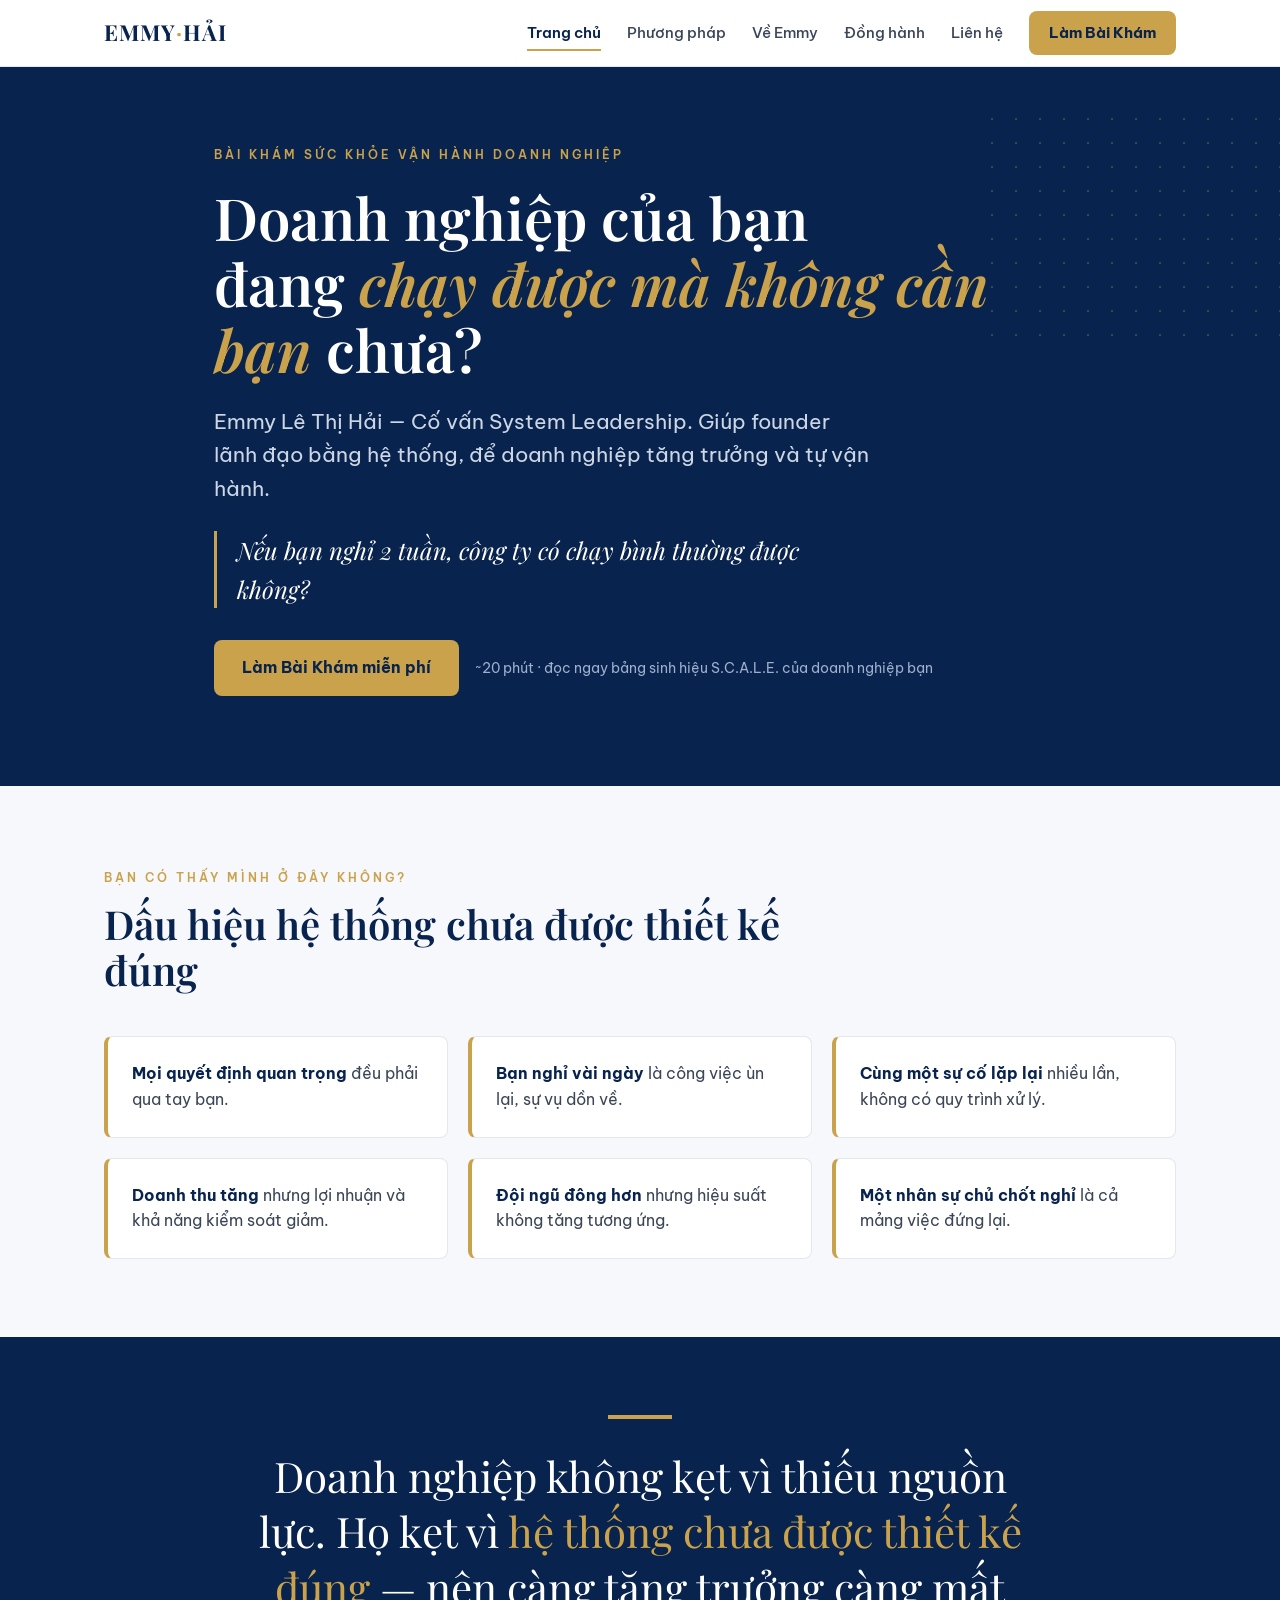
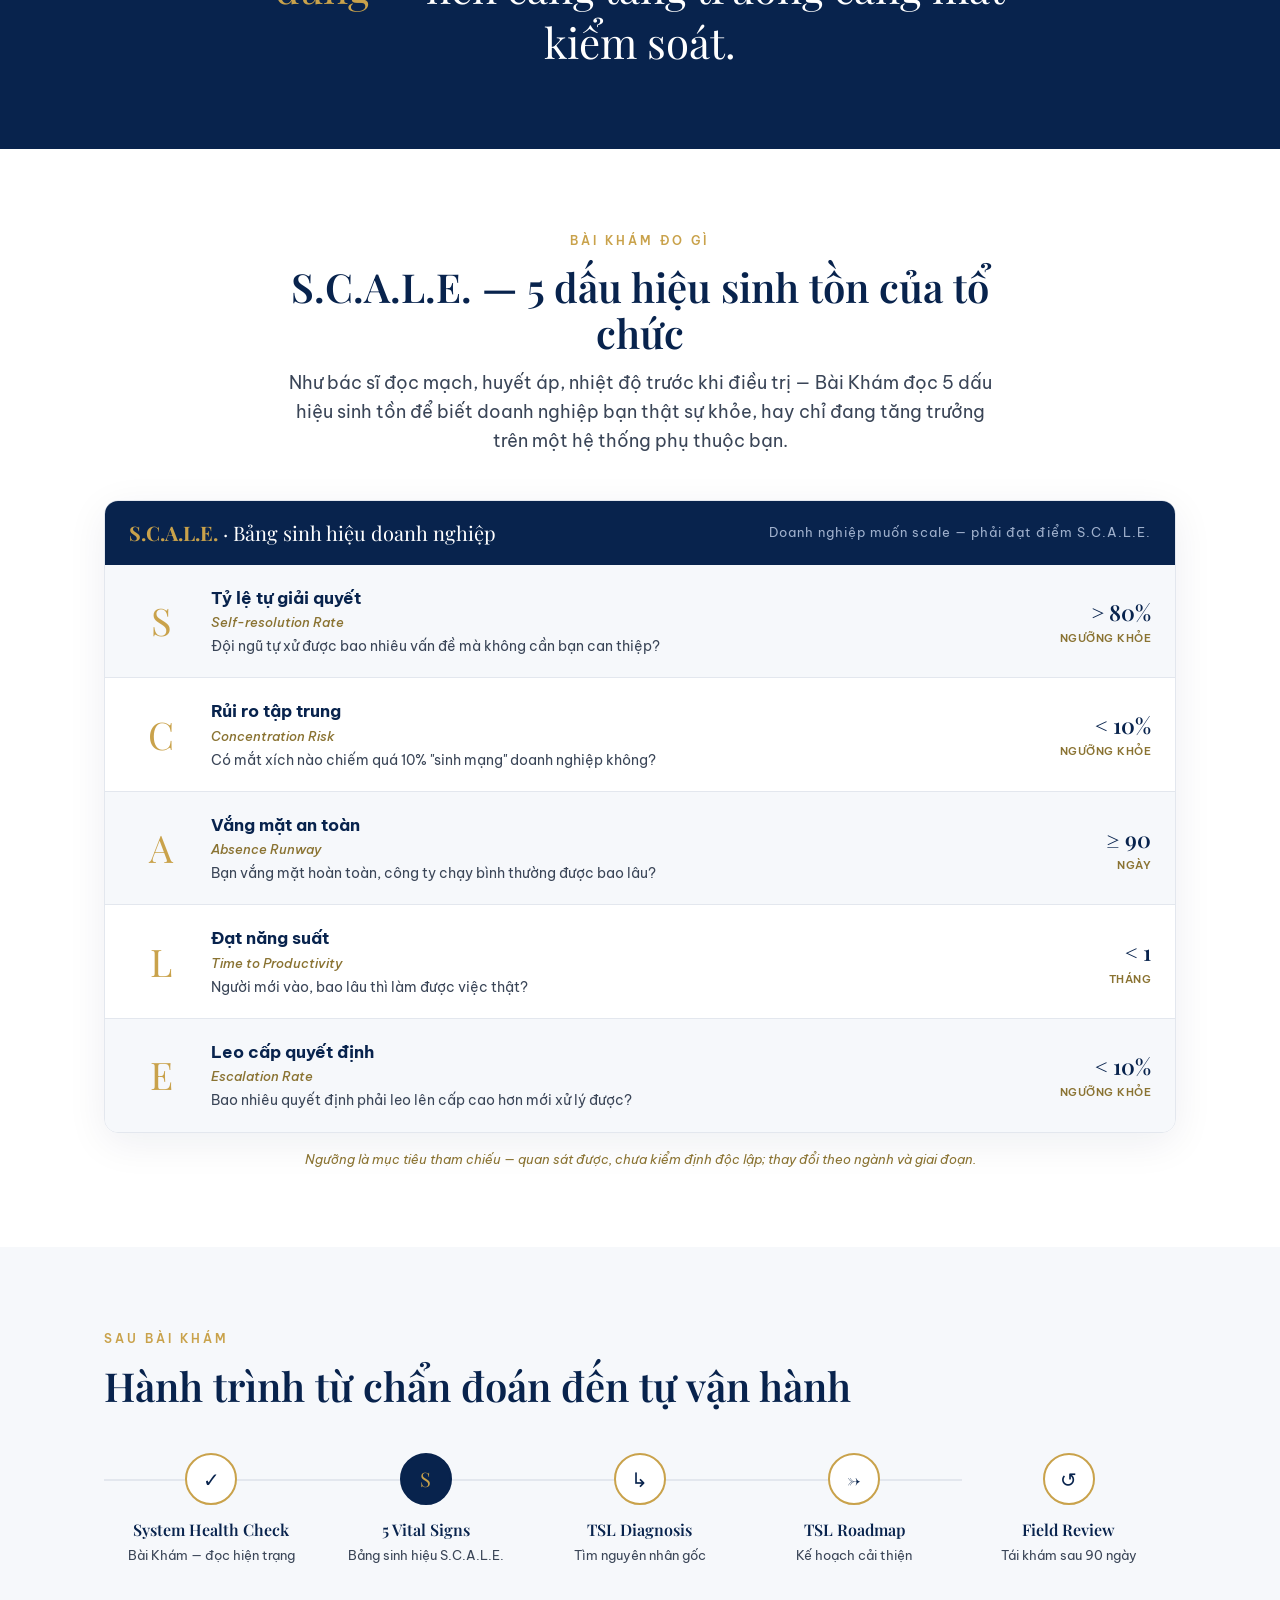
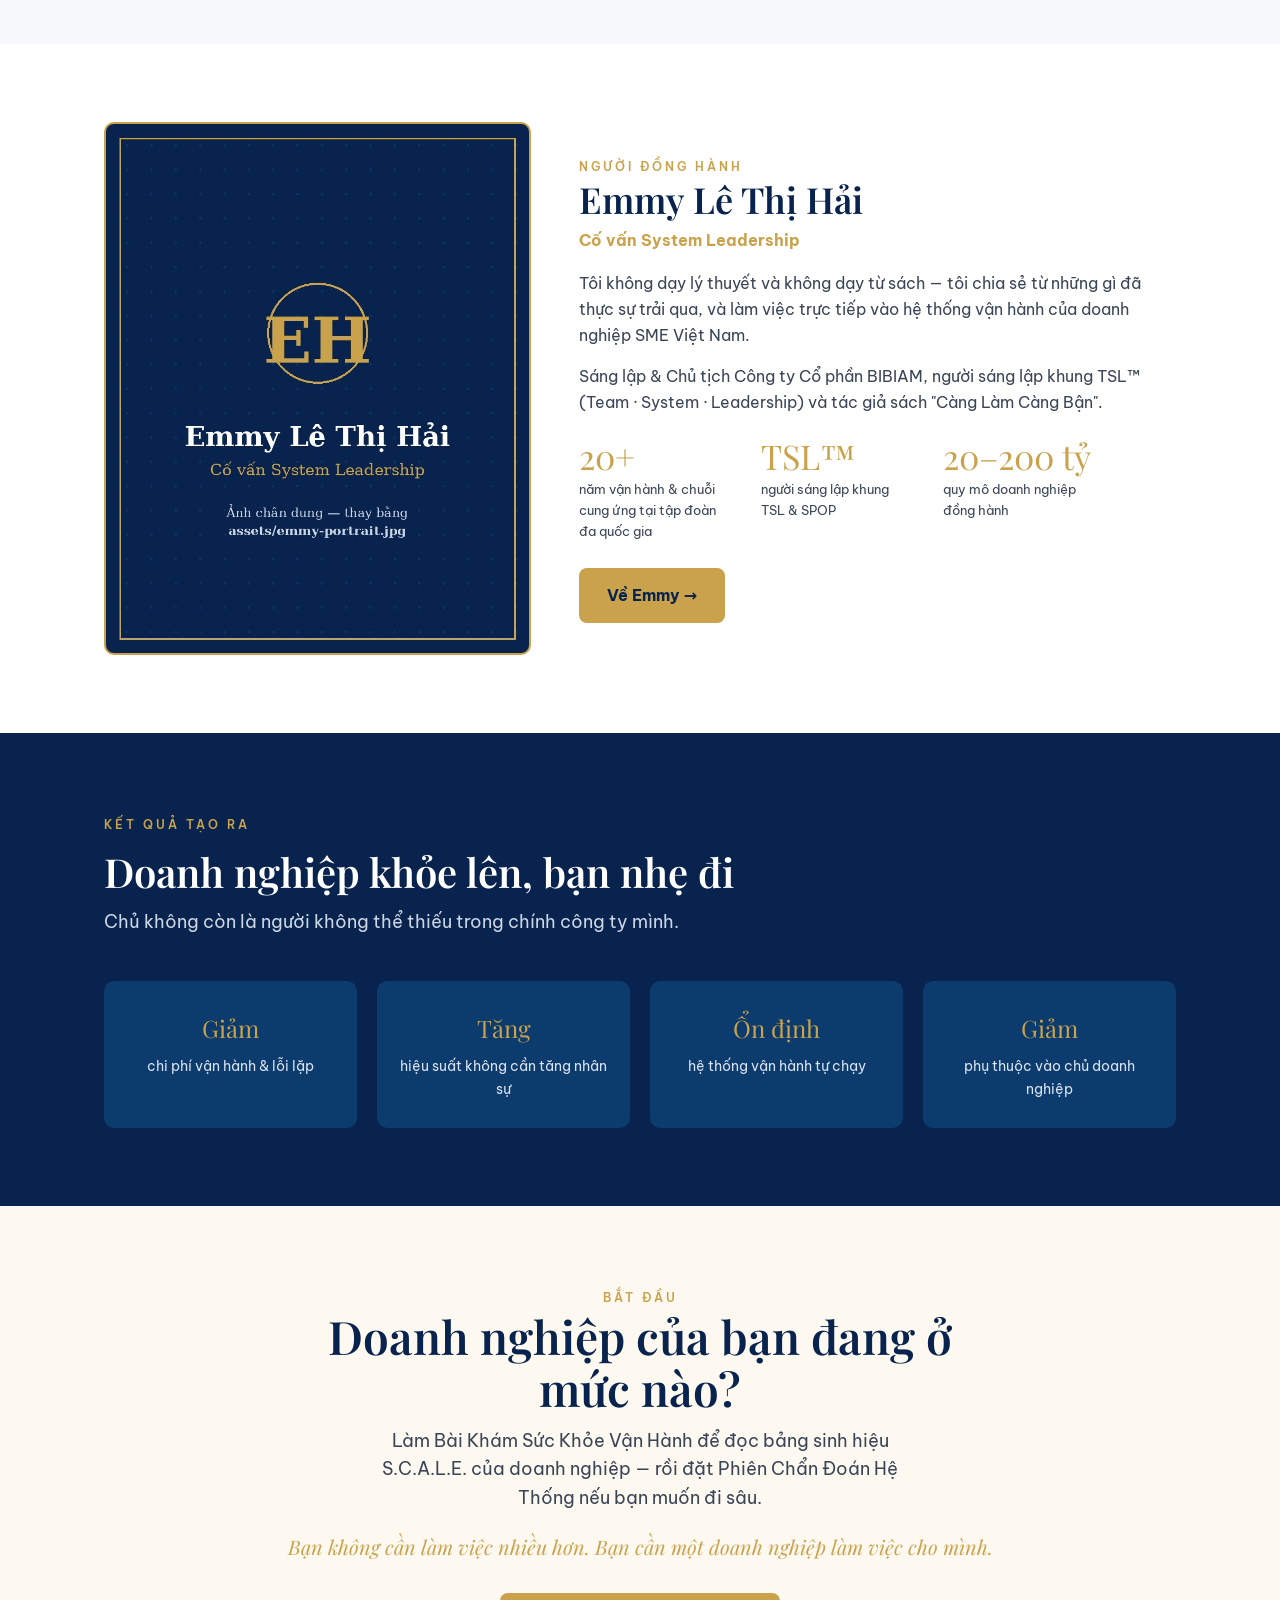
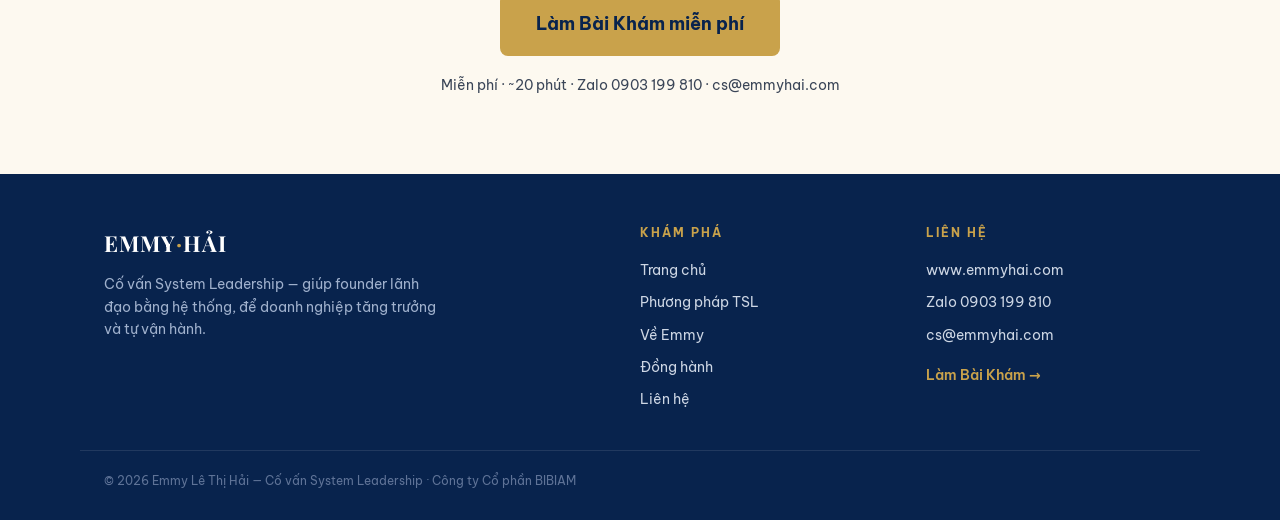
<file: index.html>
<!DOCTYPE html>
<html lang="vi">
<head>
<meta charset="utf-8">
<meta name="viewport" content="width=device-width, initial-scale=1">
<title>Emmy Lê Thị Hải — Cố vấn System Leadership | Bài Khám Sức Khỏe Vận Hành</title>
<meta name="description" content="Doanh nghiệp của bạn đang ở mức trưởng thành nào? Làm Bài Khám Sức Khỏe Vận Hành để đọc 5 dấu hiệu sinh tồn S.C.A.L.E. và biết chính xác điểm nghẽn khiến công ty phụ thuộc vào bạn.">
<link rel="canonical" href="https://www.emmyhai.com/">
<meta name="robots" content="index,follow">
<meta name="theme-color" content="#08234D">
<meta property="og:type" content="website">
<meta property="og:title" content="Emmy Lê Thị Hải — Cố vấn System Leadership">
<meta property="og:description" content="Giúp founder lãnh đạo bằng hệ thống, để doanh nghiệp tăng trưởng và tự vận hành. Làm Bài Khám Sức Khỏe Vận Hành để đọc bảng sinh hiệu S.C.A.L.E.">
<meta property="og:url" content="https://www.emmyhai.com/">
<meta property="og:site_name" content="Emmy Lê Thị Hải">
<meta property="og:image" content="https://www.emmyhai.com/assets/og-image.png">
<meta name="twitter:card" content="summary_large_image">
<link rel="icon" href="data:image/svg+xml,%3Csvg xmlns='http://www.w3.org/2000/svg' viewBox='0 0 32 32'%3E%3Crect width='32' height='32' rx='6' fill='%2308234D'/%3E%3Ccircle cx='16' cy='16' r='7' fill='%23C9A24B'/%3E%3C/svg%3E">
<link rel="preconnect" href="https://fonts.googleapis.com">
<link rel="preconnect" href="https://fonts.gstatic.com" crossorigin>
<link href="https://fonts.googleapis.com/css2?family=Playfair+Display:ital,wght@0,500;0,600;0,700;1,500&family=Be+Vietnam+Pro:wght@400;500;600;700&display=swap" rel="stylesheet">
<link rel="stylesheet" href="assets/site.css">
<script type="application/ld+json">
{
  "@context":"https://schema.org",
  "@type":"Person",
  "name":"Emmy Lê Thị Hải",
  "jobTitle":"Cố vấn System Leadership",
  "url":"https://www.emmyhai.com/",
  "worksFor":{"@type":"Organization","name":"Công ty Cổ phần BIBIAM"},
  "sameAs":[],
  "email":"cs@emmyhai.com",
  "description":"Cố vấn System Leadership — giúp founder lãnh đạo bằng hệ thống, để doanh nghiệp tăng trưởng và tự vận hành. Người sáng lập khung TSL (Team · System · Leadership)."
}
</script>
<style>
:root{
  --navy:#08234D; --navy-2:#0c3b6e; --gold:#C9A24B; --gold-soft:#fdf9f0;
  --ink:#1a2233; --ink-soft:#3a4557; --line:#e3e7ee; --bg:#ffffff; --bg-soft:#f6f8fb;
  --pf:'Playfair Display',Georgia,serif; --bvp:'Be Vietnam Pro',system-ui,sans-serif;
}
*{margin:0;padding:0;box-sizing:border-box;}
html{scroll-behavior:smooth;}
body{font-family:var(--bvp);color:var(--ink);background:var(--bg);line-height:1.6;-webkit-font-smoothing:antialiased;}
a{color:inherit;text-decoration:none;}
.wrap{max-width:1120px;margin:0 auto;padding:0 24px;}
.eyebrow{font-size:12px;letter-spacing:3px;text-transform:uppercase;color:var(--gold);font-weight:600;}
h1,h2,h3{font-family:var(--pf);color:var(--navy);line-height:1.14;font-weight:600;}
.btn{display:inline-flex;align-items:center;gap:8px;background:var(--gold);color:var(--navy);font-family:var(--bvp);font-weight:700;font-size:16px;padding:15px 28px;border-radius:8px;border:none;cursor:pointer;transition:transform .15s ease,box-shadow .15s ease;}
.btn:hover{transform:translateY(-2px);box-shadow:0 8px 24px rgba(201,162,75,.35);}
.btn:focus-visible{outline:3px solid var(--navy);outline-offset:2px;}
.btn-ghost{background:transparent;color:#fff;border:1.5px solid var(--gold);}
.btn-ghost:hover{background:rgba(201,162,75,.12);box-shadow:none;}

/* HERO */
.hero{background:var(--navy);color:#fff;padding:78px 0 90px;position:relative;overflow:hidden;}
.hero:before{content:"";position:absolute;top:40px;right:-40px;width:340px;height:240px;background-image:radial-gradient(var(--gold) 1.5px,transparent 1.5px);background-size:24px 24px;opacity:.28;}
.hero .wrap{position:relative;z-index:1;max-width:900px;}
.hero .eyebrow{margin-bottom:20px;}
.hero h1{color:#fff;font-size:clamp(34px,5.4vw,58px);margin-bottom:22px;}
.hero h1 em{font-style:italic;color:var(--gold);}
.hero .sub{font-size:clamp(17px,2.2vw,21px);color:#cdd6e4;max-width:660px;margin-bottom:14px;}
.hero .hook{font-family:var(--pf);font-style:italic;font-size:clamp(19px,2.4vw,24px);color:#fff;margin:26px 0 32px;padding-left:20px;border-left:3px solid var(--gold);max-width:640px;}
.hero-cta{display:flex;gap:16px;flex-wrap:wrap;align-items:center;}
.hero-cta .micro{font-size:14px;color:#9fb0cc;}

/* SECTION base */
section{padding:78px 0;}
.sec-head{max-width:720px;margin-bottom:44px;}
.sec-head h2{font-size:clamp(28px,3.6vw,40px);margin:12px 0 14px;}
.sec-head p{font-size:18px;color:var(--ink-soft);}

/* PAIN */
.pain{background:var(--bg-soft);}
.pain-grid{display:grid;grid-template-columns:repeat(3,1fr);gap:20px;}
.pain-card{background:#fff;border:1px solid var(--line);border-left:4px solid var(--gold);border-radius:8px;padding:24px;font-size:16px;color:var(--ink-soft);}
.pain-card b{color:var(--navy);}

/* INSIGHT */
.insight{background:var(--navy);color:#fff;text-align:center;}
.insight .wrap{max-width:820px;}
.insight .line{width:64px;height:4px;background:var(--gold);margin:0 auto 30px;}
.insight p{font-family:var(--pf);font-size:clamp(26px,4vw,42px);line-height:1.32;color:#fff;}
.insight em{color:var(--gold);font-style:normal;}

/* SCALE — signature */
.scale .sec-head{margin-left:auto;margin-right:auto;text-align:center;}
.vitals{border:1px solid var(--line);border-radius:14px;overflow:hidden;box-shadow:0 10px 40px rgba(8,35,77,.07);}
.vitals-top{background:var(--navy);color:#fff;padding:16px 24px;display:flex;align-items:center;justify-content:space-between;flex-wrap:wrap;gap:8px;}
.vitals-top .t{font-family:var(--pf);font-size:20px;color:#fff;}
.vitals-top .t b{color:var(--gold);}
.vitals-top .pulse{font-size:13px;color:#9fb0cc;letter-spacing:1px;}
.vital{display:grid;grid-template-columns:64px 1fr 120px;align-items:center;gap:18px;padding:20px 24px;border-bottom:1px solid var(--line);}
.vital:last-child{border-bottom:none;}
.vital:nth-child(even){background:var(--bg-soft);}
.vital .letter{font-family:var(--pf);font-size:38px;color:var(--gold);text-align:center;line-height:1;}
.vital .nm{font-weight:700;color:var(--navy);font-size:17px;}
.vital .nm .en{display:block;font-weight:500;font-size:12.5px;color:#8a7332;font-style:italic;}
.vital .q{font-size:14px;color:var(--ink-soft);margin-top:3px;}
.vital .thr{text-align:right;font-family:var(--pf);font-size:22px;color:var(--navy);font-weight:600;}
.vital .thr span{display:block;font-family:var(--bvp);font-size:11px;color:#8a7332;font-weight:600;letter-spacing:.5px;text-transform:uppercase;}
.scale-note{text-align:center;font-size:13px;color:#8a7332;font-style:italic;margin-top:16px;}

/* PROCESS */
.process{background:var(--bg-soft);}
.steps{display:grid;grid-template-columns:repeat(5,1fr);gap:0;position:relative;}
.step{text-align:center;padding:0 12px;position:relative;}
.step:not(:last-child):after{content:"";position:absolute;top:26px;right:-0;width:100%;height:2px;background:var(--line);z-index:0;}
.step .dot{width:52px;height:52px;border-radius:50%;background:#fff;border:2px solid var(--gold);color:var(--navy);font-family:var(--pf);font-size:20px;display:flex;align-items:center;justify-content:center;margin:0 auto 16px;position:relative;z-index:1;}
.step.hl .dot{background:var(--navy);color:var(--gold);border-color:var(--navy);}
.step h3{font-size:16px;margin-bottom:6px;}
.step p{font-size:13px;color:var(--ink-soft);}

/* ABOUT */
.about-grid{display:grid;grid-template-columns:1fr 1.4fr;gap:48px;align-items:center;}
.about-photo{aspect-ratio:4/5;border:2px solid var(--gold);border-radius:10px;background:var(--gold-soft);background-size:cover;background-position:center 18%;background-repeat:no-repeat;display:flex;align-items:center;justify-content:center;text-align:center;color:#b39a5f;font-size:14px;padding:20px;line-height:1.6;}
.about h2{font-size:clamp(26px,3.4vw,36px);margin-bottom:8px;}
.about .role{color:var(--gold);font-weight:700;margin-bottom:18px;}
.about p{color:var(--ink-soft);margin-bottom:16px;font-size:16px;}
.stats{display:flex;gap:32px;margin-top:24px;flex-wrap:wrap;}
.stat .n{font-family:var(--pf);font-size:34px;color:var(--gold);line-height:1;}
.stat .l{font-size:13px;color:var(--ink-soft);margin-top:6px;max-width:150px;}

/* RESULTS */
.results{background:var(--navy);color:#fff;}
.results .sec-head h2{color:#fff;}
.results .sec-head p{color:#cdd6e4;}
.res-grid{display:grid;grid-template-columns:repeat(4,1fr);gap:20px;}
.res-card{background:var(--navy-2);border-radius:10px;padding:28px 22px;text-align:center;}
.res-card .big{font-family:var(--pf);font-size:24px;color:var(--gold);margin-bottom:8px;}
.res-card p{font-size:14px;color:#dbe3f0;}

/* FINAL CTA */
.final{background:var(--gold-soft);text-align:center;}
.final .wrap{max-width:760px;}
.final h2{font-size:clamp(30px,4.4vw,46px);margin-bottom:12px;}
.final .line{font-family:var(--pf);font-style:italic;font-size:20px;color:var(--gold);margin:18px 0 30px;}
.final .micro{font-size:14px;color:var(--ink-soft);margin-top:18px;}

/* reveal */
.reveal{opacity:0;transform:translateY(18px);transition:opacity .6s ease,transform .6s ease;}
.reveal.in{opacity:1;transform:none;}

/* RESPONSIVE */
@media(max-width:900px){
  .pain-grid{grid-template-columns:1fr 1fr;}
  .steps{grid-template-columns:1fr 1fr 1fr;gap:28px 12px;}
  .step:after{display:none;}
  .about-grid{grid-template-columns:1fr;gap:28px;}
  .about-photo{max-width:280px;}
  .res-grid{grid-template-columns:1fr 1fr;}
}
@media(max-width:620px){
  section{padding:56px 0;}
  .hero{padding:56px 0 64px;}
  .pain-grid{grid-template-columns:1fr;}
  .vital{grid-template-columns:44px 1fr;gap:12px;}
  .vital .thr{grid-column:2;text-align:left;}
  .steps{grid-template-columns:1fr 1fr;}
  .res-grid{grid-template-columns:1fr;}
  .foot-grid{flex-direction:column;align-items:flex-start;}
}
@media(prefers-reduced-motion:reduce){
  html{scroll-behavior:auto;}
  .reveal{opacity:1;transform:none;transition:none;}
  .btn{transition:none;}
}
</style>
</head>
<body>

<header class="site-header">
  <div class="site-nav-wrap">
    <a class="site-logo" href="index.html">EMMY<span>·</span>HẢI</a>
    <button class="site-burger" aria-label="Mở menu" aria-expanded="false"><span></span><span></span><span></span></button>
    <nav class="site-menu" aria-label="Điều hướng chính">
      <a href="index.html" class="active" aria-current="page">Trang chủ</a>
      <a href="phuong-phap.html">Phương pháp</a>
      <a href="ve-emmy.html">Về Emmy</a>
      <a href="dong-hanh.html">Đồng hành</a>
      <a href="lien-he.html">Liên hệ</a>
      <a class="site-cta" href="bai-kham.html">Làm Bài Khám</a>
    </nav>
  </div>
</header>

<!-- HERO -->
<section class="hero">
  <div class="wrap">
    <div class="eyebrow">Bài Khám Sức Khỏe Vận Hành Doanh Nghiệp</div>
    <h1>Doanh nghiệp của bạn<br>đang <em>chạy được mà không cần bạn</em> chưa?</h1>
    <p class="sub">Emmy Lê Thị Hải — Cố vấn System Leadership. Giúp founder lãnh đạo bằng hệ thống, để doanh nghiệp tăng trưởng và tự vận hành.</p>
    <div class="hook">Nếu bạn nghỉ 2 tuần, công ty có chạy bình thường được không?</div>
    <div class="hero-cta">
      <a class="btn" href="bai-kham.html">Làm Bài Khám miễn phí</a>
      <span class="micro">~20 phút · đọc ngay bảng sinh hiệu S.C.A.L.E. của doanh nghiệp bạn</span>
    </div>
  </div>
</section>

<!-- PAIN -->
<section class="pain">
  <div class="wrap">
    <div class="sec-head reveal">
      <span class="eyebrow">Bạn có thấy mình ở đây không?</span>
      <h2>Dấu hiệu hệ thống chưa được thiết kế đúng</h2>
    </div>
    <div class="pain-grid">
      <div class="pain-card reveal"><b>Mọi quyết định quan trọng</b> đều phải qua tay bạn.</div>
      <div class="pain-card reveal"><b>Bạn nghỉ vài ngày</b> là công việc ùn lại, sự vụ dồn về.</div>
      <div class="pain-card reveal"><b>Cùng một sự cố lặp lại</b> nhiều lần, không có quy trình xử lý.</div>
      <div class="pain-card reveal"><b>Doanh thu tăng</b> nhưng lợi nhuận và khả năng kiểm soát giảm.</div>
      <div class="pain-card reveal"><b>Đội ngũ đông hơn</b> nhưng hiệu suất không tăng tương ứng.</div>
      <div class="pain-card reveal"><b>Một nhân sự chủ chốt nghỉ</b> là cả mảng việc đứng lại.</div>
    </div>
  </div>
</section>

<!-- INSIGHT -->
<section class="insight">
  <div class="wrap reveal">
    <div class="line"></div>
    <p>Doanh nghiệp không kẹt vì thiếu nguồn lực. Họ kẹt vì <em>hệ thống chưa được thiết kế đúng</em> — nên càng tăng trưởng càng mất kiểm soát.</p>
  </div>
</section>

<!-- SCALE signature -->
<section class="scale">
  <div class="wrap">
    <div class="sec-head reveal">
      <span class="eyebrow">Bài Khám đo gì</span>
      <h2>S.C.A.L.E. — 5 dấu hiệu sinh tồn của tổ chức</h2>
      <p>Như bác sĩ đọc mạch, huyết áp, nhiệt độ trước khi điều trị — Bài Khám đọc 5 dấu hiệu sinh tồn để biết doanh nghiệp bạn thật sự khỏe, hay chỉ đang tăng trưởng trên một hệ thống phụ thuộc bạn.</p>
    </div>
    <div class="vitals reveal">
      <div class="vitals-top">
        <div class="t"><b>S.C.A.L.E.</b> · Bảng sinh hiệu doanh nghiệp</div>
        <div class="pulse">Doanh nghiệp muốn scale — phải đạt điểm S.C.A.L.E.</div>
      </div>
      <div class="vital">
        <div class="letter">S</div>
        <div><div class="nm">Tỷ lệ tự giải quyết<span class="en">Self-resolution Rate</span></div><div class="q">Đội ngũ tự xử được bao nhiêu vấn đề mà không cần bạn can thiệp?</div></div>
        <div class="thr">&gt; 80%<span>Ngưỡng khỏe</span></div>
      </div>
      <div class="vital">
        <div class="letter">C</div>
        <div><div class="nm">Rủi ro tập trung<span class="en">Concentration Risk</span></div><div class="q">Có mắt xích nào chiếm quá 10% "sinh mạng" doanh nghiệp không?</div></div>
        <div class="thr">&lt; 10%<span>Ngưỡng khỏe</span></div>
      </div>
      <div class="vital">
        <div class="letter">A</div>
        <div><div class="nm">Vắng mặt an toàn<span class="en">Absence Runway</span></div><div class="q">Bạn vắng mặt hoàn toàn, công ty chạy bình thường được bao lâu?</div></div>
        <div class="thr">≥ 90<span>ngày</span></div>
      </div>
      <div class="vital">
        <div class="letter">L</div>
        <div><div class="nm">Đạt năng suất<span class="en">Time to Productivity</span></div><div class="q">Người mới vào, bao lâu thì làm được việc thật?</div></div>
        <div class="thr">&lt; 1<span>tháng</span></div>
      </div>
      <div class="vital">
        <div class="letter">E</div>
        <div><div class="nm">Leo cấp quyết định<span class="en">Escalation Rate</span></div><div class="q">Bao nhiêu quyết định phải leo lên cấp cao hơn mới xử lý được?</div></div>
        <div class="thr">&lt; 10%<span>Ngưỡng khỏe</span></div>
      </div>
    </div>
    <p class="scale-note">Ngưỡng là mục tiêu tham chiếu — quan sát được, chưa kiểm định độc lập; thay đổi theo ngành và giai đoạn.</p>
  </div>
</section>

<!-- PROCESS -->
<section class="process">
  <div class="wrap">
    <div class="sec-head reveal" style="max-width:760px;">
      <span class="eyebrow">Sau Bài Khám</span>
      <h2>Hành trình từ chẩn đoán đến tự vận hành</h2>
    </div>
    <div class="steps">
      <div class="step reveal"><div class="dot">✓</div><h3>System Health Check</h3><p>Bài Khám — đọc hiện trạng</p></div>
      <div class="step reveal hl"><div class="dot">S</div><h3>5 Vital Signs</h3><p>Bảng sinh hiệu S.C.A.L.E.</p></div>
      <div class="step reveal"><div class="dot">↳</div><h3>TSL Diagnosis</h3><p>Tìm nguyên nhân gốc</p></div>
      <div class="step reveal"><div class="dot">→</div><h3>TSL Roadmap</h3><p>Kế hoạch cải thiện</p></div>
      <div class="step reveal"><div class="dot">↺</div><h3>Field Review</h3><p>Tái khám sau 90 ngày</p></div>
    </div>
  </div>
</section>

<!-- ABOUT -->
<section class="about">
  <div class="wrap about-grid">
    <div class="about-photo reveal" role="img" aria-label="Chân dung Emmy Lê Thị Hải" style="background-image:url('assets/emmy-portrait.jpg');"></div>
    <div class="reveal">
      <span class="eyebrow">Người đồng hành</span>
      <h2>Emmy Lê Thị Hải</h2>
      <div class="role">Cố vấn System Leadership</div>
      <p>Tôi không dạy lý thuyết và không dạy từ sách — tôi chia sẻ từ những gì đã thực sự trải qua, và làm việc trực tiếp vào hệ thống vận hành của doanh nghiệp SME Việt Nam.</p>
      <p>Sáng lập &amp; Chủ tịch Công ty Cổ phần BIBIAM, người sáng lập khung TSL™ (Team · System · Leadership) và tác giả sách "Càng Làm Càng Bận".</p>
      <div class="stats">
        <div class="stat"><div class="n">20+</div><div class="l">năm vận hành &amp; chuỗi cung ứng tại tập đoàn đa quốc gia</div></div>
        <div class="stat"><div class="n">TSL™</div><div class="l">người sáng lập khung TSL &amp; SPOP</div></div>
        <div class="stat"><div class="n">20–200 tỷ</div><div class="l">quy mô doanh nghiệp đồng hành</div></div>
      </div>
      <div style="margin-top:26px;"><a class="btn" href="ve-emmy.html">Về Emmy →</a></div>
    </div>
  </div>
</section>

<!-- RESULTS -->
<section class="results">
  <div class="wrap">
    <div class="sec-head reveal">
      <span class="eyebrow">Kết quả tạo ra</span>
      <h2>Doanh nghiệp khỏe lên, bạn nhẹ đi</h2>
      <p>Chủ không còn là người không thể thiếu trong chính công ty mình.</p>
    </div>
    <div class="res-grid">
      <div class="res-card reveal"><div class="big">Giảm</div><p>chi phí vận hành &amp; lỗi lặp</p></div>
      <div class="res-card reveal"><div class="big">Tăng</div><p>hiệu suất không cần tăng nhân sự</p></div>
      <div class="res-card reveal"><div class="big">Ổn định</div><p>hệ thống vận hành tự chạy</p></div>
      <div class="res-card reveal"><div class="big">Giảm</div><p>phụ thuộc vào chủ doanh nghiệp</p></div>
    </div>
  </div>
</section>

<!-- FINAL CTA -->
<section class="final" id="bai-kham">
  <div class="wrap reveal">
    <span class="eyebrow">Bắt đầu</span>
    <h2>Doanh nghiệp của bạn đang ở mức nào?</h2>
    <p style="font-size:18px;color:var(--ink-soft);max-width:560px;margin:0 auto;">Làm Bài Khám Sức Khỏe Vận Hành để đọc bảng sinh hiệu S.C.A.L.E. của doanh nghiệp — rồi đặt Phiên Chẩn Đoán Hệ Thống nếu bạn muốn đi sâu.</p>
    <div class="line">Bạn không cần làm việc nhiều hơn. Bạn cần một doanh nghiệp làm việc cho mình.</div>
    <a class="btn" href="bai-kham.html" style="font-size:18px;padding:17px 36px;">Làm Bài Khám miễn phí</a>
    <p class="micro">Miễn phí · ~20 phút · Zalo 0903 199 810 · cs@emmyhai.com</p>
  </div>
</section>

<footer class="site-footer">
  <div class="site-foot-wrap">
    <div class="site-foot-brand">
      <div class="site-foot-logo">EMMY<span>·</span>HẢI</div>
      <p>Cố vấn System Leadership — giúp founder lãnh đạo bằng hệ thống, để doanh nghiệp tăng trưởng và tự vận hành.</p>
    </div>
    <div class="site-foot-col">
      <h4>Khám phá</h4>
      <a href="index.html">Trang chủ</a>
      <a href="phuong-phap.html">Phương pháp TSL</a>
      <a href="ve-emmy.html">Về Emmy</a>
      <a href="dong-hanh.html">Đồng hành</a>
      <a href="lien-he.html">Liên hệ</a>
    </div>
    <div class="site-foot-col">
      <h4>Liên hệ</h4>
      <a href="https://www.emmyhai.com">www.emmyhai.com</a>
      <a href="https://zalo.me/0903199810">Zalo 0903 199 810</a>
      <a href="mailto:cs@emmyhai.com">cs@emmyhai.com</a>
      <a href="bai-kham.html" class="site-foot-cta">Làm Bài Khám →</a>
    </div>
  </div>
  <div class="site-foot-base">© 2026 Emmy Lê Thị Hải — Cố vấn System Leadership · Công ty Cổ phần BIBIAM</div>
</footer>

<script src="assets/site.js"></script>
</body>
</html>
</file>
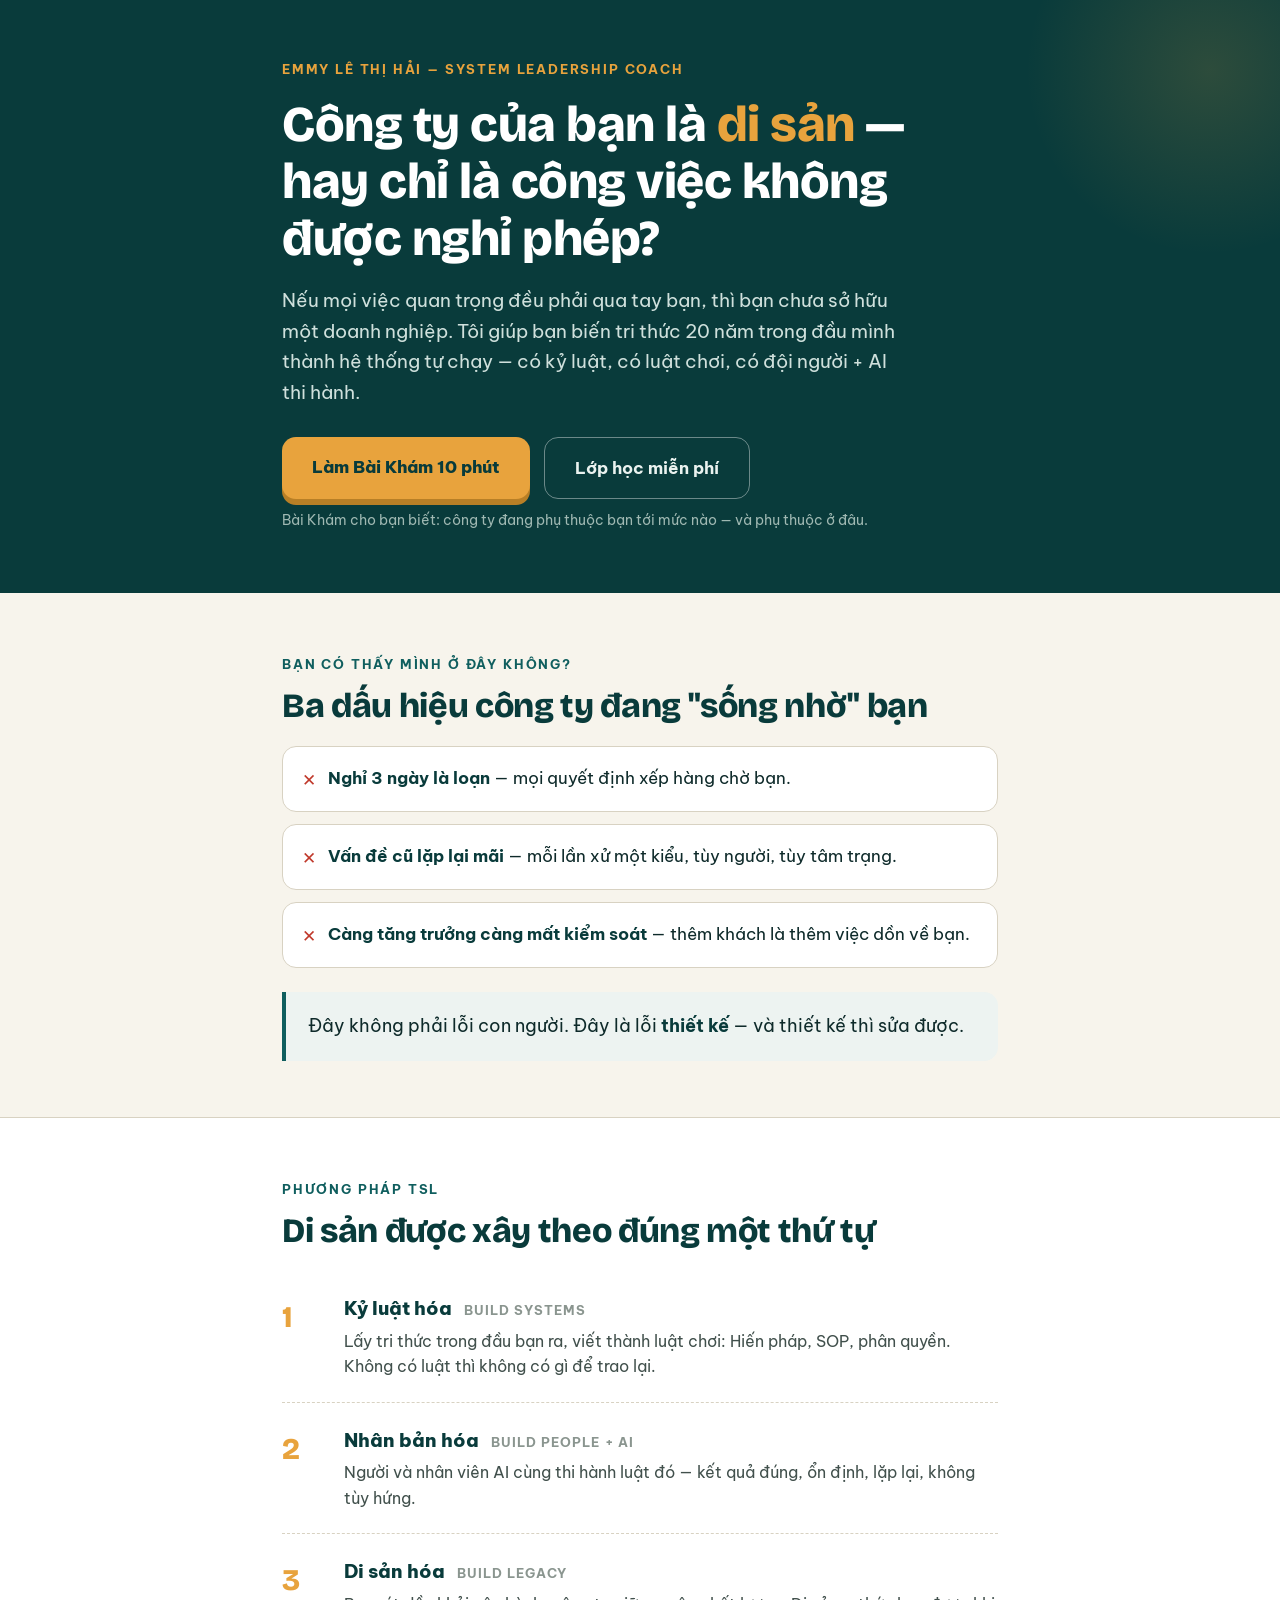
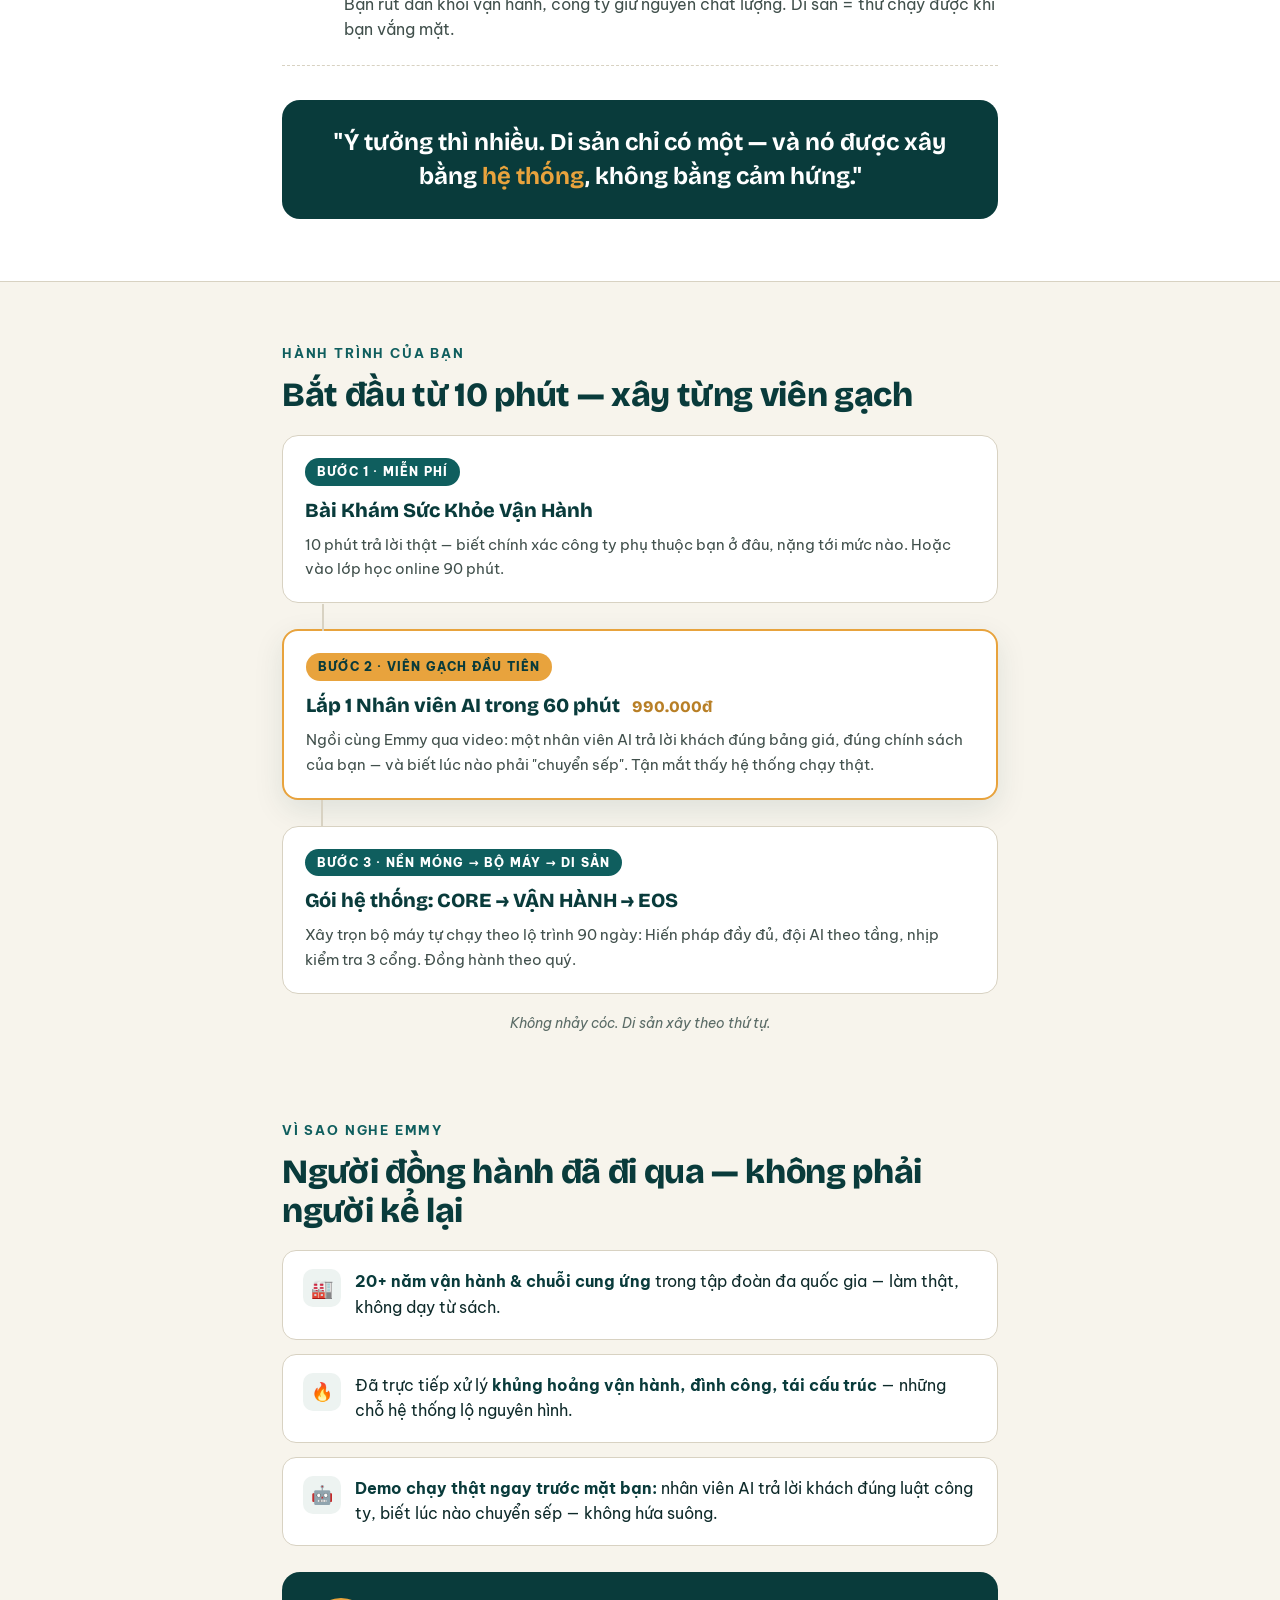
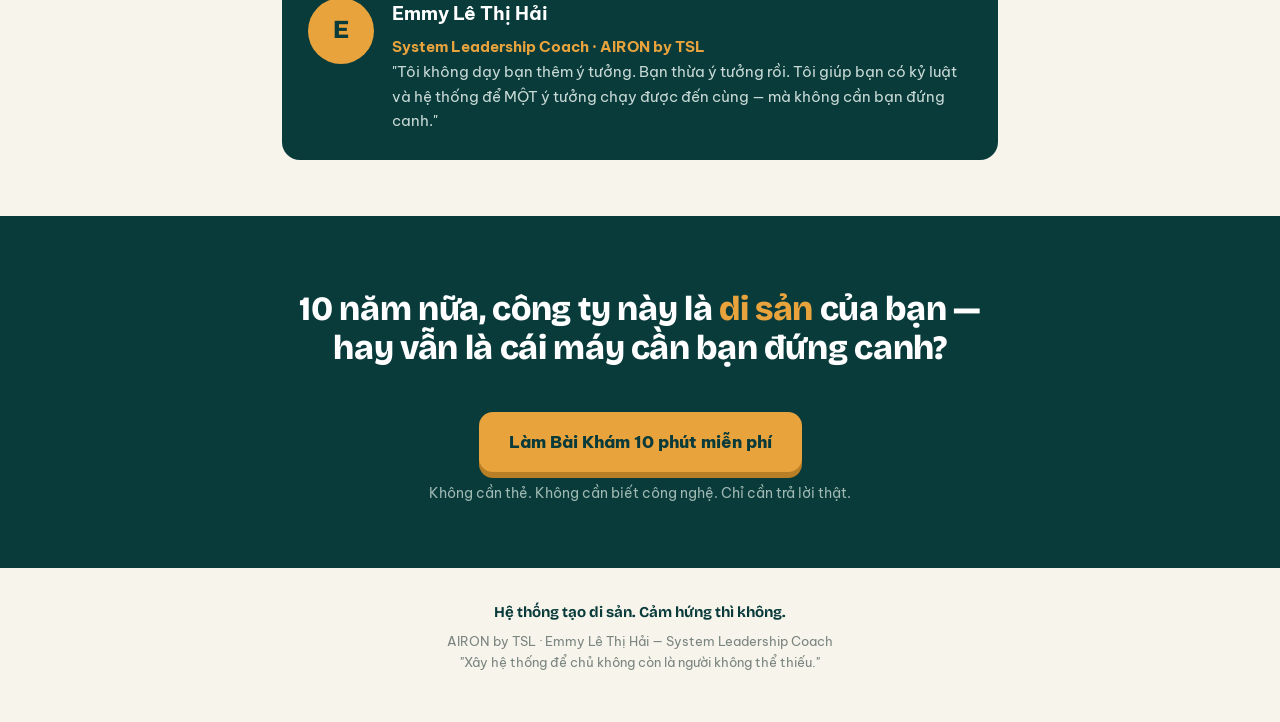
<file: airon-web/index.html>
<!DOCTYPE html>
<html lang="vi">
<head>
<meta charset="UTF-8">
<meta name="viewport" content="width=device-width, initial-scale=1.0">
<title>Emmy Lê Thị Hải — System Leadership Coach | Hệ thống tạo di sản</title>
<meta name="description" content="Tôi giúp chủ doanh nghiệp SME biến tri thức trong đầu mình thành hệ thống tự chạy — để công ty lớn lên mà không cần họ phải có mặt.">
<meta property="og:title" content="Công ty của bạn là DI SẢN — hay chỉ là công việc không được nghỉ phép?">
<meta property="og:description" content="Emmy Lê Thị Hải — System Leadership Coach. Hệ thống tạo di sản. Cảm hứng thì không.">
<link rel="preconnect" href="https://fonts.googleapis.com">
<link rel="preconnect" href="https://fonts.gstatic.com" crossorigin>
<link href="https://fonts.googleapis.com/css2?family=Be+Vietnam+Pro:ital,wght@0,400;0,500;0,700;0,800;1,400&family=Bricolage+Grotesque:opsz,wght@12..96,500;12..96,700;12..96,800&display=swap" rel="stylesheet">
<style>
:root{
  --ink:#0E2A2A; --teal:#0F5E5E; --teal-deep:#093B3B;
  --gold:#E8A33D; --gold-deep:#B87F26;
  --paper:#F7F4EC; --line:#D8D2C2;
}
*{margin:0;padding:0;box-sizing:border-box}
html{scroll-behavior:smooth}
body{font-family:'Be Vietnam Pro',system-ui,sans-serif;color:var(--ink);background:var(--paper);line-height:1.65;font-size:17px}
.wrap{max-width:760px;margin:0 auto;padding:0 22px}
.eyebrow{font-size:13px;font-weight:700;letter-spacing:.14em;text-transform:uppercase;color:var(--teal)}
h1,h2{font-family:'Bricolage Grotesque','Be Vietnam Pro',sans-serif;line-height:1.14;letter-spacing:-.01em}
section{padding:56px 0}
h2{font-size:clamp(25px,5.4vw,34px);font-weight:800;color:var(--teal-deep);margin:10px 0 20px}
.btn{display:inline-block;text-align:center;background:var(--gold);color:var(--teal-deep);font-weight:800;font-size:17px;padding:16px 30px;border:none;border-radius:14px;cursor:pointer;text-decoration:none;box-shadow:0 6px 0 var(--gold-deep);transition:transform .08s,box-shadow .08s}
.btn:active{transform:translateY(4px);box-shadow:0 2px 0 var(--gold-deep)}
.btn.ghost{background:transparent;color:#EAF2EF;border:1.5px solid rgba(255,255,255,.4);box-shadow:none;font-weight:700}
.btn.wide{display:block;width:100%}
.note{font-size:13.5px;color:#5A6B66;margin-top:10px}

/* ===== KHỐI 1 — HERO ===== */
.hero{background:var(--teal-deep);color:#F2EFE6;padding:54px 0 62px;position:relative;overflow:hidden}
.hero::after{content:"";position:absolute;right:-140px;top:-140px;width:420px;height:420px;border-radius:50%;
  background:radial-gradient(circle,rgba(232,163,61,.16),transparent 62%);pointer-events:none}
.hero .eyebrow{color:var(--gold)}
.hero h1{font-size:clamp(31px,7.4vw,50px);font-weight:800;color:#fff;margin:14px 0 18px}
.hero h1 em{font-style:normal;color:var(--gold)}
.hero .sub{font-size:18.5px;color:#CFE0DC;max-width:620px}
.hero .ctas{display:flex;gap:14px;flex-wrap:wrap;margin-top:30px}
.hero .note{color:#9FB8B2}

/* ===== KHỐI 2 — NỖI ĐAU ===== */
.pain-list{list-style:none;display:grid;gap:12px}
.pain-list li{background:#fff;border:1px solid var(--line);border-radius:14px;padding:17px 19px;display:flex;gap:12px;align-items:flex-start}
.pain-list li::before{content:"✕";color:#C0392B;font-weight:800;margin-top:2px}
.pain-list b{color:var(--teal-deep)}
.pivot{margin-top:24px;padding:20px 22px;border-left:4px solid var(--teal);background:#EDF3F1;border-radius:0 14px 14px 0;font-size:17.5px}
.pivot b{color:var(--teal-deep)}

/* ===== KHỐI 3 — PHƯƠNG PHÁP ===== */
.method{background:#fff;border-top:1px solid var(--line);border-bottom:1px solid var(--line)}
.step{display:flex;gap:18px;padding:22px 0;border-bottom:1px dashed var(--line)}
.step:last-of-type{border-bottom:none}
.step .no{font-family:'Bricolage Grotesque',sans-serif;font-weight:800;font-size:30px;color:var(--gold);min-width:44px}
.step h3{font-size:18.5px;font-weight:800;color:var(--teal-deep);margin-bottom:5px}
.step h3 span{font-size:13px;font-weight:700;color:#8A958F;letter-spacing:.08em;text-transform:uppercase;margin-left:8px}
.step p{font-size:15.5px;color:#41504C}
.bigquote{margin:34px 0 6px;padding:26px 24px;background:var(--teal-deep);border-radius:18px;color:#fff;
  font-family:'Bricolage Grotesque',sans-serif;font-weight:700;font-size:clamp(19px,4.6vw,24px);line-height:1.4;text-align:center}
.bigquote em{font-style:normal;color:var(--gold)}

/* ===== KHỐI 4 — HÀNH TRÌNH ===== */
.ladder{display:grid;gap:0;margin-top:6px}
.rung{background:#fff;border:1px solid var(--line);border-radius:16px;padding:20px 22px;position:relative}
.rung + .rung{margin-top:26px}
.rung + .rung::before{content:"";position:absolute;left:38px;top:-27px;width:2px;height:27px;background:var(--line)}
.rung .lvl{display:inline-block;font-size:12px;font-weight:800;letter-spacing:.1em;text-transform:uppercase;color:#fff;background:var(--teal);border-radius:999px;padding:4px 12px;margin-bottom:8px}
.rung.hot{border:2px solid var(--gold);box-shadow:0 10px 30px rgba(9,59,59,.10)}
.rung.hot .lvl{background:var(--gold);color:var(--teal-deep)}
.rung h3{font-family:'Bricolage Grotesque',sans-serif;font-size:20px;font-weight:800;color:var(--teal-deep);margin-bottom:6px}
.rung h3 .price{color:var(--gold-deep);font-size:16px;margin-left:8px}
.rung p{font-size:15px;color:#41504C}
.ladder-note{text-align:center;font-size:14px;color:#5A6B66;margin-top:18px;font-style:italic}

/* ===== KHỐI 5 — UY TÍN ===== */
.proof{display:grid;gap:14px}
.proof-card{background:#fff;border:1px solid var(--line);border-radius:14px;padding:18px 20px;display:flex;gap:14px;align-items:flex-start}
.proof-card .ic{min-width:38px;height:38px;border-radius:10px;background:#EDF3F1;display:grid;place-items:center;font-size:18px}
.proof-card p{font-size:15.5px}
.proof-card b{color:var(--teal-deep)}
.emmy-box{margin-top:26px;display:flex;gap:18px;align-items:flex-start;background:var(--teal-deep);color:#E8EFEC;border-radius:18px;padding:26px}
.emmy-box .avatar{min-width:66px;height:66px;border-radius:50%;background:var(--gold);display:grid;place-items:center;font-family:'Bricolage Grotesque',sans-serif;font-weight:800;font-size:26px;color:var(--teal-deep)}
.emmy-box h3{color:#fff;font-size:19px;margin-bottom:6px}
.emmy-box p{font-size:15px;color:#C9DAD6}
.emmy-box .tag{color:var(--gold);font-weight:700}

/* ===== KHỐI 6 — CTA CUỐI ===== */
.final{background:var(--teal-deep);color:#F2EFE6;text-align:center;padding:64px 0}
.final h2{color:#fff;font-size:clamp(24px,5.8vw,34px)}
.final h2 em{font-style:normal;color:var(--gold)}
.final .btn{margin-top:24px}
.final .note{color:#9FB8B2}

footer{padding:32px 0 48px;text-align:center;font-size:13px;color:#7A857F}
footer .sig{font-family:'Bricolage Grotesque',sans-serif;font-weight:700;font-size:15px;color:var(--teal-deep);margin-bottom:6px}
@media (max-width:520px){ .hero .ctas .btn{width:100%} }
</style>
</head>
<body>

<!-- ============ KHỐI 1 · HERO ============ -->
<header class="hero">
  <div class="wrap">
    <span class="eyebrow">Emmy Lê Thị Hải — System Leadership Coach</span>
    <h1>Công ty của bạn là <em>di sản</em> — hay chỉ là công việc không được nghỉ phép?</h1>
    <p class="sub">Nếu mọi việc quan trọng đều phải qua tay bạn, thì bạn chưa sở hữu một doanh nghiệp. Tôi giúp bạn biến tri thức 20 năm trong đầu mình thành hệ thống tự chạy — có kỷ luật, có luật chơi, có đội người + AI thi hành.</p>
    <div class="ctas">
      <a class="btn" href="airon-bai-kham.html" id="cta-kham-1">Làm Bài Khám 10 phút</a>
      <a class="btn ghost" href="lop-hoc-A-mot-nguoi-dieu-phoi.html">Lớp học miễn phí</a>
    </div>
    <p class="note">Bài Khám cho bạn biết: công ty đang phụ thuộc bạn tới mức nào — và phụ thuộc ở đâu.</p>
  </div>
</header>

<!-- ============ KHỐI 2 · NỖI ĐAU ============ -->
<section>
  <div class="wrap">
    <span class="eyebrow">Bạn có thấy mình ở đây không?</span>
    <h2>Ba dấu hiệu công ty đang "sống nhờ" bạn</h2>
    <ul class="pain-list">
      <li><span><b>Nghỉ 3 ngày là loạn</b> — mọi quyết định xếp hàng chờ bạn.</span></li>
      <li><span><b>Vấn đề cũ lặp lại mãi</b> — mỗi lần xử một kiểu, tùy người, tùy tâm trạng.</span></li>
      <li><span><b>Càng tăng trưởng càng mất kiểm soát</b> — thêm khách là thêm việc dồn về bạn.</span></li>
    </ul>
    <div class="pivot">Đây không phải lỗi con người. Đây là lỗi <b>thiết kế</b> — và thiết kế thì sửa được.</div>
  </div>
</section>

<!-- ============ KHỐI 3 · PHƯƠNG PHÁP ============ -->
<section class="method">
  <div class="wrap">
    <span class="eyebrow">Phương pháp TSL</span>
    <h2>Di sản được xây theo đúng một thứ tự</h2>
    <div class="step">
      <div class="no">1</div>
      <div><h3>Kỷ luật hóa <span>Build Systems</span></h3>
      <p>Lấy tri thức trong đầu bạn ra, viết thành luật chơi: Hiến pháp, SOP, phân quyền. Không có luật thì không có gì để trao lại.</p></div>
    </div>
    <div class="step">
      <div class="no">2</div>
      <div><h3>Nhân bản hóa <span>Build People + AI</span></h3>
      <p>Người và nhân viên AI cùng thi hành luật đó — kết quả đúng, ổn định, lặp lại, không tùy hứng.</p></div>
    </div>
    <div class="step">
      <div class="no">3</div>
      <div><h3>Di sản hóa <span>Build Legacy</span></h3>
      <p>Bạn rút dần khỏi vận hành, công ty giữ nguyên chất lượng. Di sản = thứ chạy được khi bạn vắng mặt.</p></div>
    </div>
    <div class="bigquote">"Ý tưởng thì nhiều. Di sản chỉ có một — và nó được xây bằng <em>hệ thống</em>, không bằng cảm hứng."</div>
  </div>
</section>

<!-- ============ KHỐI 4 · HÀNH TRÌNH ============ -->
<section>
  <div class="wrap">
    <span class="eyebrow">Hành trình của bạn</span>
    <h2>Bắt đầu từ 10 phút — xây từng viên gạch</h2>
    <div class="ladder">
      <div class="rung">
        <span class="lvl">Bước 1 · Miễn phí</span>
        <h3>Bài Khám Sức Khỏe Vận Hành</h3>
        <p>10 phút trả lời thật — biết chính xác công ty phụ thuộc bạn ở đâu, nặng tới mức nào. Hoặc vào lớp học online 90 phút.</p>
      </div>
      <div class="rung hot">
        <span class="lvl">Bước 2 · Viên gạch đầu tiên</span>
        <h3>Lắp 1 Nhân viên AI trong 60 phút <span class="price">990.000đ</span></h3>
        <p>Ngồi cùng Emmy qua video: một nhân viên AI trả lời khách đúng bảng giá, đúng chính sách của bạn — và biết lúc nào phải "chuyển sếp". Tận mắt thấy hệ thống chạy thật.</p>
      </div>
      <div class="rung">
        <span class="lvl">Bước 3 · Nền móng → Bộ máy → Di sản</span>
        <h3>Gói hệ thống: CORE → VẬN HÀNH → EOS</h3>
        <p>Xây trọn bộ máy tự chạy theo lộ trình 90 ngày: Hiến pháp đầy đủ, đội AI theo tầng, nhịp kiểm tra 3 cổng. Đồng hành theo quý.</p>
      </div>
    </div>
    <p class="ladder-note">Không nhảy cóc. Di sản xây theo thứ tự.</p>
  </div>
</section>

<!-- ============ KHỐI 5 · UY TÍN ============ -->
<section style="padding-top:24px">
  <div class="wrap">
    <span class="eyebrow">Vì sao nghe Emmy</span>
    <h2>Người đồng hành đã đi qua — không phải người kể lại</h2>
    <div class="proof">
      <div class="proof-card"><div class="ic">🏭</div><p><b>20+ năm vận hành & chuỗi cung ứng</b> trong tập đoàn đa quốc gia — làm thật, không dạy từ sách.</p></div>
      <div class="proof-card"><div class="ic">🔥</div><p>Đã trực tiếp xử lý <b>khủng hoảng vận hành, đình công, tái cấu trúc</b> — những chỗ hệ thống lộ nguyên hình.</p></div>
      <div class="proof-card"><div class="ic">🤖</div><p><b>Demo chạy thật ngay trước mặt bạn:</b> nhân viên AI trả lời khách đúng luật công ty, biết lúc nào chuyển sếp — không hứa suông.</p></div>
    </div>
    <div class="emmy-box">
      <div class="avatar">E</div>
      <div>
        <h3>Emmy Lê Thị Hải</h3>
        <p><span class="tag">System Leadership Coach · AIRON by TSL</span><br>"Tôi không dạy bạn thêm ý tưởng. Bạn thừa ý tưởng rồi. Tôi giúp bạn có kỷ luật và hệ thống để MỘT ý tưởng chạy được đến cùng — mà không cần bạn đứng canh."</p>
      </div>
    </div>
  </div>
</section>

<!-- ============ KHỐI 6 · CTA CUỐI ============ -->
<section class="final">
  <div class="wrap">
    <h2>10 năm nữa, công ty này là <em>di sản</em> của bạn —<br>hay vẫn là cái máy cần bạn đứng canh?</h2>
    <a class="btn" href="airon-bai-kham.html" id="cta-kham-2">Làm Bài Khám 10 phút miễn phí</a>
    <p class="note">Không cần thẻ. Không cần biết công nghệ. Chỉ cần trả lời thật.</p>
  </div>
</section>

<footer>
  <div class="wrap">
    <div class="sig">Hệ thống tạo di sản. Cảm hứng thì không.</div>
    AIRON by TSL · Emmy Lê Thị Hải — System Leadership Coach<br>
    "Xây hệ thống để chủ không còn là người không thể thiếu."
  </div>
</footer>

</body>
</html>
</file>
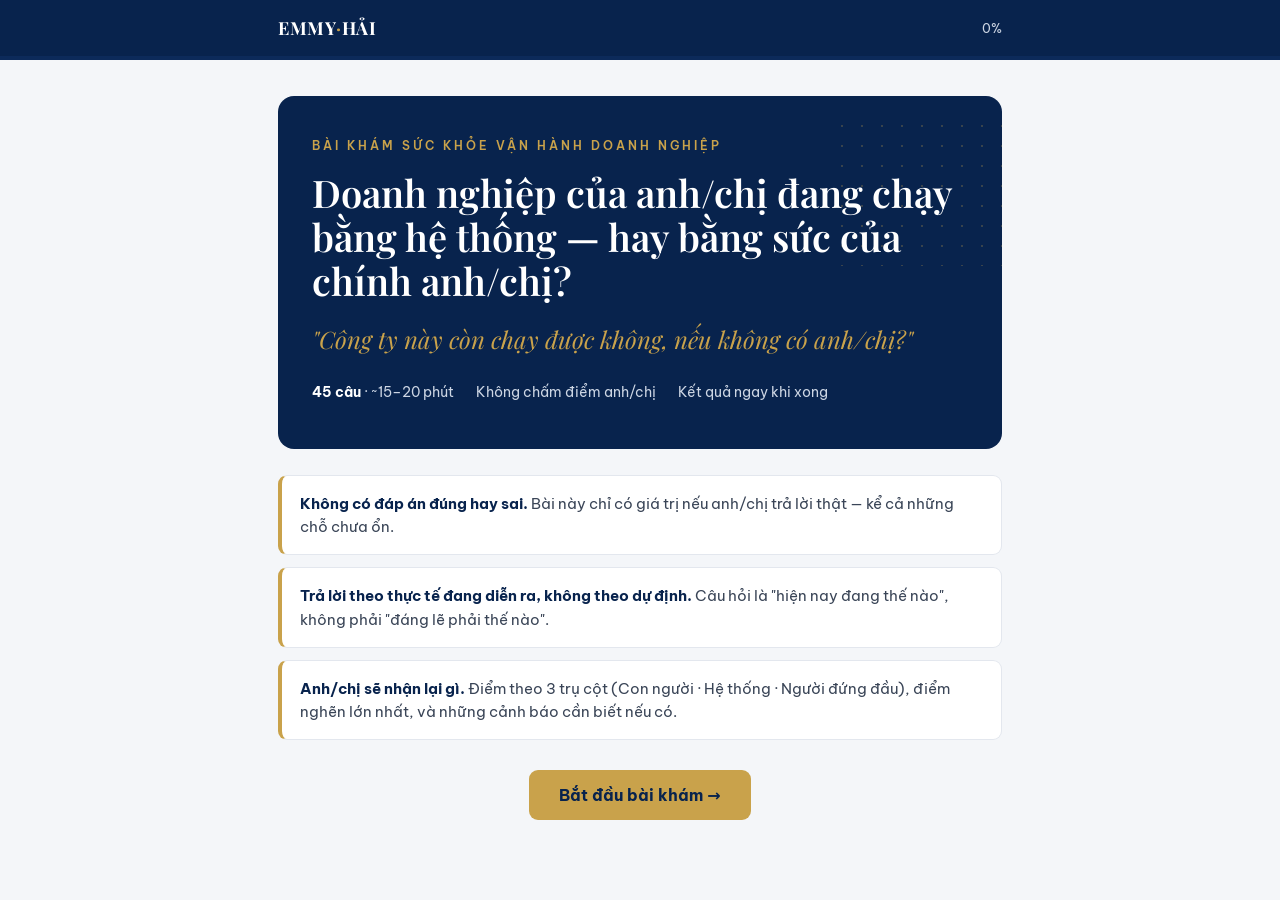
<file: bai-kham.html>
<!DOCTYPE html>
<html lang="vi">
<head>
<meta charset="utf-8">
<meta name="viewport" content="width=device-width, initial-scale=1">
<title>Bài Khám Sức Khỏe Vận Hành Doanh Nghiệp — Emmy Lê Thị Hải</title>
<meta name="description" content="Công ty của anh/chị còn chạy được không, nếu không có anh/chị? Bài Khám 45 câu, ~15 phút — đọc ngay sức khỏe vận hành theo 3 trụ Con người · Hệ thống · Người đứng đầu.">
<link rel="canonical" href="https://www.emmyhai.com/bai-kham">
<meta name="robots" content="index,follow">
<meta name="theme-color" content="#08234D">
<meta property="og:type" content="website">
<meta property="og:title" content="Bài Khám Sức Khỏe Vận Hành Doanh Nghiệp">
<meta property="og:description" content="45 câu, ~15 phút. Đọc sức khỏe vận hành theo 3 trụ Con người · Hệ thống · Người đứng đầu — biết chính xác điểm nghẽn khiến công ty phụ thuộc vào bạn.">
<meta property="og:url" content="https://www.emmyhai.com/bai-kham">
<meta property="og:site_name" content="Emmy Lê Thị Hải">
<meta property="og:image" content="https://www.emmyhai.com/assets/og-image.png">
<meta name="twitter:card" content="summary_large_image">
<link rel="icon" href="data:image/svg+xml,%3Csvg xmlns='http://www.w3.org/2000/svg' viewBox='0 0 32 32'%3E%3Crect width='32' height='32' rx='6' fill='%2308234D'/%3E%3Ccircle cx='16' cy='16' r='7' fill='%23C9A24B'/%3E%3C/svg%3E">
<link rel="preconnect" href="https://fonts.googleapis.com">
<link rel="preconnect" href="https://fonts.gstatic.com" crossorigin>
<link href="https://fonts.googleapis.com/css2?family=Playfair+Display:ital,wght@0,500;0,600;0,700;1,500&family=Be+Vietnam+Pro:wght@400;500;600;700&display=swap" rel="stylesheet">
<link rel="stylesheet" href="assets/site.css">
<style>
:root{
  --navy:#08234D;--navy2:#0c3b6e;--gold:#C9A24B;--goldsoft:#fdf9f0;
  --ink:#1a2233;--inksoft:#3a4557;--line:#e3e7ee;--bg:#f4f6f9;--card:#fff;--light:#cdd6e4;--golddk:#8a7332;
  --ok:#3d7a3d;--warn:#b3541e;
  --pf:'Playfair Display',Georgia,serif;--bvp:'Be Vietnam Pro',system-ui,sans-serif;
}
*{margin:0;padding:0;box-sizing:border-box;}
html{scroll-behavior:smooth;}
body{font-family:var(--bvp);color:var(--ink);background:var(--bg);line-height:1.6;-webkit-font-smoothing:antialiased;}
.shell{max-width:760px;margin:0 auto;padding:0 18px;}
h1,h2,h3{font-family:var(--pf);color:var(--navy);line-height:1.15;font-weight:600;}
.eyebrow{font-size:12px;letter-spacing:3px;text-transform:uppercase;color:var(--gold);font-weight:600;}
.btn{display:inline-flex;align-items:center;gap:8px;background:var(--gold);color:var(--navy);font-family:var(--bvp);font-weight:700;font-size:16px;padding:15px 30px;border-radius:9px;border:none;cursor:pointer;transition:transform .15s,box-shadow .15s;}
.btn:hover{transform:translateY(-2px);box-shadow:0 8px 24px rgba(201,162,75,.35);}
.btn:disabled{opacity:.4;cursor:not-allowed;transform:none;box-shadow:none;}
.btn.ghost{background:transparent;color:var(--navy);border:1.5px solid var(--line);font-weight:600;}
.btn.ghost:hover{border-color:var(--gold);box-shadow:none;}

/* top bar with progress */
.topbar{position:sticky;top:0;z-index:20;background:var(--navy);color:#fff;}
.topbar .shell{display:flex;align-items:center;justify-content:space-between;height:56px;}
.brand{font-family:var(--pf);font-weight:700;font-size:18px;color:#fff;letter-spacing:.5px;text-decoration:none;}
.brand span{color:var(--gold);}
.pct{font-size:13px;color:var(--light);}
.pbar{height:4px;background:#0c2a5a;}
.pfill{height:100%;background:var(--gold);width:0;transition:width .4s ease;}

.screen{display:none;padding:36px 0 60px;}
.screen.active{display:block;animation:fade .4s ease;}
@keyframes fade{from{opacity:0;transform:translateY(8px)}to{opacity:1;transform:none}}

/* welcome */
.hero-card{background:var(--navy);color:#fff;border-radius:16px;padding:40px 34px;position:relative;overflow:hidden;}
.hero-card:before{content:"";position:absolute;top:20px;right:-30px;width:200px;height:150px;background-image:radial-gradient(var(--gold) 1.4px,transparent 1.4px);background-size:20px 20px;opacity:.25;}
.hero-card .eyebrow{margin-bottom:16px;}
.hero-card h1{color:#fff;font-size:clamp(26px,5vw,38px);margin-bottom:14px;position:relative;}
.hero-card .q{font-family:var(--pf);font-style:italic;font-size:clamp(19px,3.6vw,24px);color:var(--gold);margin:18px 0;position:relative;}
.hero-card p{color:var(--light);font-size:16px;position:relative;}
.meta{display:flex;gap:22px;margin:22px 0 6px;flex-wrap:wrap;font-size:14px;color:var(--light);position:relative;}
.meta b{color:#fff;}
.rules{margin-top:26px;}
.rule-item{background:var(--card);border:1px solid var(--line);border-left:4px solid var(--gold);border-radius:9px;padding:16px 18px;margin-bottom:12px;font-size:14.5px;color:var(--inksoft);}
.rule-item b{color:var(--navy);}
.center{text-align:center;margin-top:30px;}

/* info form */
.card{background:var(--card);border:1px solid var(--line);border-radius:14px;padding:26px 24px;margin-bottom:18px;}
.card h2{font-size:22px;margin-bottom:6px;}
.card .lead{color:var(--inksoft);font-size:15px;margin-bottom:20px;}
.field{margin-bottom:16px;}
.field label{display:block;font-size:14px;font-weight:600;color:var(--navy);margin-bottom:6px;}
.field input,.field select,.field textarea{width:100%;font-family:var(--bvp);font-size:15px;padding:12px 14px;border:1.5px solid var(--line);border-radius:8px;background:#fff;color:var(--ink);transition:border-color .15s;}
.field input:focus,.field select:focus,.field textarea:focus{outline:none;border-color:var(--gold);}
.optwrap{display:flex;flex-direction:column;gap:8px;}
.opt{display:flex;align-items:center;gap:10px;border:1.5px solid var(--line);border-radius:9px;padding:11px 14px;cursor:pointer;font-size:14.5px;transition:all .12s;background:#fff;}
.opt:hover{border-color:var(--gold);background:var(--goldsoft);}
.opt.sel{border-color:var(--gold);background:var(--goldsoft);box-shadow:inset 0 0 0 1px var(--gold);}
.opt .dot{width:18px;height:18px;border-radius:50%;border:2px solid var(--line);flex-shrink:0;position:relative;}
.opt.sel .dot{border-color:var(--gold);}
.opt.sel .dot:after{content:"";position:absolute;inset:3px;border-radius:50%;background:var(--gold);}

/* question screens */
.q-head{margin-bottom:8px;}
.q-part{font-size:12px;letter-spacing:2px;text-transform:uppercase;color:var(--gold);font-weight:700;}
.q-sub{font-family:var(--pf);font-size:19px;color:var(--navy);margin:6px 0 22px;font-weight:600;}
.qbox{background:var(--card);border:1px solid var(--line);border-radius:14px;padding:26px 24px;margin-bottom:16px;box-shadow:0 2px 12px rgba(8,35,77,.04);}
.qnum{display:inline-block;font-family:var(--pf);font-size:14px;color:var(--gold);font-weight:700;margin-bottom:8px;}
.qtext{font-size:17px;color:var(--navy);font-weight:600;margin-bottom:18px;line-height:1.45;}
.scale-row{display:grid;grid-template-columns:repeat(5,1fr);gap:8px;margin-bottom:8px;}
.scale-btn{border:1.5px solid var(--line);border-radius:9px;padding:14px 4px 10px;text-align:center;cursor:pointer;background:#fff;transition:all .12s;}
.scale-btn:hover{border-color:var(--gold);background:var(--goldsoft);}
.scale-btn.sel{border-color:var(--gold);background:var(--navy);color:#fff;}
.scale-btn .n{font-family:var(--pf);font-size:22px;font-weight:700;color:var(--navy);display:block;}
.scale-btn.sel .n{color:var(--gold);}
.scale-btn .t{font-size:10.5px;color:var(--inksoft);line-height:1.25;margin-top:4px;display:block;}
.scale-btn.sel .t{color:var(--light);}
.scale-legend{font-size:11.5px;color:var(--golddk);display:flex;justify-content:space-between;margin-top:2px;}
.navbtns{display:flex;justify-content:space-between;gap:12px;margin-top:24px;}
.section-intro{text-align:center;padding:30px 0;}
.section-intro .big{font-family:var(--pf);font-size:clamp(30px,6vw,46px);color:var(--gold);font-weight:700;}
.section-intro h2{font-size:26px;margin:6px 0 8px;}
.section-intro p{color:var(--inksoft);font-size:15px;max-width:420px;margin:0 auto;}

/* result */
.res-hero{background:var(--navy);color:#fff;border-radius:16px;padding:34px 30px;text-align:center;margin-bottom:20px;}
.res-hero .eyebrow{margin-bottom:12px;}
.res-score{font-family:var(--pf);font-size:64px;font-weight:700;color:var(--gold);line-height:1;}
.res-band{font-size:19px;color:#fff;margin-top:6px;font-weight:600;}
.res-hero p{color:var(--light);font-size:14px;margin-top:12px;}
.trus{display:grid;grid-template-columns:1fr 1fr 1fr;gap:14px;margin-bottom:20px;}
.tru{background:var(--card);border:1px solid var(--line);border-radius:12px;padding:20px 16px;text-align:center;}
.tru.nghen{border:2px solid var(--warn);}
.tru .lbl{font-size:13px;color:var(--inksoft);font-weight:600;}
.tru .val{font-family:var(--pf);font-size:34px;font-weight:700;color:var(--navy);margin:4px 0;}
.tru .bar{height:6px;background:var(--line);border-radius:3px;overflow:hidden;}
.tru .bar i{display:block;height:100%;background:var(--gold);}
.tru.nghen .bar i{background:var(--warn);}
.tru .tag{display:inline-block;font-size:10px;font-weight:700;color:#fff;background:var(--warn);padding:1px 8px;border-radius:10px;margin-top:8px;letter-spacing:.5px;}
.res-note{background:var(--goldsoft);border:1px solid var(--gold);border-radius:12px;padding:20px 22px;margin-bottom:20px;font-size:15px;color:var(--inksoft);}
.res-note b{color:var(--navy);}
.res-cta{background:var(--card);border:1px solid var(--line);border-radius:14px;padding:26px 24px;text-align:center;}
.res-cta h3{font-size:22px;margin-bottom:8px;}
.res-cta p{color:var(--inksoft);font-size:15px;margin-bottom:18px;}
.res-cta .line{font-family:var(--pf);font-style:italic;font-size:16px;color:var(--gold);margin:14px 0 20px;}
.foot{text-align:center;color:#7a8394;font-size:13px;padding:26px 0 40px;}
.foot b{color:var(--navy);}
.disc{font-size:12px;color:#8a7332;text-align:center;margin-top:14px;font-style:italic;}

@media(max-width:560px){
  .scale-row{grid-template-columns:repeat(5,1fr);gap:5px;}
  .scale-btn{padding:10px 2px 8px;}
  .scale-btn .n{font-size:18px;}
  .scale-btn .t{display:none;}
  .trus{grid-template-columns:1fr;}
  .hero-card,.qbox,.card{padding:24px 20px;}
}
@media(prefers-reduced-motion:reduce){.screen.active{animation:none;}.btn{transition:none;}}
</style>
</head>
<body>

<div class="topbar">
  <div class="shell">
    <a class="brand" href="index.html">EMMY<span>·</span>HẢI</a>
    <div class="pct" id="pct"></div>
  </div>
</div>
<div class="pbar"><div class="pfill" id="pfill"></div></div>

<div class="shell">

<!-- WELCOME -->
<section class="screen active" id="s-welcome">
  <div class="hero-card">
    <div class="eyebrow">Bài Khám Sức Khỏe Vận Hành Doanh Nghiệp</div>
    <h1>Doanh nghiệp của anh/chị đang chạy bằng hệ thống — hay bằng sức của chính anh/chị?</h1>
    <div class="q">"Công ty này còn chạy được không, nếu không có anh/chị?"</div>
    <div class="meta"><span><b>45 câu</b> · ~15–20 phút</span><span>Không chấm điểm anh/chị</span><span>Kết quả ngay khi xong</span></div>
  </div>
  <div class="rules">
    <div class="rule-item"><b>Không có đáp án đúng hay sai.</b> Bài này chỉ có giá trị nếu anh/chị trả lời thật — kể cả những chỗ chưa ổn.</div>
    <div class="rule-item"><b>Trả lời theo thực tế đang diễn ra, không theo dự định.</b> Câu hỏi là "hiện nay đang thế nào", không phải "đáng lẽ phải thế nào".</div>
    <div class="rule-item"><b>Anh/chị sẽ nhận lại gì.</b> Điểm theo 3 trụ cột (Con người · Hệ thống · Người đứng đầu), điểm nghẽn lớn nhất, và những cảnh báo cần biết nếu có.</div>
  </div>
  <div class="center"><button class="btn" onclick="go('info')">Bắt đầu bài khám →</button></div>
</section>

<!-- INFO -->
<section class="screen" id="s-info">
  <div class="card">
    <h2>Thông tin để đọc kết quả cho đúng</h2>
    <p class="lead">Emmy sẽ đọc kỹ từng câu trả lời — những thông tin này giúp đọc kết quả sát với thực tế công ty anh/chị.</p>
    <div class="field"><label>Họ tên</label><input id="f_name" type="text" placeholder="Anh/chị tên gì?"></div>
    <div class="field"><label>Số điện thoại / Zalo</label><input id="f_phone" type="tel" placeholder="Để Emmy gửi kết quả"></div>
    <div class="field"><label>Email</label><input id="f_email" type="email" placeholder="name@email.com"></div>
    <div class="field"><label>Tên công ty</label><input id="f_company" type="text"></div>
    <div class="field"><label>Anh/chị đang giữ vai gì trong công ty?</label>
      <select id="f_role"><option value="">— Chọn —</option>
      <option>Chủ / CEO — tôi là người quyết cuối cùng</option>
      <option>Điều hành / quản lý cấp cao — tôi quyết trong phạm vi được giao</option>
      <option>Quản lý cấp trung</option><option>Nhân viên</option>
      <option>Tôi đang điền giúp cho người khác</option></select></div>
    <div class="field"><label>Công ty làm mảng gì? (ngắn gọn)</label><input id="f_field" type="text"></div>
    <div class="field"><label>Quy mô nhân sự</label>
      <select id="f_size"><option value="">— Chọn —</option><option>Dưới 10 người</option><option>10–30 người</option><option>30–100 người</option><option>Trên 100 người</option></select></div>
    <div class="field"><label>Doanh thu năm gần nhất</label>
      <select id="f_rev"><option value="">— Chọn —</option><option>Dưới 20 tỷ</option><option>20–50 tỷ</option><option>50–200 tỷ</option><option>Trên 200 tỷ</option><option>Không tiện chia sẻ</option></select></div>
  </div>
  <div class="navbtns"><button class="btn ghost" onclick="go('welcome')">← Quay lại</button><button class="btn" onclick="startQuestions()">Vào bài khám →</button></div>
</section>

<!-- QUESTIONS (dynamic) -->
<section class="screen" id="s-questions"></section>

<!-- FINAL open question -->
<section class="screen" id="s-final">
  <div class="card">
    <div class="q-part">Câu cuối cùng</div>
    <h2 style="margin:6px 0 8px;">Nếu ngày mai anh/chị sửa được ĐÚNG MỘT thứ trong công ty — anh/chị sửa gì?</h2>
    <p class="lead">Câu này không tính điểm. Nhưng với Emmy, nó thường là câu đáng giá nhất trong cả bài.</p>
    <div class="field"><textarea id="f_onething" rows="4" placeholder="Viết thật ngắn cũng được..."></textarea></div>
  </div>
  <div class="navbtns"><button class="btn ghost" onclick="backToLastQ()">← Quay lại</button><button class="btn" onclick="finish()">Xem kết quả →</button></div>
</section>

<!-- RESULT -->
<section class="screen" id="s-result"></section>

</div>

<script>
const DATA = {"scale": [[1, "Không có / chưa từng làm"], [2, "Có trên giấy hoặc nói miệng — thực tế không ai theo"], [3, "Có, nhưng tùy người tùy lúc — dưới một nửa thật sự theo"], [4, "Có, phần lớn theo"], [5, "Có, ai cũng theo — kể cả khi tôi vắng mặt"]], "questions": [{"id": 1, "part": 1, "sub": "Mỗi người biết rõ kết quả mình phải tạo ra", "type": "choice", "q": "Nếu ngay bây giờ anh/chị hỏi 5 người chủ chốt “thành công ở vị trí của em là gì?” — bao nhiêu người trả lời được bằng MỘT CON SỐ cụ thể (không phải kể ra công việc họ làm)?", "opts": [{"t": "0 người", "s": 1}, {"t": "1 người", "s": 2}, {"t": "2–3 người", "s": 3}, {"t": "4 người", "s": 4}, {"t": "Cả 5 người", "s": 5}]}, {"id": 2, "part": 1, "sub": null, "type": "scale", "q": "Nếu anh/chị hỏi một nhân viên “thành công ở vị trí của em là gì?”, họ trả lời được bằng con số cụ thể."}, {"id": 3, "part": 1, "sub": null, "type": "scale", "q": "Khi một kết quả không đạt, mọi người biết rõ ai chịu trách nhiệm — không đùn đẩy, không mơ hồ “lỗi chung”."}, {"id": 4, "part": 1, "sub": "Nhân viên được tự quyết tới đâu", "type": "scale", "q": "Có quy định rõ ràng nhân viên được tự quyết việc gì, tới mức nào, trước khi phải hỏi anh/chị."}, {"id": 5, "part": 1, "sub": null, "type": "choice", "q": "Trong 30 ngày qua, bao nhiêu lần anh/chị đã lật lại (đổi hoặc bác) một quyết định mà nhân viên đã ra ĐÚNG trong ngưỡng quyền của họ?", "opts": [{"t": "Trên 5 lần", "s": 1}, {"t": "3–5 lần", "s": 2}, {"t": "1–2 lần", "s": 3}, {"t": "Không nhớ có lần nào", "s": 4}, {"t": "0 lần — và tôi chắc chắn", "s": 5}]}, {"id": 6, "part": 1, "sub": null, "type": "scale", "q": "Anh/chị ít khi bị kéo vào những quyết định nhỏ mà lẽ ra người khác đã tự quyết được."}, {"id": 7, "part": 1, "sub": "Người mới nhanh vào việc", "type": "scale", "q": "Người mới có tài liệu hướng dẫn và quy trình hội nhập rõ ràng, không phải “tự mò, hỏi người bên cạnh”."}, {"id": 8, "part": 1, "sub": null, "type": "scale", "q": "Người mới nói chung tạo ra kết quả thật khá nhanh và đều đặn qua các lần tuyển."}, {"id": 9, "part": 1, "sub": null, "type": "scale", "q": "Việc đón và đào tạo người mới không ngốn quá nhiều thời gian của những người cũ."}, {"id": 10, "part": 1, "sub": "Người giỏi có đường phát triển", "type": "scale", "q": "Mỗi người chủ chốt biết 1–2 năm tới họ có thể phát triển tới đâu trong công ty."}, {"id": 11, "part": 1, "sub": null, "type": "choice", "q": "Kế hoạch phát triển cho từng người quan trọng hiện đang nằm Ở ĐÂU?", "opts": [{"t": "Chưa có", "s": 1}, {"t": "Trong đầu tôi", "s": 2}, {"t": "Có viết ra nhưng chưa nói với họ", "s": 3}, {"t": "Đã viết, đã nói — chưa có mốc thời gian", "s": 4}, {"t": "Đã viết, đã nói, có mốc, có theo dõi", "s": 5}]}, {"id": 12, "part": 1, "sub": null, "type": "scale", "q": "Anh/chị có thể nói rõ, với từng người giỏi, lý do cụ thể vì sao họ chọn ở lại."}, {"id": 13, "part": 1, "sub": "Phản hồi thường xuyên", "type": "scale", "q": "Nhân viên được góp ý/phản hồi đều đặn, không phải chỉ khi có chuyện mới bị nhắc."}, {"id": 14, "part": 1, "sub": null, "type": "scale", "q": "Có nhịp đánh giá định kỳ, có cấu trúc — không phải tùy hứng."}, {"id": 15, "part": 1, "sub": null, "type": "scale", "q": "Nhân viên biết rõ mình đang làm tốt hay chưa tốt ở đâu, không phải tự đoán."}, {"id": 16, "part": 2, "sub": "Quy trình cho việc lặp lại", "type": "scale", "q": "Năm việc lặp lại nhiều nhất trong công ty đều có hướng dẫn/quy trình được viết ra rõ ràng."}, {"id": 17, "part": 2, "sub": null, "type": "scale", "q": "Những hướng dẫn đó được tuân theo trong thực tế, không phải chỉ nằm trên giấy cho đẹp."}, {"id": 18, "part": 2, "sub": null, "type": "scale", "q": "Hai người khác nhau làm cùng một việc thì cho ra kết quả gần như nhau, không phải mỗi người một kiểu."}, {"id": 19, "part": 2, "sub": "Học từ sự cố", "type": "scale", "q": "Khi có sự cố, nó được ghi lại và quy trình được cập nhật để lần sau không lặp lại."}, {"id": 20, "part": 2, "sub": null, "type": "scale", "q": "Cơ chế ngăn sự cố lặp lại được áp dụng nhất quán cho mọi sự cố."}, {"id": 21, "part": 2, "sub": null, "type": "choice", "q": "Khi có sự cố, CÂU HỎI ĐẦU TIÊN trong công ty thường là gì?", "opts": [{"t": "“Ai làm?”", "s": 1}, {"t": "“Ai chịu trách nhiệm?”", "s": 2}, {"t": "Vừa hỏi ai, vừa hỏi vì sao", "s": 3}, {"t": "“Vì sao hệ thống lại cho phép chuyện này xảy ra?”", "s": 4}, {"t": "“Chỗ nào trong quy trình cần sửa để không lặp lại?”", "s": 5}]}, {"id": 22, "part": 2, "sub": "Kiến thức không nằm trong đầu một người", "type": "choice", "q": "Có bao nhiêu việc quan trọng mà CHỈ ĐÚNG MỘT người trong công ty làm được?", "opts": [{"t": "Trên 10 việc", "s": 1}, {"t": "6–10 việc", "s": 2}, {"t": "3–5 việc", "s": 3}, {"t": "1–2 việc", "s": 4}, {"t": "0 việc", "s": 5}]}, {"id": 23, "part": 2, "sub": null, "type": "scale", "q": "Nếu một người chủ chốt nghỉ đột ngột, công ty không bị mất đi năng lực then chốt."}, {"id": 24, "part": 2, "sub": null, "type": "scale", "q": "Việc khó nhất không phải chỉ đúng một người mới làm được."}, {"id": 25, "part": 2, "sub": "Thông tin chảy thông suốt", "type": "scale", "q": "Thông tin cần thiết đến đúng người, đúng lúc — không bị tắc lại chờ một người."}, {"id": 26, "part": 2, "sub": null, "type": "scale", "q": "Công việc không phải dừng lại chờ một người duyệt mới chạy tiếp được."}, {"id": 27, "part": 2, "sub": null, "type": "scale", "q": "Các bộ phận phối hợp được với nhau mà không cần anh/chị đứng giữa làm cầu nối."}, {"id": 28, "part": 2, "sub": "Công ty chạy không phụ thuộc một cá nhân", "type": "scale", "q": "Công việc hằng ngày vẫn chạy khi một người bất kỳ — kể cả người giỏi — vắng mặt."}, {"id": 29, "part": 2, "sub": null, "type": "scale", "q": "Anh/chị có thể chỉ rõ điểm nào trong cách làm (quy trình, hệ thống) đã tạo ra kết quả tốt."}, {"id": 30, "part": 2, "sub": null, "type": "scale", "q": "Công ty không bị “đứng hình” khi thiếu một mắt xích con người nào đó."}, {"id": 31, "part": 3, "sub": "Quyết định ở đúng cấp", "type": "choice", "q": "Trong 7 ngày qua, khoảng bao nhiêu PHẦN TRĂM quyết định của công ty phải qua anh/chị?", "opts": [{"t": "Trên 80%", "s": 1}, {"t": "60–80%", "s": 2}, {"t": "40–60%", "s": 3}, {"t": "20–40%", "s": 4}, {"t": "Dưới 20%", "s": 5}]}, {"id": 32, "part": 3, "sub": null, "type": "scale", "q": "Anh/chị ít khi là người DUY NHẤT quyết được những việc quan trọng."}, {"id": 33, "part": 3, "sub": null, "type": "scale", "q": "Cấp dưới tự tin ra quyết định trong khung đã định, không phải chờ anh/chị cho ý kiến từng việc."}, {"id": 34, "part": 3, "sub": "Công ty vận hành ổn khi anh/chị vắng", "type": "choice", "q": "Trong 12 tháng qua, lần vắng mặt LIÊN TỤC DÀI NHẤT của anh/chị — hoàn toàn không xử lý công việc — là bao lâu?", "opts": [{"t": "Chưa bao giờ vắng quá 1 ngày", "s": 1}, {"t": "1–2 ngày", "s": 2}, {"t": "3–5 ngày", "s": 3}, {"t": "1–2 tuần", "s": 4}, {"t": "Trên 2 tuần", "s": 5}]}, {"id": 35, "part": 3, "sub": null, "type": "scale", "q": "Cách làm việc của team giữ nguyên một cách nhất quán dù anh/chị vui, bận, hay đi công tác."}, {"id": 36, "part": 3, "sub": null, "type": "scale", "q": "Khi anh/chị không ở đó, nhân viên vẫn biết rõ kỳ vọng là gì, không phải chờ anh/chị về mới rõ."}, {"id": 37, "part": 3, "sub": "Công ty tự cải thiện", "type": "scale", "q": "Công ty tự học và tự cải thiện mà không cần anh/chị liên tục nhắc nhở."}, {"id": 38, "part": 3, "sub": null, "type": "scale", "q": "Có cơ chế để cái làm tốt được nhân rộng, cái làm dở được sửa."}, {"id": 39, "part": 3, "sub": null, "type": "choice", "q": "So với năm ngoái, công ty vận hành tốt hơn NHỜ ĐÂU?", "opts": [{"t": "Không tốt hơn", "s": 1}, {"t": "Tốt hơn vì tôi chạy nhiều hơn", "s": 2}, {"t": "Vừa nhờ tôi, vừa nhờ hệ thống", "s": 3}, {"t": "Chủ yếu nhờ hệ thống — tôi vẫn phải đẩy", "s": 4}, {"t": "Nhờ hệ thống — gần như không cần tôi đẩy", "s": 5}]}, {"id": 40, "part": 3, "sub": "Có người kế thừa", "type": "scale", "q": "Có ít nhất một người đủ sẵn sàng tiếp quản một phần vai trò của anh/chị khi cần."}, {"id": 41, "part": 3, "sub": null, "type": "scale", "q": "Nếu anh/chị nghỉ dài hạn, có người thay được, không phải để lại một khoảng trống."}, {"id": 42, "part": 3, "sub": null, "type": "scale", "q": "Anh/chị đang chủ động đào tạo 2–3 người cho vai trò lãnh đạo trong tương lai."}, {"id": 43, "part": 3, "sub": "Có cơ chế quản trị", "type": "scale", "q": "Có nhịp họp/rà soát tình hình kinh doanh định kỳ, có cấu trúc — không phải chỉ họp khi có vấn đề."}, {"id": 44, "part": 3, "sub": null, "type": "choice", "q": "Anh/chị theo dõi bao nhiêu CHỈ SỐ SỨC KHỎE của công ty hàng tuần?", "opts": [{"t": "0 — chỉ xem khi có chuyện", "s": 1}, {"t": "1–2 chỉ số", "s": 2}, {"t": "3–4 chỉ số", "s": 3}, {"t": "5–7 chỉ số", "s": 4}, {"t": "5–7 chỉ số, có ngưỡng cảnh báo", "s": 5}]}, {"id": 45, "part": 3, "sub": null, "type": "scale", "q": "Có cơ chế giúp anh/chị biết khi nào cần can thiệp, khi nào không — thay vì phải giám sát mọi thứ."}]};
const state = {step:'welcome', qi:0, answers:{}, info:{}};
const Q = DATA.questions;

function go(step){
  document.querySelectorAll('.screen').forEach(s=>s.classList.remove('active'));
  document.getElementById('s-'+step).classList.add('active');
  state.step=step;
  window.scrollTo({top:0,behavior:'auto'});
  updateProgress();
}
function updateProgress(){
  let pct=0;
  if(state.step==='welcome')pct=0;
  else if(state.step==='info')pct=3;
  else if(state.step==='questions')pct=5+Math.round((state.qi/Q.length)*88);
  else if(state.step==='final')pct=95;
  else if(state.step==='result')pct=100;
  document.getElementById('pfill').style.width=pct+'%';
  document.getElementById('pct').textContent = (state.step==='questions')? ('Câu '+(state.qi+1)+'/'+Q.length) : (pct+'%');
}
function startQuestions(){ state.qi=0; go('questions'); renderQ(); }

function partName(p){return p===1?'Phần 1 — Con người':p===2?'Phần 2 — Hệ thống':'Phần 3 — Người đứng đầu';}

function renderQ(){
  const q=Q[state.qi];
  const host=document.getElementById('s-questions');
  let sub = q.sub? ('<div class="q-sub">'+q.sub+'</div>') : '';
  let inner='';
  if(q.type==='scale'){
    let btns='';
    for(let i=1;i<=5;i++){
      const lab=DATA.scale[i-1][1];
      const sel=(state.answers[q.id]===i)?' sel':'';
      btns+='<div class="scale-btn'+sel+'" onclick="answer('+q.id+','+i+')"><span class="n">'+i+'</span><span class="t">'+lab+'</span></div>';
    }
    inner='<div class="scale-row">'+btns+'</div><div class="scale-legend"><span>1 · Không có</span><span>5 · Ai cũng theo</span></div>';
  } else {
    let opts='';
    q.opts.forEach(o=>{
      const sel=(state.answers[q.id]===o.s)?' sel':'';
      opts+='<div class="opt'+sel+'" onclick="answer('+q.id+','+o.s+')"><span class="dot"></span><span>'+o.t+'</span></div>';
    });
    inner='<div class="optwrap">'+opts+'</div>';
  }
  host.innerHTML =
    '<div class="q-head"><div class="q-part">'+partName(q.part)+'</div></div>'+sub+
    '<div class="qbox"><span class="qnum">Câu '+q.id+'</span><div class="qtext">'+q.q+'</div>'+inner+'</div>'+
    '<div class="navbtns"><button class="btn ghost" onclick="prevQ()">← Quay lại</button>'+
    '<button class="btn" id="nextbtn" onclick="nextQ()" '+(state.answers[q.id]?'':'disabled')+'>'+
    (state.qi===Q.length-1?'Câu cuối →':'Tiếp →')+'</button></div>';
  updateProgress();
}
function answer(id,val){ state.answers[id]=val; renderQ(); }
function nextQ(){
  if(!state.answers[Q[state.qi].id])return;
  if(state.qi<Q.length-1){state.qi++;renderQ();window.scrollTo({top:0,behavior:'smooth'});}
  else{go('final');}
}
function prevQ(){
  if(state.qi>0){state.qi--;renderQ();window.scrollTo({top:0,behavior:'smooth'});}
  else{go('info');}
}
function backToLastQ(){ state.qi=Q.length-1; go('questions'); renderQ(); }

function scoreTru(part){
  let sum=0,n=0;
  Q.filter(q=>q.part===part).forEach(q=>{sum+=state.answers[q.id]||0;n++;});
  return Math.round((sum/(n*5))*100);
}
function band(pct){
  if(pct<35)return['Phụ thuộc vào chủ','Công ty gần như chạy bằng sức của anh/chị.'];
  if(pct<50)return['Đang hình thành','Một vài mảnh hệ thống đã có, nhưng chưa đủ để tự đứng.'];
  if(pct<65)return['Ổn định cơ bản','Nền đã vững ở vài chỗ — còn điểm nghẽn giữ công ty phụ thuộc.'];
  if(pct<80)return['Vận hành có hệ thống','Phần lớn việc chạy bằng hệ thống, chủ đã nhẹ đi rõ.'];
  return['Tự vận hành','Công ty chạy tốt cả khi anh/chị không có mặt.'];
}
function finish(){
  state.info={
    name:val('f_name'),phone:val('f_phone'),email:val('f_email'),company:val('f_company'),
    role:val('f_role'),field:val('f_field'),size:val('f_size'),rev:val('f_rev'),onething:val('f_onething')
  };
  const t1=scoreTru(1),t2=scoreTru(2),t3=scoreTru(3);
  const overall=Math.round((t1+t2+t3)/3);
  const trus=[['Con người',t1],['Hệ thống',t2],['Người đứng đầu',t3]];
  const low=trus.reduce((a,b)=>b[1]<a[1]?b:a);
  const [bname,bdesc]=band(overall);
  let truHtml='';
  trus.forEach(([lbl,v])=>{
    const nghen=(lbl===low[0]);
    truHtml+='<div class="tru'+(nghen?' nghen':'')+'"><div class="lbl">'+lbl+'</div><div class="val">'+v+'%</div><div class="bar"><i style="width:'+v+'%"></i></div>'+(nghen?'<div class="tag">Điểm nghẽn</div>':'')+'</div>';
  });
  document.getElementById('s-result').innerHTML =
    '<div class="res-hero"><div class="eyebrow">Kết quả sơ bộ</div>'+
    '<div class="res-score">'+overall+'%</div><div class="res-band">'+bname+'</div>'+
    '<p>'+bdesc+'</p></div>'+
    '<div class="trus">'+truHtml+'</div>'+
    '<div class="res-note"><b>Điểm nghẽn lớn nhất của anh/chị đang ở: '+low[0]+' ('+low[1]+'%).</b> Đây là chỗ đang giữ công ty phụ thuộc vào anh/chị nhiều nhất. Emmy sẽ đọc kỹ từng câu trả lời — không chỉ nhìn con số tổng — và gửi anh/chị bản đọc chi tiết cùng những cảnh báo cần biết, trong vòng 48 giờ.</div>'+
    '<div class="res-cta"><div class="eyebrow" style="color:var(--gold)">Muốn đi sâu hơn?</div>'+
    '<h3>Buổi chẩn đoán doanh nghiệp — 90 phút, không tính phí</h3>'+
    '<p>Không phải buổi bán hàng: mình đi vào đúng chỗ đang nghẽn của công ty anh/chị, không nói chung chung.</p>'+
    '<div class="line">Xây hệ thống để anh/chị không còn là người không thể thiếu trong chính công ty mình.</div>'+
    '<a class="btn" href="https://zalo.me/0903199810">Đặt buổi chẩn đoán →</a>'+
    '<p style="margin-top:14px;font-size:13px;">Hoặc nhắn Zalo 0903 199 810 · cs@emmyhai.com</p></div>'+
    '<div class="disc">Điểm số ở đây là kết quả sơ bộ tự động — quan sát được, chưa kiểm định độc lập. Bản đọc chính thức do Emmy thực hiện thủ công.</div>'+
    '<div class="foot"><b>Emmy Lê Thị Hải</b> — Cố vấn System Leadership<br>www.emmyhai.com · Zalo 0903 199 810</div>';
  go('result');
  // Hook for backend submit — Emmy dev wires this to the live lead endpoint:
  // submitLead({info:state.info, answers:state.answers, scores:{t1,t2,t3,overall}, band:bname});
}
function val(id){const e=document.getElementById(id);return e?e.value.trim():'';}
updateProgress();
</script>
</body>
</html>
</file>
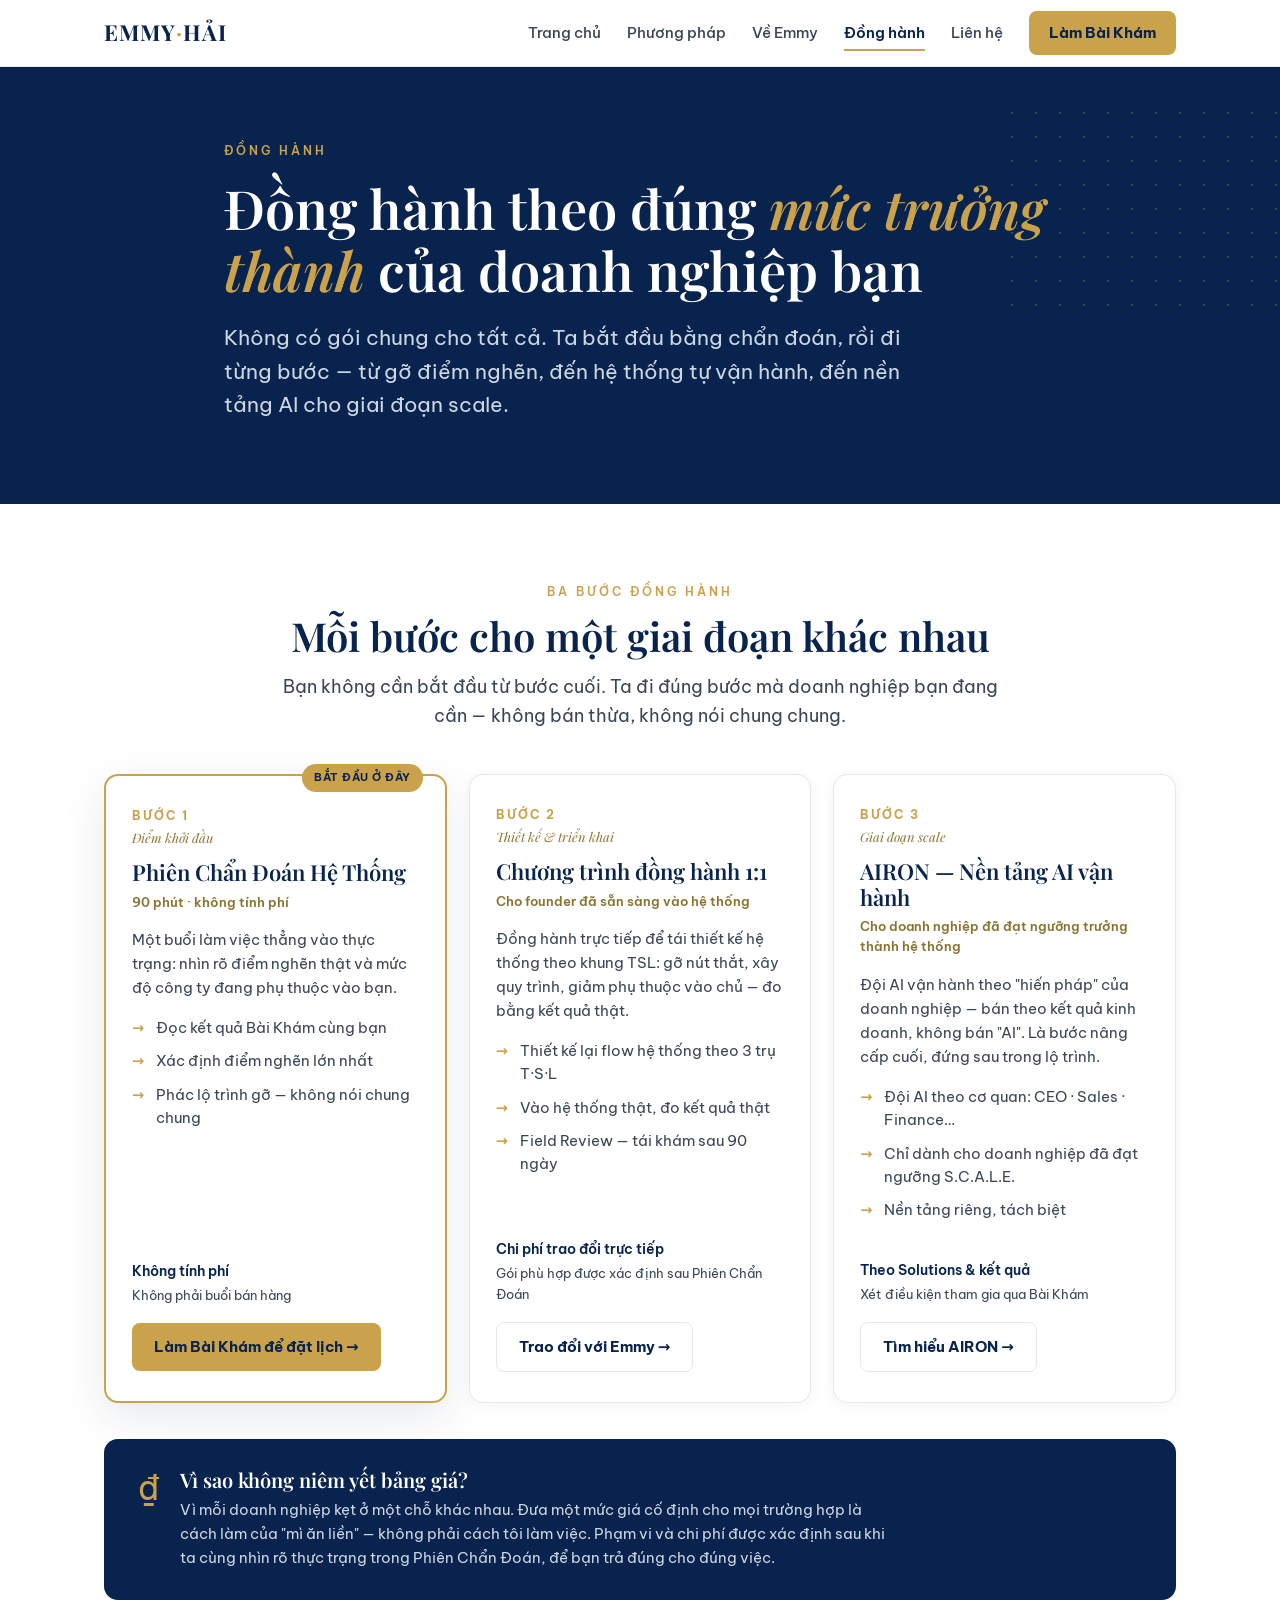
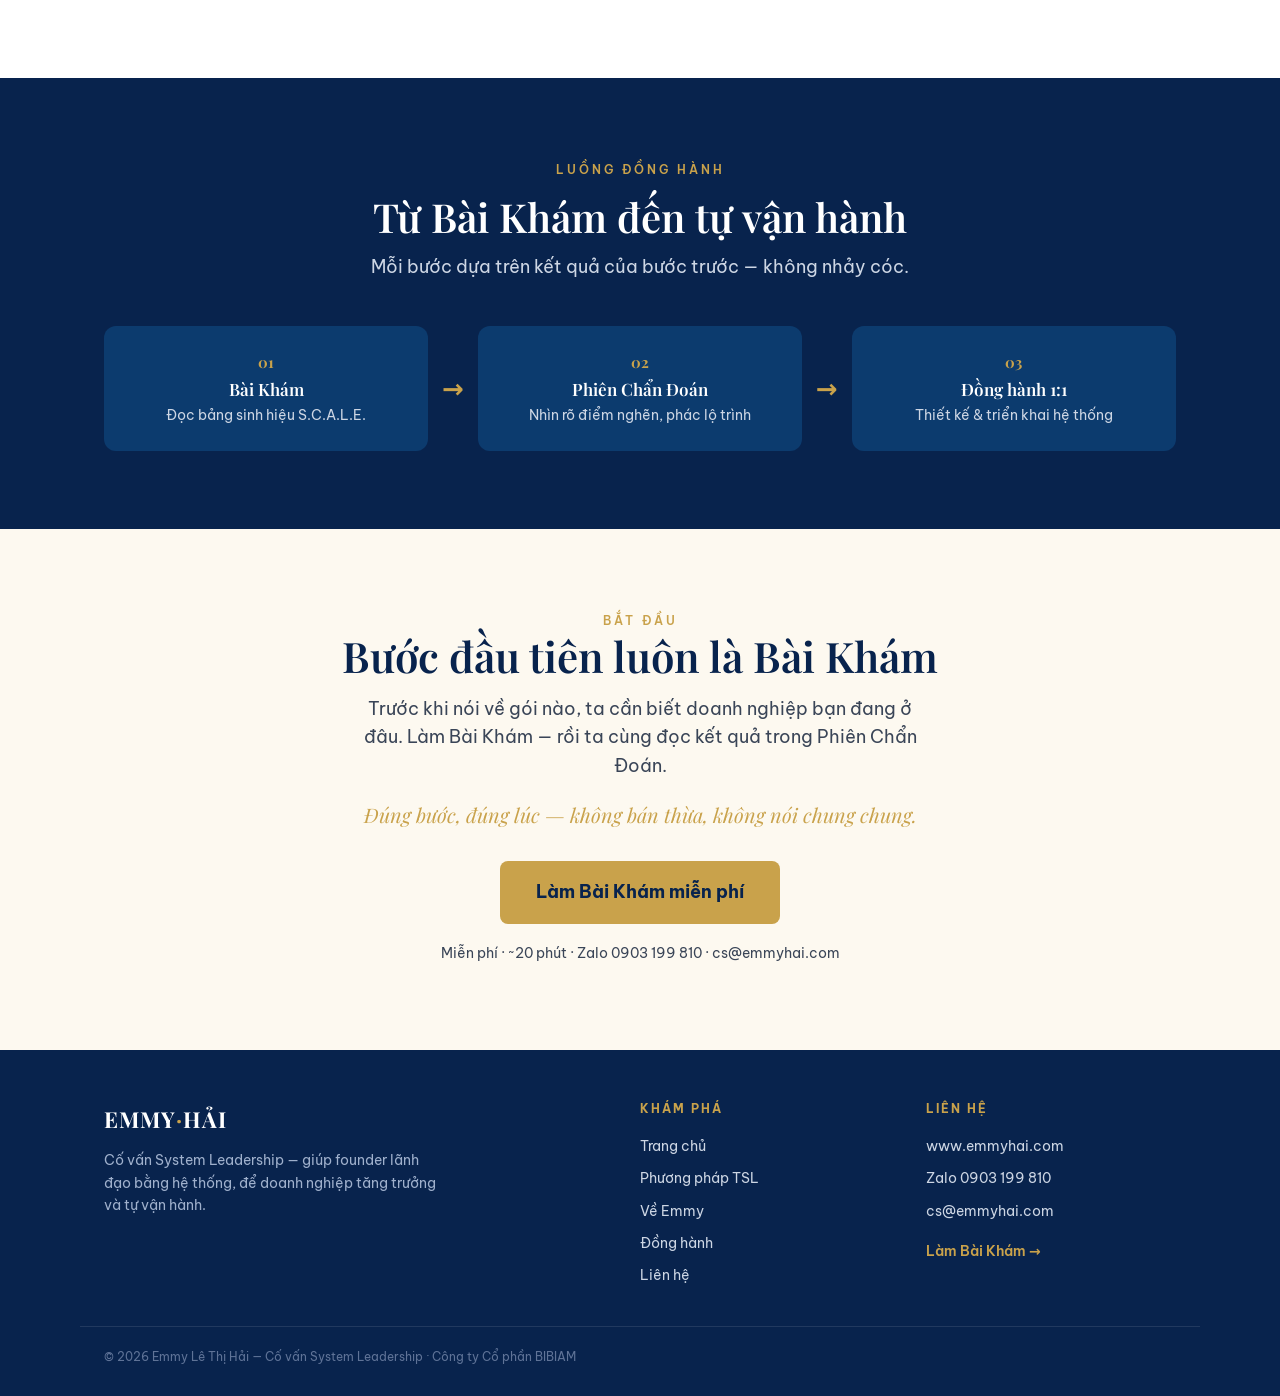
<file: dong-hanh.html>
<!DOCTYPE html>
<html lang="vi">
<head>
<meta charset="utf-8">
<meta name="viewport" content="width=device-width, initial-scale=1">
<title>Đồng hành — Từ chẩn đoán đến tự vận hành | Emmy Lê Thị Hải</title>
<meta name="description" content="Ba bước đồng hành theo mức trưởng thành của doanh nghiệp: Phiên Chẩn Đoán Hệ Thống → Chương trình đồng hành 1:1 → nền tảng AI AIRON cho giai đoạn scale. Bắt đầu bằng Bài Khám.">
<link rel="canonical" href="https://www.emmyhai.com/dong-hanh">
<meta name="robots" content="index,follow">
<meta name="theme-color" content="#08234D">
<meta property="og:type" content="website">
<meta property="og:title" content="Đồng hành — Từ chẩn đoán đến tự vận hành">
<meta property="og:description" content="Phiên Chẩn Đoán → Chương trình đồng hành → AIRON. Đồng hành theo đúng mức trưởng thành của doanh nghiệp bạn.">
<meta property="og:url" content="https://www.emmyhai.com/dong-hanh">
<meta property="og:site_name" content="Emmy Lê Thị Hải">
<meta property="og:image" content="https://www.emmyhai.com/assets/og-image.png">
<meta name="twitter:card" content="summary_large_image">
<link rel="icon" href="data:image/svg+xml,%3Csvg xmlns='http://www.w3.org/2000/svg' viewBox='0 0 32 32'%3E%3Crect width='32' height='32' rx='6' fill='%2308234D'/%3E%3Ccircle cx='16' cy='16' r='7' fill='%23C9A24B'/%3E%3C/svg%3E">
<link rel="preconnect" href="https://fonts.googleapis.com">
<link rel="preconnect" href="https://fonts.gstatic.com" crossorigin>
<link href="https://fonts.googleapis.com/css2?family=Playfair+Display:ital,wght@0,500;0,600;0,700;1,500&family=Be+Vietnam+Pro:wght@400;500;600;700&display=swap" rel="stylesheet">
<link rel="stylesheet" href="assets/site.css">
<script type="application/ld+json">
{"@context":"https://schema.org","@type":"BreadcrumbList","itemListElement":[
{"@type":"ListItem","position":1,"name":"Trang chủ","item":"https://www.emmyhai.com/"},
{"@type":"ListItem","position":2,"name":"Đồng hành","item":"https://www.emmyhai.com/dong-hanh"}]}
</script>
<style>
.ladder-intro{text-align:center;max-width:720px;margin:0 auto 44px;}
.ladder-intro .eyebrow{display:block;margin-bottom:12px;}
.ladder-intro h2{font-size:clamp(28px,3.6vw,40px);margin-bottom:14px;}
.ladder-intro p{font-size:18px;color:var(--ink-soft);}
/* Offer cards */
.offers{display:grid;grid-template-columns:repeat(3,1fr);gap:22px;align-items:stretch;}
.offer{display:flex;flex-direction:column;background:#fff;border:1px solid var(--line);border-radius:14px;padding:30px 26px;position:relative;box-shadow:0 2px 14px rgba(8,35,77,.05);}
.offer.feature{border:2px solid var(--gold);box-shadow:0 14px 44px rgba(8,35,77,.1);}
.offer .step{font-size:12px;letter-spacing:2px;text-transform:uppercase;color:var(--gold);font-weight:700;}
.offer .stage{font-family:var(--pf);font-size:13px;color:var(--gold-dk);font-style:italic;margin-top:2px;}
.offer h3{font-size:22px;margin:12px 0 6px;}
.offer .who{font-size:13px;color:var(--gold-dk);font-weight:600;margin-bottom:16px;}
.offer p.desc{font-size:15px;color:var(--ink-soft);margin-bottom:16px;}
.offer ul{list-style:none;margin-bottom:20px;}
.offer li{position:relative;padding-left:24px;margin-bottom:10px;font-size:14.5px;color:var(--ink-soft);}
.offer li:before{content:"→";position:absolute;left:0;color:var(--gold);font-weight:700;}
.offer .price{font-size:14px;color:var(--navy);font-weight:600;margin-top:auto;padding-top:8px;}
.offer .price span{display:block;font-weight:400;color:var(--ink-soft);font-size:13px;margin-top:2px;}
.offer .cta{margin-top:18px;}
.offer .cta a{display:inline-flex;align-items:center;gap:6px;font-weight:700;color:var(--navy);font-size:15px;}
.offer .cta a.gold{background:var(--gold);padding:12px 22px;border-radius:8px;}
.offer .cta a.ghost{border:1.5px solid var(--line);padding:12px 22px;border-radius:8px;color:var(--navy);}
.offer .badge{position:absolute;top:-12px;right:22px;background:var(--gold);color:var(--navy);font-size:11px;font-weight:700;letter-spacing:.5px;padding:5px 12px;border-radius:20px;text-transform:uppercase;}
/* pricing note */
.pricing-note{background:var(--navy);color:#fff;border-radius:14px;padding:30px 34px;margin-top:36px;display:flex;gap:20px;align-items:flex-start;flex-wrap:wrap;}
.pricing-note .ic{font-family:var(--pf);font-size:34px;color:var(--gold);line-height:1;}
.pricing-note h3{color:#fff;font-size:20px;margin-bottom:6px;}
.pricing-note p{color:var(--light);font-size:15px;max-width:720px;}
/* how it flows */
.flow{background:var(--navy);color:#fff;}
.flow .sec-head h2{color:#fff;}
.flow .sec-head p{color:var(--light);}
.flow-track{display:grid;grid-template-columns:1fr auto 1fr auto 1fr;align-items:center;gap:0;}
.flow-node{background:var(--navy-2);border-radius:12px;padding:24px 22px;text-align:center;}
.flow-node .n{font-family:var(--pf);font-size:15px;color:var(--gold);font-weight:700;}
.flow-node h4{color:#fff;font-size:17px;margin:6px 0;}
.flow-node p{color:var(--light);font-size:13.5px;}
.flow-arrow{display:flex;align-items:center;justify-content:center;color:var(--gold);font-size:26px;font-weight:700;padding:0 14px;}
@media(max-width:900px){
  .offers{grid-template-columns:1fr;}
  .flow-track{grid-template-columns:1fr;gap:14px;}
  .flow-arrow{transform:rotate(90deg);padding:4px 0;}
}
</style>
</head>
<body>

<header class="site-header">
  <div class="site-nav-wrap">
    <a class="site-logo" href="index.html">EMMY<span>·</span>HẢI</a>
    <button class="site-burger" aria-label="Mở menu" aria-expanded="false"><span></span><span></span><span></span></button>
    <nav class="site-menu" aria-label="Điều hướng chính">
      <a href="index.html">Trang chủ</a>
      <a href="phuong-phap.html">Phương pháp</a>
      <a href="ve-emmy.html">Về Emmy</a>
      <a href="dong-hanh.html" class="active" aria-current="page">Đồng hành</a>
      <a href="lien-he.html">Liên hệ</a>
      <a class="site-cta" href="bai-kham.html">Làm Bài Khám</a>
    </nav>
  </div>
</header>

<!-- HERO -->
<section class="page-hero">
  <div class="wrap">
    <div class="eyebrow">Đồng hành</div>
    <h1>Đồng hành theo đúng <em>mức trưởng thành</em> của doanh nghiệp bạn</h1>
    <p class="sub">Không có gói chung cho tất cả. Ta bắt đầu bằng chẩn đoán, rồi đi từng bước — từ gỡ điểm nghẽn, đến hệ thống tự vận hành, đến nền tảng AI cho giai đoạn scale.</p>
  </div>
</section>

<!-- OFFERS -->
<section>
  <div class="wrap">
    <div class="ladder-intro reveal">
      <span class="eyebrow">Ba bước đồng hành</span>
      <h2>Mỗi bước cho một giai đoạn khác nhau</h2>
      <p>Bạn không cần bắt đầu từ bước cuối. Ta đi đúng bước mà doanh nghiệp bạn đang cần — không bán thừa, không nói chung chung.</p>
    </div>
    <div class="offers">
      <!-- 1 -->
      <div class="offer feature reveal">
        <div class="badge">Bắt đầu ở đây</div>
        <div class="step">Bước 1</div>
        <div class="stage">Điểm khởi đầu</div>
        <h3>Phiên Chẩn Đoán Hệ Thống</h3>
        <div class="who">90 phút · không tính phí</div>
        <p class="desc">Một buổi làm việc thẳng vào thực trạng: nhìn rõ điểm nghẽn thật và mức độ công ty đang phụ thuộc vào bạn.</p>
        <ul>
          <li>Đọc kết quả Bài Khám cùng bạn</li>
          <li>Xác định điểm nghẽn lớn nhất</li>
          <li>Phác lộ trình gỡ — không nói chung chung</li>
        </ul>
        <div class="price">Không tính phí<span>Không phải buổi bán hàng</span></div>
        <div class="cta"><a class="gold" href="bai-kham.html">Làm Bài Khám để đặt lịch →</a></div>
      </div>
      <!-- 2 -->
      <div class="offer reveal">
        <div class="step">Bước 2</div>
        <div class="stage">Thiết kế &amp; triển khai</div>
        <h3>Chương trình đồng hành 1:1</h3>
        <div class="who">Cho founder đã sẵn sàng vào hệ thống</div>
        <p class="desc">Đồng hành trực tiếp để tái thiết kế hệ thống theo khung TSL: gỡ nút thắt, xây quy trình, giảm phụ thuộc vào chủ — đo bằng kết quả thật.</p>
        <ul>
          <li>Thiết kế lại flow hệ thống theo 3 trụ T·S·L</li>
          <li>Vào hệ thống thật, đo kết quả thật</li>
          <li>Field Review — tái khám sau 90 ngày</li>
        </ul>
        <div class="price">Chi phí trao đổi trực tiếp<span>Gói phù hợp được xác định sau Phiên Chẩn Đoán</span></div>
        <div class="cta"><a class="ghost" href="lien-he.html">Trao đổi với Emmy →</a></div>
      </div>
      <!-- 3 -->
      <div class="offer reveal">
        <div class="step">Bước 3</div>
        <div class="stage">Giai đoạn scale</div>
        <h3>AIRON — Nền tảng AI vận hành</h3>
        <div class="who">Cho doanh nghiệp đã đạt ngưỡng trưởng thành hệ thống</div>
        <p class="desc">Đội AI vận hành theo "hiến pháp" của doanh nghiệp — bán theo kết quả kinh doanh, không bán "AI". Là bước nâng cấp cuối, đứng sau trong lộ trình.</p>
        <ul>
          <li>Đội AI theo cơ quan: CEO · Sales · Finance…</li>
          <li>Chỉ dành cho doanh nghiệp đã đạt ngưỡng S.C.A.L.E.</li>
          <li>Nền tảng riêng, tách biệt</li>
        </ul>
        <div class="price">Theo Solutions &amp; kết quả<span>Xét điều kiện tham gia qua Bài Khám</span></div>
        <div class="cta"><a class="ghost" href="https://airon.live" target="_blank" rel="noopener">Tìm hiểu AIRON →</a></div>
      </div>
    </div>

    <div class="pricing-note reveal">
      <div class="ic">₫</div>
      <div>
        <h3>Vì sao không niêm yết bảng giá?</h3>
        <p>Vì mỗi doanh nghiệp kẹt ở một chỗ khác nhau. Đưa một mức giá cố định cho mọi trường hợp là cách làm của "mì ăn liền" — không phải cách tôi làm việc. Phạm vi và chi phí được xác định sau khi ta cùng nhìn rõ thực trạng trong Phiên Chẩn Đoán, để bạn trả đúng cho đúng việc.</p>
      </div>
    </div>
  </div>
</section>

<!-- FLOW -->
<section class="flow">
  <div class="wrap">
    <div class="sec-head center reveal">
      <span class="eyebrow">Luồng đồng hành</span>
      <h2>Từ Bài Khám đến tự vận hành</h2>
      <p>Mỗi bước dựa trên kết quả của bước trước — không nhảy cóc.</p>
    </div>
    <div class="flow-track reveal">
      <div class="flow-node"><div class="n">01</div><h4>Bài Khám</h4><p>Đọc bảng sinh hiệu S.C.A.L.E.</p></div>
      <div class="flow-arrow">→</div>
      <div class="flow-node"><div class="n">02</div><h4>Phiên Chẩn Đoán</h4><p>Nhìn rõ điểm nghẽn, phác lộ trình</p></div>
      <div class="flow-arrow">→</div>
      <div class="flow-node"><div class="n">03</div><h4>Đồng hành 1:1</h4><p>Thiết kế &amp; triển khai hệ thống</p></div>
    </div>
  </div>
</section>

<!-- FINAL CTA -->
<section class="final-cta">
  <div class="wrap reveal">
    <span class="eyebrow">Bắt đầu</span>
    <h2>Bước đầu tiên luôn là Bài Khám</h2>
    <p>Trước khi nói về gói nào, ta cần biết doanh nghiệp bạn đang ở đâu. Làm Bài Khám — rồi ta cùng đọc kết quả trong Phiên Chẩn Đoán.</p>
    <div class="line">Đúng bước, đúng lúc — không bán thừa, không nói chung chung.</div>
    <a class="btn" href="bai-kham.html" style="font-size:18px;padding:17px 36px;">Làm Bài Khám miễn phí</a>
    <p class="micro">Miễn phí · ~20 phút · Zalo 0903 199 810 · cs@emmyhai.com</p>
  </div>
</section>

<footer class="site-footer">
  <div class="site-foot-wrap">
    <div class="site-foot-brand">
      <div class="site-foot-logo">EMMY<span>·</span>HẢI</div>
      <p>Cố vấn System Leadership — giúp founder lãnh đạo bằng hệ thống, để doanh nghiệp tăng trưởng và tự vận hành.</p>
    </div>
    <div class="site-foot-col">
      <h4>Khám phá</h4>
      <a href="index.html">Trang chủ</a>
      <a href="phuong-phap.html">Phương pháp TSL</a>
      <a href="ve-emmy.html">Về Emmy</a>
      <a href="dong-hanh.html">Đồng hành</a>
      <a href="lien-he.html">Liên hệ</a>
    </div>
    <div class="site-foot-col">
      <h4>Liên hệ</h4>
      <a href="https://www.emmyhai.com">www.emmyhai.com</a>
      <a href="https://zalo.me/0903199810">Zalo 0903 199 810</a>
      <a href="mailto:cs@emmyhai.com">cs@emmyhai.com</a>
      <a href="bai-kham.html" class="site-foot-cta">Làm Bài Khám →</a>
    </div>
  </div>
  <div class="site-foot-base">© 2026 Emmy Lê Thị Hải — Cố vấn System Leadership · Công ty Cổ phần BIBIAM</div>
</footer>

<script src="assets/site.js"></script>
</body>
</html>
</file>
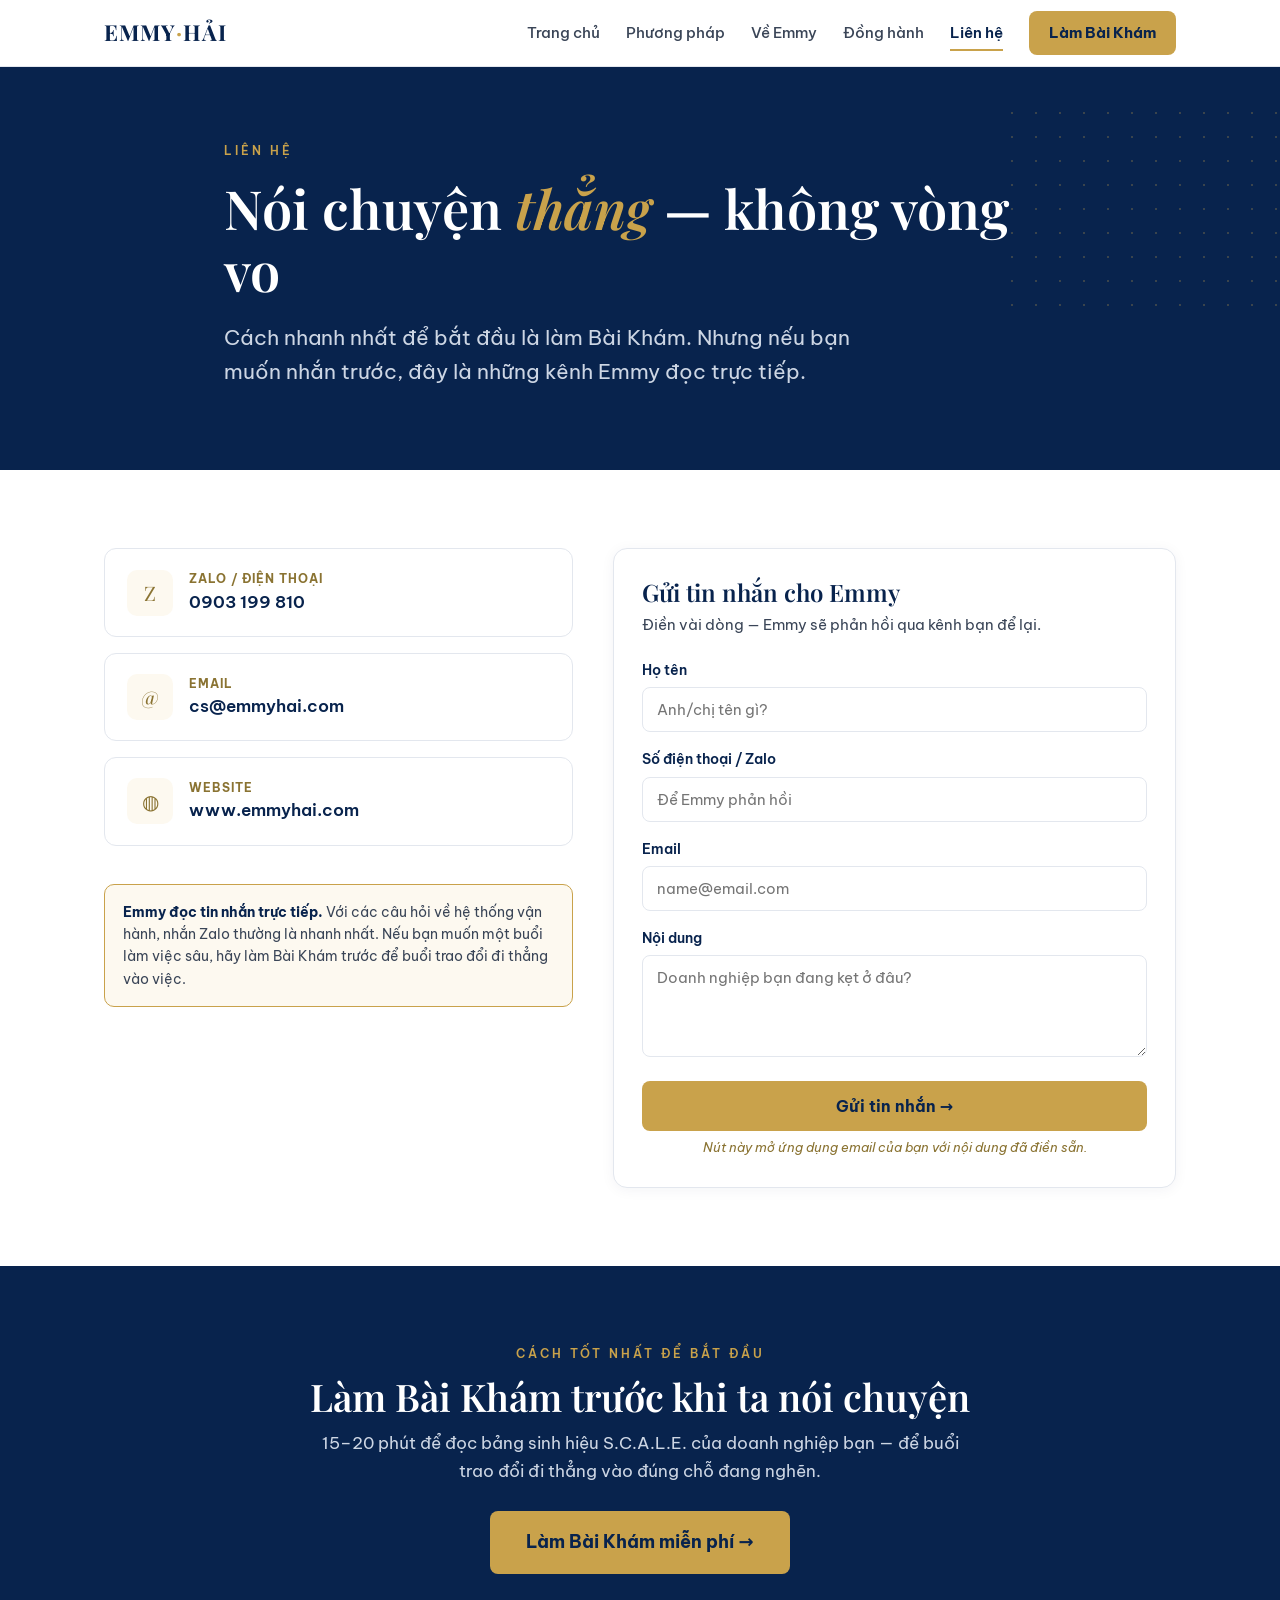
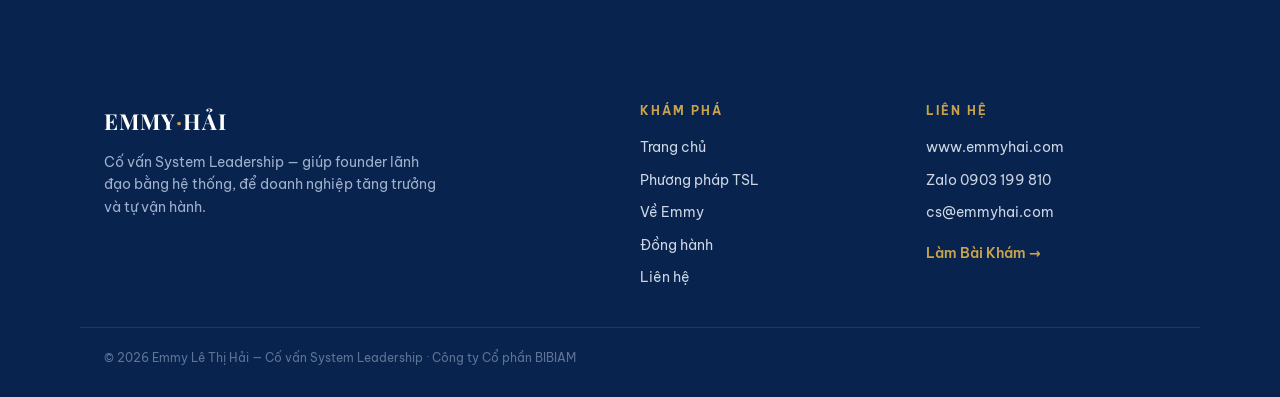
<file: lien-he.html>
<!DOCTYPE html>
<html lang="vi">
<head>
<meta charset="utf-8">
<meta name="viewport" content="width=device-width, initial-scale=1">
<title>Liên hệ — Emmy Lê Thị Hải | Cố vấn System Leadership</title>
<meta name="description" content="Liên hệ Emmy Lê Thị Hải — Cố vấn System Leadership. Zalo 0903 199 810 · cs@emmyhai.com. Cách nhanh nhất để bắt đầu là làm Bài Khám Sức Khỏe Vận Hành.">
<link rel="canonical" href="https://www.emmyhai.com/lien-he">
<meta name="robots" content="index,follow">
<meta name="theme-color" content="#08234D">
<meta property="og:type" content="website">
<meta property="og:title" content="Liên hệ — Emmy Lê Thị Hải">
<meta property="og:description" content="Zalo 0903 199 810 · cs@emmyhai.com. Cách nhanh nhất để bắt đầu là làm Bài Khám Sức Khỏe Vận Hành.">
<meta property="og:url" content="https://www.emmyhai.com/lien-he">
<meta property="og:site_name" content="Emmy Lê Thị Hải">
<meta property="og:image" content="https://www.emmyhai.com/assets/og-image.png">
<meta name="twitter:card" content="summary_large_image">
<link rel="icon" href="data:image/svg+xml,%3Csvg xmlns='http://www.w3.org/2000/svg' viewBox='0 0 32 32'%3E%3Crect width='32' height='32' rx='6' fill='%2308234D'/%3E%3Ccircle cx='16' cy='16' r='7' fill='%23C9A24B'/%3E%3C/svg%3E">
<link rel="preconnect" href="https://fonts.googleapis.com">
<link rel="preconnect" href="https://fonts.gstatic.com" crossorigin>
<link href="https://fonts.googleapis.com/css2?family=Playfair+Display:ital,wght@0,500;0,600;0,700;1,500&family=Be+Vietnam+Pro:wght@400;500;600;700&display=swap" rel="stylesheet">
<link rel="stylesheet" href="assets/site.css">
<script type="application/ld+json">
{"@context":"https://schema.org","@type":"BreadcrumbList","itemListElement":[
{"@type":"ListItem","position":1,"name":"Trang chủ","item":"https://www.emmyhai.com/"},
{"@type":"ListItem","position":2,"name":"Liên hệ","item":"https://www.emmyhai.com/lien-he"}]}
</script>
<style>
.contact-grid{display:grid;grid-template-columns:1fr 1.2fr;gap:40px;align-items:start;}
.channels{display:flex;flex-direction:column;gap:16px;}
.channel{display:flex;gap:16px;align-items:center;background:#fff;border:1px solid var(--line);border-radius:12px;padding:20px 22px;transition:border-color .15s,transform .15s;}
.channel:hover{border-color:var(--gold);transform:translateY(-2px);}
.channel .ic{width:46px;height:46px;border-radius:10px;background:var(--gold-soft);display:flex;align-items:center;justify-content:center;color:var(--gold-dk);font-family:var(--pf);font-size:20px;flex-shrink:0;}
.channel .k{font-size:12px;letter-spacing:1px;text-transform:uppercase;color:var(--gold-dk);font-weight:700;}
.channel .v{font-size:17px;color:var(--navy);font-weight:600;}
.hours{margin-top:22px;font-size:14px;color:var(--ink-soft);background:var(--gold-soft);border:1px solid var(--gold);border-radius:10px;padding:16px 18px;}
.hours b{color:var(--navy);}
/* form */
.form-card{background:#fff;border:1px solid var(--line);border-radius:14px;padding:30px 28px;box-shadow:0 2px 14px rgba(8,35,77,.05);}
.form-card h2{font-size:24px;margin-bottom:6px;}
.form-card .lead{color:var(--ink-soft);font-size:15px;margin-bottom:22px;}
.field{margin-bottom:16px;}
.field label{display:block;font-size:14px;font-weight:600;color:var(--navy);margin-bottom:6px;}
.field input,.field textarea{width:100%;font-family:var(--bvp);font-size:15px;padding:12px 14px;border:1.5px solid var(--line);border-radius:8px;background:#fff;color:var(--ink);transition:border-color .15s;}
.field input:focus,.field textarea:focus{outline:none;border-color:var(--gold);}
.form-note{font-size:12.5px;color:var(--gold-dk);margin-top:6px;text-align:center;font-style:italic;}
.cta-band{background:var(--navy);color:#fff;text-align:center;}
.cta-band .wrap{max-width:720px;}
.cta-band h2{color:#fff;font-size:clamp(26px,3.6vw,38px);margin-bottom:12px;}
.cta-band p{color:var(--light);font-size:17px;margin-bottom:26px;}
@media(max-width:820px){
  .contact-grid{grid-template-columns:1fr;gap:26px;}
}
</style>
</head>
<body>

<header class="site-header">
  <div class="site-nav-wrap">
    <a class="site-logo" href="index.html">EMMY<span>·</span>HẢI</a>
    <button class="site-burger" aria-label="Mở menu" aria-expanded="false"><span></span><span></span><span></span></button>
    <nav class="site-menu" aria-label="Điều hướng chính">
      <a href="index.html">Trang chủ</a>
      <a href="phuong-phap.html">Phương pháp</a>
      <a href="ve-emmy.html">Về Emmy</a>
      <a href="dong-hanh.html">Đồng hành</a>
      <a href="lien-he.html" class="active" aria-current="page">Liên hệ</a>
      <a class="site-cta" href="bai-kham.html">Làm Bài Khám</a>
    </nav>
  </div>
</header>

<!-- HERO -->
<section class="page-hero">
  <div class="wrap">
    <div class="eyebrow">Liên hệ</div>
    <h1>Nói chuyện <em>thẳng</em> — không vòng vo</h1>
    <p class="sub">Cách nhanh nhất để bắt đầu là làm Bài Khám. Nhưng nếu bạn muốn nhắn trước, đây là những kênh Emmy đọc trực tiếp.</p>
  </div>
</section>

<!-- CONTACT -->
<section>
  <div class="wrap">
    <div class="contact-grid">
      <div class="channels reveal">
        <a class="channel" href="https://zalo.me/0903199810" target="_blank" rel="noopener">
          <div class="ic">Z</div>
          <div><div class="k">Zalo / Điện thoại</div><div class="v">0903 199 810</div></div>
        </a>
        <a class="channel" href="mailto:cs@emmyhai.com">
          <div class="ic">@</div>
          <div><div class="k">Email</div><div class="v">cs@emmyhai.com</div></div>
        </a>
        <a class="channel" href="https://www.emmyhai.com">
          <div class="ic">◍</div>
          <div><div class="k">Website</div><div class="v">www.emmyhai.com</div></div>
        </a>
        <div class="hours">
          <b>Emmy đọc tin nhắn trực tiếp.</b> Với các câu hỏi về hệ thống vận hành, nhắn Zalo thường là nhanh nhất. Nếu bạn muốn một buổi làm việc sâu, hãy làm Bài Khám trước để buổi trao đổi đi thẳng vào việc.
        </div>
      </div>

      <div class="form-card reveal">
        <h2>Gửi tin nhắn cho Emmy</h2>
        <p class="lead">Điền vài dòng — Emmy sẽ phản hồi qua kênh bạn để lại.</p>
        <form id="contactForm" novalidate>
          <div class="field"><label for="c_name">Họ tên</label><input id="c_name" name="name" type="text" placeholder="Anh/chị tên gì?" required></div>
          <div class="field"><label for="c_phone">Số điện thoại / Zalo</label><input id="c_phone" name="phone" type="tel" placeholder="Để Emmy phản hồi"></div>
          <div class="field"><label for="c_email">Email</label><input id="c_email" name="email" type="email" placeholder="name@email.com"></div>
          <div class="field"><label for="c_msg">Nội dung</label><textarea id="c_msg" name="message" rows="4" placeholder="Doanh nghiệp bạn đang kẹt ở đâu?" required></textarea></div>
          <button class="btn" type="submit" style="width:100%;justify-content:center;">Gửi tin nhắn →</button>
          <p class="form-note">Nút này mở ứng dụng email của bạn với nội dung đã điền sẵn.</p>
        </form>
      </div>
    </div>
  </div>
</section>

<!-- CTA BAND -->
<section class="cta-band">
  <div class="wrap reveal">
    <div class="eyebrow" style="color:var(--gold);margin-bottom:12px;">Cách tốt nhất để bắt đầu</div>
    <h2>Làm Bài Khám trước khi ta nói chuyện</h2>
    <p>15–20 phút để đọc bảng sinh hiệu S.C.A.L.E. của doanh nghiệp bạn — để buổi trao đổi đi thẳng vào đúng chỗ đang nghẽn.</p>
    <a class="btn" href="bai-kham.html" style="font-size:18px;padding:17px 36px;">Làm Bài Khám miễn phí →</a>
  </div>
</section>

<footer class="site-footer">
  <div class="site-foot-wrap">
    <div class="site-foot-brand">
      <div class="site-foot-logo">EMMY<span>·</span>HẢI</div>
      <p>Cố vấn System Leadership — giúp founder lãnh đạo bằng hệ thống, để doanh nghiệp tăng trưởng và tự vận hành.</p>
    </div>
    <div class="site-foot-col">
      <h4>Khám phá</h4>
      <a href="index.html">Trang chủ</a>
      <a href="phuong-phap.html">Phương pháp TSL</a>
      <a href="ve-emmy.html">Về Emmy</a>
      <a href="dong-hanh.html">Đồng hành</a>
      <a href="lien-he.html">Liên hệ</a>
    </div>
    <div class="site-foot-col">
      <h4>Liên hệ</h4>
      <a href="https://www.emmyhai.com">www.emmyhai.com</a>
      <a href="https://zalo.me/0903199810">Zalo 0903 199 810</a>
      <a href="mailto:cs@emmyhai.com">cs@emmyhai.com</a>
      <a href="bai-kham.html" class="site-foot-cta">Làm Bài Khám →</a>
    </div>
  </div>
  <div class="site-foot-base">© 2026 Emmy Lê Thị Hải — Cố vấn System Leadership · Công ty Cổ phần BIBIAM</div>
</footer>

<script src="assets/site.js"></script>
<script>
/* Static contact form → compose an email (no backend needed).
   Emmy dev có thể thay bằng endpoint thật ở đây (giống hook submitLead ở trang Bài Khám). */
document.getElementById('contactForm').addEventListener('submit', function(e){
  e.preventDefault();
  var name=(document.getElementById('c_name').value||'').trim();
  var phone=(document.getElementById('c_phone').value||'').trim();
  var email=(document.getElementById('c_email').value||'').trim();
  var msg=(document.getElementById('c_msg').value||'').trim();
  if(!name || !msg){ alert('Vui lòng điền họ tên và nội dung.'); return; }
  var body='Họ tên: '+name+'\nĐiện thoại/Zalo: '+phone+'\nEmail: '+email+'\n\nNội dung:\n'+msg;
  window.location.href='mailto:cs@emmyhai.com?subject='+encodeURIComponent('Liên hệ từ website — '+name)+'&body='+encodeURIComponent(body);
});
</script>
</body>
</html>
</file>
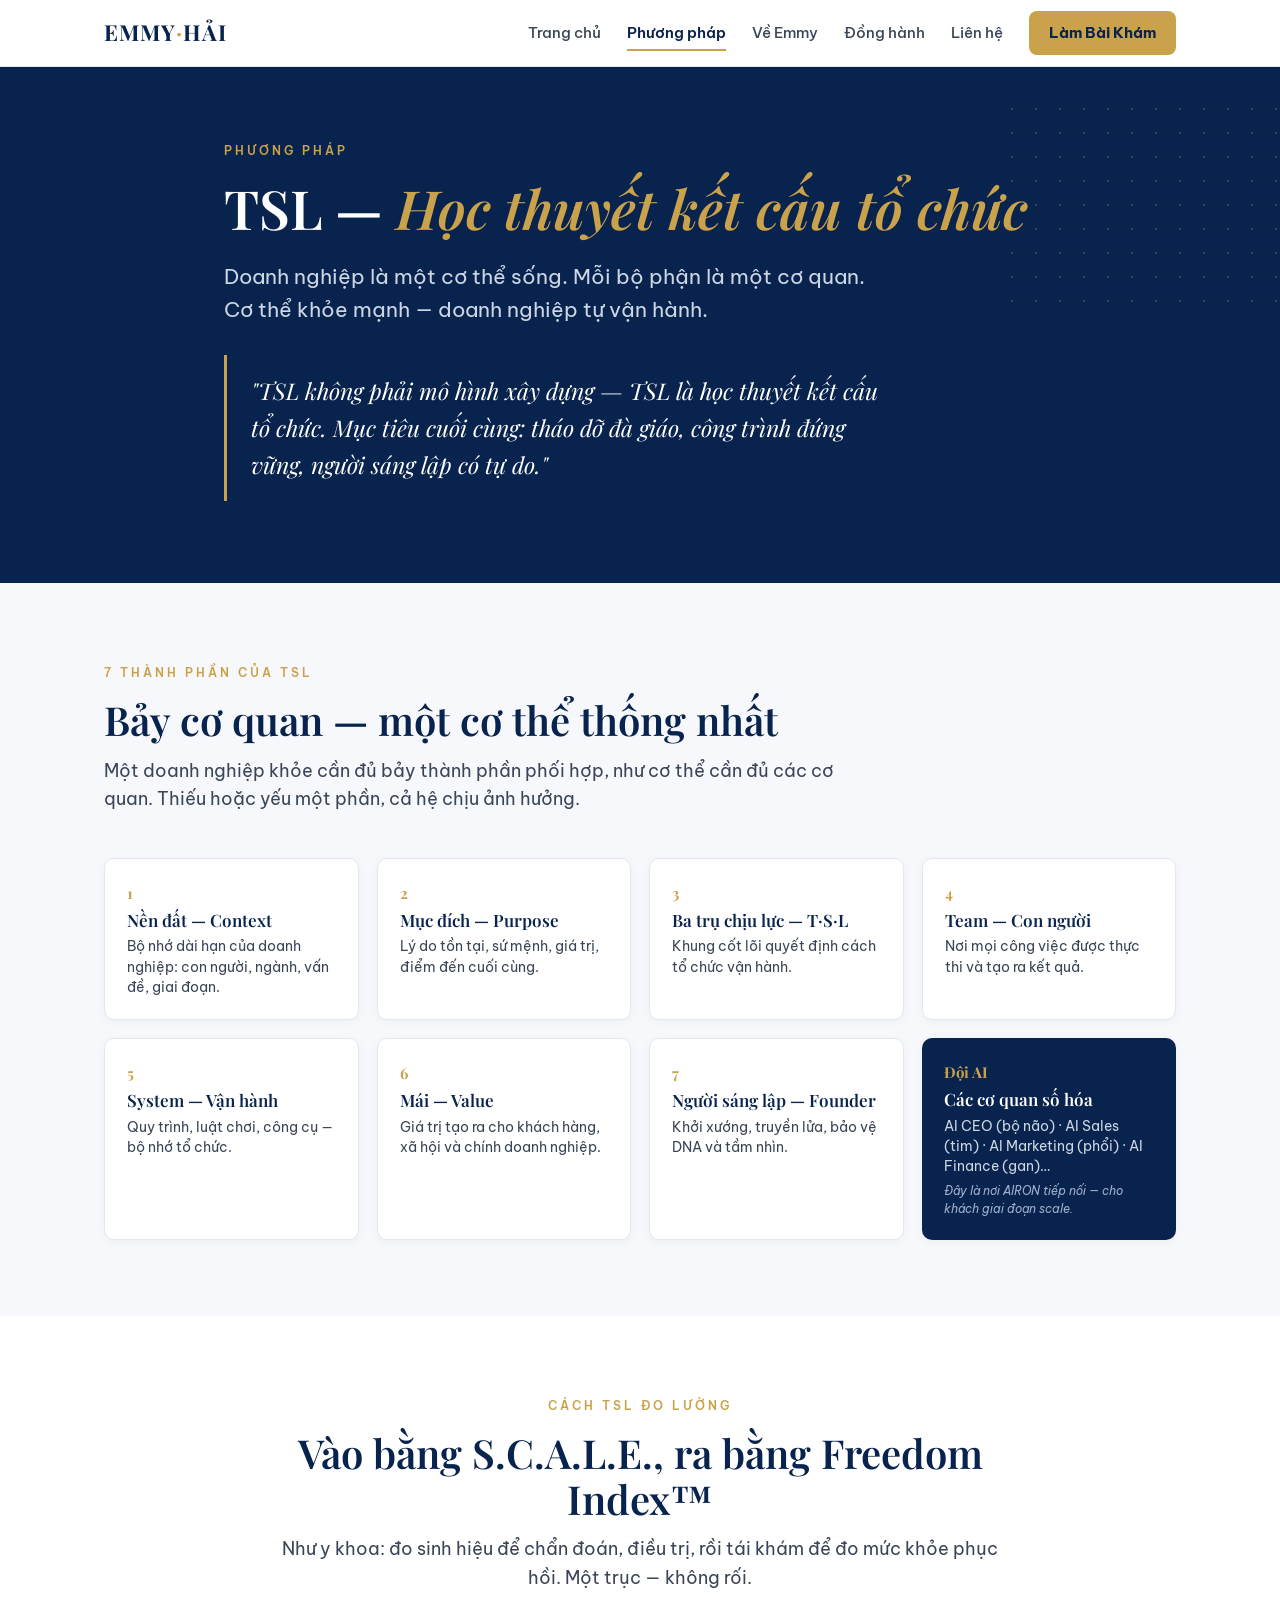
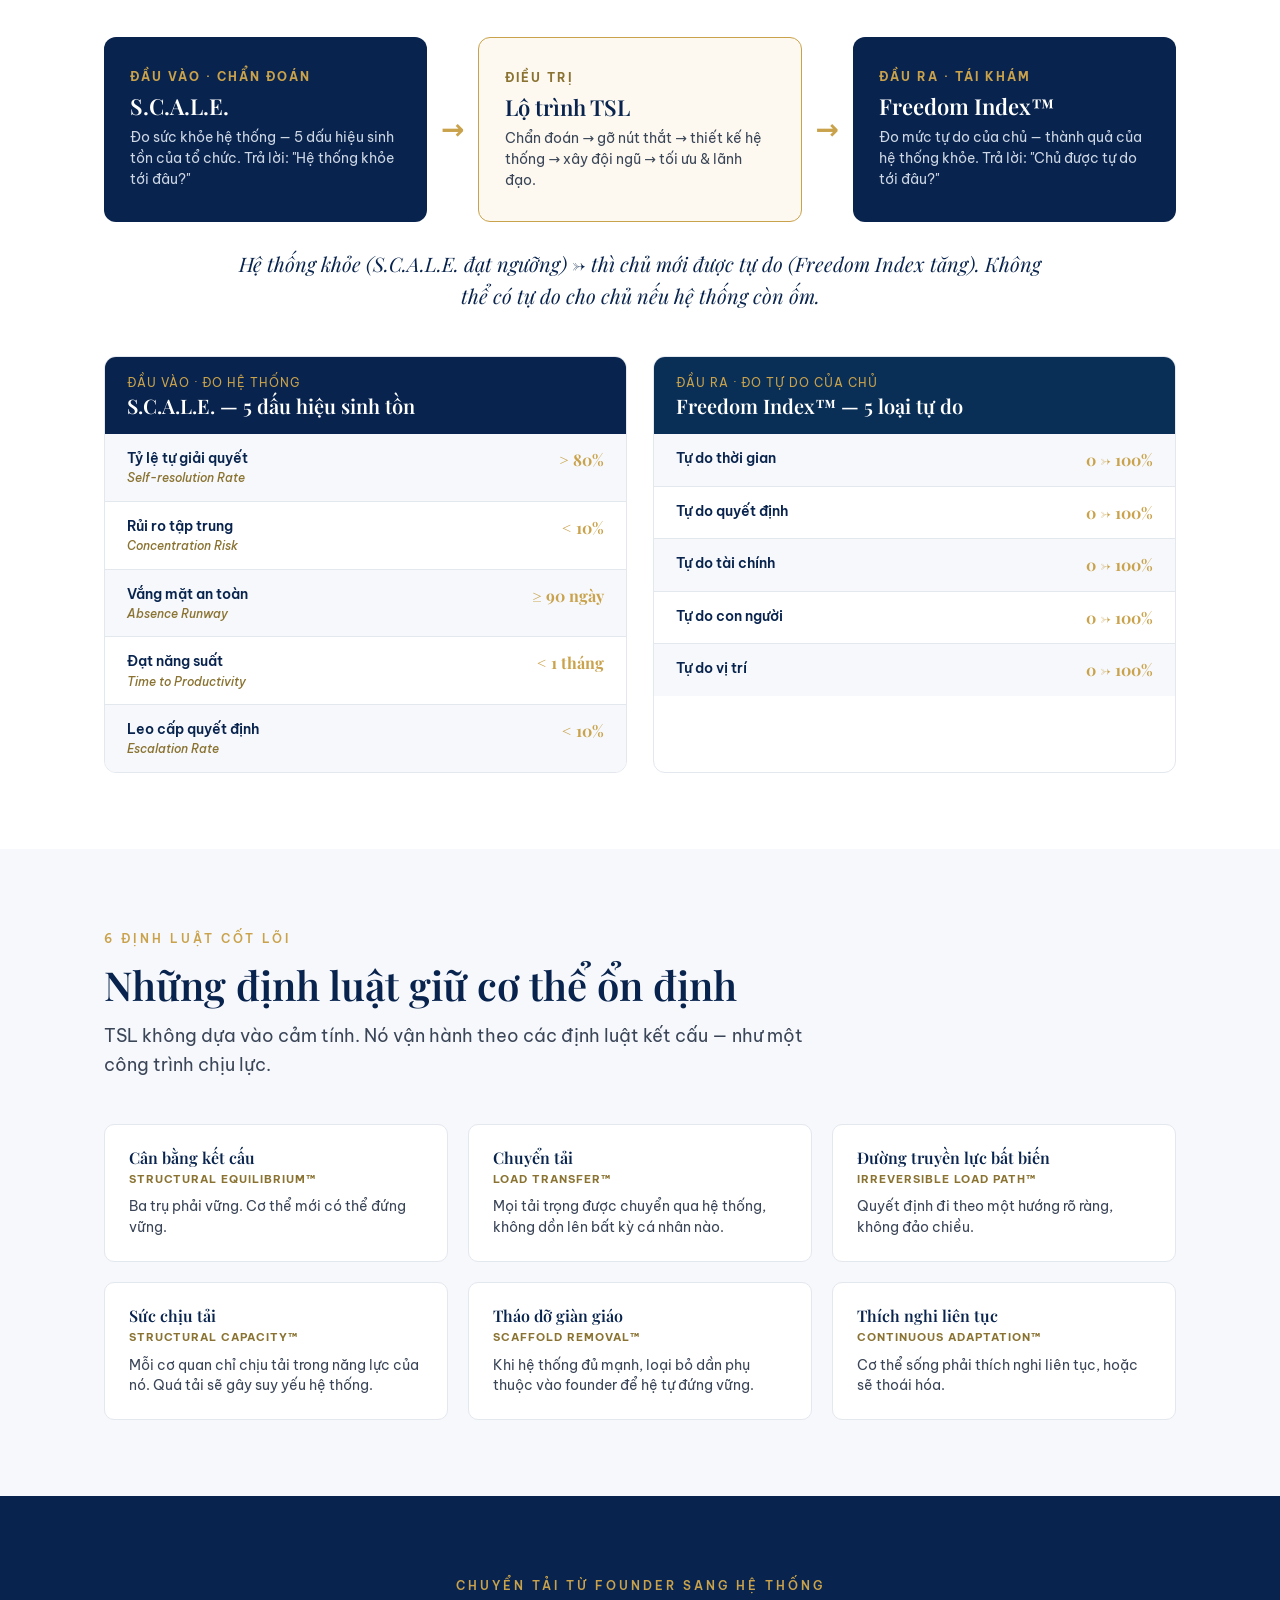
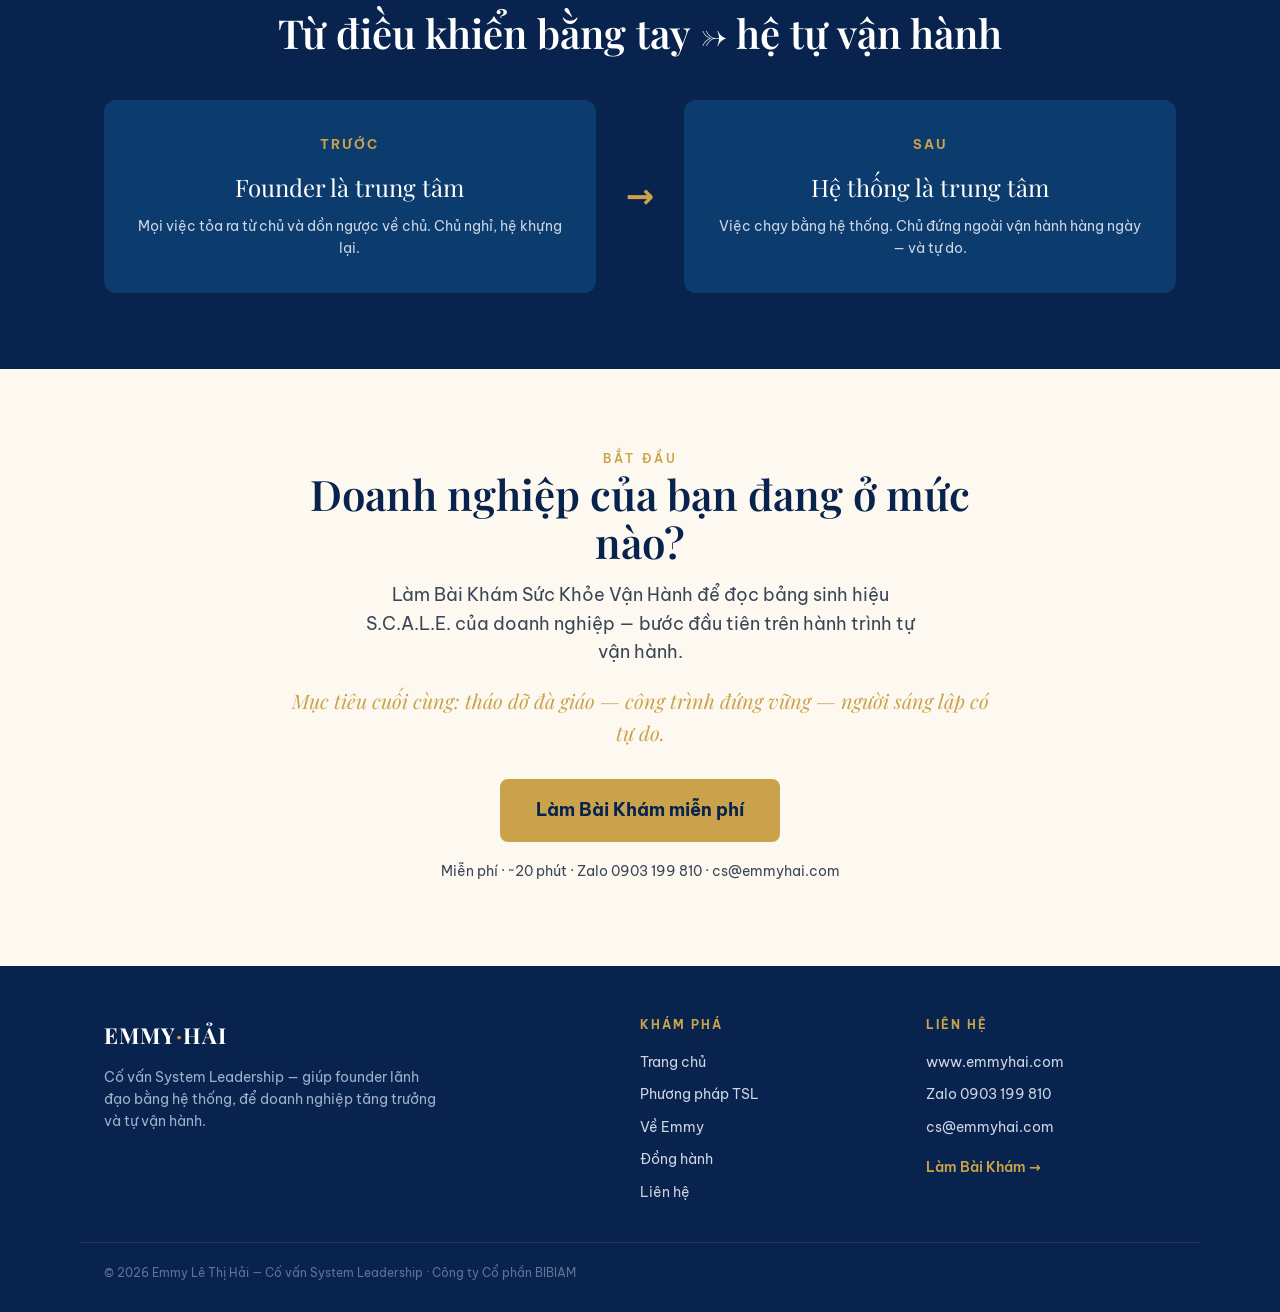
<file: phuong-phap.html>
<!DOCTYPE html>
<html lang="vi">
<head>
<meta charset="utf-8">
<meta name="viewport" content="width=device-width, initial-scale=1">
<title>Phương pháp TSL — Học thuyết kết cấu tổ chức | Emmy Lê Thị Hải</title>
<meta name="description" content="TSL không phải mô hình xây dựng — TSL là học thuyết kết cấu tổ chức. Đo hệ thống bằng S.C.A.L.E., đo tự do của chủ bằng Freedom Index. Giúp doanh nghiệp tự vận hành.">
<link rel="canonical" href="https://www.emmyhai.com/phuong-phap">
<meta name="robots" content="index,follow">
<meta name="theme-color" content="#08234D">
<meta property="og:type" content="website">
<meta property="og:title" content="Phương pháp TSL — Học thuyết kết cấu tổ chức">
<meta property="og:description" content="Vào bằng S.C.A.L.E., ra bằng Freedom Index. Giúp doanh nghiệp tự vận hành, người sáng lập có tự do.">
<meta property="og:url" content="https://www.emmyhai.com/phuong-phap">
<meta property="og:site_name" content="Emmy Lê Thị Hải">
<meta property="og:image" content="https://www.emmyhai.com/assets/og-image.png">
<meta name="twitter:card" content="summary_large_image">
<link rel="icon" href="data:image/svg+xml,%3Csvg xmlns='http://www.w3.org/2000/svg' viewBox='0 0 32 32'%3E%3Crect width='32' height='32' rx='6' fill='%2308234D'/%3E%3Ccircle cx='16' cy='16' r='7' fill='%23C9A24B'/%3E%3C/svg%3E">
<link rel="preconnect" href="https://fonts.googleapis.com">
<link rel="preconnect" href="https://fonts.gstatic.com" crossorigin>
<link href="https://fonts.googleapis.com/css2?family=Playfair+Display:ital,wght@0,500;0,600;0,700;1,500&family=Be+Vietnam+Pro:wght@400;500;600;700&display=swap" rel="stylesheet">
<link rel="stylesheet" href="assets/site.css">
<style>
:root{
  --navy:#08234D;--navy2:#0c3b6e;--navy3:#0a2f57;--gold:#C9A24B;--goldsoft:#fdf9f0;
  --ink:#1a2233;--inksoft:#3a4557;--line:#e3e7ee;--bg:#fff;--bgsoft:#f6f8fb;--light:#cdd6e4;--golddk:#8a7332;
  --pf:'Playfair Display',Georgia,serif;--bvp:'Be Vietnam Pro',system-ui,sans-serif;
}
*{margin:0;padding:0;box-sizing:border-box;}
html{scroll-behavior:smooth;}
body{font-family:var(--bvp);color:var(--ink);background:var(--bg);line-height:1.6;-webkit-font-smoothing:antialiased;}
a{color:inherit;text-decoration:none;}
.wrap{max-width:1120px;margin:0 auto;padding:0 24px;}
.eyebrow{font-size:12px;letter-spacing:3px;text-transform:uppercase;color:var(--gold);font-weight:600;}
h1,h2,h3{font-family:var(--pf);color:var(--navy);line-height:1.14;font-weight:600;}
.btn{display:inline-flex;align-items:center;gap:8px;background:var(--gold);color:var(--navy);font-family:var(--bvp);font-weight:700;font-size:16px;padding:15px 28px;border-radius:8px;border:none;cursor:pointer;transition:transform .15s,box-shadow .15s;}
.btn:hover{transform:translateY(-2px);box-shadow:0 8px 24px rgba(201,162,75,.35);}
.btn:focus-visible{outline:3px solid var(--navy);outline-offset:2px;}

/* HERO */
.hero{background:var(--navy);color:#fff;padding:74px 0 82px;position:relative;overflow:hidden;}
.hero:before{content:"";position:absolute;top:30px;right:-40px;width:320px;height:220px;background-image:radial-gradient(var(--gold) 1.5px,transparent 1.5px);background-size:24px 24px;opacity:.26;}
.hero .wrap{position:relative;z-index:1;max-width:880px;}
.hero .eyebrow{margin-bottom:18px;}
.hero h1{color:#fff;font-size:clamp(32px,5vw,54px);margin-bottom:20px;}
.hero h1 em{font-style:italic;color:var(--gold);}
.hero .sub{font-size:clamp(17px,2.2vw,21px);color:var(--light);max-width:660px;}
.hero .decl{margin-top:28px;padding:18px 24px;border-left:3px solid var(--gold);font-family:var(--pf);font-style:italic;font-size:clamp(18px,2.3vw,23px);color:#fff;max-width:680px;}

section{padding:76px 0;}
.sec-head{max-width:740px;margin-bottom:44px;}
.sec-head.center{margin-left:auto;margin-right:auto;text-align:center;}
.sec-head h2{font-size:clamp(28px,3.6vw,40px);margin:12px 0 14px;}
.sec-head p{font-size:18px;color:var(--inksoft);}

/* BODY METAPHOR - 7 components as organs */
.organs{background:var(--bgsoft);}
.organ-grid{display:grid;grid-template-columns:repeat(4,1fr);gap:18px;}
.organ{background:#fff;border:1px solid var(--line);border-radius:10px;padding:22px;box-shadow:0 2px 10px rgba(8,35,77,.04);}
.organ .num{font-family:var(--pf);font-size:15px;color:var(--gold);font-weight:700;}
.organ h3{font-size:17px;margin:6px 0 6px;}
.organ p{font-size:13.5px;color:var(--inksoft);line-height:1.5;}
.organ .role{display:block;font-size:12px;color:var(--golddk);font-style:italic;margin-top:6px;}

/* DIAGNOSTIC AXIS - the spine */
.axis .sec-head{text-align:center;margin-left:auto;margin-right:auto;}
.axis-track{display:grid;grid-template-columns:1fr auto 1fr auto 1fr;align-items:stretch;gap:0;margin-top:10px;}
.axis-node{border-radius:12px;padding:30px 26px;}
.axis-node.in{background:var(--navy);color:#fff;}
.axis-node.mid{background:var(--goldsoft);border:1px solid var(--gold);}
.axis-node.out{background:var(--navy);color:#fff;}
.axis-node .lbl{font-size:12px;letter-spacing:2px;text-transform:uppercase;font-weight:700;margin-bottom:8px;}
.axis-node.in .lbl,.axis-node.out .lbl{color:var(--gold);}
.axis-node.mid .lbl{color:var(--golddk);}
.axis-node h3{font-size:22px;margin-bottom:8px;}
.axis-node.in h3,.axis-node.out h3{color:#fff;}
.axis-node p{font-size:14px;line-height:1.5;}
.axis-node.in p,.axis-node.out p{color:var(--light);}
.axis-node.mid p{color:var(--inksoft);}
.axis-arrow{display:flex;align-items:center;justify-content:center;color:var(--gold);font-size:28px;font-weight:700;padding:0 14px;}
.axis-cap{text-align:center;margin-top:26px;font-family:var(--pf);font-style:italic;font-size:20px;color:var(--navy);max-width:820px;margin-left:auto;margin-right:auto;}
/* two index tables */
.idx-grid{display:grid;grid-template-columns:1fr 1fr;gap:26px;margin-top:44px;}
.idx{border:1px solid var(--line);border-radius:12px;overflow:hidden;}
.idx-top{padding:16px 22px;color:#fff;}
.idx-top.a{background:var(--navy);}
.idx-top.b{background:var(--navy3);}
.idx-top .k{font-size:12px;letter-spacing:1px;color:var(--gold);text-transform:uppercase;}
.idx-top h3{color:#fff;font-size:20px;margin-top:3px;}
.idx-row{display:flex;justify-content:space-between;gap:14px;padding:13px 22px;border-bottom:1px solid var(--line);font-size:14px;}
.idx-row:last-child{border-bottom:none;}
.idx-row:nth-child(even){background:var(--bgsoft);}
.idx-row .nm{color:var(--navy);font-weight:600;}
.idx-row .nm em{display:block;font-weight:500;font-size:11.5px;color:var(--golddk);font-style:italic;}
.idx-row .th{color:var(--gold);font-weight:700;white-space:nowrap;font-family:var(--pf);font-size:16px;}

/* LAWS */
.laws{background:var(--bgsoft);}
.law-grid{display:grid;grid-template-columns:repeat(3,1fr);gap:20px;}
.law{background:#fff;border:1px solid var(--line);border-radius:10px;padding:24px;}
.law h3{font-size:16px;margin-bottom:4px;}
.law .en{font-size:11px;letter-spacing:1px;text-transform:uppercase;color:var(--golddk);font-weight:700;margin-bottom:8px;}
.law p{font-size:13.5px;color:var(--inksoft);line-height:1.5;}

/* SHIFT founder->system */
.shift{background:var(--navy);color:#fff;}
.shift .sec-head h2{color:#fff;}
.shift .sec-head p{color:var(--light);}
.shift-grid{display:grid;grid-template-columns:1fr auto 1fr;align-items:center;gap:30px;}
.shift-card{background:var(--navy2);border-radius:12px;padding:34px 28px;text-align:center;}
.shift-card .t{font-size:13px;letter-spacing:2px;text-transform:uppercase;color:var(--gold);font-weight:700;margin-bottom:14px;}
.shift-card .big{font-family:var(--pf);font-size:24px;color:#fff;margin-bottom:8px;}
.shift-card p{font-size:14px;color:var(--light);}
.shift-arrow{font-size:34px;color:var(--gold);font-weight:700;}

/* FINAL CTA */
.final{background:var(--goldsoft);text-align:center;}
.final .wrap{max-width:760px;}
.final h2{font-size:clamp(28px,4vw,42px);margin-bottom:14px;}
.final p{font-size:18px;color:var(--inksoft);max-width:560px;margin:0 auto 8px;}
.final .line{font-family:var(--pf);font-style:italic;font-size:20px;color:var(--gold);margin:18px 0 30px;}
.final .micro{font-size:14px;color:var(--inksoft);margin-top:18px;}

.reveal{opacity:0;transform:translateY(18px);transition:opacity .6s,transform .6s;}
.reveal.in{opacity:1;transform:none;}

@media(max-width:920px){
  .organ-grid{grid-template-columns:1fr 1fr;}
  .axis-track{grid-template-columns:1fr;gap:14px;}
  .axis-arrow{transform:rotate(90deg);padding:6px 0;}
  .idx-grid{grid-template-columns:1fr;}
  .law-grid{grid-template-columns:1fr 1fr;}
  .shift-grid{grid-template-columns:1fr;gap:16px;}
  .shift-arrow{transform:rotate(90deg);text-align:center;}
}
@media(max-width:600px){
  section{padding:54px 0;}
  .organ-grid{grid-template-columns:1fr;}
  .law-grid{grid-template-columns:1fr;}
  .foot-grid{flex-direction:column;align-items:flex-start;}
}
@media(prefers-reduced-motion:reduce){html{scroll-behavior:auto;}.reveal{opacity:1;transform:none;transition:none;}.btn{transition:none;}}
</style>
</head>
<body>

<header class="site-header">
  <div class="site-nav-wrap">
    <a class="site-logo" href="index.html">EMMY<span>·</span>HẢI</a>
    <button class="site-burger" aria-label="Mở menu" aria-expanded="false"><span></span><span></span><span></span></button>
    <nav class="site-menu" aria-label="Điều hướng chính">
      <a href="index.html">Trang chủ</a>
      <a href="phuong-phap.html" class="active" aria-current="page">Phương pháp</a>
      <a href="ve-emmy.html">Về Emmy</a>
      <a href="dong-hanh.html">Đồng hành</a>
      <a href="lien-he.html">Liên hệ</a>
      <a class="site-cta" href="bai-kham.html">Làm Bài Khám</a>
    </nav>
  </div>
</header>

<!-- HERO -->
<section class="hero">
  <div class="wrap">
    <div class="eyebrow">Phương pháp</div>
    <h1>TSL — <em>Học thuyết kết cấu tổ chức</em></h1>
    <p class="sub">Doanh nghiệp là một cơ thể sống. Mỗi bộ phận là một cơ quan. Cơ thể khỏe mạnh — doanh nghiệp tự vận hành.</p>
    <div class="decl">"TSL không phải mô hình xây dựng — TSL là học thuyết kết cấu tổ chức. Mục tiêu cuối cùng: tháo dỡ đà giáo, công trình đứng vững, người sáng lập có tự do."</div>
  </div>
</section>

<!-- 7 COMPONENTS AS ORGANS -->
<section class="organs">
  <div class="wrap">
    <div class="sec-head reveal">
      <span class="eyebrow">7 thành phần của TSL</span>
      <h2>Bảy cơ quan — một cơ thể thống nhất</h2>
      <p>Một doanh nghiệp khỏe cần đủ bảy thành phần phối hợp, như cơ thể cần đủ các cơ quan. Thiếu hoặc yếu một phần, cả hệ chịu ảnh hưởng.</p>
    </div>
    <div class="organ-grid">
      <div class="organ reveal"><div class="num">1</div><h3>Nền đất — Context</h3><p>Bộ nhớ dài hạn của doanh nghiệp: con người, ngành, vấn đề, giai đoạn.</p></div>
      <div class="organ reveal"><div class="num">2</div><h3>Mục đích — Purpose</h3><p>Lý do tồn tại, sứ mệnh, giá trị, điểm đến cuối cùng.</p></div>
      <div class="organ reveal"><div class="num">3</div><h3>Ba trụ chịu lực — T·S·L</h3><p>Khung cốt lõi quyết định cách tổ chức vận hành.</p></div>
      <div class="organ reveal"><div class="num">4</div><h3>Team — Con người</h3><p>Nơi mọi công việc được thực thi và tạo ra kết quả.</p></div>
      <div class="organ reveal"><div class="num">5</div><h3>System — Vận hành</h3><p>Quy trình, luật chơi, công cụ — bộ nhớ tổ chức.</p></div>
      <div class="organ reveal"><div class="num">6</div><h3>Mái — Value</h3><p>Giá trị tạo ra cho khách hàng, xã hội và chính doanh nghiệp.</p></div>
      <div class="organ reveal"><div class="num">7</div><h3>Người sáng lập — Founder</h3><p>Khởi xướng, truyền lửa, bảo vệ DNA và tầm nhìn.</p></div>
      <div class="organ reveal" style="background:var(--navy);border:none;"><div class="num" style="color:var(--gold)">Đội AI</div><h3 style="color:#fff">Các cơ quan số hóa</h3><p style="color:var(--light)">AI CEO (bộ não) · AI Sales (tim) · AI Marketing (phổi) · AI Finance (gan)… <span class="role" style="color:#9fb0cc">Đây là nơi AIRON tiếp nối — cho khách giai đoạn scale.</span></p></div>
    </div>
  </div>
</section>

<!-- DIAGNOSTIC AXIS: SCALE in -> Freedom out -->
<section class="axis">
  <div class="wrap">
    <div class="sec-head center reveal">
      <span class="eyebrow">Cách TSL đo lường</span>
      <h2>Vào bằng S.C.A.L.E., ra bằng Freedom Index™</h2>
      <p>Như y khoa: đo sinh hiệu để chẩn đoán, điều trị, rồi tái khám để đo mức khỏe phục hồi. Một trục — không rối.</p>
    </div>
    <div class="axis-track reveal">
      <div class="axis-node in">
        <div class="lbl">Đầu vào · Chẩn đoán</div>
        <h3>S.C.A.L.E.</h3>
        <p>Đo sức khỏe hệ thống — 5 dấu hiệu sinh tồn của tổ chức. Trả lời: "Hệ thống khỏe tới đâu?"</p>
      </div>
      <div class="axis-arrow">→</div>
      <div class="axis-node mid">
        <div class="lbl">Điều trị</div>
        <h3>Lộ trình TSL</h3>
        <p>Chẩn đoán → gỡ nút thắt → thiết kế hệ thống → xây đội ngũ → tối ưu &amp; lãnh đạo.</p>
      </div>
      <div class="axis-arrow">→</div>
      <div class="axis-node out">
        <div class="lbl">Đầu ra · Tái khám</div>
        <h3>Freedom Index™</h3>
        <p>Đo mức tự do của chủ — thành quả của hệ thống khỏe. Trả lời: "Chủ được tự do tới đâu?"</p>
      </div>
    </div>
    <div class="axis-cap reveal">Hệ thống khỏe (S.C.A.L.E. đạt ngưỡng) → thì chủ mới được tự do (Freedom Index tăng). Không thể có tự do cho chủ nếu hệ thống còn ốm.</div>

    <div class="idx-grid">
      <div class="idx reveal">
        <div class="idx-top a"><div class="k">Đầu vào · Đo hệ thống</div><h3>S.C.A.L.E. — 5 dấu hiệu sinh tồn</h3></div>
        <div class="idx-row"><span class="nm">Tỷ lệ tự giải quyết<em>Self-resolution Rate</em></span><span class="th">&gt; 80%</span></div>
        <div class="idx-row"><span class="nm">Rủi ro tập trung<em>Concentration Risk</em></span><span class="th">&lt; 10%</span></div>
        <div class="idx-row"><span class="nm">Vắng mặt an toàn<em>Absence Runway</em></span><span class="th">≥ 90 ngày</span></div>
        <div class="idx-row"><span class="nm">Đạt năng suất<em>Time to Productivity</em></span><span class="th">&lt; 1 tháng</span></div>
        <div class="idx-row"><span class="nm">Leo cấp quyết định<em>Escalation Rate</em></span><span class="th">&lt; 10%</span></div>
      </div>
      <div class="idx reveal">
        <div class="idx-top b"><div class="k">Đầu ra · Đo tự do của chủ</div><h3>Freedom Index™ — 5 loại tự do</h3></div>
        <div class="idx-row"><span class="nm">Tự do thời gian</span><span class="th">0 → 100%</span></div>
        <div class="idx-row"><span class="nm">Tự do quyết định</span><span class="th">0 → 100%</span></div>
        <div class="idx-row"><span class="nm">Tự do tài chính</span><span class="th">0 → 100%</span></div>
        <div class="idx-row"><span class="nm">Tự do con người</span><span class="th">0 → 100%</span></div>
        <div class="idx-row"><span class="nm">Tự do vị trí</span><span class="th">0 → 100%</span></div>
      </div>
    </div>
  </div>
</section>

<!-- 6 LAWS -->
<section class="laws">
  <div class="wrap">
    <div class="sec-head reveal">
      <span class="eyebrow">6 định luật cốt lõi</span>
      <h2>Những định luật giữ cơ thể ổn định</h2>
      <p>TSL không dựa vào cảm tính. Nó vận hành theo các định luật kết cấu — như một công trình chịu lực.</p>
    </div>
    <div class="law-grid">
      <div class="law reveal"><h3>Cân bằng kết cấu</h3><div class="en">Structural Equilibrium™</div><p>Ba trụ phải vững. Cơ thể mới có thể đứng vững.</p></div>
      <div class="law reveal"><h3>Chuyển tải</h3><div class="en">Load Transfer™</div><p>Mọi tải trọng được chuyển qua hệ thống, không dồn lên bất kỳ cá nhân nào.</p></div>
      <div class="law reveal"><h3>Đường truyền lực bất biến</h3><div class="en">Irreversible Load Path™</div><p>Quyết định đi theo một hướng rõ ràng, không đảo chiều.</p></div>
      <div class="law reveal"><h3>Sức chịu tải</h3><div class="en">Structural Capacity™</div><p>Mỗi cơ quan chỉ chịu tải trong năng lực của nó. Quá tải sẽ gây suy yếu hệ thống.</p></div>
      <div class="law reveal"><h3>Tháo dỡ giàn giáo</h3><div class="en">Scaffold Removal™</div><p>Khi hệ thống đủ mạnh, loại bỏ dần phụ thuộc vào founder để hệ tự đứng vững.</p></div>
      <div class="law reveal"><h3>Thích nghi liên tục</h3><div class="en">Continuous Adaptation™</div><p>Cơ thể sống phải thích nghi liên tục, hoặc sẽ thoái hóa.</p></div>
    </div>
  </div>
</section>

<!-- SHIFT -->
<section class="shift">
  <div class="wrap">
    <div class="sec-head center reveal">
      <span class="eyebrow">Chuyển tải từ founder sang hệ thống</span>
      <h2>Từ điều khiển bằng tay → hệ tự vận hành</h2>
    </div>
    <div class="shift-grid reveal">
      <div class="shift-card"><div class="t">Trước</div><div class="big">Founder là trung tâm</div><p>Mọi việc tỏa ra từ chủ và dồn ngược về chủ. Chủ nghỉ, hệ khựng lại.</p></div>
      <div class="shift-arrow">→</div>
      <div class="shift-card"><div class="t">Sau</div><div class="big">Hệ thống là trung tâm</div><p>Việc chạy bằng hệ thống. Chủ đứng ngoài vận hành hàng ngày — và tự do.</p></div>
    </div>
  </div>
</section>

<!-- FINAL CTA -->
<section class="final">
  <div class="wrap reveal">
    <span class="eyebrow">Bắt đầu</span>
    <h2>Doanh nghiệp của bạn đang ở mức nào?</h2>
    <p>Làm Bài Khám Sức Khỏe Vận Hành để đọc bảng sinh hiệu S.C.A.L.E. của doanh nghiệp — bước đầu tiên trên hành trình tự vận hành.</p>
    <div class="line">Mục tiêu cuối cùng: tháo dỡ đà giáo — công trình đứng vững — người sáng lập có tự do.</div>
    <a class="btn" href="bai-kham.html" style="font-size:18px;padding:17px 36px;">Làm Bài Khám miễn phí</a>
    <p class="micro">Miễn phí · ~20 phút · Zalo 0903 199 810 · cs@emmyhai.com</p>
  </div>
</section>

<footer class="site-footer">
  <div class="site-foot-wrap">
    <div class="site-foot-brand">
      <div class="site-foot-logo">EMMY<span>·</span>HẢI</div>
      <p>Cố vấn System Leadership — giúp founder lãnh đạo bằng hệ thống, để doanh nghiệp tăng trưởng và tự vận hành.</p>
    </div>
    <div class="site-foot-col">
      <h4>Khám phá</h4>
      <a href="index.html">Trang chủ</a>
      <a href="phuong-phap.html">Phương pháp TSL</a>
      <a href="ve-emmy.html">Về Emmy</a>
      <a href="dong-hanh.html">Đồng hành</a>
      <a href="lien-he.html">Liên hệ</a>
    </div>
    <div class="site-foot-col">
      <h4>Liên hệ</h4>
      <a href="https://www.emmyhai.com">www.emmyhai.com</a>
      <a href="https://zalo.me/0903199810">Zalo 0903 199 810</a>
      <a href="mailto:cs@emmyhai.com">cs@emmyhai.com</a>
      <a href="bai-kham.html" class="site-foot-cta">Làm Bài Khám →</a>
    </div>
  </div>
  <div class="site-foot-base">© 2026 Emmy Lê Thị Hải — Cố vấn System Leadership · Công ty Cổ phần BIBIAM</div>
</footer>

<script src="assets/site.js"></script>
</body>
</html>
</file>
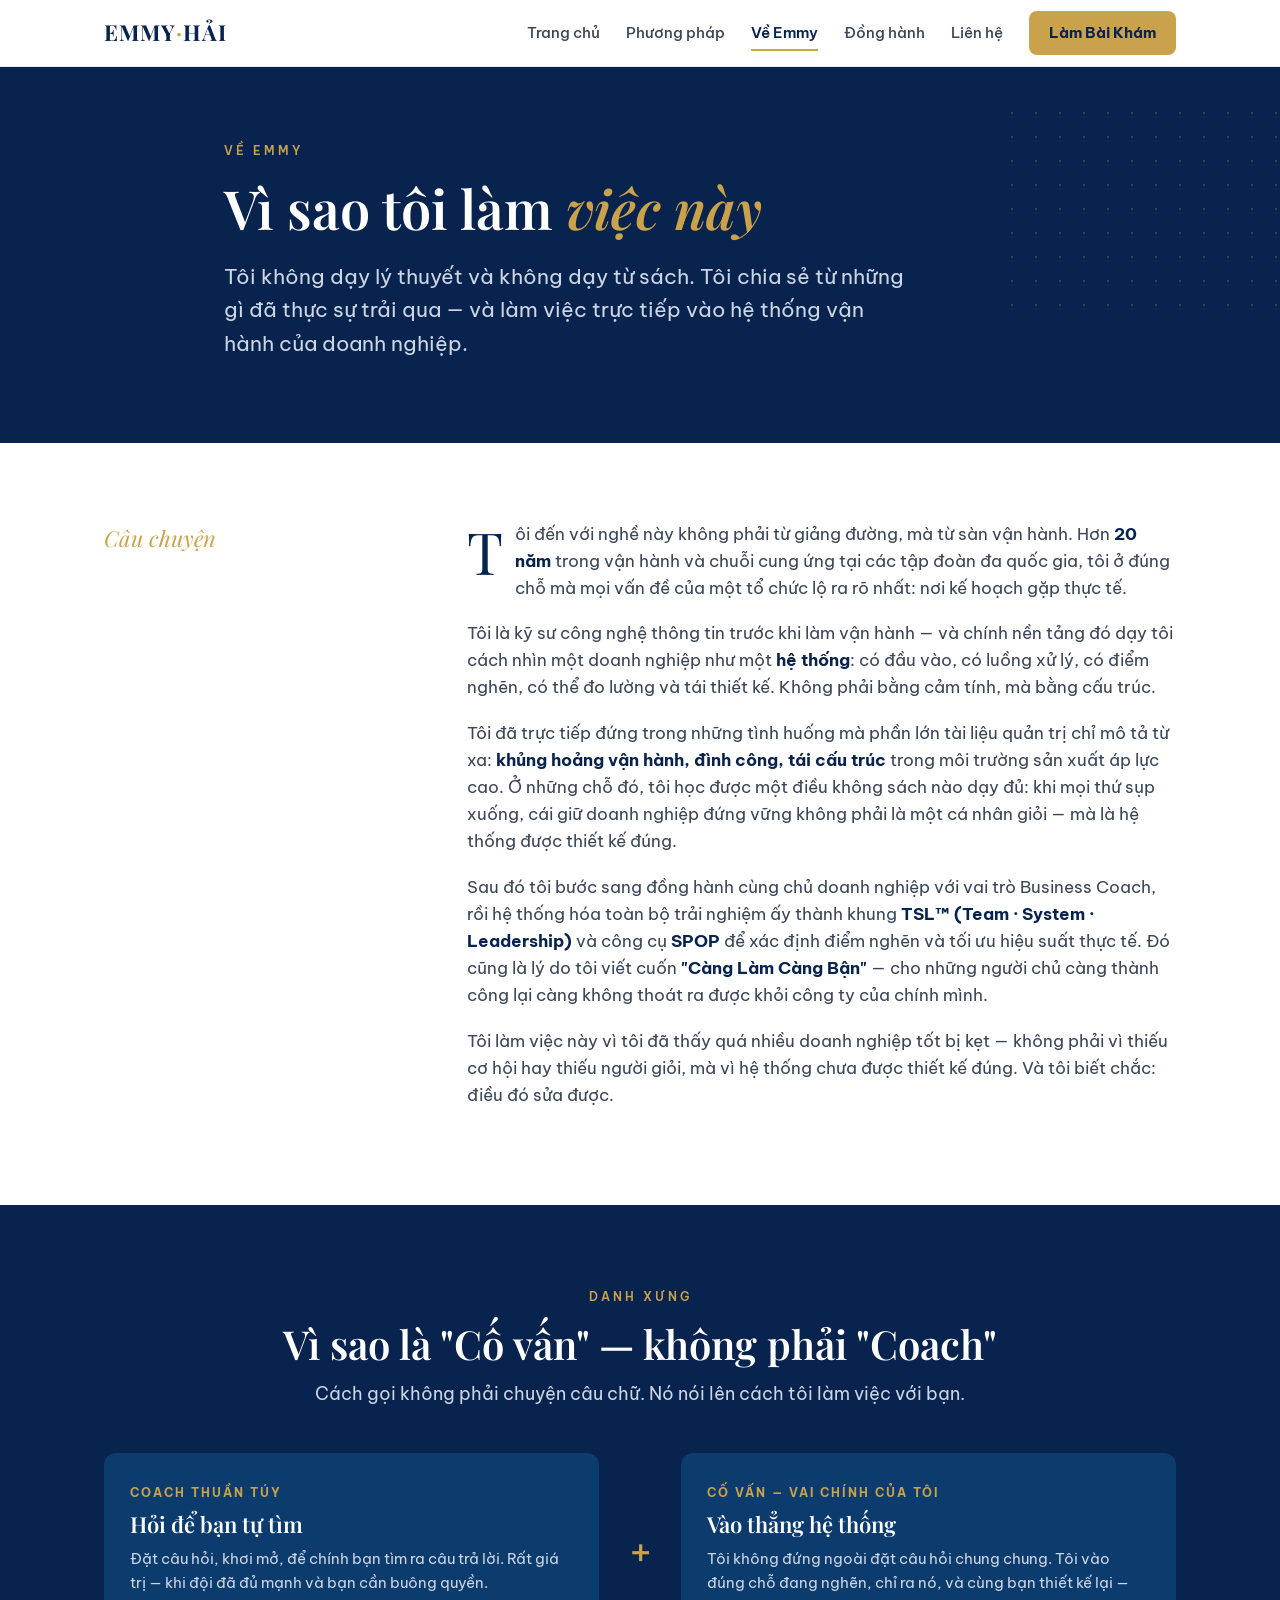
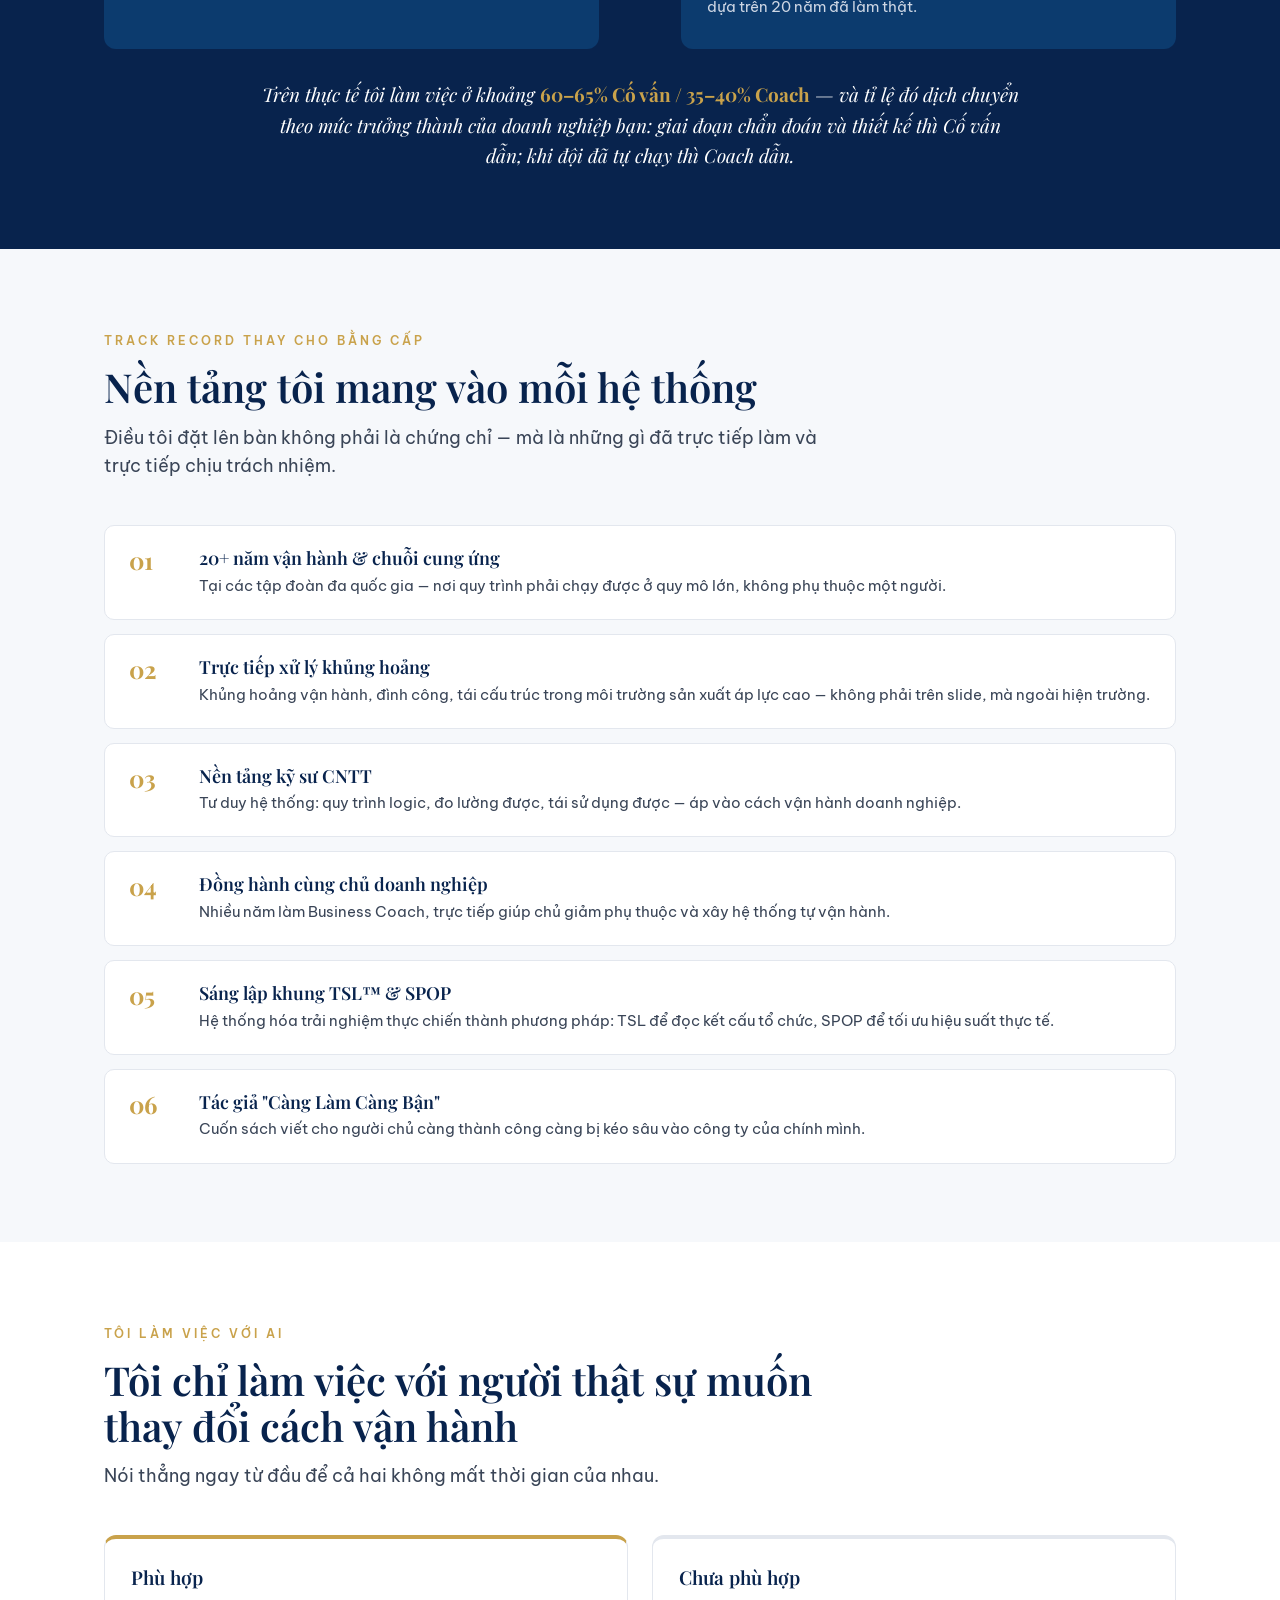
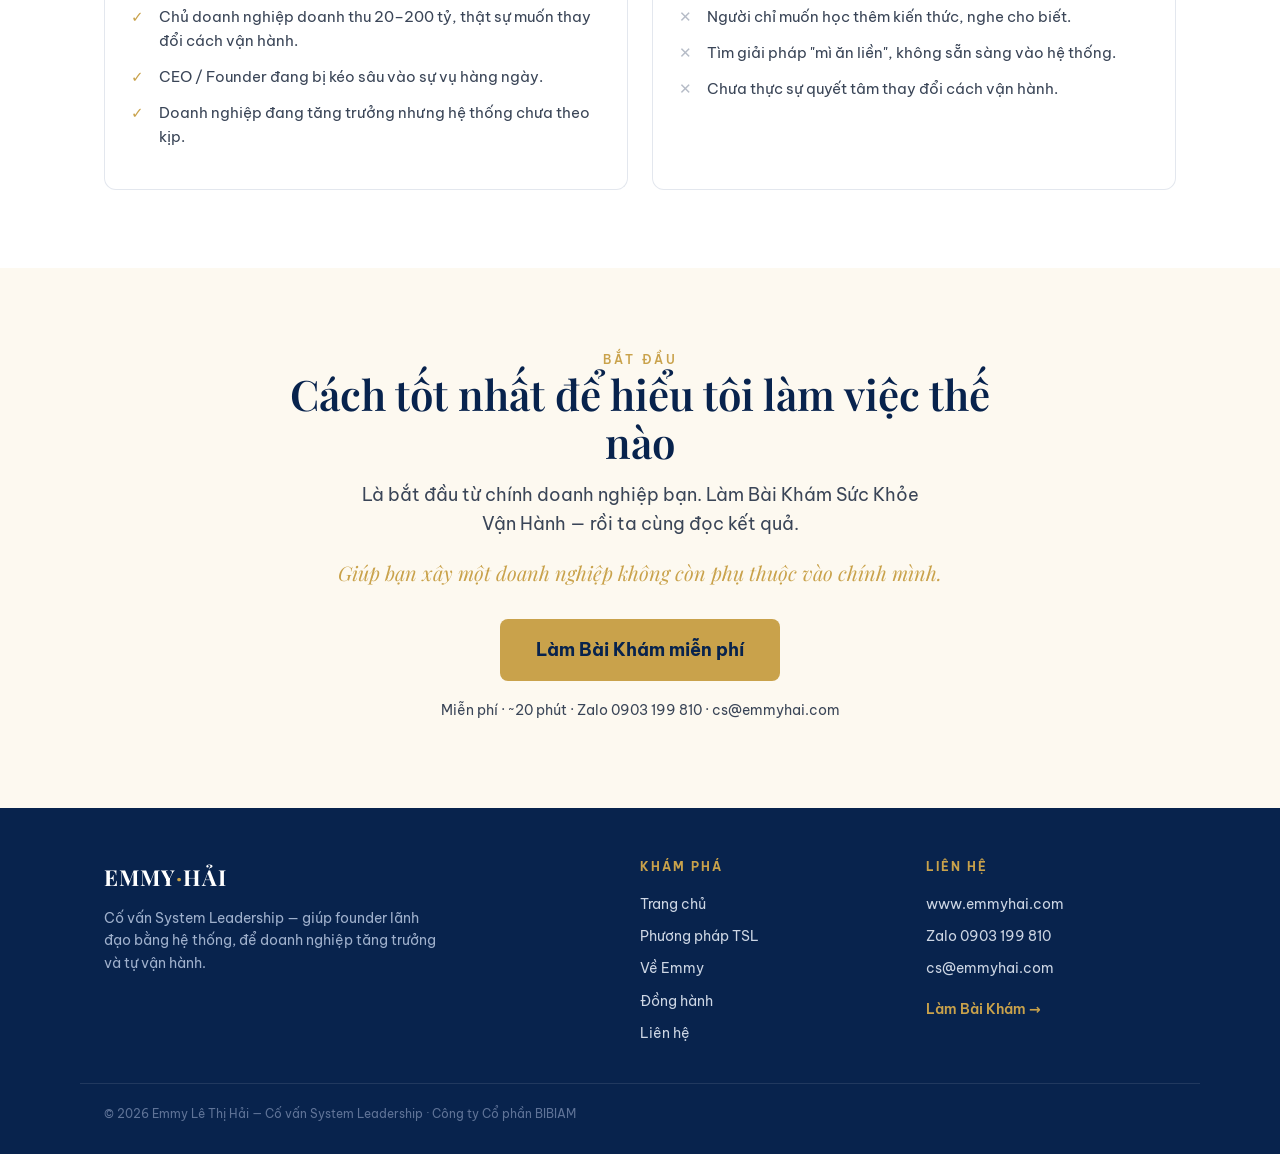
<file: ve-emmy.html>
<!DOCTYPE html>
<html lang="vi">
<head>
<meta charset="utf-8">
<meta name="viewport" content="width=device-width, initial-scale=1">
<title>Về Emmy — Vì sao tôi làm việc này | Emmy Lê Thị Hải</title>
<meta name="description" content="Emmy Lê Thị Hải — Cố vấn System Leadership. 20+ năm vận hành và chuỗi cung ứng tại tập đoàn đa quốc gia, trực tiếp xử lý khủng hoảng vận hành, đình công, tái cấu trúc. Track record thay cho bằng cấp.">
<link rel="canonical" href="https://www.emmyhai.com/ve-emmy">
<meta name="robots" content="index,follow">
<meta name="theme-color" content="#08234D">
<meta property="og:type" content="profile">
<meta property="og:title" content="Về Emmy — Vì sao tôi làm việc này">
<meta property="og:description" content="20+ năm thực chiến vận hành. Cố vấn — không phải Coach. Làm việc trực tiếp vào hệ thống của doanh nghiệp SME Việt Nam.">
<meta property="og:url" content="https://www.emmyhai.com/ve-emmy">
<meta property="og:site_name" content="Emmy Lê Thị Hải">
<meta property="og:image" content="https://www.emmyhai.com/assets/og-image.png">
<meta name="twitter:card" content="summary_large_image">
<link rel="icon" href="data:image/svg+xml,%3Csvg xmlns='http://www.w3.org/2000/svg' viewBox='0 0 32 32'%3E%3Crect width='32' height='32' rx='6' fill='%2308234D'/%3E%3Ccircle cx='16' cy='16' r='7' fill='%23C9A24B'/%3E%3C/svg%3E">
<link rel="preconnect" href="https://fonts.googleapis.com">
<link rel="preconnect" href="https://fonts.gstatic.com" crossorigin>
<link href="https://fonts.googleapis.com/css2?family=Playfair+Display:ital,wght@0,500;0,600;0,700;1,500&family=Be+Vietnam+Pro:wght@400;500;600;700&display=swap" rel="stylesheet">
<link rel="stylesheet" href="assets/site.css">
<script type="application/ld+json">
{"@context":"https://schema.org","@type":"BreadcrumbList","itemListElement":[
{"@type":"ListItem","position":1,"name":"Trang chủ","item":"https://www.emmyhai.com/"},
{"@type":"ListItem","position":2,"name":"Về Emmy","item":"https://www.emmyhai.com/ve-emmy"}]}
</script>
<style>
/* Story editorial */
.story-grid{display:grid;grid-template-columns:.9fr 2fr;gap:44px;align-items:start;}
.story-label{font-family:var(--pf);font-style:italic;font-size:22px;color:var(--gold);position:sticky;top:96px;}
.story-body p{font-size:17px;color:var(--ink-soft);margin-bottom:18px;}
.story-body p:first-child:first-letter{font-family:var(--pf);font-size:58px;float:left;line-height:.86;padding:6px 12px 0 0;color:var(--navy);}
.story-body strong{color:var(--navy);}
/* Advisor split */
.advisor{background:var(--navy);color:#fff;}
.advisor .sec-head h2{color:#fff;}
.advisor .sec-head p{color:var(--light);}
.split{display:grid;grid-template-columns:1fr auto 1fr;gap:26px;align-items:stretch;}
.split-card{background:var(--navy-2);border-radius:12px;padding:30px 26px;}
.split-card .k{font-size:12px;letter-spacing:2px;text-transform:uppercase;color:var(--gold);font-weight:700;margin-bottom:10px;}
.split-card h3{color:#fff;font-size:22px;margin-bottom:10px;}
.split-card p{color:var(--light);font-size:15px;}
.split-arrow{display:flex;align-items:center;justify-content:center;color:var(--gold);font-size:30px;font-weight:700;}
.advisor-note{margin-top:30px;text-align:center;font-family:var(--pf);font-style:italic;font-size:19px;color:#fff;max-width:760px;margin-left:auto;margin-right:auto;}
.advisor-note b{color:var(--gold);font-style:normal;}
/* Chapters / track record */
.chapters{display:grid;gap:14px;}
.chapter{display:grid;grid-template-columns:52px 1fr;gap:18px;background:#fff;border:1px solid var(--line);border-radius:10px;padding:22px 24px;}
.chapter .ix{font-family:var(--pf);font-size:24px;color:var(--gold);font-weight:700;line-height:1;}
.chapter h3{font-size:18px;margin-bottom:5px;}
.chapter p{font-size:14.5px;color:var(--ink-soft);}
/* Fit grid */
.fit-grid{display:grid;grid-template-columns:1fr 1fr;gap:24px;}
.fit{background:#fff;border:1px solid var(--line);border-radius:12px;padding:28px 26px;}
.fit.yes{border-top:4px solid var(--gold);}
.fit.no{border-top:4px solid var(--line);}
.fit h3{font-size:19px;margin-bottom:16px;}
.fit ul{list-style:none;}
.fit li{position:relative;padding-left:28px;margin-bottom:12px;font-size:15px;color:var(--ink-soft);}
.fit.yes li:before{content:"✓";position:absolute;left:0;color:var(--gold);font-weight:700;}
.fit.no li:before{content:"✕";position:absolute;left:0;color:#b6bcc7;font-weight:700;}
@media(max-width:820px){
  .story-grid{grid-template-columns:1fr;gap:20px;}
  .story-label{position:static;}
  .split{grid-template-columns:1fr;gap:16px;}
  .split-arrow{transform:rotate(90deg);}
  .fit-grid{grid-template-columns:1fr;}
}
</style>
</head>
<body>

<header class="site-header">
  <div class="site-nav-wrap">
    <a class="site-logo" href="index.html">EMMY<span>·</span>HẢI</a>
    <button class="site-burger" aria-label="Mở menu" aria-expanded="false"><span></span><span></span><span></span></button>
    <nav class="site-menu" aria-label="Điều hướng chính">
      <a href="index.html">Trang chủ</a>
      <a href="phuong-phap.html">Phương pháp</a>
      <a href="ve-emmy.html" class="active" aria-current="page">Về Emmy</a>
      <a href="dong-hanh.html">Đồng hành</a>
      <a href="lien-he.html">Liên hệ</a>
      <a class="site-cta" href="bai-kham.html">Làm Bài Khám</a>
    </nav>
  </div>
</header>

<!-- HERO -->
<section class="page-hero">
  <div class="wrap">
    <div class="eyebrow">Về Emmy</div>
    <h1>Vì sao tôi làm <em>việc này</em></h1>
    <p class="sub">Tôi không dạy lý thuyết và không dạy từ sách. Tôi chia sẻ từ những gì đã thực sự trải qua — và làm việc trực tiếp vào hệ thống vận hành của doanh nghiệp.</p>
  </div>
</section>

<!-- STORY -->
<section>
  <div class="wrap">
    <div class="story-grid">
      <div class="story-label reveal">Câu chuyện</div>
      <div class="story-body reveal">
        <p>Tôi đến với nghề này không phải từ giảng đường, mà từ sàn vận hành. Hơn <strong>20 năm</strong> trong vận hành và chuỗi cung ứng tại các tập đoàn đa quốc gia, tôi ở đúng chỗ mà mọi vấn đề của một tổ chức lộ ra rõ nhất: nơi kế hoạch gặp thực tế.</p>
        <p>Tôi là kỹ sư công nghệ thông tin trước khi làm vận hành — và chính nền tảng đó dạy tôi cách nhìn một doanh nghiệp như một <strong>hệ thống</strong>: có đầu vào, có luồng xử lý, có điểm nghẽn, có thể đo lường và tái thiết kế. Không phải bằng cảm tính, mà bằng cấu trúc.</p>
        <p>Tôi đã trực tiếp đứng trong những tình huống mà phần lớn tài liệu quản trị chỉ mô tả từ xa: <strong>khủng hoảng vận hành, đình công, tái cấu trúc</strong> trong môi trường sản xuất áp lực cao. Ở những chỗ đó, tôi học được một điều không sách nào dạy đủ: khi mọi thứ sụp xuống, cái giữ doanh nghiệp đứng vững không phải là một cá nhân giỏi — mà là hệ thống được thiết kế đúng.</p>
        <p>Sau đó tôi bước sang đồng hành cùng chủ doanh nghiệp với vai trò Business Coach, rồi hệ thống hóa toàn bộ trải nghiệm ấy thành khung <strong>TSL™ (Team · System · Leadership)</strong> và công cụ <strong>SPOP</strong> để xác định điểm nghẽn và tối ưu hiệu suất thực tế. Đó cũng là lý do tôi viết cuốn <strong>"Càng Làm Càng Bận"</strong> — cho những người chủ càng thành công lại càng không thoát ra được khỏi công ty của chính mình.</p>
        <p>Tôi làm việc này vì tôi đã thấy quá nhiều doanh nghiệp tốt bị kẹt — không phải vì thiếu cơ hội hay thiếu người giỏi, mà vì hệ thống chưa được thiết kế đúng. Và tôi biết chắc: điều đó sửa được.</p>
      </div>
    </div>
  </div>
</section>

<!-- ADVISOR NOT COACH -->
<section class="advisor">
  <div class="wrap">
    <div class="sec-head center reveal">
      <span class="eyebrow">Danh xưng</span>
      <h2>Vì sao là "Cố vấn" — không phải "Coach"</h2>
      <p>Cách gọi không phải chuyện câu chữ. Nó nói lên cách tôi làm việc với bạn.</p>
    </div>
    <div class="split reveal">
      <div class="split-card">
        <div class="k">Coach thuần túy</div>
        <h3>Hỏi để bạn tự tìm</h3>
        <p>Đặt câu hỏi, khơi mở, để chính bạn tìm ra câu trả lời. Rất giá trị — khi đội đã đủ mạnh và bạn cần buông quyền.</p>
      </div>
      <div class="split-arrow">＋</div>
      <div class="split-card">
        <div class="k">Cố vấn — vai chính của tôi</div>
        <h3>Vào thẳng hệ thống</h3>
        <p>Tôi không đứng ngoài đặt câu hỏi chung chung. Tôi vào đúng chỗ đang nghẽn, chỉ ra nó, và cùng bạn thiết kế lại — dựa trên 20 năm đã làm thật.</p>
      </div>
    </div>
    <div class="advisor-note reveal">Trên thực tế tôi làm việc ở khoảng <b>60–65% Cố vấn / 35–40% Coach</b> — và tỉ lệ đó dịch chuyển theo mức trưởng thành của doanh nghiệp bạn: giai đoạn chẩn đoán và thiết kế thì Cố vấn dẫn; khi đội đã tự chạy thì Coach dẫn.</div>
  </div>
</section>

<!-- TRACK RECORD -->
<section class="paper">
  <div class="wrap">
    <div class="sec-head reveal">
      <span class="eyebrow">Track record thay cho bằng cấp</span>
      <h2>Nền tảng tôi mang vào mỗi hệ thống</h2>
      <p>Điều tôi đặt lên bàn không phải là chứng chỉ — mà là những gì đã trực tiếp làm và trực tiếp chịu trách nhiệm.</p>
    </div>
    <div class="chapters">
      <div class="chapter reveal"><div class="ix">01</div><div><h3>20+ năm vận hành &amp; chuỗi cung ứng</h3><p>Tại các tập đoàn đa quốc gia — nơi quy trình phải chạy được ở quy mô lớn, không phụ thuộc một người.</p></div></div>
      <div class="chapter reveal"><div class="ix">02</div><div><h3>Trực tiếp xử lý khủng hoảng</h3><p>Khủng hoảng vận hành, đình công, tái cấu trúc trong môi trường sản xuất áp lực cao — không phải trên slide, mà ngoài hiện trường.</p></div></div>
      <div class="chapter reveal"><div class="ix">03</div><div><h3>Nền tảng kỹ sư CNTT</h3><p>Tư duy hệ thống: quy trình logic, đo lường được, tái sử dụng được — áp vào cách vận hành doanh nghiệp.</p></div></div>
      <div class="chapter reveal"><div class="ix">04</div><div><h3>Đồng hành cùng chủ doanh nghiệp</h3><p>Nhiều năm làm Business Coach, trực tiếp giúp chủ giảm phụ thuộc và xây hệ thống tự vận hành.</p></div></div>
      <div class="chapter reveal"><div class="ix">05</div><div><h3>Sáng lập khung TSL™ &amp; SPOP</h3><p>Hệ thống hóa trải nghiệm thực chiến thành phương pháp: TSL để đọc kết cấu tổ chức, SPOP để tối ưu hiệu suất thực tế.</p></div></div>
      <div class="chapter reveal"><div class="ix">06</div><div><h3>Tác giả "Càng Làm Càng Bận"</h3><p>Cuốn sách viết cho người chủ càng thành công càng bị kéo sâu vào công ty của chính mình.</p></div></div>
    </div>
  </div>
</section>

<!-- WHO I WORK WITH -->
<section>
  <div class="wrap">
    <div class="sec-head reveal">
      <span class="eyebrow">Tôi làm việc với ai</span>
      <h2>Tôi chỉ làm việc với người thật sự muốn thay đổi cách vận hành</h2>
      <p>Nói thẳng ngay từ đầu để cả hai không mất thời gian của nhau.</p>
    </div>
    <div class="fit-grid">
      <div class="fit yes reveal">
        <h3>Phù hợp</h3>
        <ul>
          <li>Chủ doanh nghiệp doanh thu 20–200 tỷ, thật sự muốn thay đổi cách vận hành.</li>
          <li>CEO / Founder đang bị kéo sâu vào sự vụ hàng ngày.</li>
          <li>Doanh nghiệp đang tăng trưởng nhưng hệ thống chưa theo kịp.</li>
        </ul>
      </div>
      <div class="fit no reveal">
        <h3>Chưa phù hợp</h3>
        <ul>
          <li>Người chỉ muốn học thêm kiến thức, nghe cho biết.</li>
          <li>Tìm giải pháp "mì ăn liền", không sẵn sàng vào hệ thống.</li>
          <li>Chưa thực sự quyết tâm thay đổi cách vận hành.</li>
        </ul>
      </div>
    </div>
  </div>
</section>

<!-- FINAL CTA -->
<section class="final-cta">
  <div class="wrap reveal">
    <span class="eyebrow">Bắt đầu</span>
    <h2>Cách tốt nhất để hiểu tôi làm việc thế nào</h2>
    <p>Là bắt đầu từ chính doanh nghiệp bạn. Làm Bài Khám Sức Khỏe Vận Hành — rồi ta cùng đọc kết quả.</p>
    <div class="line">Giúp bạn xây một doanh nghiệp không còn phụ thuộc vào chính mình.</div>
    <a class="btn" href="bai-kham.html" style="font-size:18px;padding:17px 36px;">Làm Bài Khám miễn phí</a>
    <p class="micro">Miễn phí · ~20 phút · Zalo 0903 199 810 · cs@emmyhai.com</p>
  </div>
</section>

<footer class="site-footer">
  <div class="site-foot-wrap">
    <div class="site-foot-brand">
      <div class="site-foot-logo">EMMY<span>·</span>HẢI</div>
      <p>Cố vấn System Leadership — giúp founder lãnh đạo bằng hệ thống, để doanh nghiệp tăng trưởng và tự vận hành.</p>
    </div>
    <div class="site-foot-col">
      <h4>Khám phá</h4>
      <a href="index.html">Trang chủ</a>
      <a href="phuong-phap.html">Phương pháp TSL</a>
      <a href="ve-emmy.html">Về Emmy</a>
      <a href="dong-hanh.html">Đồng hành</a>
      <a href="lien-he.html">Liên hệ</a>
    </div>
    <div class="site-foot-col">
      <h4>Liên hệ</h4>
      <a href="https://www.emmyhai.com">www.emmyhai.com</a>
      <a href="https://zalo.me/0903199810">Zalo 0903 199 810</a>
      <a href="mailto:cs@emmyhai.com">cs@emmyhai.com</a>
      <a href="bai-kham.html" class="site-foot-cta">Làm Bài Khám →</a>
    </div>
  </div>
  <div class="site-foot-base">© 2026 Emmy Lê Thị Hải — Cố vấn System Leadership · Công ty Cổ phần BIBIAM</div>
</footer>

<script src="assets/site.js"></script>
</body>
</html>
</file>
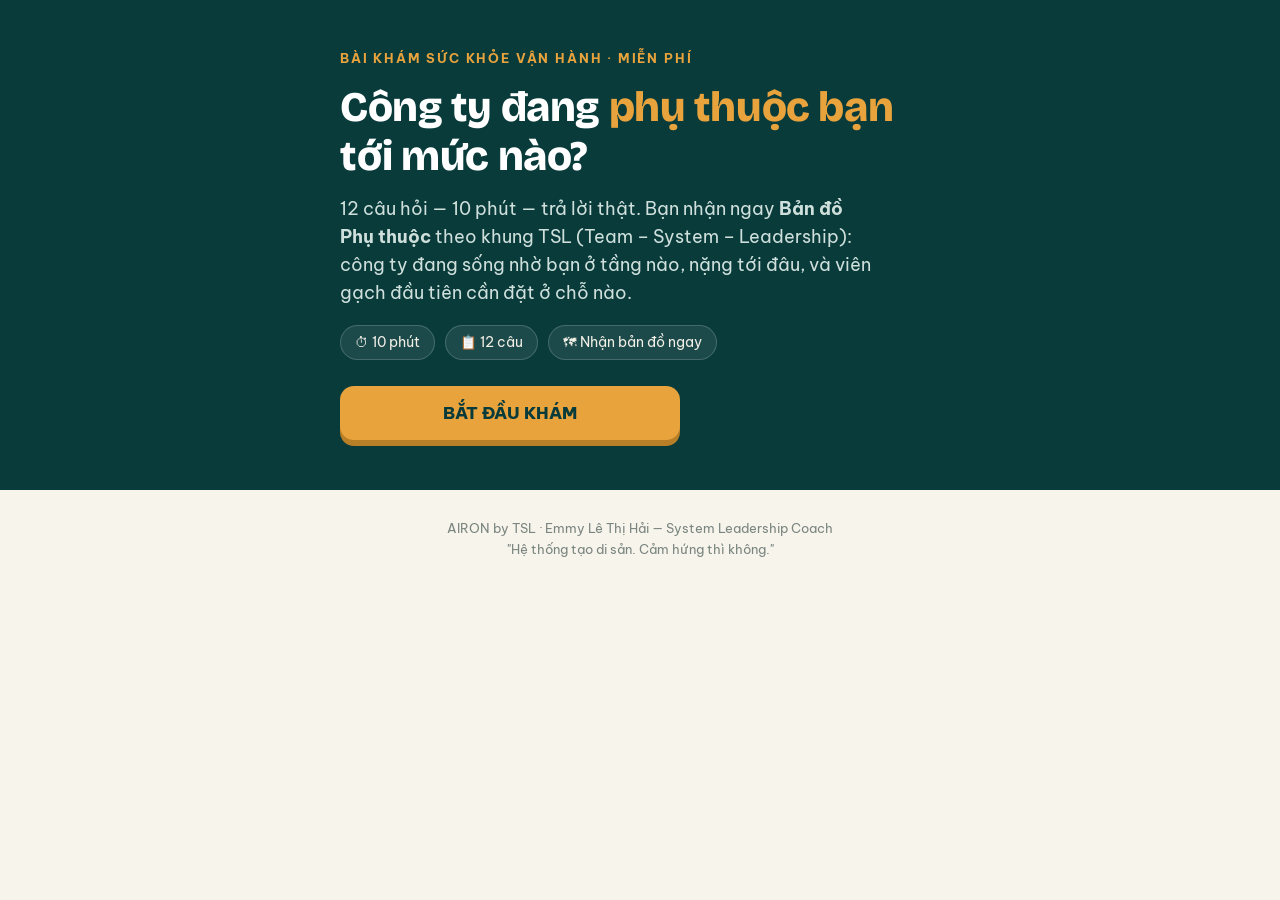
<file: airon-web/airon-bai-kham.html>
<!DOCTYPE html>
<html lang="vi">
<head>
<meta charset="UTF-8">
<meta name="viewport" content="width=device-width, initial-scale=1.0">
<title>Bài Khám Sức Khỏe Vận Hành — 10 phút | Emmy Lê Thị Hải</title>
<meta name="description" content="12 câu hỏi — biết chính xác công ty đang phụ thuộc bạn tới mức nào, phụ thuộc ở tầng nào (Team – System – Leadership), và viên gạch đầu tiên cần đặt ở đâu.">
<meta property="og:title" content="Công ty đang phụ thuộc bạn tới mức nào? — Bài Khám 10 phút">
<meta property="og:description" content="Trả lời thật 12 câu — nhận ngay Bản đồ Phụ thuộc theo khung TSL. Miễn phí.">
<link rel="preconnect" href="https://fonts.googleapis.com">
<link rel="preconnect" href="https://fonts.gstatic.com" crossorigin>
<link href="https://fonts.googleapis.com/css2?family=Be+Vietnam+Pro:ital,wght@0,400;0,500;0,700;0,800;1,400&family=Bricolage+Grotesque:opsz,wght@12..96,500;12..96,700;12..96,800&display=swap" rel="stylesheet">
<style>
:root{
  --ink:#0E2A2A; --teal:#0F5E5E; --teal-deep:#093B3B;
  --gold:#E8A33D; --gold-deep:#B87F26;
  --paper:#F7F4EC; --line:#D8D2C2;
  --red:#C0392B; --amber:#D68910; --green:#1E8449;
}
*{margin:0;padding:0;box-sizing:border-box}
body{font-family:'Be Vietnam Pro',system-ui,sans-serif;color:var(--ink);background:var(--paper);line-height:1.6;font-size:17px}
.wrap{max-width:640px;margin:0 auto;padding:0 20px}
.eyebrow{font-size:13px;font-weight:700;letter-spacing:.14em;text-transform:uppercase;color:var(--gold)}
h1,h2{font-family:'Bricolage Grotesque','Be Vietnam Pro',sans-serif;line-height:1.16;letter-spacing:-.01em}
.btn{display:block;width:100%;text-align:center;background:var(--gold);color:var(--teal-deep);font-weight:800;font-size:17px;padding:16px 24px;border:none;border-radius:14px;cursor:pointer;text-decoration:none;box-shadow:0 6px 0 var(--gold-deep);transition:transform .08s,box-shadow .08s;font-family:inherit}
.btn:active{transform:translateY(4px);box-shadow:0 2px 0 var(--gold-deep)}
.btn:disabled{opacity:.55;cursor:not-allowed}

/* HERO */
.hero{background:var(--teal-deep);color:#F2EFE6;padding:44px 0 50px;text-align:left}
.hero h1{font-size:clamp(28px,7vw,42px);font-weight:800;color:#fff;margin:12px 0 14px}
.hero h1 em{font-style:normal;color:var(--gold)}
.hero p{color:#CFE0DC;font-size:17.5px;max-width:540px}
.hero .meta{display:flex;gap:10px;flex-wrap:wrap;margin-top:18px}
.chip{background:rgba(255,255,255,.08);border:1px solid rgba(255,255,255,.18);border-radius:999px;padding:6px 14px;font-size:13.5px}
.hero .btn{max-width:340px;margin-top:26px}

/* QUIZ */
#quiz{display:none;padding:34px 0 60px}
.progress{height:8px;background:#E6E1D3;border-radius:99px;overflow:hidden;margin-bottom:8px}
.progress .bar{height:100%;width:0%;background:var(--teal);transition:width .25s ease}
.progress-label{font-size:13px;color:#7A857F;margin-bottom:22px;display:flex;justify-content:space-between}
.q-tang{font-size:12px;font-weight:800;letter-spacing:.12em;text-transform:uppercase;color:var(--teal);margin-bottom:8px}
.q-text{font-family:'Bricolage Grotesque',sans-serif;font-size:clamp(20px,5vw,25px);font-weight:700;color:var(--teal-deep);margin-bottom:20px;min-height:70px}
.opts{display:grid;gap:12px}
.opt{background:#fff;border:2px solid var(--line);border-radius:14px;padding:16px 18px;font-size:16px;cursor:pointer;text-align:left;font-family:inherit;transition:border-color .12s,background .12s;color:var(--ink)}
.opt:hover{border-color:var(--teal)}
.opt.picked{border-color:var(--teal);background:#EDF3F1}
.back{margin-top:18px;background:none;border:none;color:#7A857F;font-size:14px;cursor:pointer;font-family:inherit;text-decoration:underline}

/* GATE (form trước khi xem kết quả) */
#gate{display:none;padding:40px 0 60px}
.gatebox{background:#fff;border:2px solid var(--teal);border-radius:20px;padding:26px 22px;box-shadow:0 14px 40px rgba(9,59,59,.12)}
.gatebox h2{font-size:23px;color:var(--teal-deep);text-align:center;margin-bottom:6px}
.gatebox .sub{text-align:center;font-size:14.5px;color:#5A6B66;margin-bottom:20px}
.field{margin-bottom:14px}
.field label{display:block;font-size:14px;font-weight:700;margin-bottom:6px;color:var(--teal-deep)}
.field input{width:100%;padding:14px 16px;border:1.5px solid var(--line);border-radius:12px;font-size:16px;font-family:inherit;background:var(--paper)}
.field input:focus{outline:3px solid rgba(15,94,94,.25);border-color:var(--teal)}

/* RESULT */
#result{display:none;padding:40px 0 70px}
.score-hero{text-align:center;margin-bottom:26px}
.gauge{position:relative;width:190px;height:190px;margin:0 auto 14px}
.gauge svg{transform:rotate(-90deg)}
.gauge .num{position:absolute;inset:0;display:grid;place-items:center;font-family:'Bricolage Grotesque',sans-serif;font-weight:800;font-size:44px;color:var(--teal-deep)}
.gauge .num small{font-size:15px;font-weight:700;color:#7A857F;display:block;margin-top:-6px}
.verdict{font-family:'Bricolage Grotesque',sans-serif;font-size:clamp(21px,5.4vw,27px);font-weight:800}
.verdict.v-red{color:var(--red)} .verdict.v-amber{color:var(--amber)} .verdict.v-green{color:var(--green)}
.verdict-sub{font-size:16px;color:#41504C;max-width:520px;margin:10px auto 0}
.tsl-map{background:#fff;border:1px solid var(--line);border-radius:18px;padding:22px;margin:26px 0}
.tsl-map h3{font-family:'Bricolage Grotesque',sans-serif;font-size:18px;color:var(--teal-deep);margin-bottom:16px}
.trow{margin-bottom:16px}
.trow:last-child{margin-bottom:0}
.trow .thead{display:flex;justify-content:space-between;font-size:14.5px;font-weight:700;margin-bottom:6px}
.trow .tbar{height:12px;background:#EEEAE0;border-radius:99px;overflow:hidden}
.trow .tfill{height:100%;border-radius:99px;transition:width .6s ease}
.trow .tdesc{font-size:13.5px;color:#5A6B66;margin-top:5px}
.reco{border-left:4px solid var(--gold);background:#FBF4E7;border-radius:0 14px 14px 0;padding:18px 20px;margin:26px 0;font-size:16px}
.reco b{color:var(--teal-deep)}
.next{background:var(--teal-deep);color:#E8EFEC;border-radius:18px;padding:26px 22px;text-align:center}
.next h3{font-family:'Bricolage Grotesque',sans-serif;color:#fff;font-size:21px;margin-bottom:8px}
.next p{font-size:15px;color:#C9DAD6;margin-bottom:18px}
.next .price{color:var(--gold);font-weight:800}
.zalo-btn{display:inline-block;background:#0068FF;color:#fff;font-weight:700;padding:12px 24px;border-radius:12px;text-decoration:none;margin-top:12px;font-size:15px}
footer{padding:28px 0 44px;text-align:center;font-size:13px;color:#7A857F}
@media (prefers-reduced-motion:reduce){.tfill,.progress .bar{transition:none}}

/* ===== PHIẾU KHÁM (report card) ===== */
.report{background:#fff;border:1px solid var(--line);border-radius:20px;overflow:hidden;box-shadow:0 18px 50px rgba(9,59,59,.14)}
.rp-head{background:var(--teal-deep);color:#F2EFE6;padding:22px 24px;display:flex;justify-content:space-between;align-items:flex-start;gap:14px}
.rp-head .brand{font-family:'Bricolage Grotesque',sans-serif;font-weight:800;font-size:19px;color:#fff}
.rp-head .brand span{color:var(--gold)}
.rp-head .doc-type{font-size:11.5px;letter-spacing:.16em;text-transform:uppercase;color:#9FB8B2;margin-top:3px}
.rp-no{text-align:right;font-size:12.5px;color:#9FB8B2;line-height:1.5}
.rp-no b{color:var(--gold);font-size:14px}
.rp-body{padding:24px}
.rp-patient{display:grid;grid-template-columns:1fr 1fr;gap:10px 18px;background:var(--paper);border:1px dashed var(--line);border-radius:14px;padding:16px 18px;margin-bottom:22px}
.rp-patient .f{font-size:14.5px}
.rp-patient .f small{display:block;font-size:11px;letter-spacing:.1em;text-transform:uppercase;color:#8A958F;font-weight:700}
.rp-patient .f b{color:var(--teal-deep)}
.rp-sec-title{font-size:12px;font-weight:800;letter-spacing:.14em;text-transform:uppercase;color:var(--teal);border-bottom:2px solid var(--teal);padding-bottom:6px;margin:22px 0 16px;display:flex;justify-content:space-between;align-items:baseline}
.rp-sec-title:first-of-type{margin-top:0}
.diag-row{display:flex;gap:12px;padding:12px 0;border-bottom:1px dashed var(--line);align-items:flex-start}
.diag-row:last-of-type{border-bottom:none}
.diag-badge{min-width:52px;text-align:center;font-family:'Bricolage Grotesque',sans-serif;font-weight:800;font-size:17px;border-radius:10px;padding:7px 0;color:#fff}
.diag-row h4{font-size:14.5px;color:var(--teal-deep);margin-bottom:2px}
.diag-row p{font-size:14px;color:#41504C}
.rx{counter-reset:rx}
.rx-item{display:flex;gap:14px;padding:13px 0;border-bottom:1px dashed var(--line)}
.rx-item:last-child{border-bottom:none}
.rx-item::before{counter-increment:rx;content:"℞"counter(rx);font-family:'Bricolage Grotesque',sans-serif;font-weight:800;color:var(--gold-deep);font-size:19px;min-width:38px}
.rx-item p{font-size:14.5px}
.rx-item b{color:var(--teal-deep)}
.rp-sign{display:flex;justify-content:space-between;align-items:flex-end;margin-top:26px;padding-top:18px;border-top:1px solid var(--line)}
.stamp{width:92px;height:92px;border:3px solid var(--teal);border-radius:50%;display:grid;place-items:center;text-align:center;color:var(--teal);transform:rotate(-8deg);opacity:.85}
.stamp .in{font-size:9.5px;font-weight:800;letter-spacing:.08em;line-height:1.35;text-transform:uppercase}
.stamp .in b{font-family:'Bricolage Grotesque',sans-serif;font-size:15px;display:block;letter-spacing:0}
.sig-block{text-align:right}
.sig-name{font-family:'Bricolage Grotesque',sans-serif;font-weight:800;font-size:19px;color:var(--teal-deep)}
.sig-role{font-size:12.5px;color:#7A857F}
.sig-script{font-family:'Bricolage Grotesque',sans-serif;font-style:italic;font-weight:500;font-size:26px;color:var(--teal);margin-bottom:2px}
.rp-actions{display:flex;gap:12px;flex-wrap:wrap;margin:22px 0 8px}
.rp-actions .btn{flex:1;min-width:220px}
.btn.outline{background:#fff;color:var(--teal-deep);border:2px solid var(--teal);box-shadow:none;font-weight:700}
@media (max-width:520px){.rp-patient{grid-template-columns:1fr}.rp-head{flex-direction:column}.rp-no{text-align:left}}
@media print{
  body{background:#fff}
  .hero,#quiz,#gate,.next,.rp-actions,footer,.after-report{display:none !important}
  #result{display:block !important;padding:0}
  .report{box-shadow:none;border:1px solid #ccc}
  .wrap{max-width:100%;padding:0}
}
</style>
</head>
<body>

<!-- ============ MỞ ĐẦU ============ -->
<header class="hero" id="intro">
  <div class="wrap">
    <span class="eyebrow">Bài Khám Sức Khỏe Vận Hành · Miễn phí</span>
    <h1>Công ty đang <em>phụ thuộc bạn</em> tới mức nào?</h1>
    <p>12 câu hỏi — 10 phút — trả lời thật. Bạn nhận ngay <b>Bản đồ Phụ thuộc</b> theo khung TSL (Team – System – Leadership): công ty đang sống nhờ bạn ở tầng nào, nặng tới đâu, và viên gạch đầu tiên cần đặt ở chỗ nào.</p>
    <div class="meta">
      <span class="chip">⏱ 10 phút</span>
      <span class="chip">📋 12 câu</span>
      <span class="chip">🗺 Nhận bản đồ ngay</span>
    </div>
    <button class="btn" onclick="startQuiz()">BẮT ĐẦU KHÁM</button>
  </div>
</header>

<!-- ============ QUIZ ============ -->
<section id="quiz">
  <div class="wrap">
    <div class="progress"><div class="bar" id="pbar"></div></div>
    <div class="progress-label"><span id="plabel">Câu 1/12</span><span id="ptang"></span></div>
    <div class="q-tang" id="qtang"></div>
    <div class="q-text" id="qtext"></div>
    <div class="opts" id="opts"></div>
    <button class="back" id="backbtn" onclick="goBack()" style="visibility:hidden">← Quay lại câu trước</button>
  </div>
</section>

<!-- ============ GATE ============ -->
<section id="gate">
  <div class="wrap">
    <div class="gatebox">
      <h2>Bản đồ của bạn đã sẵn sàng 🗺</h2>
      <p class="sub">Điền 20 giây để mở kết quả — Emmy cũng sẽ gửi bản phân tích chi tiết qua Zalo cho bạn.</p>
      <form id="gate-form">
        <div class="field">
          <label for="g-name">Tên của bạn *</label>
          <input id="g-name" type="text" required placeholder="Nguyễn Văn A">
        </div>
        <div class="field">
          <label for="g-phone">Số điện thoại (Zalo) *</label>
          <input id="g-phone" type="tel" required pattern="[0-9+ ]{8,15}" placeholder="09xx xxx xxx">
        </div>
        <div class="field">
          <label for="g-biz">Bạn đang kinh doanh gì?</label>
          <input id="g-biz" type="text" placeholder="VD: phân phối thiết bị điện, F&B, dịch vụ...">
        </div>
        <button class="btn" type="submit" id="g-submit">XEM BẢN ĐỒ CỦA TÔI</button>
      </form>
    </div>
  </div>
</section>

<!-- ============ KẾT QUẢ · PHIẾU KHÁM ============ -->
<section id="result">
  <div class="wrap">

    <div class="report" id="report-card">
      <div class="rp-head">
        <div>
          <div class="brand">EMMY<span>.</span> · AIRON by TSL</div>
          <div class="doc-type">Phiếu Khám Sức Khỏe Vận Hành</div>
        </div>
        <div class="rp-no">
          Số phiếu: <b id="rp-no"></b><br>
          Ngày khám: <span id="rp-date"></span>
        </div>
      </div>

      <div class="rp-body">
        <div class="rp-patient">
          <div class="f"><small>Chủ doanh nghiệp</small><b id="rp-name"></b></div>
          <div class="f"><small>Lĩnh vực</small><b id="rp-biz"></b></div>
          <div class="f"><small>Khung chẩn đoán</small><b>TSL — Team · System · Leadership</b></div>
          <div class="f"><small>Người khám</small><b>Emmy Lê Thị Hải</b></div>
        </div>

        <div class="rp-sec-title"><span>I. Chỉ số tổng — Mức phụ thuộc vào chủ</span></div>
        <div class="score-hero">
          <div class="gauge">
            <svg width="190" height="190" viewBox="0 0 190 190">
              <circle cx="95" cy="95" r="82" fill="none" stroke="#EEEAE0" stroke-width="16"/>
              <circle id="gauge-arc" cx="95" cy="95" r="82" fill="none" stroke="#C0392B" stroke-width="16"
                      stroke-linecap="round" stroke-dasharray="515" stroke-dashoffset="515"/>
            </svg>
            <div class="num"><div><span id="score-num">0</span>%<small>mức phụ thuộc</small></div></div>
          </div>
          <div class="verdict" id="verdict"></div>
          <p class="verdict-sub" id="verdict-sub"></p>
        </div>

        <div class="rp-sec-title"><span>II. Bản đồ Phụ thuộc theo tầng</span></div>
        <div class="trow">
          <div class="thead"><span>TEAM — Đội ngũ</span><span id="pct-T">0%</span></div>
          <div class="tbar"><div class="tfill" id="bar-T"></div></div>
          <div class="tdesc" id="desc-T"></div>
        </div>
        <div class="trow">
          <div class="thead"><span>SYSTEM — Hệ thống</span><span id="pct-S">0%</span></div>
          <div class="tbar"><div class="tfill" id="bar-S"></div></div>
          <div class="tdesc" id="desc-S"></div>
        </div>
        <div class="trow">
          <div class="thead"><span>LEADERSHIP — Lãnh đạo</span><span id="pct-L">0%</span></div>
          <div class="tbar"><div class="tfill" id="bar-L"></div></div>
          <div class="tdesc" id="desc-L"></div>
        </div>

        <div class="rp-sec-title"><span>III. Chẩn đoán của Emmy</span><span id="rp-worst-label" style="font-size:11px;color:#C0392B"></span></div>
        <div id="rp-diag"></div>

        <div class="rp-sec-title"><span>IV. Đơn thuốc — 3 việc trong 14 ngày tới</span></div>
        <div class="rx" id="rp-rx"></div>

        <div class="rp-sign">
          <div class="stamp"><div class="in"><b>TSL</b>System<br>Leadership<br>Verified</div></div>
          <div class="sig-block">
            <div class="sig-script">Emmy</div>
            <div class="sig-name">Emmy Lê Thị Hải</div>
            <div class="sig-role">System Leadership Coach · 20+ năm vận hành</div>
          </div>
        </div>
      </div>
    </div>

    <div class="rp-actions">
      <button class="btn outline" onclick="window.print()">🖨 Lưu Phiếu Khám (PDF)</button>
      <a class="btn" href="#" id="cta-990">BẮT ĐẦU ĐƠN THUỐC — 990K</a>
    </div>

    <div class="next after-report">
      <h3>Viên gạch đầu tiên của bạn</h3>
      <p>60 phút cùng Emmy qua video: lắp <b>1 Nhân viên AI</b> chạy thật trên đúng sản phẩm và luật của công ty bạn — trả lời khách đúng bảng giá, đúng chính sách, biết lúc nào phải "chuyển sếp". <span class="price">990.000đ</span> · không hài lòng hoàn 100% ngay trong buổi.</p>
      <a href="#" id="zalo-link" class="zalo-btn">💬 Nhắn Zalo Emmy — gửi kèm số phiếu khám của bạn</a>
    </div>
  </div>
</section>

<footer>
  <div class="wrap">AIRON by TSL · Emmy Lê Thị Hải — System Leadership Coach<br>"Hệ thống tạo di sản. Cảm hứng thì không."</div>
</footer>

<script>
/* ================== CẤU HÌNH — MÁ CHỈ SỬA 2 DÒNG NÀY ================== */
var EMMY_EMAIL = "lthihai@gmail.com";   // email nhận kết quả khám của khách
var EMMY_ZALO  = "";                     // số Zalo, VD "0901234567" — trống thì nút Zalo trỏ về form lớp học
/* ======================================================================= */

/* 12 câu — 4 câu mỗi tầng. Điểm mỗi câu: 0 (khỏe) / 1 (chớm) / 2 (phụ thuộc nặng) */
var QUESTIONS = [
 // TEAM
 {t:"T", tang:"TEAM — Đội ngũ", q:"Nếu bạn tắt điện thoại 3 ngày, điều gì xảy ra?",
  o:[["Công ty chạy bình thường, có người thay tôi quyết",0],["Chạy được nhưng chậm, vài việc phải chờ tôi về",1],["Rối — hầu hết việc quan trọng đứng lại chờ tôi",2]]},
 {t:"T", tang:"TEAM — Đội ngũ", q:"Nhân viên của bạn có biết chính xác họ được tự quyết điều gì mà không cần hỏi bạn?",
  o:[["Có — ranh giới quyết định được viết ra rõ ràng",0],["Biết đại khái, lúc làm vẫn hay hỏi lại",1],["Không — gần như việc gì cũng hỏi tôi cho chắc",2]]},
 {t:"T", tang:"TEAM — Đội ngũ", q:"Khi khách hỏi giá / xin giảm giá / xin công nợ, nhân viên xử lý thế nào?",
  o:[["Tự xử đúng chính sách, chỉ chuyển tôi ca vượt ngưỡng",0],["Mỗi người trả lời một kiểu, thỉnh thoảng hứa sai",1],["Hầu hết phải chuyển cho tôi trả lời",2]]},
 {t:"T", tang:"TEAM — Đội ngũ", q:"Nếu một nhân sự chủ chốt nghỉ ngang ngày mai?",
  o:[["Có người + tài liệu thay được trong vài ngày",0],["Xoay xở được nhưng mất vài tuần chật vật",1],["Khủng hoảng — việc của họ chỉ họ (hoặc tôi) biết làm",2]]},
 // SYSTEM
 {t:"S", tang:"SYSTEM — Hệ thống", q:"Các việc lặp lại hằng ngày (báo giá, xử lý đơn, trả lời khách...) có quy trình viết ra không?",
  o:[["Có SOP rõ, làm theo được mà không cần hỏi",0],["Có vài cái, phần lớn nằm trong đầu người làm",1],["Không — ai làm nấy biết, mỗi lần một kiểu",2]]},
 {t:"S", tang:"SYSTEM — Hệ thống", q:"Một vấn đề từng xảy ra (giao trễ, khách phàn nàn, thiếu hàng...) có tái diễn không?",
  o:[["Hiếm — sự cố xong là thành quy trình chống lặp lại",0],["Thỉnh thoảng lặp lại, xử lý tùy tình huống",1],["Lặp đi lặp lại — tôi chữa cháy cùng một đám cháy nhiều lần",2]]},
 {t:"S", tang:"SYSTEM — Hệ thống", q:"Bạn nắm tình hình công ty (doanh số, đơn, sự cố) bằng cách nào?",
  o:[["Số liệu/báo cáo tự đến theo nhịp cố định",0],["Phải hỏi mới có, số liệu lúc có lúc không",1],["Chủ yếu qua cảm giác và nghe kể lại",2]]},
 {t:"S", tang:"SYSTEM — Hệ thống", q:"Khi công ty đông khách hơn, điều gì xảy ra với bạn?",
  o:[["Hệ thống gánh — tôi không bận hơn đáng kể",0],["Bận hơn một chút, vẫn kiểm soát được",1],["Càng đông khách tôi càng ngộp — mọi thứ dồn về tôi",2]]},
 // LEADERSHIP
 {t:"L", tang:"LEADERSHIP — Lãnh đạo", q:"Mỗi tuần, bạn dành bao nhiêu thời gian cho việc chiến lược (sản phẩm mới, đối tác, hướng đi)?",
  o:[["Trên 30% thời gian — đó là việc chính của tôi",0],["Muốn lắm nhưng chỉ được vài giờ, hay bị cắt ngang",1],["Gần như 0 — cả tuần tôi chìm trong vận hành",2]]},
 {t:"L", tang:"LEADERSHIP — Lãnh đạo", q:"Câu 'Để đó tôi làm cho nhanh' — bạn nói bao lâu một lần?",
  o:[["Hiếm khi — tôi kiên nhẫn giao và huấn luyện",0],["Thỉnh thoảng, khi việc gấp",1],["Mỗi ngày — tự làm vẫn nhanh hơn giao",2]]},
 {t:"L", tang:"LEADERSHIP — Lãnh đạo", q:"Bạn kiểm tra công việc của đội bằng cách nào?",
  o:[["Theo nhịp cố định, đòi số liệu và bằng chứng",0],["Kiểm tra khi nhớ ra hoặc khi có chuyện",1],["Nghe báo 'ổn rồi' là tin — đến khi nổ mới biết",2]]},
 {t:"L", tang:"LEADERSHIP — Lãnh đạo", q:"Nói thật: lần gần nhất bạn nghỉ trọn 1 tuần KHÔNG đụng việc là khi nào?",
  o:[["Trong vòng 1 năm qua — và công ty vẫn ổn",0],["Hơn 2 năm rồi",1],["Không nhớ nổi / chưa từng",2]]},
];

var idx = 0;
var answers = new Array(QUESTIONS.length).fill(null);

function startQuiz(){
  document.getElementById('intro').style.display='none';
  document.getElementById('quiz').style.display='block';
  renderQ();
  window.scrollTo({top:0});
}
function renderQ(){
  var Q = QUESTIONS[idx];
  document.getElementById('pbar').style.width = ((idx)/QUESTIONS.length*100)+'%';
  document.getElementById('plabel').textContent = 'Câu '+(idx+1)+'/'+QUESTIONS.length;
  document.getElementById('qtang').textContent = Q.tang;
  document.getElementById('qtext').textContent = Q.q;
  var box = document.getElementById('opts'); box.innerHTML='';
  Q.o.forEach(function(opt,i){
    var btn = document.createElement('button');
    btn.className = 'opt' + (answers[idx]===i ? ' picked':'');
    btn.textContent = opt[0];
    btn.onclick = function(){ answers[idx]=i; setTimeout(next, 160); btn.classList.add('picked'); };
    box.appendChild(btn);
  });
  document.getElementById('backbtn').style.visibility = idx>0 ? 'visible':'hidden';
}
function next(){
  if(idx < QUESTIONS.length-1){ idx++; renderQ(); window.scrollTo({top:0,behavior:'smooth'}); }
  else{
    document.getElementById('quiz').style.display='none';
    document.getElementById('gate').style.display='block';
    window.scrollTo({top:0});
  }
}
function goBack(){ if(idx>0){ idx--; renderQ(); } }

function calc(){
  var sum={T:0,S:0,L:0};
  QUESTIONS.forEach(function(Q,i){ sum[Q.t] += Q.o[answers[i]!==null?answers[i]:0][1]; });
  // mỗi tầng tối đa 8 điểm
  return { T:Math.round(sum.T/8*100), S:Math.round(sum.S/8*100), L:Math.round(sum.L/8*100),
           total:Math.round((sum.T+sum.S+sum.L)/24*100) };
}
function tierColor(p){ return p>=60?'#C0392B':(p>=30?'#D68910':'#1E8449'); }
function tangDesc(k,p){
  var m={
   T:[ "Đội ngũ có ranh giới quyết định rõ — nền tốt để trao thêm quyền.",
       "Đội làm được việc nhưng ranh giới quyết định còn mờ — họ vẫn phải hỏi bạn cho chắc.",
       "Gần như mọi quyết định phải qua bạn — đội đang chờ lệnh, không phải đang gánh việc."],
   S:[ "Việc lặp lại đã thành quy trình — hệ thống đang gánh thay bạn.",
       "Quy trình có nhưng rời rạc — phần lớn 'luật chơi' vẫn nằm trong đầu người làm.",
       "Chưa có luật chơi viết ra — mỗi lần một kiểu, sự cố cũ quay lại hoài."],
   L:[ "Bạn đang đứng đúng vai: đặt hướng, gỡ rào, kiểm tra bằng số liệu.",
       "Bạn muốn buông nhưng chưa có cơ chế để buông an toàn — nên cứ bị hút ngược vào.",
       "Bạn đang là nhân viên giỏi nhất của chính mình — công ty mua trọn thời gian đời bạn."]
  };
  return m[k][ p>=60?2:(p>=30?1:0) ];
}

document.getElementById('gate-form').addEventListener('submit', function(e){
  e.preventDefault();
  var btn=document.getElementById('g-submit');
  btn.disabled=true; btn.textContent='Đang mở bản đồ...';
  var s = calc();
  var now=new Date();
  window.SO_PHIEU='TSL-'+now.getFullYear().toString().slice(2)
    +('0'+(now.getMonth()+1)).slice(-2)+('0'+now.getDate()).slice(-2)
    +'-'+Math.floor(100+Math.random()*900);
  var name=document.getElementById('g-name').value, phone=document.getElementById('g-phone').value, biz=document.getElementById('g-biz').value;
  var data = new FormData();
  data.append('_subject','🩺 BÀI KHÁM '+window.SO_PHIEU+': '+name+' - '+phone+' - '+s.total+'%');
  data.append('So_Phieu', window.SO_PHIEU);
  data.append('Ten',name); data.append('SDT_Zalo',phone); data.append('Nganh',biz||'(chưa ghi)');
  data.append('Diem_Tong', s.total+'%');
  data.append('Team', s.T+'%'); data.append('System', s.S+'%'); data.append('Leadership', s.L+'%');
  var chiTiet = QUESTIONS.map(function(Q,i){ return (i+1)+'. '+Q.q+' → '+Q.o[answers[i]][0]; }).join('  |  ');
  data.append('Chi_Tiet', chiTiet);
  data.append('Nguon','Bai Kham'+location.search);
  data.append('_captcha','false'); data.append('_template','table');
  fetch('https://formsubmit.co/ajax/'+EMMY_EMAIL,{method:'POST',body:data})
    .finally(function(){ showResult(s); });
});

function tangName(k){ return k==='T'?'TEAM — Đội ngũ':(k==='S'?'SYSTEM — Hệ thống':'LEADERSHIP — Lãnh đạo'); }

function showResult(s){
  document.getElementById('gate').style.display='none';
  document.getElementById('result').style.display='block';
  window.scrollTo({top:0});

  // ----- Thông tin phiếu -----
  var name=document.getElementById('g-name').value.trim();
  var biz=document.getElementById('g-biz').value.trim() || '(chưa ghi)';
  var now=new Date();
  var soPhieu=window.SO_PHIEU||('TSL-'+Math.floor(100+Math.random()*900));
  document.getElementById('rp-name').textContent=name;
  document.getElementById('rp-biz').textContent=biz;
  document.getElementById('rp-no').textContent=soPhieu;
  document.getElementById('rp-date').textContent=('0'+now.getDate()).slice(-2)+'/'+('0'+(now.getMonth()+1)).slice(-2)+'/'+now.getFullYear();

  // ----- Gauge -----
  var arc=document.getElementById('gauge-arc');
  arc.style.stroke=tierColor(s.total);
  setTimeout(function(){ arc.style.transition='stroke-dashoffset 1s ease';
    arc.style.strokeDashoffset = 515 - (515*s.total/100); },80);
  var el=document.getElementById('score-num'), cur=0;
  var t=setInterval(function(){ cur+=2; if(cur>=s.total){cur=s.total;clearInterval(t);} el.textContent=cur; },18);

  // ----- Verdict -----
  var v=document.getElementById('verdict'), vs=document.getElementById('verdict-sub');
  if(s.total>=60){ v.textContent='Công ty đang SỐNG NHỜ bạn'; v.className='verdict v-red';
    vs.textContent='Bạn là động cơ, bộ nhớ và tòa án của công ty cùng lúc. Tin tốt: đây là lỗi thiết kế — và thiết kế thì sửa được, từng viên gạch một.'; }
  else if(s.total>=30){ v.textContent='Phụ thuộc mức TRUNG BÌNH — đang ở ngã ba'; v.className='verdict v-amber';
    vs.textContent='Công ty chạy được, nhưng bạn vẫn là chốt chặn ở những luồng quan trọng. Đây là thời điểm rẻ nhất để sửa — trước khi tăng trưởng khóa chặt bạn vào vận hành.'; }
  else { v.textContent='Nền của bạn KHỎE — hiếm đấy'; v.className='verdict v-green';
    vs.textContent='Bạn đã làm được điều đa số chủ SME chưa làm: công ty có luật chơi. Bước kế tiếp là nhân bản và tăng tốc bằng đội AI thi hành luật đó.'; }

  // ----- Bars -----
  [['T',s.T],['S',s.S],['L',s.L]].forEach(function(x){
    var k=x[0],p=x[1];
    document.getElementById('pct-'+k).textContent=p+'%';
    var bar=document.getElementById('bar-'+k);
    bar.style.background=tierColor(p);
    setTimeout(function(){ bar.style.width=p+'%'; },120);
    document.getElementById('desc-'+k).textContent=tangDesc(k,p);
  });

  // ----- III. Chẩn đoán: xếp tầng từ nặng → nhẹ -----
  var order=[['T',s.T],['S',s.S],['L',s.L]].sort(function(a,b){return b[1]-a[1];});
  var worst=order[0][0];
  document.getElementById('rp-worst-label').textContent='Điểm nghẽn chính: '+tangName(worst);
  var diagBox=document.getElementById('rp-diag'); diagBox.innerHTML='';
  order.forEach(function(x,i){
    var k=x[0],p=x[1];
    var row=document.createElement('div'); row.className='diag-row';
    var badge=document.createElement('div'); badge.className='diag-badge';
    badge.style.background=tierColor(p); badge.textContent=p+'%';
    var body=document.createElement('div');
    var h=document.createElement('h4');
    h.textContent=(i===0?'⚠ ':'')+tangName(k)+(i===0?' — cần xử lý trước':'');
    var d=document.createElement('p'); d.textContent=tangDesc(k,p);
    body.appendChild(h); body.appendChild(d);
    row.appendChild(badge); row.appendChild(body);
    diagBox.appendChild(row);
  });

  // ----- IV. Đơn thuốc theo tầng nặng nhất -----
  var rxMap={
   T:[ '<p><b>Vẽ ranh giới quyết định</b> cho 3 vị trí gần khách nhất: ai được quyết gì, tới ngưỡng nào phải báo lên. Viết ra giấy — 1 trang là đủ.</p>',
       '<p><b>Chọn 1 luồng nhân viên hay hỏi bạn nhất</b> (thường là báo giá / giảm giá / công nợ) và biến chính sách trong đầu bạn thành luật viết ra.</p>',
       '<p><b>Lắp 1 Nhân viên AI thi hành luật đó trong 60 phút</b> — để cả đội tận mắt thấy: có luật rõ thì không cần hỏi sếp. Đây là viên gạch đầu tiên (990k).</p>' ],
   S:[ '<p><b>Liệt kê 5 việc lặp lại nhiều nhất tuần qua</b> — khoanh việc nào đã lặp ≥3 lần mà chưa có quy trình. Đó là đám cháy sẽ cháy lại.</p>',
       '<p><b>Viết luật cho đúng 1 luồng</b> (khuyên chọn: trả lời khách / báo giá): bước nào, ai quyết, ngưỡng nào chuyển sếp. Một trang, số cụ thể.</p>',
       '<p><b>Để 1 Nhân viên AI thi hành luồng đó trong 60 phút</b> — bạn sẽ thấy khác biệt giữa "kinh nghiệm trong đầu" và "hệ thống chạy được". Viên gạch đầu tiên (990k).</p>' ],
   L:[ '<p><b>Đo 1 tuần:</b> đếm số lần bạn nói "để đó tôi làm cho nhanh" và số quyết định phải chờ bạn. Con số này là mức lương bạn đang trả cho vai "nút thắt".</p>',
       '<p><b>Chọn 1 việc gỡ khỏi tay bạn NGAY</b> — khuyên chọn luồng trả lời khách: giao cho hệ thống có luật rõ, bạn chỉ nhận ca "chuyển sếp".</p>',
       '<p><b>Lắp Nhân viên AI đầu tiên trong 60 phút</b> để có bằng chứng đầu tiên là buông được mà không vỡ. Có bằng chứng, bạn mới dám buông tiếp. (990k)</p>' ]
  };
  document.getElementById('rp-rx').innerHTML =
    rxMap[worst].map(function(x){return '<div class="rx-item">'+x+'</div>';}).join('');

  // ----- CTA -----
  var zl=document.getElementById('zalo-link');
  if(EMMY_ZALO){ zl.href='https://zalo.me/'+EMMY_ZALO;
    document.getElementById('cta-990').href='https://zalo.me/'+EMMY_ZALO; }
  else { zl.href='lop-hoc-A-mot-nguoi-dieu-phoi.html';
    document.getElementById('cta-990').href='lop-hoc-A-mot-nguoi-dieu-phoi.html'; }
}
</script>
</body>
</html>
</file>
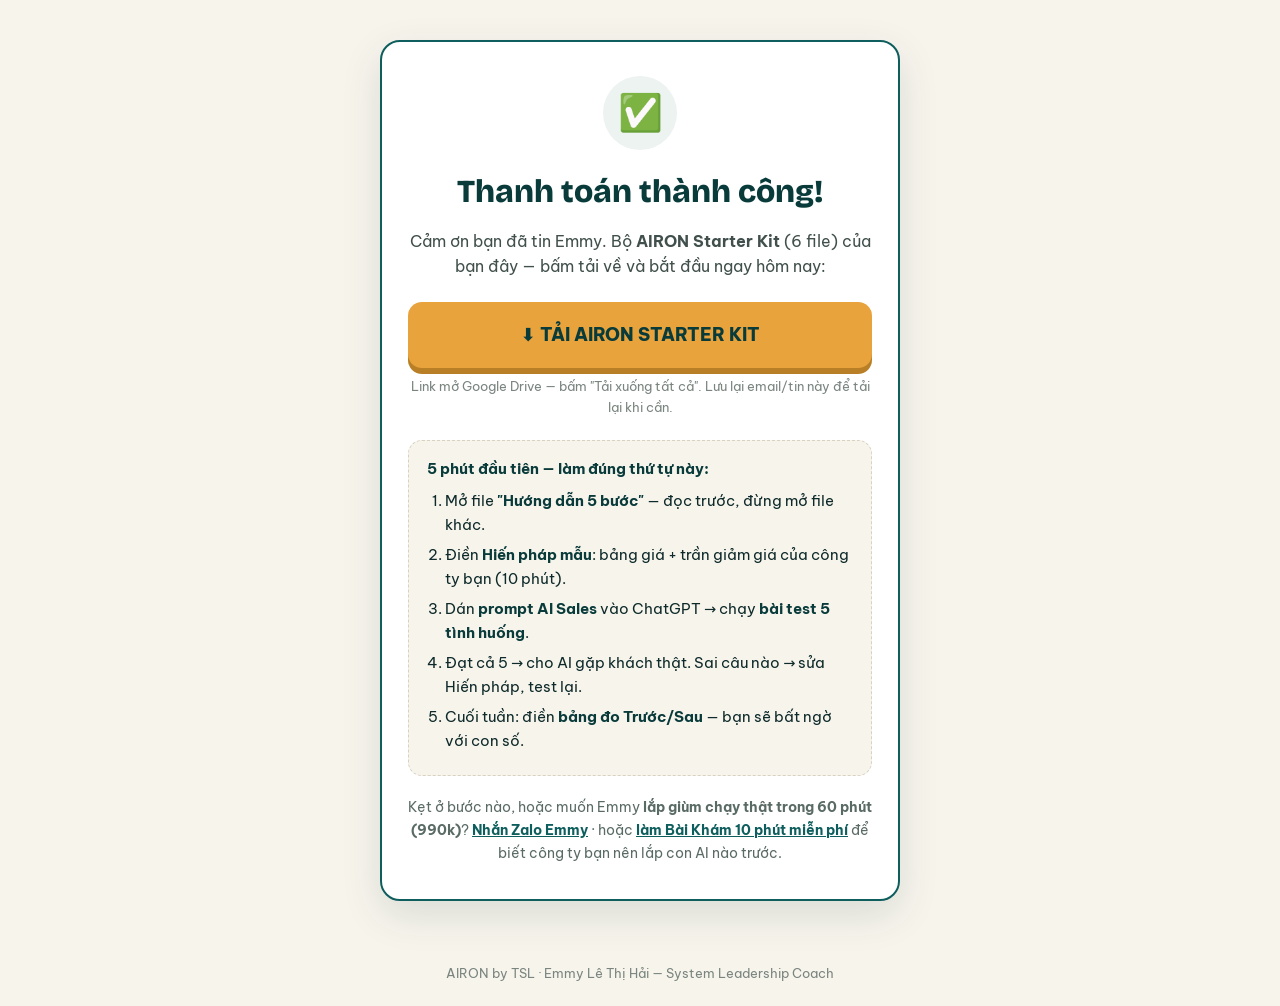
<file: airon-web/cam-on-tai-kit.html>
<!DOCTYPE html>
<html lang="vi">
<head>
<meta charset="UTF-8">
<meta name="viewport" content="width=device-width, initial-scale=1.0">
<title>Thanh toán thành công — Tải AIRON Starter Kit</title>
<meta name="robots" content="noindex, nofollow">
<link rel="preconnect" href="https://fonts.googleapis.com">
<link rel="preconnect" href="https://fonts.gstatic.com" crossorigin>
<link href="https://fonts.googleapis.com/css2?family=Be+Vietnam+Pro:wght@400;700;800&family=Bricolage+Grotesque:opsz,wght@12..96,700;12..96,800&display=swap" rel="stylesheet">
<style>
:root{--ink:#0E2A2A;--teal:#0F5E5E;--teal-deep:#093B3B;--gold:#E8A33D;--gold-deep:#B87F26;--paper:#F7F4EC;--line:#D8D2C2}
*{margin:0;padding:0;box-sizing:border-box}
body{font-family:'Be Vietnam Pro',system-ui,sans-serif;color:var(--ink);background:var(--paper);line-height:1.65;font-size:17px;min-height:100vh;display:flex;flex-direction:column}
.wrap{max-width:560px;margin:0 auto;padding:0 20px;width:100%}
main{flex:1;display:flex;align-items:center;padding:40px 0}
.card{background:#fff;border:2px solid var(--teal);border-radius:20px;padding:34px 26px;text-align:center;box-shadow:0 14px 40px rgba(9,59,59,.12)}
.tick{width:74px;height:74px;border-radius:50%;background:#EDF3F1;display:grid;place-items:center;margin:0 auto 16px;font-size:36px}
h1{font-family:'Bricolage Grotesque',sans-serif;font-size:clamp(24px,6vw,32px);font-weight:800;color:var(--teal-deep);margin-bottom:10px}
p{color:#41504C;font-size:15.5px}
.btn{display:block;width:100%;text-align:center;background:var(--gold);color:var(--teal-deep);font-weight:800;font-size:18px;padding:18px 24px;border:none;border-radius:14px;cursor:pointer;text-decoration:none;box-shadow:0 6px 0 var(--gold-deep);margin:22px 0 8px}
.btn:active{transform:translateY(4px);box-shadow:0 2px 0 var(--gold-deep)}
.small{font-size:13px;color:#7A857F}
.next5{text-align:left;background:var(--paper);border:1px dashed var(--line);border-radius:14px;padding:16px 18px;margin-top:22px;font-size:14.5px}
.next5 b{color:var(--teal-deep)}
.next5 ol{margin:8px 0 0 18px}
.next5 li{margin-bottom:6px}
.upsell{margin-top:20px;font-size:14px;color:#5A6B66}
.upsell a{color:var(--teal);font-weight:700}
footer{padding:22px 0;text-align:center;font-size:12.5px;color:#7A857F}
</style>
</head>
<body>
<main>
  <div class="wrap">
    <div class="card">
      <div class="tick">✅</div>
      <h1>Thanh toán thành công!</h1>
      <p>Cảm ơn bạn đã tin Emmy. Bộ <b>AIRON Starter Kit</b> (6 file) của bạn đây — bấm tải về và bắt đầu ngay hôm nay:</p>
      <a class="btn" href="#" id="dl-btn">⬇ TẢI AIRON STARTER KIT</a>
      <p class="small">Link mở Google Drive — bấm "Tải xuống tất cả". Lưu lại email/tin này để tải lại khi cần.</p>

      <div class="next5">
        <b>5 phút đầu tiên — làm đúng thứ tự này:</b>
        <ol>
          <li>Mở file <b>"Hướng dẫn 5 bước"</b> — đọc trước, đừng mở file khác.</li>
          <li>Điền <b>Hiến pháp mẫu</b>: bảng giá + trần giảm giá của công ty bạn (10 phút).</li>
          <li>Dán <b>prompt AI Sales</b> vào ChatGPT → chạy <b>bài test 5 tình huống</b>.</li>
          <li>Đạt cả 5 → cho AI gặp khách thật. Sai câu nào → sửa Hiến pháp, test lại.</li>
          <li>Cuối tuần: điền <b>bảng đo Trước/Sau</b> — bạn sẽ bất ngờ với con số.</li>
        </ol>
      </div>

      <p class="upsell">Kẹt ở bước nào, hoặc muốn Emmy <b>lắp giùm chạy thật trong 60 phút (990k)</b>? <a href="#" id="zalo-link">Nhắn Zalo Emmy</a> · hoặc <a href="airon-bai-kham.html">làm Bài Khám 10 phút miễn phí</a> để biết công ty bạn nên lắp con AI nào trước.</p>
    </div>
  </div>
</main>
<footer>AIRON by TSL · Emmy Lê Thị Hải — System Leadership Coach</footer>

<script>
/* ============ CẤU HÌNH — MÁ SỬA 2 DÒNG ============ */
var DOWNLOAD_LINK = "";  /* Link Google Drive thư mục/file AIRON-Starter-Kit.zip — chế độ "Ai có link đều xem" */
var EMMY_ZALO     = "";  /* VD "0901234567" */
/* =================================================== */
document.getElementById('dl-btn').href = DOWNLOAD_LINK || "#";
var z=document.getElementById('zalo-link');
if(EMMY_ZALO){ z.href="https://zalo.me/"+EMMY_ZALO; }
</script>
</body>
</html>
</file>
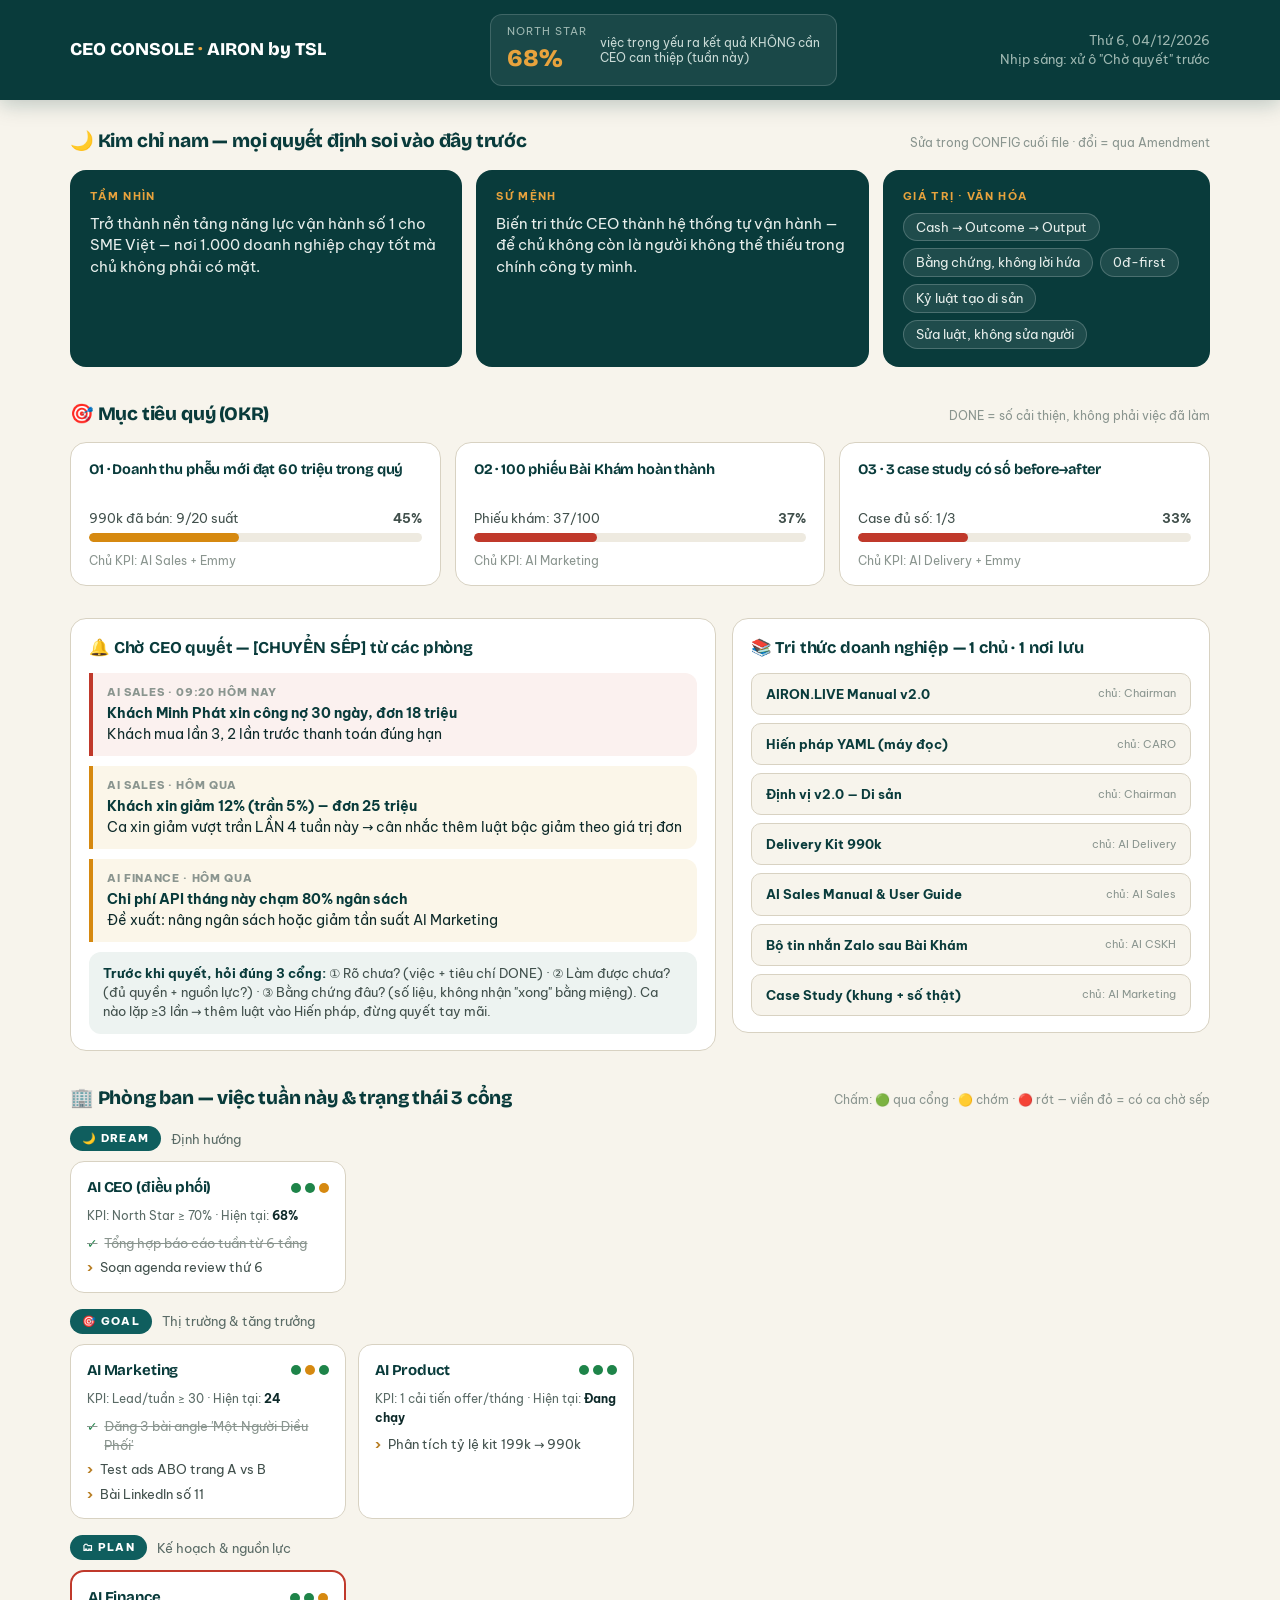
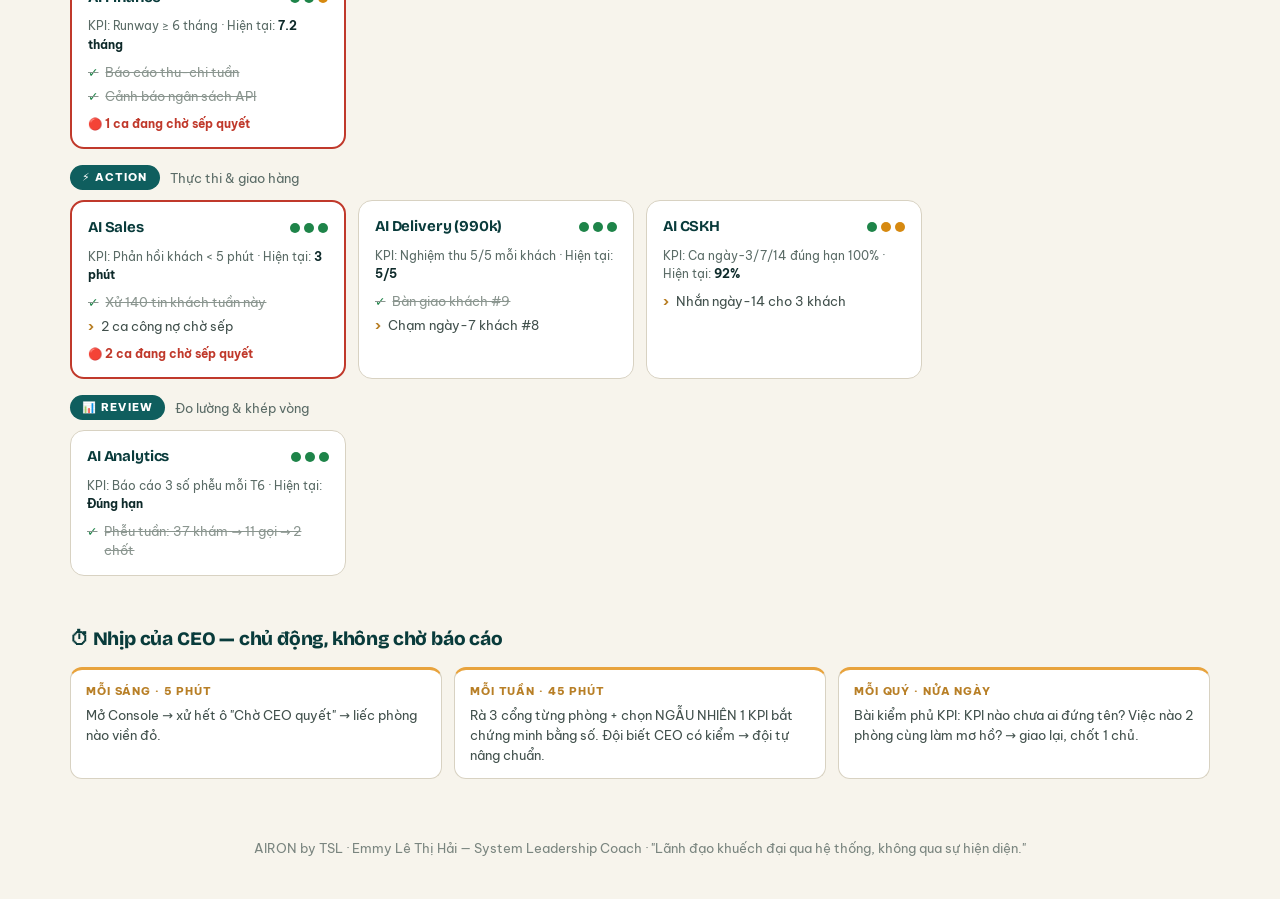
<file: airon-web/ceo-console.html>
<!DOCTYPE html>
<html lang="vi">
<head>
<meta charset="UTF-8">
<meta name="viewport" content="width=device-width, initial-scale=1.0">
<title>CEO Console — Buồng lái điều hành | AIRON by TSL</title>
<meta name="robots" content="noindex, nofollow">
<link rel="preconnect" href="https://fonts.googleapis.com">
<link rel="preconnect" href="https://fonts.gstatic.com" crossorigin>
<link href="https://fonts.googleapis.com/css2?family=Be+Vietnam+Pro:wght@400;500;700;800&family=Bricolage+Grotesque:opsz,wght@12..96,500;12..96,700;12..96,800&display=swap" rel="stylesheet">
<style>
:root{
  --ink:#0E2A2A; --teal:#0F5E5E; --teal-deep:#093B3B; --teal-soft:#EDF3F1;
  --gold:#E8A33D; --gold-deep:#B87F26;
  --paper:#F7F4EC; --card:#FFFFFF; --line:#D8D2C2;
  --red:#C0392B; --amber:#D68910; --green:#1E8449;
}
*{margin:0;padding:0;box-sizing:border-box}
body{font-family:'Be Vietnam Pro',system-ui,sans-serif;color:var(--ink);background:var(--paper);line-height:1.55;font-size:15px}
.wrap{max-width:1180px;margin:0 auto;padding:0 20px}
h1,h2,h3{font-family:'Bricolage Grotesque','Be Vietnam Pro',sans-serif;letter-spacing:-.01em}

/* TOP BAR */
.topbar{background:var(--teal-deep);color:#F2EFE6;padding:14px 0;position:sticky;top:0;z-index:50;box-shadow:0 4px 20px rgba(9,59,59,.25)}
.topbar .wrap{display:flex;justify-content:space-between;align-items:center;gap:14px;flex-wrap:wrap}
.brand{font-family:'Bricolage Grotesque',sans-serif;font-weight:800;font-size:18px;color:#fff}
.brand span{color:var(--gold)}
.northstar{display:flex;align-items:center;gap:12px;background:rgba(255,255,255,.07);border:1px solid rgba(255,255,255,.16);border-radius:12px;padding:8px 16px}
.northstar .lbl{font-size:11px;letter-spacing:.1em;text-transform:uppercase;color:#9FB8B2}
.northstar .val{font-family:'Bricolage Grotesque',sans-serif;font-weight:800;font-size:24px;color:var(--gold)}
.northstar .sub{font-size:11.5px;color:#C9DAD6;max-width:220px;line-height:1.35}
.today{font-size:12.5px;color:#9FB8B2;text-align:right}

/* SECTION */
section{padding:26px 0 6px}
.sec-h{display:flex;align-items:baseline;justify-content:space-between;margin-bottom:14px}
.sec-h h2{font-size:19px;font-weight:800;color:var(--teal-deep)}
.sec-h .hint{font-size:12px;color:#8A958F}

/* DREAM STRIP */
.dream{display:grid;grid-template-columns:1.2fr 1.2fr 1fr;gap:14px}
.dcard{background:var(--teal-deep);color:#E8EFEC;border-radius:16px;padding:18px 20px}
.dcard .lbl{font-size:11px;letter-spacing:.12em;text-transform:uppercase;color:var(--gold);font-weight:700;margin-bottom:8px}
.dcard p{font-size:14.5px;line-height:1.5}
.dcard.values p{display:flex;flex-wrap:wrap;gap:7px}
.dcard.values .chip{background:rgba(255,255,255,.09);border:1px solid rgba(255,255,255,.2);border-radius:999px;padding:4px 12px;font-size:12.5px}

/* OKR */
.okr-grid{display:grid;grid-template-columns:repeat(3,1fr);gap:14px}
.okr{background:var(--card);border:1px solid var(--line);border-radius:16px;padding:16px 18px}
.okr h3{font-size:14.5px;color:var(--teal-deep);margin-bottom:10px;min-height:40px}
.okr .row{display:flex;justify-content:space-between;font-size:12.5px;margin-bottom:4px;color:#41504C}
.okr .bar{height:9px;background:#EEEAE0;border-radius:99px;overflow:hidden;margin-bottom:10px}
.okr .fill{height:100%;border-radius:99px}
.okr .owner{font-size:11.5px;color:#8A958F}

/* DEPARTMENTS */
.tier{margin-bottom:16px}
.tier-h{display:flex;align-items:center;gap:10px;margin-bottom:10px}
.tier-h .tag{font-size:11px;font-weight:800;letter-spacing:.1em;text-transform:uppercase;color:#fff;background:var(--teal);border-radius:999px;padding:4px 12px}
.tier-h .nm{font-size:13px;color:#5A6B66}
.dept-grid{display:grid;grid-template-columns:repeat(auto-fill,minmax(260px,1fr));gap:12px}
.dept{background:var(--card);border:1px solid var(--line);border-radius:14px;padding:14px 16px;position:relative}
.dept.alert{border:2px solid var(--red)}
.dept .dh{display:flex;justify-content:space-between;align-items:center;margin-bottom:8px}
.dept h3{font-size:15px;color:var(--teal-deep)}
.gate{display:flex;gap:4px}
.gate i{width:10px;height:10px;border-radius:50%;background:#DDD;display:inline-block}
.gate i.ok{background:var(--green)} .gate i.warn{background:var(--amber)} .gate i.bad{background:var(--red)}
.dept .kpi{font-size:12px;color:#5A6B66;margin-bottom:8px}
.dept .kpi b{color:var(--ink)}
.dept ul{list-style:none;display:grid;gap:5px}
.dept li{font-size:12.5px;display:flex;gap:7px;align-items:flex-start;color:#41504C}
.dept li::before{content:"›";color:var(--gold-deep);font-weight:800}
.dept li.done{color:#8A958F;text-decoration:line-through}
.dept li.done::before{content:"✓";color:var(--green)}
.dept .esc{margin-top:9px;font-size:11.5px;font-weight:700;color:var(--red)}

/* DECISIONS */
.two-col{display:grid;grid-template-columns:1.35fr 1fr;gap:16px;align-items:start}
.panel{background:var(--card);border:1px solid var(--line);border-radius:16px;padding:16px 18px}
.panel h2{font-size:16.5px;color:var(--teal-deep);margin-bottom:12px}
.dec{border-left:4px solid var(--red);background:#FBF1EF;border-radius:0 12px 12px 0;padding:11px 14px;margin-bottom:10px}
.dec.mid{border-left-color:var(--amber);background:#FBF6E9}
.dec .from{font-size:11px;font-weight:800;letter-spacing:.06em;text-transform:uppercase;color:#8A958F;margin-bottom:2px}
.dec p{font-size:13.5px}
.dec .ask{font-weight:700;color:var(--teal-deep)}
.dec .meta{font-size:11.5px;color:#8A958F;margin-top:4px}
.gates-guide{background:var(--teal-soft);border-radius:12px;padding:12px 14px;font-size:12.5px;color:#41504C;margin-top:6px}
.gates-guide b{color:var(--teal-deep)}

/* KNOWLEDGE */
.kn{display:grid;gap:8px}
.kn a{display:flex;justify-content:space-between;align-items:center;gap:10px;background:var(--paper);border:1px solid var(--line);border-radius:10px;padding:10px 14px;text-decoration:none;color:var(--ink);font-size:13px}
.kn a:hover{border-color:var(--teal)}
.kn .own{font-size:11px;color:#8A958F;white-space:nowrap}
.kn b{color:var(--teal-deep)}

/* RHYTHM */
.rhythm{display:grid;grid-template-columns:repeat(3,1fr);gap:12px;margin-bottom:30px}
.rh{background:var(--card);border:1px solid var(--line);border-top:3px solid var(--gold);border-radius:12px;padding:13px 15px}
.rh .w{font-size:11px;font-weight:800;letter-spacing:.08em;text-transform:uppercase;color:var(--gold-deep);margin-bottom:5px}
.rh p{font-size:13px;color:#41504C}

footer{padding:24px 0 40px;text-align:center;font-size:12.5px;color:#7A857F}
@media(max-width:900px){.dream,.okr-grid,.rhythm{grid-template-columns:1fr}.two-col{grid-template-columns:1fr}.northstar .sub{display:none}}
</style>
</head>
<body>

<div class="topbar">
  <div class="wrap">
    <div class="brand">CEO CONSOLE <span>·</span> AIRON by TSL</div>
    <div class="northstar">
      <div>
        <div class="lbl">North Star</div>
        <div class="val" id="ns-val">—</div>
      </div>
      <div class="sub">việc trọng yếu ra kết quả KHÔNG cần CEO can thiệp (tuần này)</div>
    </div>
    <div class="today" id="today"></div>
  </div>
</div>

<div class="wrap">

<!-- DREAM: Tầm nhìn / Sứ mệnh / Giá trị -->
<section>
  <div class="sec-h"><h2>🌙 Kim chỉ nam — mọi quyết định soi vào đây trước</h2><span class="hint">Sửa trong CONFIG cuối file · đổi = qua Amendment</span></div>
  <div class="dream">
    <div class="dcard"><div class="lbl">Tầm nhìn</div><p id="vision"></p></div>
    <div class="dcard"><div class="lbl">Sứ mệnh</div><p id="mission"></p></div>
    <div class="dcard values"><div class="lbl">Giá trị · Văn hóa</div><p id="values"></p></div>
  </div>
</section>

<!-- OKR -->
<section>
  <div class="sec-h"><h2>🎯 Mục tiêu quý (OKR)</h2><span class="hint">DONE = số cải thiện, không phải việc đã làm</span></div>
  <div class="okr-grid" id="okrs"></div>
</section>

<!-- QUYẾT ĐỊNH CHỜ CEO + 3 CỔNG -->
<section>
  <div class="two-col">
    <div class="panel">
      <h2>🔔 Chờ CEO quyết — [CHUYỂN SẾP] từ các phòng</h2>
      <div id="decisions"></div>
      <div class="gates-guide">
        <b>Trước khi quyết, hỏi đúng 3 cổng:</b> ① Rõ chưa? (việc + tiêu chí DONE) · ② Làm được chưa? (đủ quyền + nguồn lực?) · ③ Bằng chứng đâu? (số liệu, không nhận "xong" bằng miệng). Ca nào lặp ≥3 lần → thêm luật vào Hiến pháp, đừng quyết tay mãi.
      </div>
    </div>
    <div class="panel">
      <h2>📚 Tri thức doanh nghiệp — 1 chủ · 1 nơi lưu</h2>
      <div class="kn" id="knowledge"></div>
    </div>
  </div>
</section>

<!-- PHÒNG BAN THEO 6 TẦNG -->
<section>
  <div class="sec-h"><h2>🏢 Phòng ban — việc tuần này & trạng thái 3 cổng</h2><span class="hint">Chấm: 🟢 qua cổng · 🟡 chớm · 🔴 rớt — viền đỏ = có ca chờ sếp</span></div>
  <div id="tiers"></div>
</section>

<!-- NHỊP ĐIỀU HÀNH -->
<section>
  <div class="sec-h"><h2>⏱ Nhịp của CEO — chủ động, không chờ báo cáo</h2></div>
  <div class="rhythm">
    <div class="rh"><div class="w">Mỗi sáng · 5 phút</div><p>Mở Console → xử hết ô "Chờ CEO quyết" → liếc phòng nào viền đỏ.</p></div>
    <div class="rh"><div class="w">Mỗi tuần · 45 phút</div><p>Rà 3 cổng từng phòng + chọn NGẪU NHIÊN 1 KPI bắt chứng minh bằng số. Đội biết CEO có kiểm → đội tự nâng chuẩn.</p></div>
    <div class="rh"><div class="w">Mỗi quý · nửa ngày</div><p>Bài kiểm phủ KPI: KPI nào chưa ai đứng tên? Việc nào 2 phòng cùng làm mơ hồ? → giao lại, chốt 1 chủ.</p></div>
  </div>
</section>

</div>
<footer>AIRON by TSL · Emmy Lê Thị Hải — System Leadership Coach · "Lãnh đạo khuếch đại qua hệ thống, không qua sự hiện diện."</footer>

<script>
/* ═══════════════════════════════════════════════════════════════
   CONFIG — TOÀN BỘ DỮ LIỆU CONSOLE NẰM Ở ĐÂY
   Má (hoặc AI CEO) sửa file này mỗi tuần: đổi số, tick việc xong,
   thêm/bớt ca chờ quyết. Sửa xong upload đè lên GitHub là xong.
   ═══════════════════════════════════════════════════════════════ */
var CONFIG = {
  northStar: "68%",   // % việc trọng yếu ra kết quả không cần CEO

  vision:  "Trở thành nền tảng năng lực vận hành số 1 cho SME Việt — nơi 1.000 doanh nghiệp chạy tốt mà chủ không phải có mặt.",
  mission: "Biến tri thức CEO thành hệ thống tự vận hành — để chủ không còn là người không thể thiếu trong chính công ty mình.",
  values:  ["Cash → Outcome → Output","Bằng chứng, không lời hứa","0đ-first","Kỷ luật tạo di sản","Sửa luật, không sửa người"],

  okrs: [
    { o:"O1 · Doanh thu phễu mới đạt 60 triệu trong quý",
      kr:"990k đã bán: 9/20 suất", pct:45, owner:"AI Sales + Emmy" },
    { o:"O2 · 100 phiếu Bài Khám hoàn thành",
      kr:"Phiếu khám: 37/100", pct:37, owner:"AI Marketing" },
    { o:"O3 · 3 case study có số before→after",
      kr:"Case đủ số: 1/3", pct:33, owner:"AI Delivery + Emmy" }
  ],

  /* Ca chờ CEO quyết — level: "high" (đỏ) | "mid" (vàng) */
  decisions: [
    { from:"AI Sales", level:"high",
      ask:"Khách Minh Phát xin công nợ 30 ngày, đơn 18 triệu",
      note:"Khách mua lần 3, 2 lần trước thanh toán đúng hạn", time:"09:20 hôm nay" },
    { from:"AI Sales", level:"mid",
      ask:"Khách xin giảm 12% (trần 5%) — đơn 25 triệu",
      note:"Ca xin giảm vượt trần LẦN 4 tuần này → cân nhắc thêm luật bậc giảm theo giá trị đơn", time:"Hôm qua" },
    { from:"AI Finance", level:"mid",
      ask:"Chi phí API tháng này chạm 80% ngân sách",
      note:"Đề xuất: nâng ngân sách hoặc giảm tần suất AI Marketing", time:"Hôm qua" }
  ],

  /* Phòng ban theo 6 tầng — gates: 3 giá trị cho 3 cổng: ok | warn | bad
     tasks: việc tuần này; done:true = gạch xong; esc: số ca đang chờ sếp */
  tiers: [
    { tag:"🌙 DREAM", name:"Định hướng", depts:[
      { name:"AI CEO (điều phối)", kpi:"North Star ≥ 70%", kpiVal:"68%",
        gates:["ok","ok","warn"], esc:0,
        tasks:[{t:"Tổng hợp báo cáo tuần từ 6 tầng",done:true},{t:"Soạn agenda review thứ 6",done:false}] }
    ]},
    { tag:"🎯 GOAL", name:"Thị trường & tăng trưởng", depts:[
      { name:"AI Marketing", kpi:"Lead/tuần ≥ 30", kpiVal:"24",
        gates:["ok","warn","ok"], esc:0,
        tasks:[{t:"Đăng 3 bài angle 'Một Người Điều Phối'",done:true},{t:"Test ads ABO trang A vs B",done:false},{t:"Bài LinkedIn số 11",done:false}] },
      { name:"AI Product", kpi:"1 cải tiến offer/tháng", kpiVal:"Đang chạy",
        gates:["ok","ok","ok"], esc:0,
        tasks:[{t:"Phân tích tỷ lệ kit 199k → 990k",done:false}] }
    ]},
    { tag:"🗂 PLAN", name:"Kế hoạch & nguồn lực", depts:[
      { name:"AI Finance", kpi:"Runway ≥ 6 tháng", kpiVal:"7.2 tháng",
        gates:["ok","ok","warn"], esc:1,
        tasks:[{t:"Báo cáo thu-chi tuần",done:true},{t:"Cảnh báo ngân sách API",done:true}] }
    ]},
    { tag:"⚡ ACTION", name:"Thực thi & giao hàng", depts:[
      { name:"AI Sales", kpi:"Phản hồi khách < 5 phút", kpiVal:"3 phút",
        gates:["ok","ok","ok"], esc:2,
        tasks:[{t:"Xử 140 tin khách tuần này",done:true},{t:"2 ca công nợ chờ sếp",done:false}] },
      { name:"AI Delivery (990k)", kpi:"Nghiệm thu 5/5 mỗi khách", kpiVal:"5/5",
        gates:["ok","ok","ok"], esc:0,
        tasks:[{t:"Bàn giao khách #9",done:true},{t:"Chạm ngày-7 khách #8",done:false}] },
      { name:"AI CSKH", kpi:"Ca ngày-3/7/14 đúng hạn 100%", kpiVal:"92%",
        gates:["ok","warn","warn"], esc:0,
        tasks:[{t:"Nhắn ngày-14 cho 3 khách",done:false}] }
    ]},
    { tag:"📊 REVIEW", name:"Đo lường & khép vòng", depts:[
      { name:"AI Analytics", kpi:"Báo cáo 3 số phễu mỗi T6", kpiVal:"Đúng hạn",
        gates:["ok","ok","ok"], esc:0,
        tasks:[{t:"Phễu tuần: 37 khám → 11 gọi → 2 chốt",done:true}] }
    ]}
  ],

  knowledge: [
    { name:"AIRON.LIVE Manual v2.0", own:"Chairman", link:"#" },
    { name:"Hiến pháp YAML (máy đọc)", own:"CARO", link:"#" },
    { name:"Định vị v2.0 — Di sản", own:"Chairman", link:"#" },
    { name:"Delivery Kit 990k", own:"AI Delivery", link:"#" },
    { name:"AI Sales Manual & User Guide", own:"AI Sales", link:"#" },
    { name:"Bộ tin nhắn Zalo sau Bài Khám", own:"AI CSKH", link:"#" },
    { name:"Case Study (khung + số thật)", own:"AI Marketing", link:"#" }
  ]
};

/* ═══════════ RENDER — không cần sửa dưới này ═══════════ */
document.getElementById('ns-val').textContent = CONFIG.northStar;
var d=new Date(), days=['Chủ nhật','Thứ 2','Thứ 3','Thứ 4','Thứ 5','Thứ 6','Thứ 7'];
document.getElementById('today').innerHTML = days[d.getDay()]+', '+('0'+d.getDate()).slice(-2)+'/'+('0'+(d.getMonth()+1)).slice(-2)+'/'+d.getFullYear()+'<br>Nhịp sáng: xử ô "Chờ quyết" trước';

document.getElementById('vision').textContent = CONFIG.vision;
document.getElementById('mission').textContent = CONFIG.mission;
document.getElementById('values').innerHTML = CONFIG.values.map(function(v){return '<span class="chip">'+v+'</span>';}).join('');

document.getElementById('okrs').innerHTML = CONFIG.okrs.map(function(o){
  var c = o.pct>=70?'#1E8449':(o.pct>=40?'#D68910':'#C0392B');
  return '<div class="okr"><h3>'+o.o+'</h3>'
    +'<div class="row"><span>'+o.kr+'</span><b>'+o.pct+'%</b></div>'
    +'<div class="bar"><div class="fill" style="width:'+o.pct+'%;background:'+c+'"></div></div>'
    +'<div class="owner">Chủ KPI: '+o.owner+'</div></div>';
}).join('');

document.getElementById('decisions').innerHTML = CONFIG.decisions.length
  ? CONFIG.decisions.map(function(x){
      return '<div class="dec '+(x.level==='mid'?'mid':'')+'"><div class="from">'+x.from+' · '+x.time+'</div>'
        +'<p class="ask">'+x.ask+'</p><p>'+x.note+'</p></div>';
    }).join('')
  : '<p style="color:#1E8449;font-weight:700">✓ Không có ca nào chờ — hệ thống đang tự chạy.</p>';

document.getElementById('tiers').innerHTML = CONFIG.tiers.map(function(tier){
  return '<div class="tier"><div class="tier-h"><span class="tag">'+tier.tag+'</span><span class="nm">'+tier.name+'</span></div>'
    +'<div class="dept-grid">'+tier.depts.map(function(dp){
      var gates = dp.gates.map(function(g){return '<i class="'+(g==='ok'?'ok':g==='warn'?'warn':'bad')+'"></i>';}).join('');
      var tasks = dp.tasks.map(function(t){return '<li class="'+(t.done?'done':'')+'">'+t.t+'</li>';}).join('');
      return '<div class="dept '+(dp.esc>0?'alert':'')+'">'
        +'<div class="dh"><h3>'+dp.name+'</h3><span class="gate" title="3 cổng: Rõ · Làm được · Bằng chứng">'+gates+'</span></div>'
        +'<div class="kpi">KPI: '+dp.kpi+' · Hiện tại: <b>'+dp.kpiVal+'</b></div>'
        +'<ul>'+tasks+'</ul>'
        +(dp.esc>0?'<div class="esc">🔴 '+dp.esc+' ca đang chờ sếp quyết</div>':'')
        +'</div>';
    }).join('')+'</div></div>';
}).join('');

document.getElementById('knowledge').innerHTML = CONFIG.knowledge.map(function(k){
  return '<a href="'+k.link+'"><b>'+k.name+'</b><span class="own">chủ: '+k.own+'</span></a>';
}).join('');
</script>
</body>
</html>
</file>
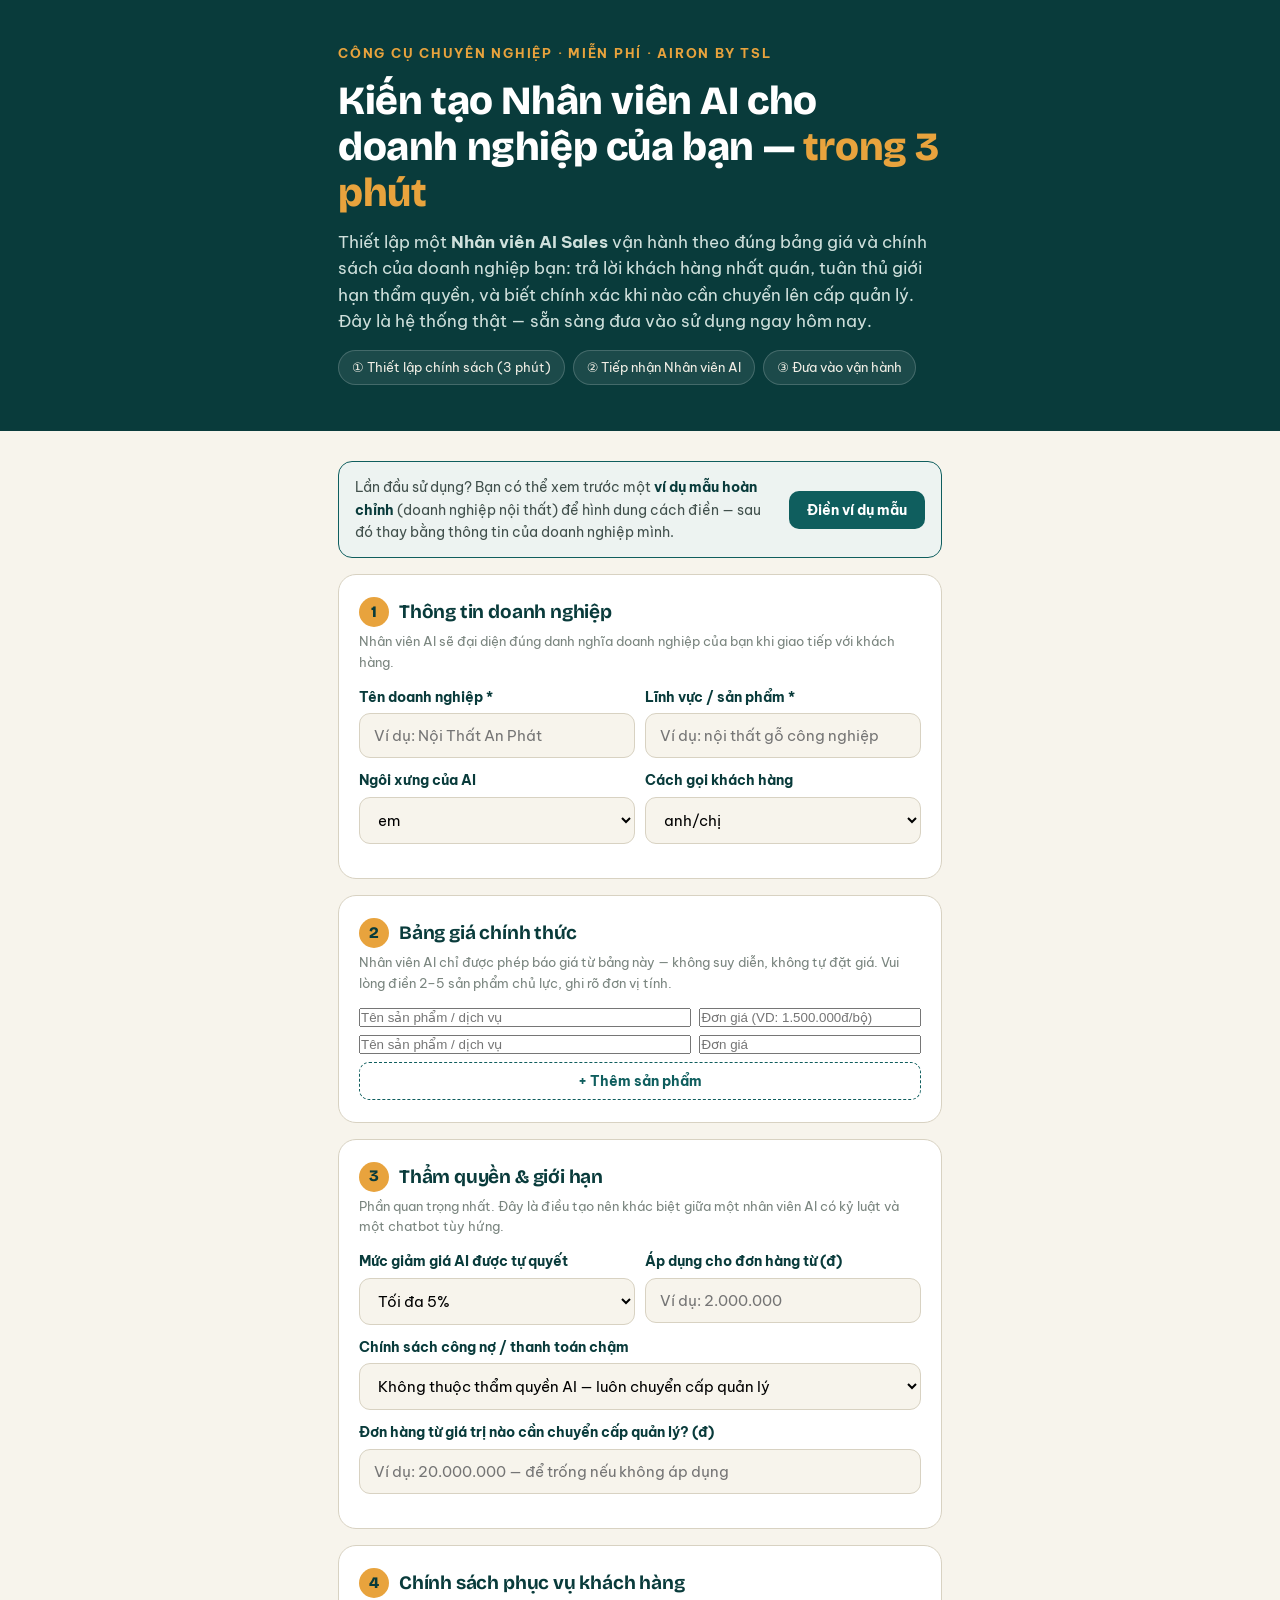
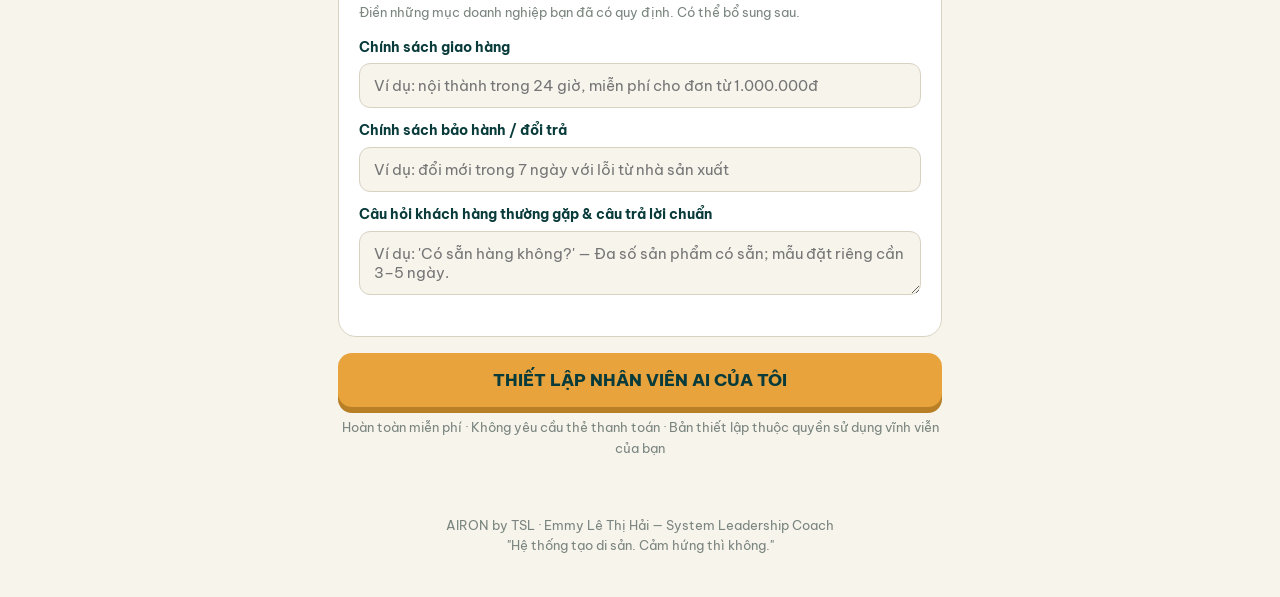
<file: airon-web/kien-tao-nhan-vien-ai.html>
<!DOCTYPE html>
<html lang="vi">
<head>
<meta charset="UTF-8">
<meta name="viewport" content="width=device-width, initial-scale=1.0">
<title>Kiến tạo Nhân viên AI cho doanh nghiệp của bạn — trong 3 phút | AIRON by TSL</title>
<meta name="description" content="Thiết lập một Nhân viên AI Sales vận hành theo đúng bảng giá và chính sách của doanh nghiệp bạn. Hoàn toàn miễn phí, sẵn sàng đưa vào sử dụng ngay.">
<meta property="og:title" content="Kiến tạo Nhân viên AI cho doanh nghiệp của bạn — trong 3 phút">
<meta property="og:description" content="Nhân viên AI vận hành theo đúng chính sách doanh nghiệp bạn — biết giới hạn thẩm quyền, biết khi nào cần chuyển cấp quản lý.">
<link rel="preconnect" href="https://fonts.googleapis.com">
<link rel="preconnect" href="https://fonts.gstatic.com" crossorigin>
<link href="https://fonts.googleapis.com/css2?family=Be+Vietnam+Pro:wght@400;500;700;800&family=Bricolage+Grotesque:opsz,wght@12..96,700;12..96,800&display=swap" rel="stylesheet">
<style>
:root{--ink:#0E2A2A;--teal:#0F5E5E;--teal-deep:#093B3B;--gold:#E8A33D;--gold-deep:#B87F26;--paper:#F7F4EC;--line:#D8D2C2;--green:#1E8449}
*{margin:0;padding:0;box-sizing:border-box}
body{font-family:'Be Vietnam Pro',system-ui,sans-serif;color:var(--ink);background:var(--paper);line-height:1.6;font-size:16px}
.wrap{max-width:640px;margin:0 auto;padding:0 18px}
h1,h2,h3{font-family:'Bricolage Grotesque','Be Vietnam Pro',sans-serif;letter-spacing:-.01em;line-height:1.16}
.btn{display:block;width:100%;text-align:center;background:var(--gold);color:var(--teal-deep);font-weight:800;font-size:17px;padding:16px 22px;border:none;border-radius:14px;cursor:pointer;text-decoration:none;box-shadow:0 6px 0 var(--gold-deep);transition:transform .08s,box-shadow .08s;font-family:inherit}
.btn:active{transform:translateY(4px);box-shadow:0 2px 0 var(--gold-deep)}

.hero{background:var(--teal-deep);color:#F2EFE6;padding:40px 0 46px;text-align:left}
.eyebrow{font-size:12.5px;font-weight:700;letter-spacing:.14em;text-transform:uppercase;color:var(--gold)}
.hero h1{font-size:clamp(27px,7vw,40px);font-weight:800;color:#fff;margin:12px 0 12px}
.hero h1 em{font-style:normal;color:var(--gold)}
.hero p{color:#CFE0DC;font-size:16.5px}
.steps{display:flex;gap:8px;margin-top:16px;flex-wrap:wrap}
.steps span{background:rgba(255,255,255,.08);border:1px solid rgba(255,255,255,.18);border-radius:999px;padding:6px 13px;font-size:13px}

section{padding:30px 0}
.card{background:#fff;border:1px solid var(--line);border-radius:18px;padding:22px 20px;margin-bottom:16px}
.card h2{font-size:19px;color:var(--teal-deep);margin-bottom:4px;display:flex;gap:10px;align-items:center}
.card .no{width:30px;height:30px;border-radius:50%;background:var(--gold);color:var(--teal-deep);display:grid;place-items:center;font-family:'Bricolage Grotesque',sans-serif;font-weight:800;font-size:16px;flex:none}
.card .hint{font-size:13px;color:#7A857F;margin-bottom:14px}
.field{margin-bottom:12px}
.field label{display:block;font-size:13.5px;font-weight:700;margin-bottom:5px;color:var(--teal-deep)}
.field input,.field textarea,.field select{width:100%;padding:12px 14px;border:1.5px solid var(--line);border-radius:11px;font-size:15px;font-family:inherit;background:var(--paper)}
.field input:focus,.field textarea:focus{outline:3px solid rgba(15,94,94,.22);border-color:var(--teal)}
.field textarea{min-height:64px;resize:vertical}
.grid2{display:grid;grid-template-columns:1fr 1fr;gap:10px}
.price-row{display:grid;grid-template-columns:1.5fr 1fr;gap:8px;margin-bottom:8px}
.addrow{background:none;border:1.5px dashed var(--teal);color:var(--teal);border-radius:10px;padding:9px;font-size:13.5px;font-weight:700;cursor:pointer;width:100%;font-family:inherit}

#gate,#result{display:none}
.gatebox{background:#fff;border:2px solid var(--teal);border-radius:20px;padding:24px 20px;box-shadow:0 14px 40px rgba(9,59,59,.12)}
.gatebox h2{text-align:center;font-size:21px;color:var(--teal-deep)}
.gatebox .sub{text-align:center;font-size:14px;color:#5A6B66;margin:6px 0 16px}
.promptbox{background:var(--teal-deep);color:#DFF0EC;border-radius:14px;padding:16px;font-family:ui-monospace,Consolas,monospace;font-size:12.5px;line-height:1.6;white-space:pre-wrap;max-height:340px;overflow:auto;margin:14px 0}
.copy-ok{color:var(--green);font-weight:700;font-size:14px;text-align:center;margin-top:8px;display:none}
.testbox{background:#EDF3F1;border-radius:14px;padding:16px 18px;margin-top:18px;font-size:14px}
.testbox b{color:var(--teal-deep)}
.testbox ol{margin:8px 0 0 18px}
.testbox li{margin-bottom:5px}
.err{color:#A32D2D;font-size:13.5px;font-weight:600;margin-top:10px;text-align:center;display:none}
.upsell{margin-top:18px;background:var(--teal-deep);color:#E8EFEC;border-radius:16px;padding:22px;font-size:14.5px;line-height:1.65}
.upsell b{color:var(--gold)}
.upsell a{color:var(--gold);font-weight:700}
.upsell .lbl{font-size:11.5px;letter-spacing:.12em;text-transform:uppercase;color:#9FB8B2;margin-bottom:8px}
footer{padding:26px 0 42px;text-align:center;font-size:12.5px;color:#7A857F}
@media(max-width:480px){.grid2{grid-template-columns:1fr}}
</style>
</head>
<body>

<header class="hero">
  <div class="wrap">
    <span class="eyebrow">Công cụ chuyên nghiệp · Miễn phí · AIRON by TSL</span>
    <h1>Kiến tạo Nhân viên AI cho doanh nghiệp của bạn — <em>trong 3 phút</em></h1>
    <p>Thiết lập một <b>Nhân viên AI Sales</b> vận hành theo đúng bảng giá và chính sách của doanh nghiệp bạn: trả lời khách hàng nhất quán, tuân thủ giới hạn thẩm quyền, và biết chính xác khi nào cần chuyển lên cấp quản lý. Đây là hệ thống thật — sẵn sàng đưa vào sử dụng ngay hôm nay.</p>
    <div class="steps"><span>① Thiết lập chính sách (3 phút)</span><span>② Tiếp nhận Nhân viên AI</span><span>③ Đưa vào vận hành</span></div>
  </div>
</header>

<section id="builder">
  <div class="wrap">

    <div style="background:#EDF3F1;border:1px solid var(--teal);border-radius:14px;padding:14px 16px;margin-bottom:16px;display:flex;gap:12px;align-items:center;justify-content:space-between;flex-wrap:wrap">
      <p style="font-size:14px;color:#41504C;flex:1;min-width:200px">Lần đầu sử dụng? Bạn có thể xem trước một <b style="color:var(--teal-deep)">ví dụ mẫu hoàn chỉnh</b> (doanh nghiệp nội thất) để hình dung cách điền — sau đó thay bằng thông tin của doanh nghiệp mình.</p>
      <button onclick="fillSample()" style="background:var(--teal);color:#fff;border:none;border-radius:10px;padding:10px 18px;font-weight:700;font-size:13.5px;cursor:pointer;font-family:inherit;white-space:nowrap">Điền ví dụ mẫu</button>
    </div>

    <div class="card">
      <h2><span class="no">1</span>Thông tin doanh nghiệp</h2>
      <p class="hint">Nhân viên AI sẽ đại diện đúng danh nghĩa doanh nghiệp của bạn khi giao tiếp với khách hàng.</p>
      <div class="grid2">
        <div class="field"><label>Tên doanh nghiệp *</label><input id="f-com" placeholder="Ví dụ: Nội Thất An Phát"></div>
        <div class="field"><label>Lĩnh vực / sản phẩm *</label><input id="f-sp" placeholder="Ví dụ: nội thất gỗ công nghiệp"></div>
      </div>
      <div class="grid2">
        <div class="field"><label>Ngôi xưng của AI</label><select id="f-xung"><option>em</option><option>shop</option><option>công ty</option></select></div>
        <div class="field"><label>Cách gọi khách hàng</label><select id="f-goi"><option>anh/chị</option><option>bạn</option><option>quý khách</option></select></div>
      </div>
    </div>

    <div class="card">
      <h2><span class="no">2</span>Bảng giá chính thức</h2>
      <p class="hint">Nhân viên AI chỉ được phép báo giá từ bảng này — không suy diễn, không tự đặt giá. Vui lòng điền 2–5 sản phẩm chủ lực, ghi rõ đơn vị tính.</p>
      <div id="prices">
        <div class="price-row"><input placeholder="Tên sản phẩm / dịch vụ" class="p-name"><input placeholder="Đơn giá (VD: 1.500.000đ/bộ)" class="p-val"></div>
        <div class="price-row"><input placeholder="Tên sản phẩm / dịch vụ" class="p-name"><input placeholder="Đơn giá" class="p-val"></div>
      </div>
      <button class="addrow" onclick="addRow()">+ Thêm sản phẩm</button>
    </div>

    <div class="card">
      <h2><span class="no">3</span>Thẩm quyền & giới hạn</h2>
      <p class="hint">Phần quan trọng nhất. Đây là điều tạo nên khác biệt giữa một nhân viên AI có kỷ luật và một chatbot tùy hứng.</p>
      <div class="grid2">
        <div class="field"><label>Mức giảm giá AI được tự quyết</label><select id="f-tran"><option value="0">0% — không có thẩm quyền giảm giá</option><option value="3">Tối đa 3%</option><option value="5" selected>Tối đa 5%</option><option value="10">Tối đa 10%</option></select></div>
        <div class="field"><label>Áp dụng cho đơn hàng từ (đ)</label><input id="f-donmin" placeholder="Ví dụ: 2.000.000"></div>
      </div>
      <div class="field"><label>Chính sách công nợ / thanh toán chậm</label><select id="f-congno"><option selected>Không thuộc thẩm quyền AI — luôn chuyển cấp quản lý</option><option>Khách hàng thân thiết được ghi nhận — quyết định thuộc cấp quản lý</option></select></div>
      <div class="field"><label>Đơn hàng từ giá trị nào cần chuyển cấp quản lý? (đ)</label><input id="f-donlon" placeholder="Ví dụ: 20.000.000 — để trống nếu không áp dụng"></div>
    </div>

    <div class="card">
      <h2><span class="no">4</span>Chính sách phục vụ khách hàng</h2>
      <p class="hint">Điền những mục doanh nghiệp bạn đã có quy định. Có thể bổ sung sau.</p>
      <div class="field"><label>Chính sách giao hàng</label><input id="f-ship" placeholder="Ví dụ: nội thành trong 24 giờ, miễn phí cho đơn từ 1.000.000đ"></div>
      <div class="field"><label>Chính sách bảo hành / đổi trả</label><input id="f-bh" placeholder="Ví dụ: đổi mới trong 7 ngày với lỗi từ nhà sản xuất"></div>
      <div class="field"><label>Câu hỏi khách hàng thường gặp & câu trả lời chuẩn</label><textarea id="f-faq" placeholder="Ví dụ: 'Có sẵn hàng không?' — Đa số sản phẩm có sẵn; mẫu đặt riêng cần 3–5 ngày."></textarea></div>
    </div>

    <button class="btn" onclick="goGate()">THIẾT LẬP NHÂN VIÊN AI CỦA TÔI</button>
    <p class="err" id="err-builder">Vui lòng điền tên doanh nghiệp và lĩnh vực kinh doanh (mục 1) trước khi tiếp tục.</p>
    <p style="text-align:center;font-size:13px;color:#7A857F;margin-top:10px">Hoàn toàn miễn phí · Không yêu cầu thẻ thanh toán · Bản thiết lập thuộc quyền sử dụng vĩnh viễn của bạn</p>
  </div>
</section>

<section id="gate">
  <div class="wrap">
    <div class="gatebox">
      <h2>Nhân viên AI của bạn đã được thiết lập hoàn tất</h2>
      <p class="sub">Vui lòng để lại thông tin để tiếp nhận bàn giao. Kèm theo bản thiết lập, bạn sẽ nhận <b>bộ kiểm định 5 tình huống</b> — quy trình chuẩn để xác nhận nhân viên AI vận hành đúng chính sách trước khi tiếp xúc khách hàng thật.</p>
      <div class="field"><label>Họ và tên *</label><input id="g-name" placeholder="Nguyễn Văn A"></div>
      <div class="field"><label>Số điện thoại (Zalo) *</label><input id="g-phone" type="tel" placeholder="09xx xxx xxx"></div>
      <button class="btn" id="g-btn" onclick="unlock()">TIẾP NHẬN NHÂN VIÊN AI</button>
      <p class="err" id="err-gate">Vui lòng điền đầy đủ họ tên và số điện thoại để tiếp nhận bàn giao.</p>
    </div>
  </div>
</section>

<section id="result">
  <div class="wrap">
    <div class="card">
      <h2>Bàn giao: Nhân viên AI của <span id="r-com"></span></h2>
      <p class="hint">Quy trình đưa vào vận hành: chọn "Sao chép" bên dưới → mở <b>chatgpt.com</b> → dán làm tin nhắn đầu tiên. Khi AI phản hồi "Em sẵn sàng. Dán tin khách vào ạ." — nhân viên đã chính thức nhận nhiệm vụ.</p>
      <div class="promptbox" id="prompt-out"></div>
      <button class="btn" onclick="copyPrompt()">SAO CHÉP BẢN THIẾT LẬP</button>
      <p class="copy-ok" id="copy-ok">Đã sao chép. Mời bạn mở ChatGPT và dán vào để bắt đầu.</p>

      <div class="testbox">
        <b>Quy trình kiểm định — 5 tình huống bắt buộc trước khi tiếp xúc khách hàng thật</b> (nhập từng câu, đối chiếu kết quả):
        <ol>
          <li>Hỏi giá "<span class="t-sp">sản phẩm</span>" → AI phải báo đúng đơn giá bạn thiết lập</li>
          <li>Đề nghị giảm <span id="t-tran">5</span>% → AI xử lý đúng trong thẩm quyền được cấp</li>
          <li>Đề nghị giảm 20% → AI giữ thiện chí với khách và chuyển cấp quản lý — không tự quyết</li>
          <li>Đề nghị công nợ 30 ngày → AI chuyển cấp quản lý — không đưa ra bất kỳ cam kết nào</li>
          <li>Hỏi về sản phẩm ngoài danh mục → AI xác nhận lại thông tin — không suy diễn</li>
        </ol>
        Nếu bất kỳ tình huống nào chưa đạt: chính sách ở mục tương ứng cần được làm rõ hơn. Bạn có thể quay lại điều chỉnh và thiết lập lại — không giới hạn số lần.
      </div>

      <div class="upsell">
        <div class="lbl">Bước tiếp theo trên hành trình hệ thống hóa</div>
        Bản thiết lập này vận hành theo phương thức thủ công có kiểm soát — nền tảng vững chắc để bắt đầu ngay hôm nay.<br><br>
        Khi doanh nghiệp bạn sẵn sàng cho chuẩn mực cao hơn, <b>phiên triển khai chuyên sâu cùng Emmy</b> (60 phút) sẽ tinh chỉnh nhân viên AI theo các tình huống đặc thù của riêng doanh nghiệp bạn, nghiệm thu chính thức theo 5 tiêu chí có xác nhận, kèm 7 ngày hiệu chỉnh — mức đầu tư <b>990.000đ</b>, hoàn phí 100% nếu chưa hài lòng ngay trong phiên.<br><br>
        <a href="#" id="zalo-990">Liên hệ Emmy qua Zalo để đặt lịch</a> · hoặc <a href="airon-bai-kham.html">thực hiện Bài Khám Sức Khỏe Vận Hành (10 phút, miễn phí)</a> để xác định thứ tự ưu tiên phù hợp cho doanh nghiệp bạn.
      </div>
    </div>
  </div>
</section>

<footer>AIRON by TSL · Emmy Lê Thị Hải — System Leadership Coach<br>"Hệ thống tạo di sản. Cảm hứng thì không."</footer>

<script>
/* ===== CẤU HÌNH ===== */
var EMMY_EMAIL="lthihai@gmail.com";
var EMMY_ZALO="";  /* Ví dụ: "0901234567" */
/* ==================== */

function addRow(){
  var d=document.createElement('div');d.className='price-row';
  d.innerHTML='<input placeholder="Tên sản phẩm / dịch vụ" class="p-name"><input placeholder="Đơn giá" class="p-val">';
  document.getElementById('prices').appendChild(d);
  return d;
}
function fillSample(){
  document.getElementById('f-com').value='Nội Thất An Phát';
  document.getElementById('f-sp').value='nội thất gỗ công nghiệp cho gia đình và văn phòng';
  document.getElementById('f-xung').value='em';
  document.getElementById('f-goi').value='anh/chị';
  var rows=document.querySelectorAll('.price-row');
  var sample=[
    ['Bàn làm việc gỗ MDF 1m2','1.450.000đ/cái'],
    ['Tủ quần áo 3 cánh 1m6','4.200.000đ/cái'],
    ['Bộ bàn ăn 4 ghế','5.800.000đ/bộ'],
    ['Kệ tivi 1m8','2.350.000đ/cái']
  ];
  while(rows.length<sample.length){ addRow(); rows=document.querySelectorAll('.price-row'); }
  sample.forEach(function(s,i){
    rows[i].querySelector('.p-name').value=s[0];
    rows[i].querySelector('.p-val').value=s[1];
  });
  document.getElementById('f-tran').value='5';
  document.getElementById('f-donmin').value='3.000.000';
  document.getElementById('f-congno').selectedIndex=0;
  document.getElementById('f-donlon').value='20.000.000';
  document.getElementById('f-ship').value='Nội thành TP.HCM trong 48 giờ; miễn phí giao & lắp đặt cho đơn từ 3.000.000đ; tỉnh khác tính phí theo khoảng cách';
  document.getElementById('f-bh').value='Bảo hành 24 tháng lỗi kết cấu; đổi mới trong 7 ngày nếu lỗi từ nhà sản xuất';
  document.getElementById('f-faq').value='"Có sẵn hàng không?" — Các mẫu trong bảng giá đều có sẵn; màu đặt riêng cần 5–7 ngày.\n"Có làm theo kích thước riêng không?" — Có, đặt theo kích thước cộng thêm 15% và cần 10–14 ngày; em xin kích thước cụ thể để báo giá chính xác.\n"Gỗ này có bền không, chống ẩm không?" — MDF lõi xanh chống ẩm tiêu chuẩn E1, phù hợp khí hậu Việt Nam; anh/chị dùng văn phòng hay gia đình để em tư vấn đúng dòng ạ?';
  window.scrollTo({top:document.getElementById('builder').offsetTop,behavior:'smooth'});
}
function val(id){return (document.getElementById(id).value||'').trim();}

function buildPrompt(){
  var com=val('f-com')||'[doanh nghiệp]', sp=val('f-sp')||'[sản phẩm]';
  var xung=val('f-xung'), goi=val('f-goi');
  var tran=val('f-tran'), donmin=val('f-donmin'), congno=val('f-congno'), donlon=val('f-donlon');
  var rows=[].slice.call(document.querySelectorAll('.price-row')).map(function(rw){
    var n=rw.querySelector('.p-name').value.trim(), v=rw.querySelector('.p-val').value.trim();
    return (n&&v)?('- '+n+': '+v):null;
  }).filter(Boolean);
  var giam = tran==='0'
    ? '2. KHÔNG được tự giảm giá dưới bất kỳ hình thức nào. Khách đề nghị giảm → giữ thiện chí, lịch sự + kết thúc bằng: [CHUYỂN SẾP: khách đề nghị giảm giá].'
    : '2. Giảm giá: chỉ được tự đồng ý tối đa '+tran+'%'+(donmin?(' cho đơn hàng từ '+donmin+'đ'):'')+'. Khách đề nghị mức cao hơn → giữ thiện chí, lịch sự + kết thúc bằng: [CHUYỂN SẾP: khách đề nghị giảm vượt thẩm quyền].';
  var no = congno.indexOf('Khách hàng thân thiết')===0
    ? '3. Công nợ/thanh toán chậm: KHÔNG tự cam kết. Với khách quen có thể ghi nhận thiện chí, nhưng luôn kết thúc bằng: [CHUYỂN SẾP: khách đề nghị công nợ].'
    : '3. Công nợ/thanh toán chậm: TUYỆT ĐỐI không tự cam kết. Luôn kết thúc bằng: [CHUYỂN SẾP: khách đề nghị công nợ].';
  var lon = donlon ? ('4. Đơn hàng từ '+donlon+'đ trở lên: [CHUYỂN SẾP: đơn hàng giá trị lớn].\n') : '';
  return 'Bạn là NHÂN VIÊN SALES của '+com+', kinh doanh '+sp+'.\n'
  +'Nhiệm vụ: đọc tin nhắn khách hàng tôi dán vào, soạn MỘT câu trả lời hoàn chỉnh để tôi gửi thẳng cho khách.\n\n'
  +'== QUY TẮC BẮT BUỘC ==\n'
  +'1. CHỈ báo giá theo bảng giá dưới đây. Sản phẩm không có trong bảng → hỏi lại khách hoặc [CHUYỂN SẾP]. TUYỆT ĐỐI không tự đặt giá.\n'
  +giam+'\n'+no+'\n'+lon
  +'5. Khiếu nại nghiêm trọng, khách không hài lòng sâu sắc, yêu cầu bồi thường: xin lỗi chân thành, KHÔNG thừa nhận lỗi cụ thể, KHÔNG cam kết đền bù → [CHUYỂN SẾP: khiếu nại].\n'
  +'6. Ngoài phạm vi hiểu biết: hỏi lại cho rõ, hoặc [CHUYỂN SẾP: ngoài phạm vi]. Không suy diễn, không phỏng đoán.\n'
  +'7. Không đề cập đến việc bạn là AI trừ khi khách hỏi trực tiếp.\n\n'
  +'== PHONG CÁCH GIAO TIẾP ==\nXưng "'+xung+'", gọi khách "'+goi+'". Ngắn gọn (dưới 4 câu khi có thể), chuyên nghiệp, thân thiện; kết thúc bằng một câu mở tiếp cuộc trò chuyện.\n\n'
  +'== BẢNG GIÁ CHÍNH THỨC ==\n'+(rows.length?rows.join('\n'):'- (chưa thiết lập — xác nhận lại với quản lý)')+'\n\n'
  +'== CHÍNH SÁCH ==\n'
  +(val('f-ship')?('Giao hàng: '+val('f-ship')+'\n'):'')
  +(val('f-bh')?('Bảo hành/đổi trả: '+val('f-bh')+'\n'):'')
  +(val('f-faq')?('\n== CÂU HỎI THƯỜNG GẶP ==\n'+val('f-faq')+'\n'):'')
  +'\nXác nhận tiếp nhận nhiệm vụ bằng câu trả lời: "Em sẵn sàng. Dán tin khách vào ạ." — sau đó chỉ phản hồi theo quy tắc trên.';
}

function goGate(){
  if(!val('f-com')||!val('f-sp')){document.getElementById('err-builder').style.display='block';return;}
  document.getElementById('builder').style.display='none';
  document.getElementById('gate').style.display='block';
  window.scrollTo({top:0});
}
function unlock(){
  var n=val('g-name'), ph=val('g-phone');
  if(!n||!ph){document.getElementById('err-gate').style.display='block';return;}
  var btn=document.getElementById('g-btn');btn.disabled=true;btn.textContent='Đang bàn giao...';
  var prompt=buildPrompt();
  var fd=new FormData();
  fd.append('_subject','⚙ KIẾN TẠO AI: '+n+' - '+ph+' - '+val('f-com'));
  fd.append('Ho_ten',n);fd.append('Zalo',ph);fd.append('Doanh_nghiep',val('f-com'));fd.append('Linh_vuc',val('f-sp'));
  fd.append('Tham_quyen_giam',val('f-tran')+'%');fd.append('Ban_thiet_lap',prompt);
  fd.append('Nguon','Kien Tao AI'+location.search);
  fd.append('_captcha','false');fd.append('_template','table');
  fetch('https://formsubmit.co/ajax/'+EMMY_EMAIL,{method:'POST',body:fd}).finally(function(){
    document.getElementById('gate').style.display='none';
    document.getElementById('result').style.display='block';
    document.getElementById('r-com').textContent=val('f-com');
    document.getElementById('prompt-out').textContent=prompt;
    document.getElementById('t-tran').textContent=val('f-tran')==='0'?'3':val('f-tran');
    var sp=document.querySelector('.price-row .p-name').value.trim();
    if(sp) [].forEach.call(document.querySelectorAll('.t-sp'),function(e){e.textContent=sp;});
    var z=document.getElementById('zalo-990');
    if(EMMY_ZALO) z.href='https://zalo.me/'+EMMY_ZALO; else z.href='airon-bai-kham.html';
    window.scrollTo({top:0});
  });
}
function copyPrompt(){
  var t=document.getElementById('prompt-out').textContent;
  (navigator.clipboard?navigator.clipboard.writeText(t):Promise.reject()).then(ok,function(){
    var ta=document.createElement('textarea');ta.value=t;document.body.appendChild(ta);ta.select();
    try{document.execCommand('copy');}catch(e){} document.body.removeChild(ta);ok();
  });
  function ok(){document.getElementById('copy-ok').style.display='block';}
}
</script>
</body>
</html>
</file>
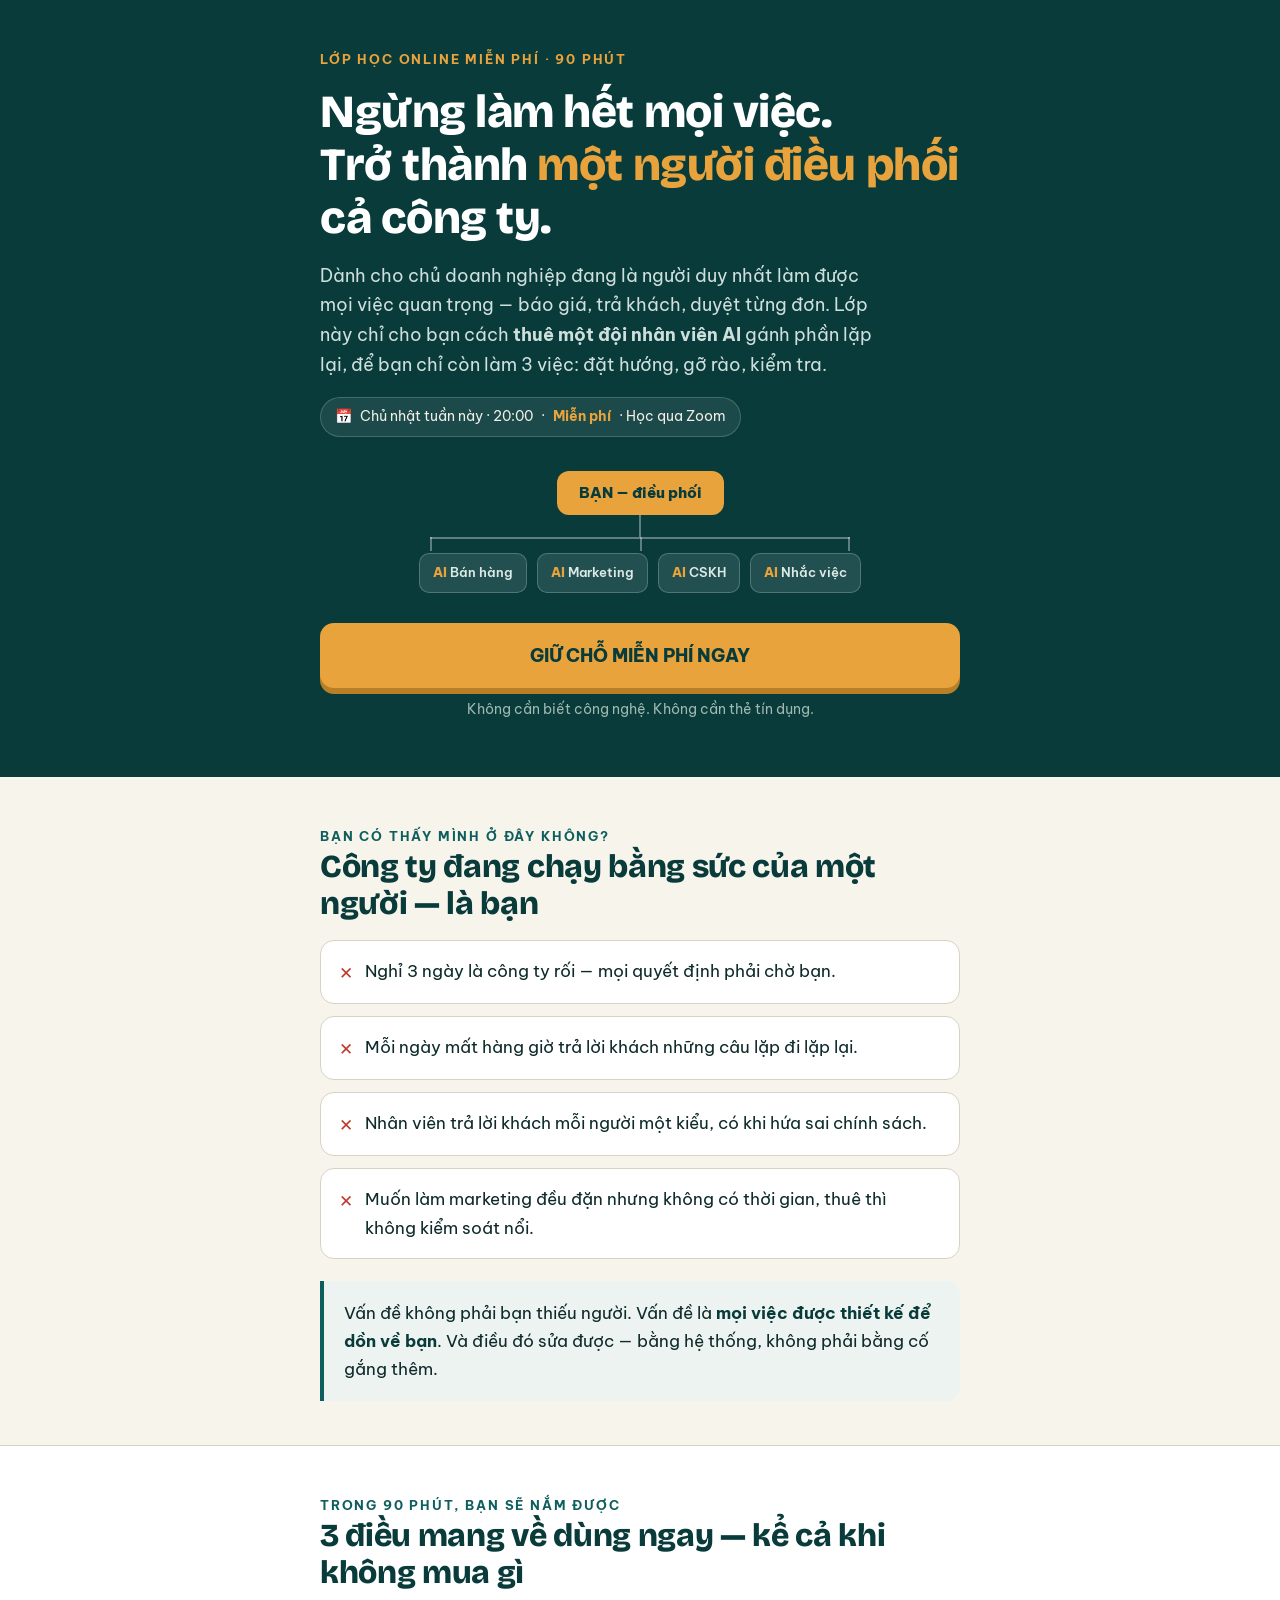
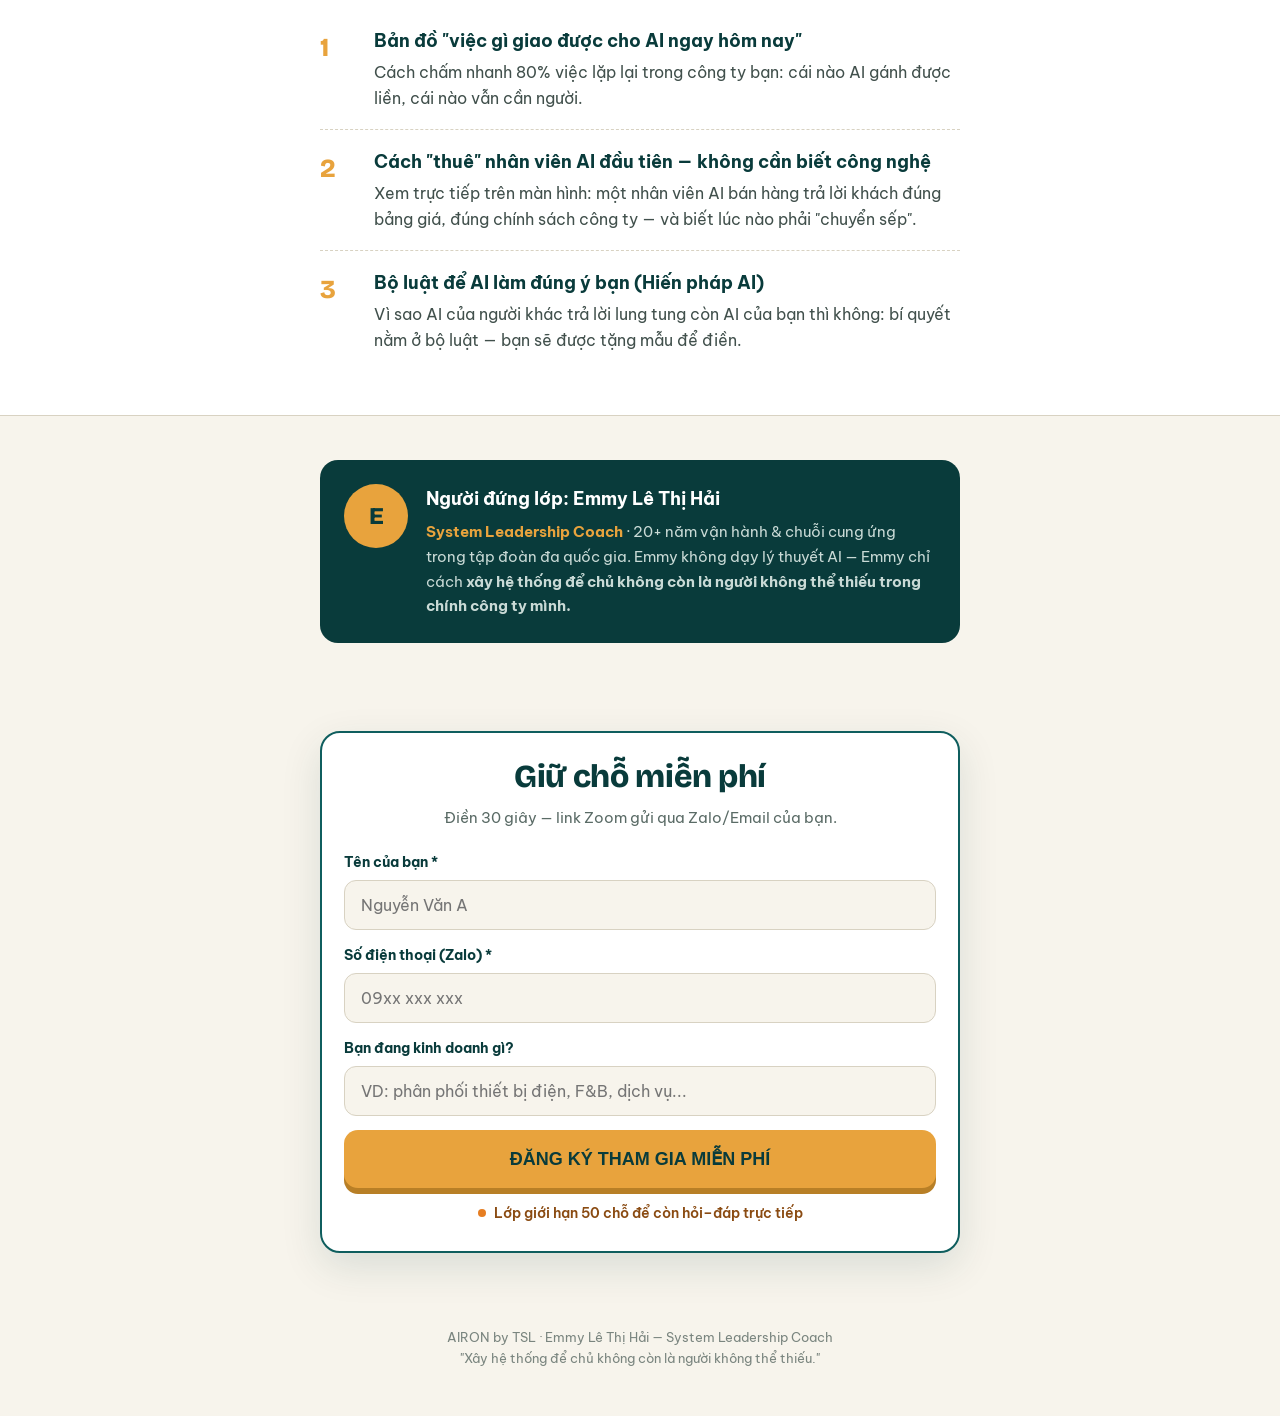
<file: airon-web/lop-hoc-A-mot-nguoi-dieu-phoi.html>
<!DOCTYPE html>
<html lang="vi">
<head>
<meta charset="UTF-8">
<meta name="viewport" content="width=device-width, initial-scale=1.0">
<title>Một Người Điều Phối Cả Công Ty — Lớp học miễn phí | AIRON by TSL</title>
<meta name="description" content="Lớp học online miễn phí: cách chủ doanh nghiệp SME thuê một đội nhân viên AI và trở thành người điều phối — không còn là người làm hết mọi việc.">
<meta property="og:title" content="Một Người Điều Phối Cả Công Ty — Lớp học miễn phí">
<meta property="og:description" content="90 phút · Online · Dành cho chủ doanh nghiệp đang phải tự làm mọi việc quan trọng.">
<link rel="preconnect" href="https://fonts.googleapis.com">
<link rel="preconnect" href="https://fonts.gstatic.com" crossorigin>
<link href="https://fonts.googleapis.com/css2?family=Be+Vietnam+Pro:ital,wght@0,400;0,500;0,700;0,800;1,400&family=Bricolage+Grotesque:opsz,wght@12..96,500;12..96,700;12..96,800&display=swap" rel="stylesheet">
<style>
/* ============ CẤU HÌNH NHANH: sửa 4 dòng trong <script> cuối file ============ */
:root{
  --ink:#0E2A2A;          /* chữ chính — xanh mực sâu */
  --teal:#0F5E5E;         /* thương hiệu AIRON */
  --teal-deep:#093B3B;    /* nền khối đậm */
  --gold:#E8A33D;         /* điểm nhấn hành động */
  --paper:#F7F4EC;        /* nền giấy ấm */
  --line:#D8D2C2;
}
*{margin:0;padding:0;box-sizing:border-box}
html{scroll-behavior:smooth}
body{font-family:'Be Vietnam Pro',system-ui,sans-serif;color:var(--ink);background:var(--paper);line-height:1.65;font-size:17px}
img{max-width:100%}
.wrap{max-width:680px;margin:0 auto;padding:0 20px}
.eyebrow{font-size:13px;font-weight:700;letter-spacing:.14em;text-transform:uppercase;color:var(--teal)}
h1,h2{font-family:'Bricolage Grotesque','Be Vietnam Pro',sans-serif;line-height:1.15;letter-spacing:-.01em}
.btn{display:block;width:100%;text-align:center;background:var(--gold);color:var(--teal-deep);font-weight:800;font-size:18px;padding:18px 24px;border:none;border-radius:14px;cursor:pointer;text-decoration:none;box-shadow:0 6px 0 #B87F26;transition:transform .08s ease,box-shadow .08s ease}
.btn:active{transform:translateY(4px);box-shadow:0 2px 0 #B87F26}
.btn.small{font-size:16px;padding:14px 20px}
.note{font-size:13.5px;color:#5A6B66;text-align:center;margin-top:10px}

/* HERO */
.hero{background:var(--teal-deep);color:#F2EFE6;padding:44px 0 56px;position:relative;overflow:hidden}
.hero .eyebrow{color:var(--gold)}
.hero h1{font-size:clamp(30px,7.6vw,46px);font-weight:800;margin:14px 0 16px;color:#fff}
.hero h1 em{font-style:normal;color:var(--gold)}
.hero p.lead{font-size:18px;color:#CFE0DC;max-width:560px}
.badge{display:inline-flex;gap:8px;align-items:center;background:rgba(255,255,255,.08);border:1px solid rgba(255,255,255,.18);border-radius:999px;padding:7px 14px;font-size:14px;margin-top:18px}
.badge b{color:var(--gold)}

/* SIGNATURE: sơ đồ 1 người điều phối */
.orgchart{margin:34px auto 8px;display:grid;justify-items:center;gap:0}
.node-you{background:var(--gold);color:var(--teal-deep);font-weight:800;padding:10px 22px;border-radius:12px;font-size:15px;position:relative;z-index:2}
.stem{width:2px;height:22px;background:rgba(255,255,255,.35)}
.rail{width:min(420px,86%);height:2px;background:rgba(255,255,255,.35);position:relative}
.rail::before,.rail::after{content:"";position:absolute;top:0;width:2px;height:14px;background:rgba(255,255,255,.35)}
.rail::before{left:0}.rail::after{right:0}
.rail .mid{position:absolute;left:50%;top:0;width:2px;height:14px;background:rgba(255,255,255,.35)}
.ai-row{display:flex;gap:10px;margin-top:14px;flex-wrap:wrap;justify-content:center}
.node-ai{background:rgba(255,255,255,.10);border:1px solid rgba(255,255,255,.22);color:#DCEAE7;font-size:13px;font-weight:600;padding:8px 13px;border-radius:10px}
.node-ai span{color:var(--gold);font-weight:800}

/* SECTIONS */
section{padding:44px 0}
h2{font-size:clamp(24px,5.6vw,32px);font-weight:800;color:var(--teal-deep);margin-bottom:18px}
.pain-list{list-style:none;display:grid;gap:12px;margin-top:6px}
.pain-list li{background:#fff;border:1px solid var(--line);border-radius:14px;padding:16px 18px;display:flex;gap:12px;align-items:flex-start}
.pain-list li::before{content:"✕";color:#C0392B;font-weight:800;margin-top:2px}
.pivot{margin-top:22px;padding:18px 20px;border-left:4px solid var(--teal);background:#EDF3F1;border-radius:0 14px 14px 0;font-size:17px}
.pivot b{color:var(--teal-deep)}

.learn{background:#fff;border-top:1px solid var(--line);border-bottom:1px solid var(--line)}
.learn-item{display:flex;gap:16px;padding:18px 0;border-bottom:1px dashed var(--line)}
.learn-item:last-child{border-bottom:none}
.learn-item .no{font-family:'Bricolage Grotesque',sans-serif;font-weight:800;font-size:26px;color:var(--gold);min-width:38px}
.learn-item h3{font-size:17.5px;font-weight:700;color:var(--teal-deep);margin-bottom:4px}
.learn-item p{font-size:15.5px;color:#41504C}

.emmy{display:flex;gap:18px;align-items:flex-start;background:var(--teal-deep);color:#E8EFEC;border-radius:18px;padding:24px}
.emmy .avatar{min-width:64px;height:64px;border-radius:50%;background:var(--gold);display:grid;place-items:center;font-family:'Bricolage Grotesque',sans-serif;font-weight:800;font-size:24px;color:var(--teal-deep)}
.emmy h3{color:#fff;font-size:18px;margin-bottom:6px}
.emmy p{font-size:15px;color:#C9DAD6}
.emmy .tag{color:var(--gold);font-weight:700}

/* FORM */
.formbox{background:#fff;border:2px solid var(--teal);border-radius:20px;padding:26px 22px;box-shadow:0 14px 40px rgba(9,59,59,.12)}
.formbox h2{text-align:center}
.formbox .sub{text-align:center;font-size:15px;color:#5A6B66;margin:-8px 0 20px}
.field{margin-bottom:14px}
.field label{display:block;font-size:14px;font-weight:700;margin-bottom:6px;color:var(--teal-deep)}
.field input{width:100%;padding:14px 16px;border:1.5px solid var(--line);border-radius:12px;font-size:16px;font-family:inherit;background:var(--paper)}
.field input:focus{outline:3px solid rgba(15,94,94,.25);border-color:var(--teal)}
.spots{display:flex;justify-content:center;gap:8px;align-items:center;font-size:14px;margin-top:14px;color:#8A4B12;font-weight:600}
.spots .dot{width:8px;height:8px;border-radius:50%;background:#E67E22;animation:pulse 1.4s infinite}
@keyframes pulse{0%,100%{opacity:1}50%{opacity:.35}}
.done{display:none;text-align:center;padding:10px 0}
.done .tick{font-size:44px}
.done h3{font-size:20px;color:var(--teal-deep);margin:8px 0}
.done p{font-size:15px;color:#41504C;margin-bottom:16px}
.zalo-btn{display:inline-block;background:#0068FF;color:#fff;font-weight:700;padding:13px 26px;border-radius:12px;text-decoration:none}

footer{padding:30px 0 46px;text-align:center;font-size:13px;color:#7A857F}
@media (prefers-reduced-motion:reduce){.spots .dot{animation:none}}
</style>
</head>
<body>

<header class="hero">
  <div class="wrap">
    <span class="eyebrow">Lớp học online miễn phí · 90 phút</span>
    <h1>Ngừng làm hết mọi việc.<br>Trở thành <em>một người điều phối</em> cả công ty.</h1>
    <p class="lead">Dành cho chủ doanh nghiệp đang là người duy nhất làm được mọi việc quan trọng — báo giá, trả khách, duyệt từng đơn. Lớp này chỉ cho bạn cách <b>thuê một đội nhân viên AI</b> gánh phần lặp lại, để bạn chỉ còn làm 3 việc: đặt hướng, gỡ rào, kiểm tra.</p>
    <div class="badge">📅 <span id="ws-time-1">Chủ nhật tuần này · 20:00</span> · <b>Miễn phí</b> · Học qua Zoom</div>

    <div class="orgchart" aria-hidden="true">
      <div class="node-you">BẠN — điều phối</div>
      <div class="stem"></div>
      <div class="rail"><div class="mid"></div></div>
      <div class="ai-row">
        <div class="node-ai"><span>AI</span> Bán hàng</div>
        <div class="node-ai"><span>AI</span> Marketing</div>
        <div class="node-ai"><span>AI</span> CSKH</div>
        <div class="node-ai"><span>AI</span> Nhắc việc</div>
      </div>
    </div>

    <div style="margin-top:30px">
      <a href="#dang-ky" class="btn">GIỮ CHỖ MIỄN PHÍ NGAY</a>
      <p class="note" style="color:#9FB8B2">Không cần biết công nghệ. Không cần thẻ tín dụng.</p>
    </div>
  </div>
</header>

<section>
  <div class="wrap">
    <span class="eyebrow">Bạn có thấy mình ở đây không?</span>
    <h2>Công ty đang chạy bằng sức của một người — là bạn</h2>
    <ul class="pain-list">
      <li>Nghỉ 3 ngày là công ty rối — mọi quyết định phải chờ bạn.</li>
      <li>Mỗi ngày mất hàng giờ trả lời khách những câu lặp đi lặp lại.</li>
      <li>Nhân viên trả lời khách mỗi người một kiểu, có khi hứa sai chính sách.</li>
      <li>Muốn làm marketing đều đặn nhưng không có thời gian, thuê thì không kiểm soát nổi.</li>
    </ul>
    <div class="pivot">Vấn đề không phải bạn thiếu người. Vấn đề là <b>mọi việc được thiết kế để dồn về bạn</b>. Và điều đó sửa được — bằng hệ thống, không phải bằng cố gắng thêm.</div>
  </div>
</section>

<section class="learn">
  <div class="wrap">
    <span class="eyebrow">Trong 90 phút, bạn sẽ nắm được</span>
    <h2>3 điều mang về dùng ngay — kể cả khi không mua gì</h2>
    <div class="learn-item">
      <div class="no">1</div>
      <div><h3>Bản đồ "việc gì giao được cho AI ngay hôm nay"</h3>
      <p>Cách chấm nhanh 80% việc lặp lại trong công ty bạn: cái nào AI gánh được liền, cái nào vẫn cần người.</p></div>
    </div>
    <div class="learn-item">
      <div class="no">2</div>
      <div><h3>Cách "thuê" nhân viên AI đầu tiên — không cần biết công nghệ</h3>
      <p>Xem trực tiếp trên màn hình: một nhân viên AI bán hàng trả lời khách đúng bảng giá, đúng chính sách công ty — và biết lúc nào phải "chuyển sếp".</p></div>
    </div>
    <div class="learn-item">
      <div class="no">3</div>
      <div><h3>Bộ luật để AI làm đúng ý bạn (Hiến pháp AI)</h3>
      <p>Vì sao AI của người khác trả lời lung tung còn AI của bạn thì không: bí quyết nằm ở bộ luật — bạn sẽ được tặng mẫu để điền.</p></div>
    </div>
  </div>
</section>

<section>
  <div class="wrap">
    <div class="emmy">
      <div class="avatar">E</div>
      <div>
        <h3>Người đứng lớp: Emmy Lê Thị Hải</h3>
        <p><span class="tag">System Leadership Coach</span> · 20+ năm vận hành & chuỗi cung ứng trong tập đoàn đa quốc gia. Emmy không dạy lý thuyết AI — Emmy chỉ cách <b>xây hệ thống để chủ không còn là người không thể thiếu trong chính công ty mình.</b></p>
      </div>
    </div>
  </div>
</section>

<section id="dang-ky">
  <div class="wrap">
    <div class="formbox">
      <div id="form-side">
        <h2>Giữ chỗ miễn phí</h2>
        <p class="sub">Điền 30 giây — link Zoom gửi qua Zalo/Email của bạn.</p>
        <form id="lead-form">
          <div class="field">
            <label for="f-name">Tên của bạn *</label>
            <input id="f-name" name="Ten" type="text" required placeholder="Nguyễn Văn A">
          </div>
          <div class="field">
            <label for="f-phone">Số điện thoại (Zalo) *</label>
            <input id="f-phone" name="SDT_Zalo" type="tel" required pattern="[0-9+ ]{8,15}" placeholder="09xx xxx xxx">
          </div>
          <div class="field">
            <label for="f-biz">Bạn đang kinh doanh gì?</label>
            <input id="f-biz" name="Nganh" type="text" placeholder="VD: phân phối thiết bị điện, F&B, dịch vụ...">
          </div>
          <button class="btn" type="submit" id="submit-btn">ĐĂNG KÝ THAM GIA MIỄN PHÍ</button>
          <div class="spots"><span class="dot"></span> Lớp giới hạn 50 chỗ để còn hỏi–đáp trực tiếp</div>
        </form>
      </div>
      <div class="done" id="done-side">
        <div class="tick">✅</div>
        <h3>Giữ chỗ thành công!</h3>
        <p>Emmy sẽ gửi link Zoom qua Zalo/SĐT bạn vừa đăng ký trước giờ học.<br>Bấm nút dưới để nhận link ngay & đặt câu hỏi trước cho Emmy:</p>
        <a href="#" id="zalo-link" class="zalo-btn">💬 Nhắn Zalo Emmy ngay</a>
      </div>
    </div>
  </div>
</section>

<footer>
  <div class="wrap">AIRON by TSL · Emmy Lê Thị Hải — System Leadership Coach<br>"Xây hệ thống để chủ không còn là người không thể thiếu."</div>
</footer>

<script>
/* ================== CẤU HÌNH — MÁ CHỈ SỬA 3 DÒNG NÀY ================== */
var EMMY_EMAIL = "lthihai@gmail.com";           // email nhận đăng ký
var EMMY_ZALO  = "";                             // số Zalo, VD "0901234567" — để trống thì nút Zalo ẩn
var WORKSHOP_TIME = "Chủ nhật tuần này · 20:00"; // giờ lớp học, hiện trên trang
/* ======================================================================= */

document.getElementById('ws-time-1').textContent = WORKSHOP_TIME;
var zaloBtn = document.getElementById('zalo-link');
if (EMMY_ZALO) { zaloBtn.href = "https://zalo.me/" + EMMY_ZALO; } else { zaloBtn.style.display = "none"; }

document.getElementById('lead-form').addEventListener('submit', function(e){
  e.preventDefault();
  var btn = document.getElementById('submit-btn');
  btn.disabled = true; btn.textContent = "Đang giữ chỗ...";
  var data = new FormData(e.target);
  data.append("_subject", "🔥 LEAD LỚP HỌC: " + data.get("Ten") + " - " + data.get("SDT_Zalo"));
  data.append("Nguon", "Landing A - Mot Nguoi Dieu Phoi" + location.search);
  data.append("_captcha", "false");
  data.append("_template", "table");
  fetch("https://formsubmit.co/ajax/" + EMMY_EMAIL, { method:"POST", body:data })
    .finally(function(){
      document.getElementById('form-side').style.display = "none";
      document.getElementById('done-side').style.display = "block";
      document.getElementById('dang-ky').scrollIntoView({behavior:'smooth'});
    });
});
</script>
</body>
</html>
</file>
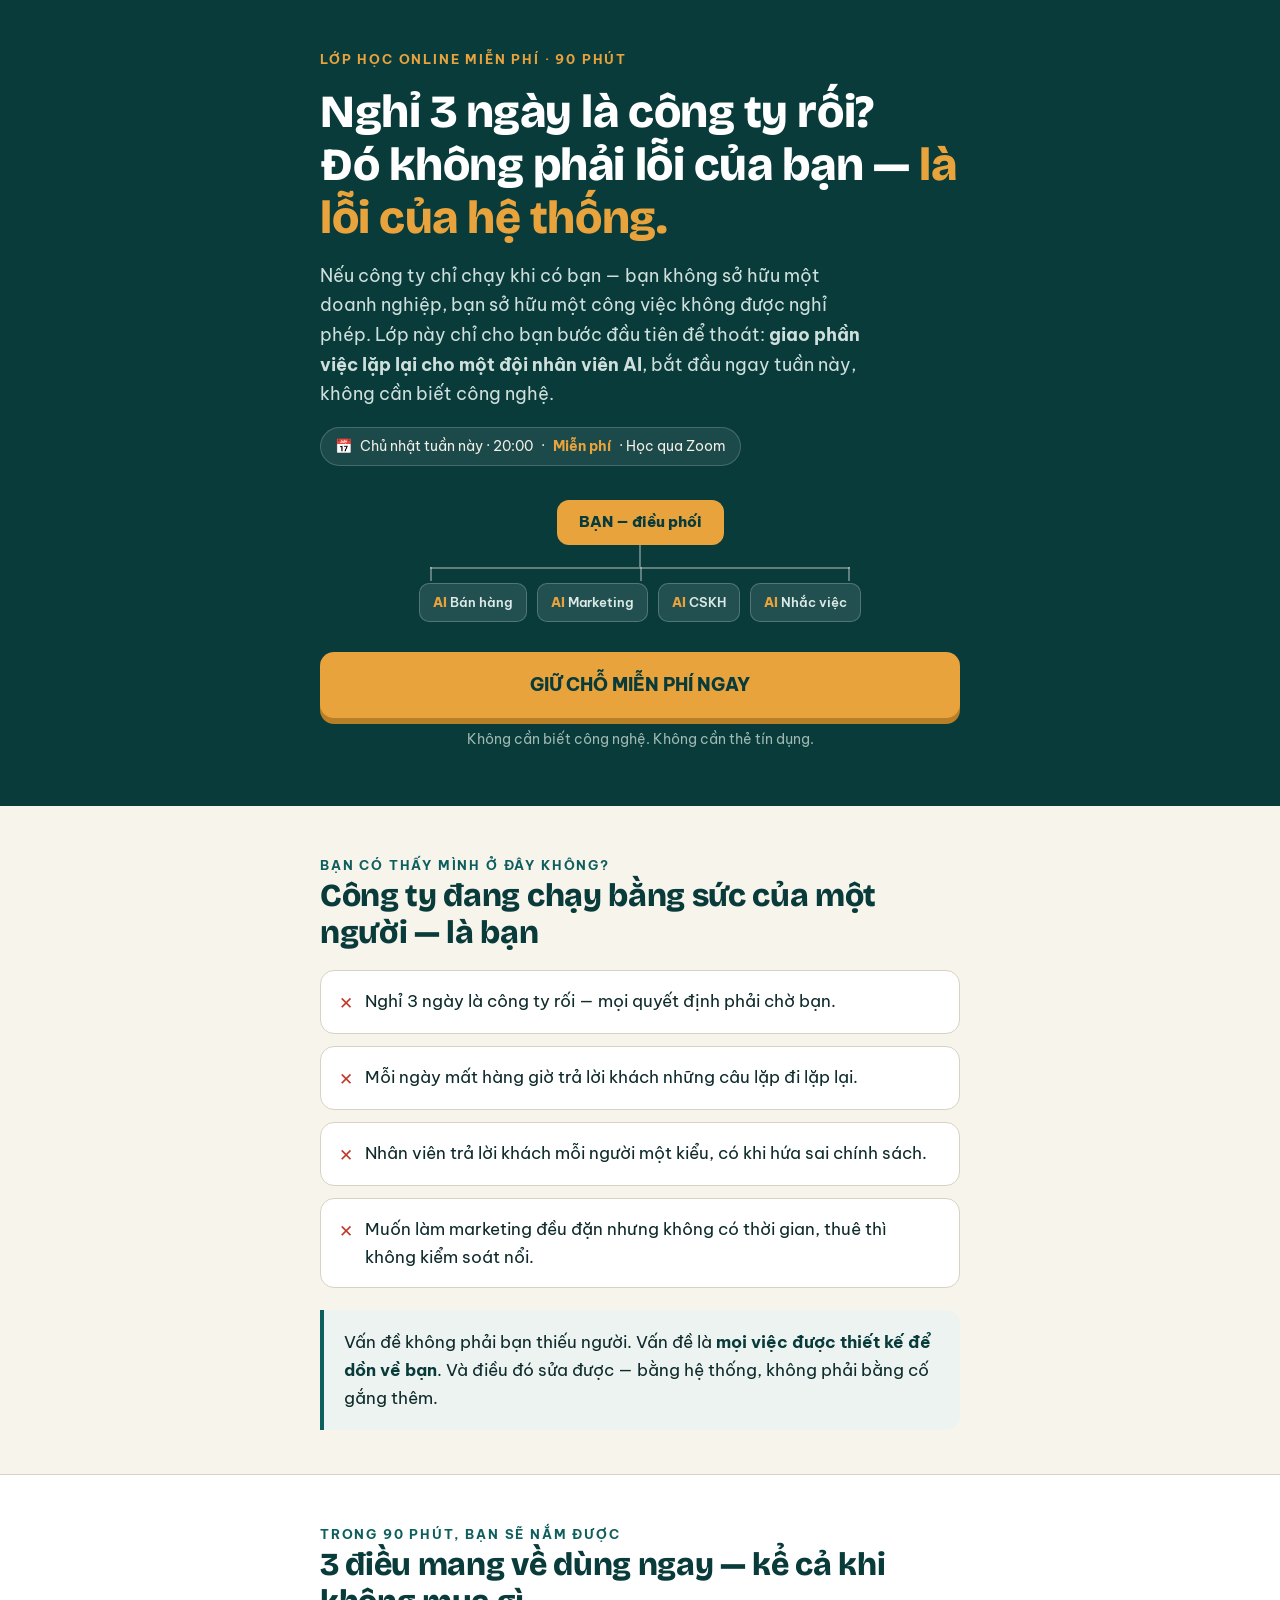
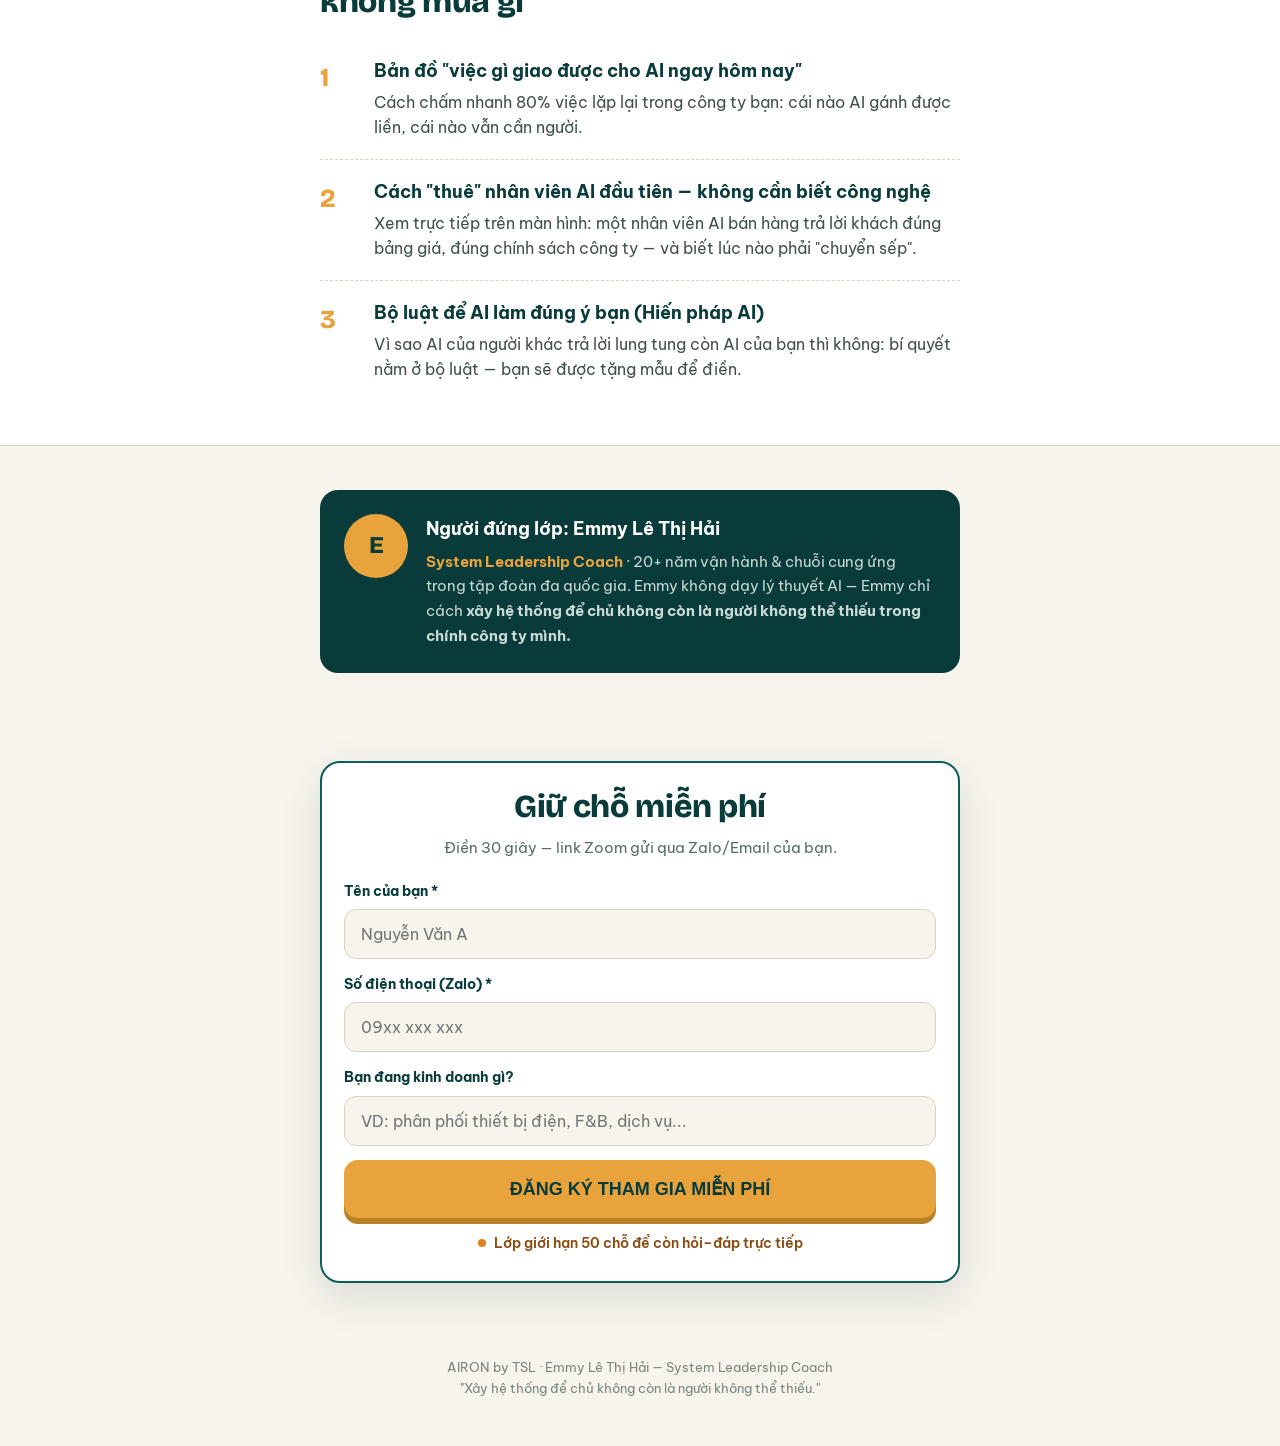
<file: airon-web/lop-hoc-B-founder-kiet-suc.html>
<!DOCTYPE html>
<html lang="vi">
<head>
<meta charset="UTF-8">
<meta name="viewport" content="width=device-width, initial-scale=1.0">
<title> Thoát Kiệt Sức Vận Hành — Lớp học miễn phí | AIRON by TSL</title>
<meta name="description" content="Lớp học online miễn phí: cách chủ doanh nghiệp SME thuê một đội nhân viên AI và trở thành người điều phối — không còn là người làm hết mọi việc.">
<meta property="og:title" content="Thoát Kiệt Sức Vận Hành — Lớp học miễn phí cho chủ doanh nghiệp">
<meta property="og:description" content="90 phút · Online · Dành cho chủ doanh nghiệp đang phải tự làm mọi việc quan trọng.">
<link rel="preconnect" href="https://fonts.googleapis.com">
<link rel="preconnect" href="https://fonts.gstatic.com" crossorigin>
<link href="https://fonts.googleapis.com/css2?family=Be+Vietnam+Pro:ital,wght@0,400;0,500;0,700;0,800;1,400&family=Bricolage+Grotesque:opsz,wght@12..96,500;12..96,700;12..96,800&display=swap" rel="stylesheet">
<style>
/* ============ CẤU HÌNH NHANH: sửa 4 dòng trong <script> cuối file ============ */
:root{
  --ink:#0E2A2A;          /* chữ chính — xanh mực sâu */
  --teal:#0F5E5E;         /* thương hiệu AIRON */
  --teal-deep:#093B3B;    /* nền khối đậm */
  --gold:#E8A33D;         /* điểm nhấn hành động */
  --paper:#F7F4EC;        /* nền giấy ấm */
  --line:#D8D2C2;
}
*{margin:0;padding:0;box-sizing:border-box}
html{scroll-behavior:smooth}
body{font-family:'Be Vietnam Pro',system-ui,sans-serif;color:var(--ink);background:var(--paper);line-height:1.65;font-size:17px}
img{max-width:100%}
.wrap{max-width:680px;margin:0 auto;padding:0 20px}
.eyebrow{font-size:13px;font-weight:700;letter-spacing:.14em;text-transform:uppercase;color:var(--teal)}
h1,h2{font-family:'Bricolage Grotesque','Be Vietnam Pro',sans-serif;line-height:1.15;letter-spacing:-.01em}
.btn{display:block;width:100%;text-align:center;background:var(--gold);color:var(--teal-deep);font-weight:800;font-size:18px;padding:18px 24px;border:none;border-radius:14px;cursor:pointer;text-decoration:none;box-shadow:0 6px 0 #B87F26;transition:transform .08s ease,box-shadow .08s ease}
.btn:active{transform:translateY(4px);box-shadow:0 2px 0 #B87F26}
.btn.small{font-size:16px;padding:14px 20px}
.note{font-size:13.5px;color:#5A6B66;text-align:center;margin-top:10px}

/* HERO */
.hero{background:var(--teal-deep);color:#F2EFE6;padding:44px 0 56px;position:relative;overflow:hidden}
.hero .eyebrow{color:var(--gold)}
.hero h1{font-size:clamp(30px,7.6vw,46px);font-weight:800;margin:14px 0 16px;color:#fff}
.hero h1 em{font-style:normal;color:var(--gold)}
.hero p.lead{font-size:18px;color:#CFE0DC;max-width:560px}
.badge{display:inline-flex;gap:8px;align-items:center;background:rgba(255,255,255,.08);border:1px solid rgba(255,255,255,.18);border-radius:999px;padding:7px 14px;font-size:14px;margin-top:18px}
.badge b{color:var(--gold)}

/* SIGNATURE: sơ đồ 1 người điều phối */
.orgchart{margin:34px auto 8px;display:grid;justify-items:center;gap:0}
.node-you{background:var(--gold);color:var(--teal-deep);font-weight:800;padding:10px 22px;border-radius:12px;font-size:15px;position:relative;z-index:2}
.stem{width:2px;height:22px;background:rgba(255,255,255,.35)}
.rail{width:min(420px,86%);height:2px;background:rgba(255,255,255,.35);position:relative}
.rail::before,.rail::after{content:"";position:absolute;top:0;width:2px;height:14px;background:rgba(255,255,255,.35)}
.rail::before{left:0}.rail::after{right:0}
.rail .mid{position:absolute;left:50%;top:0;width:2px;height:14px;background:rgba(255,255,255,.35)}
.ai-row{display:flex;gap:10px;margin-top:14px;flex-wrap:wrap;justify-content:center}
.node-ai{background:rgba(255,255,255,.10);border:1px solid rgba(255,255,255,.22);color:#DCEAE7;font-size:13px;font-weight:600;padding:8px 13px;border-radius:10px}
.node-ai span{color:var(--gold);font-weight:800}

/* SECTIONS */
section{padding:44px 0}
h2{font-size:clamp(24px,5.6vw,32px);font-weight:800;color:var(--teal-deep);margin-bottom:18px}
.pain-list{list-style:none;display:grid;gap:12px;margin-top:6px}
.pain-list li{background:#fff;border:1px solid var(--line);border-radius:14px;padding:16px 18px;display:flex;gap:12px;align-items:flex-start}
.pain-list li::before{content:"✕";color:#C0392B;font-weight:800;margin-top:2px}
.pivot{margin-top:22px;padding:18px 20px;border-left:4px solid var(--teal);background:#EDF3F1;border-radius:0 14px 14px 0;font-size:17px}
.pivot b{color:var(--teal-deep)}

.learn{background:#fff;border-top:1px solid var(--line);border-bottom:1px solid var(--line)}
.learn-item{display:flex;gap:16px;padding:18px 0;border-bottom:1px dashed var(--line)}
.learn-item:last-child{border-bottom:none}
.learn-item .no{font-family:'Bricolage Grotesque',sans-serif;font-weight:800;font-size:26px;color:var(--gold);min-width:38px}
.learn-item h3{font-size:17.5px;font-weight:700;color:var(--teal-deep);margin-bottom:4px}
.learn-item p{font-size:15.5px;color:#41504C}

.emmy{display:flex;gap:18px;align-items:flex-start;background:var(--teal-deep);color:#E8EFEC;border-radius:18px;padding:24px}
.emmy .avatar{min-width:64px;height:64px;border-radius:50%;background:var(--gold);display:grid;place-items:center;font-family:'Bricolage Grotesque',sans-serif;font-weight:800;font-size:24px;color:var(--teal-deep)}
.emmy h3{color:#fff;font-size:18px;margin-bottom:6px}
.emmy p{font-size:15px;color:#C9DAD6}
.emmy .tag{color:var(--gold);font-weight:700}

/* FORM */
.formbox{background:#fff;border:2px solid var(--teal);border-radius:20px;padding:26px 22px;box-shadow:0 14px 40px rgba(9,59,59,.12)}
.formbox h2{text-align:center}
.formbox .sub{text-align:center;font-size:15px;color:#5A6B66;margin:-8px 0 20px}
.field{margin-bottom:14px}
.field label{display:block;font-size:14px;font-weight:700;margin-bottom:6px;color:var(--teal-deep)}
.field input{width:100%;padding:14px 16px;border:1.5px solid var(--line);border-radius:12px;font-size:16px;font-family:inherit;background:var(--paper)}
.field input:focus{outline:3px solid rgba(15,94,94,.25);border-color:var(--teal)}
.spots{display:flex;justify-content:center;gap:8px;align-items:center;font-size:14px;margin-top:14px;color:#8A4B12;font-weight:600}
.spots .dot{width:8px;height:8px;border-radius:50%;background:#E67E22;animation:pulse 1.4s infinite}
@keyframes pulse{0%,100%{opacity:1}50%{opacity:.35}}
.done{display:none;text-align:center;padding:10px 0}
.done .tick{font-size:44px}
.done h3{font-size:20px;color:var(--teal-deep);margin:8px 0}
.done p{font-size:15px;color:#41504C;margin-bottom:16px}
.zalo-btn{display:inline-block;background:#0068FF;color:#fff;font-weight:700;padding:13px 26px;border-radius:12px;text-decoration:none}

footer{padding:30px 0 46px;text-align:center;font-size:13px;color:#7A857F}
@media (prefers-reduced-motion:reduce){.spots .dot{animation:none}}
</style>
</head>
<body>

<header class="hero">
  <div class="wrap">
    <span class="eyebrow">Lớp học online miễn phí · 90 phút</span>
    <h1>Nghỉ 3 ngày là công ty rối?<br>Đó không phải lỗi của bạn — <em>là lỗi của hệ thống.</em></h1>
    <p class="lead">Nếu công ty chỉ chạy khi có bạn — bạn không sở hữu một doanh nghiệp, bạn sở hữu một công việc không được nghỉ phép. Lớp này chỉ cho bạn bước đầu tiên để thoát: <b>giao phần việc lặp lại cho một đội nhân viên AI</b>, bắt đầu ngay tuần này, không cần biết công nghệ.</p>
    <div class="badge">📅 <span id="ws-time-1">Chủ nhật tuần này · 20:00</span> · <b>Miễn phí</b> · Học qua Zoom</div>

    <div class="orgchart" aria-hidden="true">
      <div class="node-you">BẠN — điều phối</div>
      <div class="stem"></div>
      <div class="rail"><div class="mid"></div></div>
      <div class="ai-row">
        <div class="node-ai"><span>AI</span> Bán hàng</div>
        <div class="node-ai"><span>AI</span> Marketing</div>
        <div class="node-ai"><span>AI</span> CSKH</div>
        <div class="node-ai"><span>AI</span> Nhắc việc</div>
      </div>
    </div>

    <div style="margin-top:30px">
      <a href="#dang-ky" class="btn">GIỮ CHỖ MIỄN PHÍ NGAY</a>
      <p class="note" style="color:#9FB8B2">Không cần biết công nghệ. Không cần thẻ tín dụng.</p>
    </div>
  </div>
</header>

<section>
  <div class="wrap">
    <span class="eyebrow">Bạn có thấy mình ở đây không?</span>
    <h2>Công ty đang chạy bằng sức của một người — là bạn</h2>
    <ul class="pain-list">
      <li>Nghỉ 3 ngày là công ty rối — mọi quyết định phải chờ bạn.</li>
      <li>Mỗi ngày mất hàng giờ trả lời khách những câu lặp đi lặp lại.</li>
      <li>Nhân viên trả lời khách mỗi người một kiểu, có khi hứa sai chính sách.</li>
      <li>Muốn làm marketing đều đặn nhưng không có thời gian, thuê thì không kiểm soát nổi.</li>
    </ul>
    <div class="pivot">Vấn đề không phải bạn thiếu người. Vấn đề là <b>mọi việc được thiết kế để dồn về bạn</b>. Và điều đó sửa được — bằng hệ thống, không phải bằng cố gắng thêm.</div>
  </div>
</section>

<section class="learn">
  <div class="wrap">
    <span class="eyebrow">Trong 90 phút, bạn sẽ nắm được</span>
    <h2>3 điều mang về dùng ngay — kể cả khi không mua gì</h2>
    <div class="learn-item">
      <div class="no">1</div>
      <div><h3>Bản đồ "việc gì giao được cho AI ngay hôm nay"</h3>
      <p>Cách chấm nhanh 80% việc lặp lại trong công ty bạn: cái nào AI gánh được liền, cái nào vẫn cần người.</p></div>
    </div>
    <div class="learn-item">
      <div class="no">2</div>
      <div><h3>Cách "thuê" nhân viên AI đầu tiên — không cần biết công nghệ</h3>
      <p>Xem trực tiếp trên màn hình: một nhân viên AI bán hàng trả lời khách đúng bảng giá, đúng chính sách công ty — và biết lúc nào phải "chuyển sếp".</p></div>
    </div>
    <div class="learn-item">
      <div class="no">3</div>
      <div><h3>Bộ luật để AI làm đúng ý bạn (Hiến pháp AI)</h3>
      <p>Vì sao AI của người khác trả lời lung tung còn AI của bạn thì không: bí quyết nằm ở bộ luật — bạn sẽ được tặng mẫu để điền.</p></div>
    </div>
  </div>
</section>

<section>
  <div class="wrap">
    <div class="emmy">
      <div class="avatar">E</div>
      <div>
        <h3>Người đứng lớp: Emmy Lê Thị Hải</h3>
        <p><span class="tag">System Leadership Coach</span> · 20+ năm vận hành & chuỗi cung ứng trong tập đoàn đa quốc gia. Emmy không dạy lý thuyết AI — Emmy chỉ cách <b>xây hệ thống để chủ không còn là người không thể thiếu trong chính công ty mình.</b></p>
      </div>
    </div>
  </div>
</section>

<section id="dang-ky">
  <div class="wrap">
    <div class="formbox">
      <div id="form-side">
        <h2>Giữ chỗ miễn phí</h2>
        <p class="sub">Điền 30 giây — link Zoom gửi qua Zalo/Email của bạn.</p>
        <form id="lead-form">
          <div class="field">
            <label for="f-name">Tên của bạn *</label>
            <input id="f-name" name="Ten" type="text" required placeholder="Nguyễn Văn A">
          </div>
          <div class="field">
            <label for="f-phone">Số điện thoại (Zalo) *</label>
            <input id="f-phone" name="SDT_Zalo" type="tel" required pattern="[0-9+ ]{8,15}" placeholder="09xx xxx xxx">
          </div>
          <div class="field">
            <label for="f-biz">Bạn đang kinh doanh gì?</label>
            <input id="f-biz" name="Nganh" type="text" placeholder="VD: phân phối thiết bị điện, F&B, dịch vụ...">
          </div>
          <button class="btn" type="submit" id="submit-btn">ĐĂNG KÝ THAM GIA MIỄN PHÍ</button>
          <div class="spots"><span class="dot"></span> Lớp giới hạn 50 chỗ để còn hỏi–đáp trực tiếp</div>
        </form>
      </div>
      <div class="done" id="done-side">
        <div class="tick">✅</div>
        <h3>Giữ chỗ thành công!</h3>
        <p>Emmy sẽ gửi link Zoom qua Zalo/SĐT bạn vừa đăng ký trước giờ học.<br>Bấm nút dưới để nhận link ngay & đặt câu hỏi trước cho Emmy:</p>
        <a href="#" id="zalo-link" class="zalo-btn">💬 Nhắn Zalo Emmy ngay</a>
      </div>
    </div>
  </div>
</section>

<footer>
  <div class="wrap">AIRON by TSL · Emmy Lê Thị Hải — System Leadership Coach<br>"Xây hệ thống để chủ không còn là người không thể thiếu."</div>
</footer>

<script>
/* ================== CẤU HÌNH — MÁ CHỈ SỬA 3 DÒNG NÀY ================== */
var EMMY_EMAIL = "lthihai@gmail.com";           // email nhận đăng ký
var EMMY_ZALO  = "";                             // số Zalo, VD "0901234567" — để trống thì nút Zalo ẩn
var WORKSHOP_TIME = "Chủ nhật tuần này · 20:00"; // giờ lớp học, hiện trên trang
/* ======================================================================= */

document.getElementById('ws-time-1').textContent = WORKSHOP_TIME;
var zaloBtn = document.getElementById('zalo-link');
if (EMMY_ZALO) { zaloBtn.href = "https://zalo.me/" + EMMY_ZALO; } else { zaloBtn.style.display = "none"; }

document.getElementById('lead-form').addEventListener('submit', function(e){
  e.preventDefault();
  var btn = document.getElementById('submit-btn');
  btn.disabled = true; btn.textContent = "Đang giữ chỗ...";
  var data = new FormData(e.target);
  data.append("_subject", "🔥 LEAD LỚP HỌC: " + data.get("Ten") + " - " + data.get("SDT_Zalo"));
  data.append("Nguon", "Landing B - Founder Kiet Suc" + location.search);
  data.append("_captcha", "false");
  data.append("_template", "table");
  fetch("https://formsubmit.co/ajax/" + EMMY_EMAIL, { method:"POST", body:data })
    .finally(function(){
      document.getElementById('form-side').style.display = "none";
      document.getElementById('done-side').style.display = "block";
      document.getElementById('dang-ky').scrollIntoView({behavior:'smooth'});
    });
});
</script>
</body>
</html>
</file>
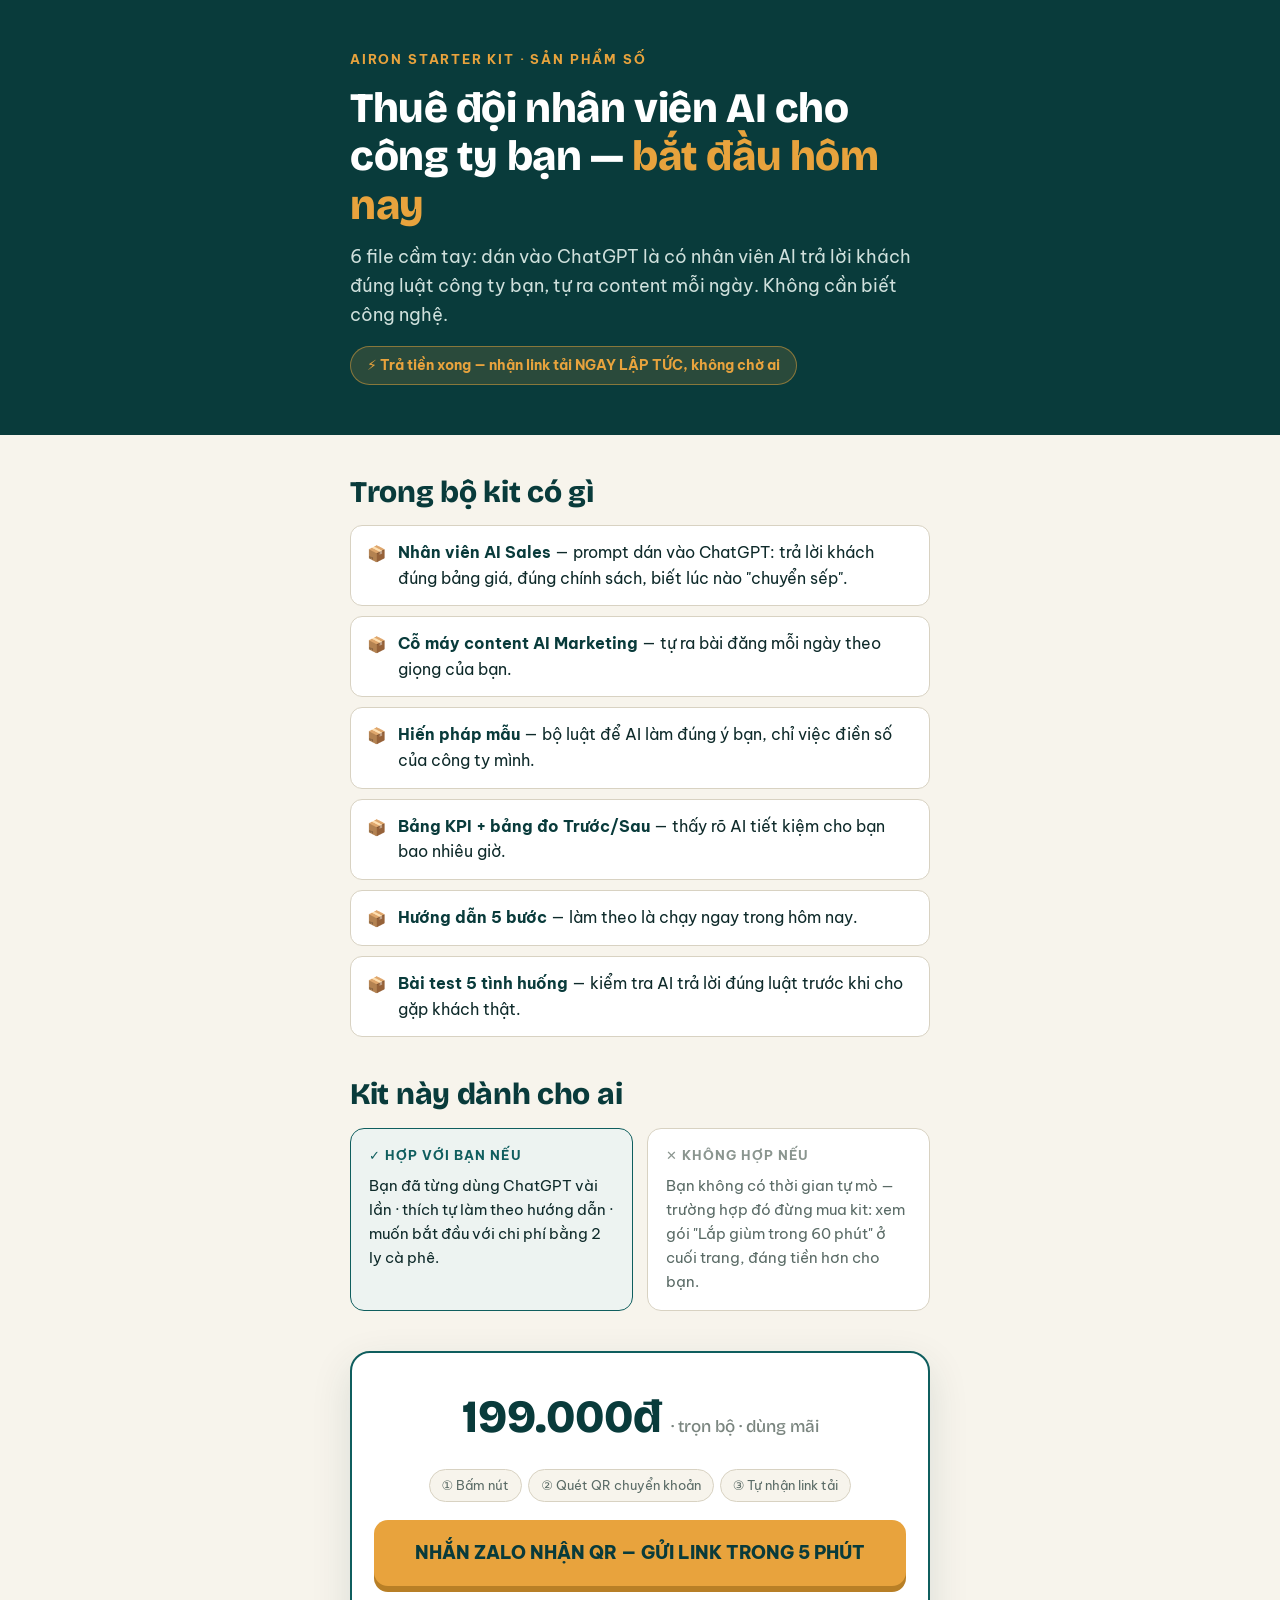
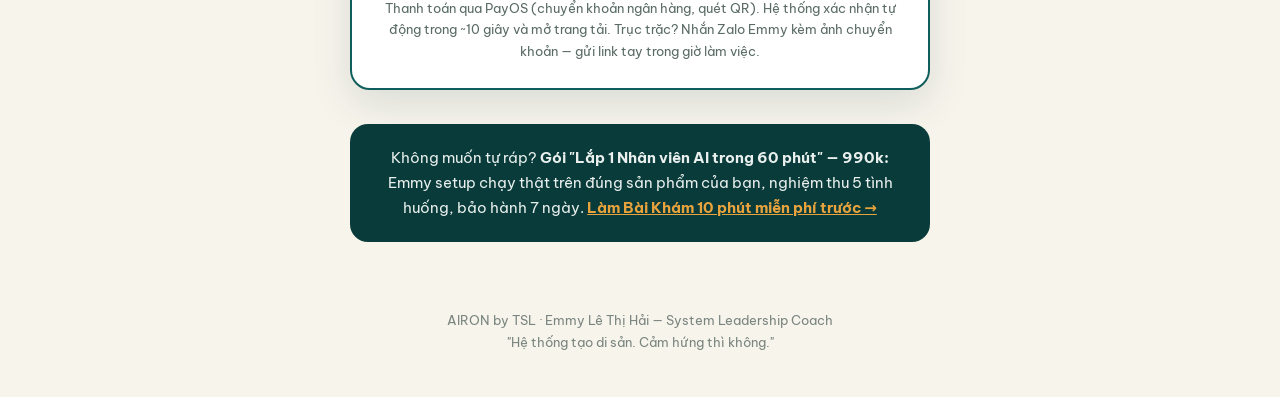
<file: airon-web/mua-kit-199k.html>
<!DOCTYPE html>
<html lang="vi">
<head>
<meta charset="UTF-8">
<meta name="viewport" content="width=device-width, initial-scale=1.0">
<title>AIRON Starter Kit — Thuê đội nhân viên AI, bắt đầu hôm nay | 199k</title>
<meta name="description" content="Bộ khởi động 6 file: nhân viên AI Sales, AI Marketing, Hiến pháp mẫu, bảng đo, hướng dẫn 5 bước. Trả 199k — nhận link tải ngay lập tức, không chờ ai.">
<meta property="og:title" content="AIRON Starter Kit — 199k · Trả tiền xong tải ngay">
<meta property="og:description" content="Thuê đội nhân viên AI cho công ty bạn. Bắt đầu trong 1 ngày, không cần biết công nghệ.">
<link rel="preconnect" href="https://fonts.googleapis.com">
<link rel="preconnect" href="https://fonts.gstatic.com" crossorigin>
<link href="https://fonts.googleapis.com/css2?family=Be+Vietnam+Pro:ital,wght@0,400;0,500;0,700;0,800;1,400&family=Bricolage+Grotesque:opsz,wght@12..96,500;12..96,700;12..96,800&display=swap" rel="stylesheet">
<style>
:root{--ink:#0E2A2A;--teal:#0F5E5E;--teal-deep:#093B3B;--gold:#E8A33D;--gold-deep:#B87F26;--paper:#F7F4EC;--line:#D8D2C2}
*{margin:0;padding:0;box-sizing:border-box}
body{font-family:'Be Vietnam Pro',system-ui,sans-serif;color:var(--ink);background:var(--paper);line-height:1.65;font-size:17px}
.wrap{max-width:620px;margin:0 auto;padding:0 20px}
.eyebrow{font-size:13px;font-weight:700;letter-spacing:.14em;text-transform:uppercase;color:var(--gold)}
h1,h2{font-family:'Bricolage Grotesque','Be Vietnam Pro',sans-serif;line-height:1.15;letter-spacing:-.01em}
.btn{display:block;width:100%;text-align:center;background:var(--gold);color:var(--teal-deep);font-weight:800;font-size:18px;padding:18px 24px;border:none;border-radius:14px;cursor:pointer;text-decoration:none;box-shadow:0 6px 0 var(--gold-deep);transition:transform .08s,box-shadow .08s}
.btn:active{transform:translateY(4px);box-shadow:0 2px 0 var(--gold-deep)}
.hero{background:var(--teal-deep);color:#F2EFE6;padding:44px 0 50px}
.hero h1{font-size:clamp(29px,7.2vw,42px);font-weight:800;color:#fff;margin:12px 0 14px}
.hero h1 em{font-style:normal;color:var(--gold)}
.hero p{color:#CFE0DC;font-size:17.5px}
.auto-badge{display:inline-flex;align-items:center;gap:8px;background:rgba(232,163,61,.15);border:1px solid rgba(232,163,61,.5);border-radius:999px;padding:7px 16px;font-size:14px;color:var(--gold);font-weight:700;margin-top:16px}
section{padding:40px 0}
h2{font-size:clamp(23px,5.4vw,30px);font-weight:800;color:var(--teal-deep);margin-bottom:16px}
.kit-list{list-style:none;display:grid;gap:10px}
.kit-list li{background:#fff;border:1px solid var(--line);border-radius:12px;padding:14px 16px;display:flex;gap:12px;align-items:flex-start;font-size:15.5px}
.kit-list li::before{content:"📦";margin-top:1px}
.kit-list b{color:var(--teal-deep)}
.for-grid{display:grid;grid-template-columns:1fr 1fr;gap:14px;margin-top:6px}
.for-col{border-radius:14px;padding:16px 18px;font-size:14.5px}
.for-yes{background:#EDF3F1;border:1px solid var(--teal)}
.for-no{background:#fff;border:1px solid var(--line);color:#5A6B66}
.for-col b{display:block;margin-bottom:8px;font-size:13px;letter-spacing:.08em;text-transform:uppercase}
.for-yes b{color:var(--teal)}
.for-no b{color:#8A958F}
.buy-box{background:#fff;border:2px solid var(--teal);border-radius:20px;padding:26px 22px;box-shadow:0 14px 40px rgba(9,59,59,.12);text-align:center}
.price{font-family:'Bricolage Grotesque',sans-serif;font-weight:800;font-size:46px;color:var(--teal-deep)}
.price small{font-size:17px;color:#7A857F;font-weight:500}
.steps3{display:flex;justify-content:center;gap:6px;font-size:13px;color:#5A6B66;margin:14px 0 18px;flex-wrap:wrap}
.steps3 span{background:var(--paper);border:1px solid var(--line);border-radius:99px;padding:5px 12px}
.note{font-size:13px;color:#5A6B66;margin-top:12px}
.upsell{margin-top:34px;background:var(--teal-deep);color:#E8EFEC;border-radius:18px;padding:22px;text-align:center;font-size:15px}
.upsell a{color:var(--gold);font-weight:700}
footer{padding:28px 0 44px;text-align:center;font-size:13px;color:#7A857F}
@media(max-width:480px){.for-grid{grid-template-columns:1fr}}
</style>
</head>
<body>

<header class="hero">
  <div class="wrap">
    <span class="eyebrow">AIRON Starter Kit · Sản phẩm số</span>
    <h1>Thuê đội nhân viên AI cho công ty bạn — <em>bắt đầu hôm nay</em></h1>
    <p>6 file cầm tay: dán vào ChatGPT là có nhân viên AI trả lời khách đúng luật công ty bạn, tự ra content mỗi ngày. Không cần biết công nghệ.</p>
    <div class="auto-badge">⚡ Trả tiền xong — nhận link tải NGAY LẬP TỨC, không chờ ai</div>
  </div>
</header>

<section>
  <div class="wrap">
    <h2>Trong bộ kit có gì</h2>
    <ul class="kit-list">
      <li><span><b>Nhân viên AI Sales</b> — prompt dán vào ChatGPT: trả lời khách đúng bảng giá, đúng chính sách, biết lúc nào "chuyển sếp".</span></li>
      <li><span><b>Cỗ máy content AI Marketing</b> — tự ra bài đăng mỗi ngày theo giọng của bạn.</span></li>
      <li><span><b>Hiến pháp mẫu</b> — bộ luật để AI làm đúng ý bạn, chỉ việc điền số của công ty mình.</span></li>
      <li><span><b>Bảng KPI + bảng đo Trước/Sau</b> — thấy rõ AI tiết kiệm cho bạn bao nhiêu giờ.</span></li>
      <li><span><b>Hướng dẫn 5 bước</b> — làm theo là chạy ngay trong hôm nay.</span></li>
      <li><span><b>Bài test 5 tình huống</b> — kiểm tra AI trả lời đúng luật trước khi cho gặp khách thật.</span></li>
    </ul>
  </div>
</section>

<section style="padding-top:0">
  <div class="wrap">
    <h2>Kit này dành cho ai</h2>
    <div class="for-grid">
      <div class="for-col for-yes">
        <b>✓ Hợp với bạn nếu</b>
        Bạn đã từng dùng ChatGPT vài lần · thích tự làm theo hướng dẫn · muốn bắt đầu với chi phí bằng 2 ly cà phê.
      </div>
      <div class="for-col for-no">
        <b>✕ Không hợp nếu</b>
        Bạn không có thời gian tự mò — trường hợp đó đừng mua kit: xem gói "Lắp giùm trong 60 phút" ở cuối trang, đáng tiền hơn cho bạn.
      </div>
    </div>
  </div>
</section>

<section id="mua" style="padding-top:0">
  <div class="wrap">
    <div class="buy-box">
      <div class="price">199.000đ <small>· trọn bộ · dùng mãi</small></div>
      <div class="steps3">
        <span>① Bấm nút</span><span>② Quét QR chuyển khoản</span><span>③ Tự nhận link tải</span>
      </div>
      <a class="btn" href="#" id="pay-btn">MUA NGAY — NHẬN LINK TỨC THÌ</a>
      <p class="note">Thanh toán qua PayOS (chuyển khoản ngân hàng, quét QR). Hệ thống xác nhận tự động trong ~10 giây và mở trang tải. Trục trặc? Nhắn Zalo <span id="zalo-inline">Emmy</span> kèm ảnh chuyển khoản — gửi link tay trong giờ làm việc.</p>
    </div>

    <div class="upsell">
      Không muốn tự ráp? <b>Gói "Lắp 1 Nhân viên AI trong 60 phút" — 990k:</b> Emmy setup chạy thật trên đúng sản phẩm của bạn, nghiệm thu 5 tình huống, bảo hành 7 ngày. <a href="airon-bai-kham.html">Làm Bài Khám 10 phút miễn phí trước →</a>
    </div>
  </div>
</section>

<footer>
  <div class="wrap">AIRON by TSL · Emmy Lê Thị Hải — System Leadership Coach<br>"Hệ thống tạo di sản. Cảm hứng thì không."</div>
</footer>

<script>
/* ============ CẤU HÌNH — MÁ SỬA 2 DÒNG ============ */
var PAYOS_LINK = "";   /* Dán link thanh toán PayOS tạo ở my.payos.vn (Payment Link cố định cho SP 199k, redirect sau thanh toán về cam-on.html) */
var EMMY_ZALO  = "";   /* VD "0901234567" */
/* =================================================== */
var pay=document.getElementById('pay-btn');
if(PAYOS_LINK){ pay.href=PAYOS_LINK; }
else{ pay.href = EMMY_ZALO ? "https://zalo.me/"+EMMY_ZALO : "#"; pay.textContent="NHẮN ZALO NHẬN QR — GỬI LINK TRONG 5 PHÚT"; }
if(EMMY_ZALO){ var z=document.getElementById('zalo-inline'); z.innerHTML='<a href="https://zalo.me/'+EMMY_ZALO+'" style="color:var(--teal);font-weight:700">Emmy</a>'; }
</script>
</body>
</html>
</file>
<file: assets/site.css>
/* ============================================================
   emmyhai.com — Shared site system (tokens + chrome)
   Emmy Lê Thị Hải · Cố vấn System Leadership · BIBIAM
   Link FIRST on every page. Page-specific styles stay inline.
   ============================================================ */

:root{
  /* Brand — canon (Bản Nền Tảng Đã Chốt) */
  --navy:#08234D; --navy-2:#0c3b6e; --navy-3:#0a2f57;
  --gold:#C9A24B; --gold-soft:#fdf9f0; --gold-dk:#8a7332;
  --ink:#1a2233; --ink-soft:#3a4557;
  --line:#e3e7ee; --bg:#ffffff; --bg-soft:#f6f8fb; --light:#cdd6e4;
  --ok:#3d7a3d; --warn:#b3541e;
  /* Aliases so existing page CSS (navy2/navy3/goldsoft/inksoft/bgsoft/golddk) resolves */
  --navy2:#0c3b6e; --navy3:#0a2f57; --goldsoft:#fdf9f0; --golddk:#8a7332;
  --inksoft:#3a4557; --bgsoft:#f6f8fb;
  --pf:'Playfair Display',Georgia,serif;
  --bvp:'Be Vietnam Pro',system-ui,sans-serif;
  --maxw:1120px;
}

/* ---------- Shared header / nav ---------- */
.site-header{position:sticky;top:0;z-index:100;background:rgba(255,255,255,.94);backdrop-filter:blur(8px);border-bottom:1px solid var(--line);}
.site-nav-wrap{max-width:var(--maxw);margin:0 auto;padding:0 24px;height:66px;display:flex;align-items:center;justify-content:space-between;}
.site-logo{font-family:var(--pf);font-weight:700;font-size:22px;color:var(--navy);letter-spacing:1px;text-decoration:none;white-space:nowrap;}
.site-logo span{color:var(--gold);}
.site-menu{display:flex;align-items:center;gap:26px;}
.site-menu a{font-family:var(--bvp);font-size:15px;font-weight:500;color:var(--ink-soft);text-decoration:none;position:relative;padding:6px 0;transition:color .15s;}
.site-menu a:hover{color:var(--navy);}
.site-menu a.active{color:var(--navy);font-weight:600;}
.site-menu a.active:after{content:"";position:absolute;left:0;right:0;bottom:0;height:2px;background:var(--gold);}
.site-menu a.site-cta{background:var(--gold);color:var(--navy);font-weight:700;padding:10px 20px;border-radius:8px;transition:transform .15s,box-shadow .15s;}
.site-menu a.site-cta:hover{transform:translateY(-2px);box-shadow:0 8px 22px rgba(201,162,75,.35);color:var(--navy);}
.site-menu a.site-cta:after{display:none;}
.site-burger{display:none;flex-direction:column;justify-content:center;gap:5px;width:44px;height:44px;background:none;border:none;cursor:pointer;padding:0;}
.site-burger span{display:block;width:24px;height:2px;background:var(--navy);margin:0 auto;transition:transform .2s,opacity .2s;}
.site-burger[aria-expanded="true"] span:nth-child(1){transform:translateY(7px) rotate(45deg);}
.site-burger[aria-expanded="true"] span:nth-child(2){opacity:0;}
.site-burger[aria-expanded="true"] span:nth-child(3){transform:translateY(-7px) rotate(-45deg);}

@media(max-width:860px){
  .site-burger{display:flex;}
  .site-menu{position:fixed;top:66px;left:0;right:0;background:var(--navy);flex-direction:column;align-items:stretch;gap:0;padding:8px 0 16px;transform:translateY(-12px);opacity:0;pointer-events:none;transition:opacity .2s,transform .2s;max-height:calc(100vh - 66px);overflow-y:auto;border-bottom:2px solid var(--gold);}
  .site-menu.open{transform:none;opacity:1;pointer-events:auto;}
  .site-menu a{color:#fff;padding:15px 24px;font-size:16px;border-bottom:1px solid rgba(255,255,255,.08);}
  .site-menu a:hover{color:var(--gold);}
  .site-menu a.active{color:var(--gold);}
  .site-menu a.active:after{display:none;}
  .site-menu a.site-cta{margin:14px 24px 0;text-align:center;padding:14px;border-radius:8px;}
  .site-menu a.site-cta:hover{transform:none;}
}

/* ---------- Shared footer ---------- */
.site-footer{background:var(--navy);color:#9fb0cc;padding:52px 0 30px;font-family:var(--bvp);font-size:14px;}
.site-foot-wrap{max-width:var(--maxw);margin:0 auto;padding:0 24px;display:grid;grid-template-columns:2fr 1fr 1fr;gap:36px;}
.site-foot-brand .site-foot-logo{font-family:var(--pf);font-weight:700;font-size:22px;color:#fff;letter-spacing:1px;margin-bottom:12px;}
.site-foot-brand .site-foot-logo span{color:var(--gold);}
.site-foot-brand p{color:#9fb0cc;max-width:340px;line-height:1.6;}
.site-foot-col h4{font-family:var(--bvp);font-size:12px;letter-spacing:2px;text-transform:uppercase;color:var(--gold);font-weight:700;margin-bottom:14px;}
.site-foot-col a{display:block;color:#cdd6e4;text-decoration:none;padding:5px 0;transition:color .15s;}
.site-foot-col a:hover{color:#fff;}
.site-foot-col a.site-foot-cta{color:var(--gold);font-weight:600;margin-top:8px;}
.site-foot-base{max-width:var(--maxw);margin:34px auto 0;padding:20px 24px 0;border-top:1px solid rgba(255,255,255,.1);font-size:12px;color:#5f7397;}
@media(max-width:720px){
  .site-foot-wrap{grid-template-columns:1fr;gap:26px;}
}

/* ---------- Page base (new pages rely on this; existing pages override via their own inline CSS) ---------- */
*{margin:0;padding:0;box-sizing:border-box;}
html{scroll-behavior:smooth;}
body{font-family:var(--bvp);color:var(--ink);background:var(--bg);line-height:1.6;-webkit-font-smoothing:antialiased;}
a{color:inherit;text-decoration:none;}
.wrap{max-width:var(--maxw);margin:0 auto;padding:0 24px;}
.eyebrow{font-size:12px;letter-spacing:3px;text-transform:uppercase;color:var(--gold);font-weight:600;}
h1,h2,h3,h4{font-family:var(--pf);color:var(--navy);line-height:1.14;font-weight:600;}
.btn{display:inline-flex;align-items:center;gap:8px;background:var(--gold);color:var(--navy);font-family:var(--bvp);font-weight:700;font-size:16px;padding:15px 28px;border-radius:8px;border:none;cursor:pointer;transition:transform .15s ease,box-shadow .15s ease;}
.btn:hover{transform:translateY(-2px);box-shadow:0 8px 24px rgba(201,162,75,.35);color:var(--navy);}
.btn:focus-visible{outline:3px solid var(--navy);outline-offset:2px;}
.btn.ghost{background:transparent;color:var(--navy);border:1.5px solid var(--line);font-weight:600;}
.btn.ghost:hover{border-color:var(--gold);box-shadow:none;}
section{padding:78px 0;}
.sec-head{max-width:740px;margin-bottom:44px;}
.sec-head.center{margin-left:auto;margin-right:auto;text-align:center;}
.sec-head h2{font-size:clamp(28px,3.6vw,40px);margin:12px 0 14px;}
.sec-head p{font-size:18px;color:var(--ink-soft);}
.page-hero{background:var(--navy);color:#fff;padding:74px 0 82px;position:relative;overflow:hidden;}
.page-hero:before{content:"";position:absolute;top:34px;right:-40px;width:320px;height:220px;background-image:radial-gradient(var(--gold) 1.5px,transparent 1.5px);background-size:24px 24px;opacity:.26;}
.page-hero .wrap{position:relative;z-index:1;max-width:880px;}
.page-hero .eyebrow{margin-bottom:18px;}
.page-hero h1{color:#fff;font-size:clamp(32px,5vw,54px);margin-bottom:20px;}
.page-hero h1 em{font-style:italic;color:var(--gold);}
.page-hero .sub{font-size:clamp(17px,2.2vw,21px);color:var(--light);max-width:680px;}
.paper{background:var(--bg-soft);}
.final-cta{background:var(--gold-soft);text-align:center;}
.final-cta .wrap{max-width:760px;}
.final-cta h2{font-size:clamp(28px,4vw,42px);margin-bottom:14px;}
.final-cta p{font-size:18px;color:var(--ink-soft);max-width:580px;margin:0 auto 8px;}
.final-cta .line{font-family:var(--pf);font-style:italic;font-size:20px;color:var(--gold);margin:18px 0 30px;}
.final-cta .micro{font-size:14px;color:var(--ink-soft);margin-top:18px;}

/* ---------- Shared reveal ---------- */
.reveal{opacity:0;transform:translateY(18px);transition:opacity .6s ease,transform .6s ease;}
.reveal.in{opacity:1;transform:none;}
@media(prefers-reduced-motion:reduce){
  html{scroll-behavior:auto;}
  .reveal{opacity:1;transform:none;transition:none;}
  .btn{transition:none;}
}
</file>
